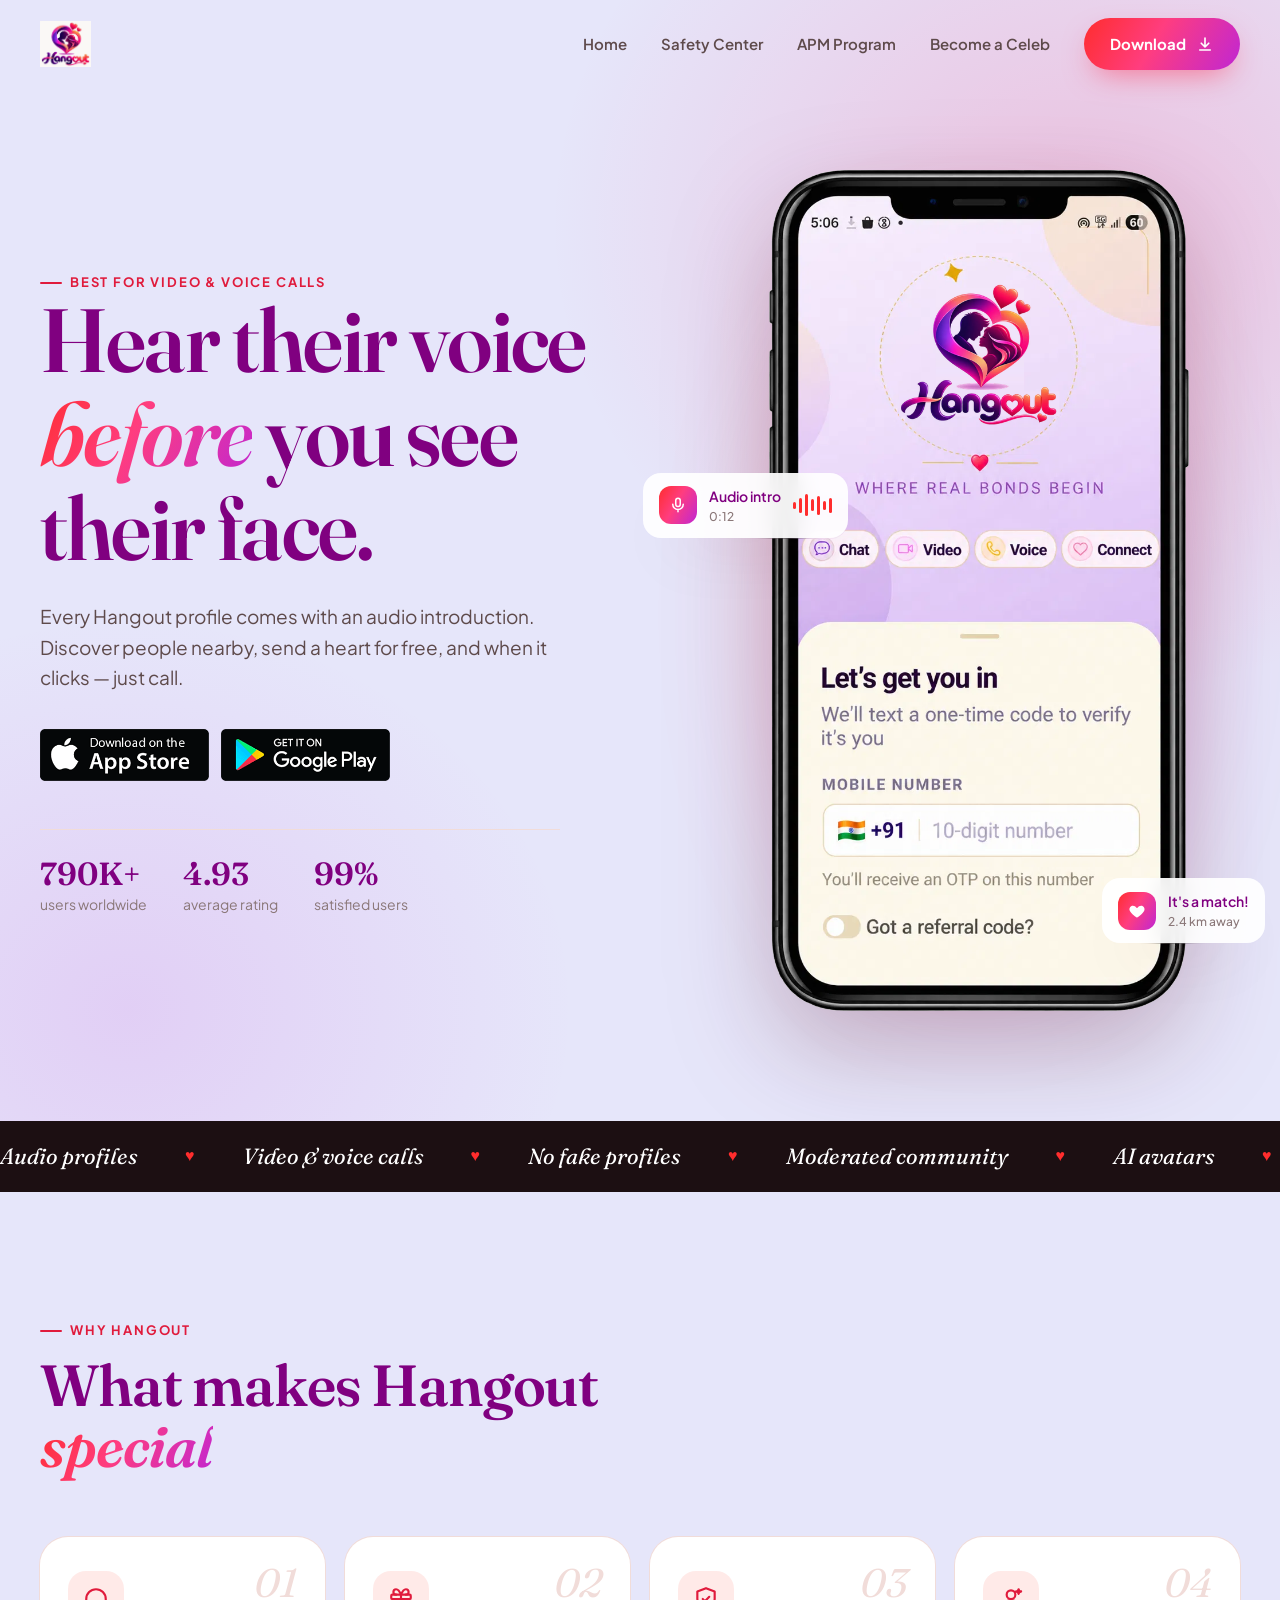
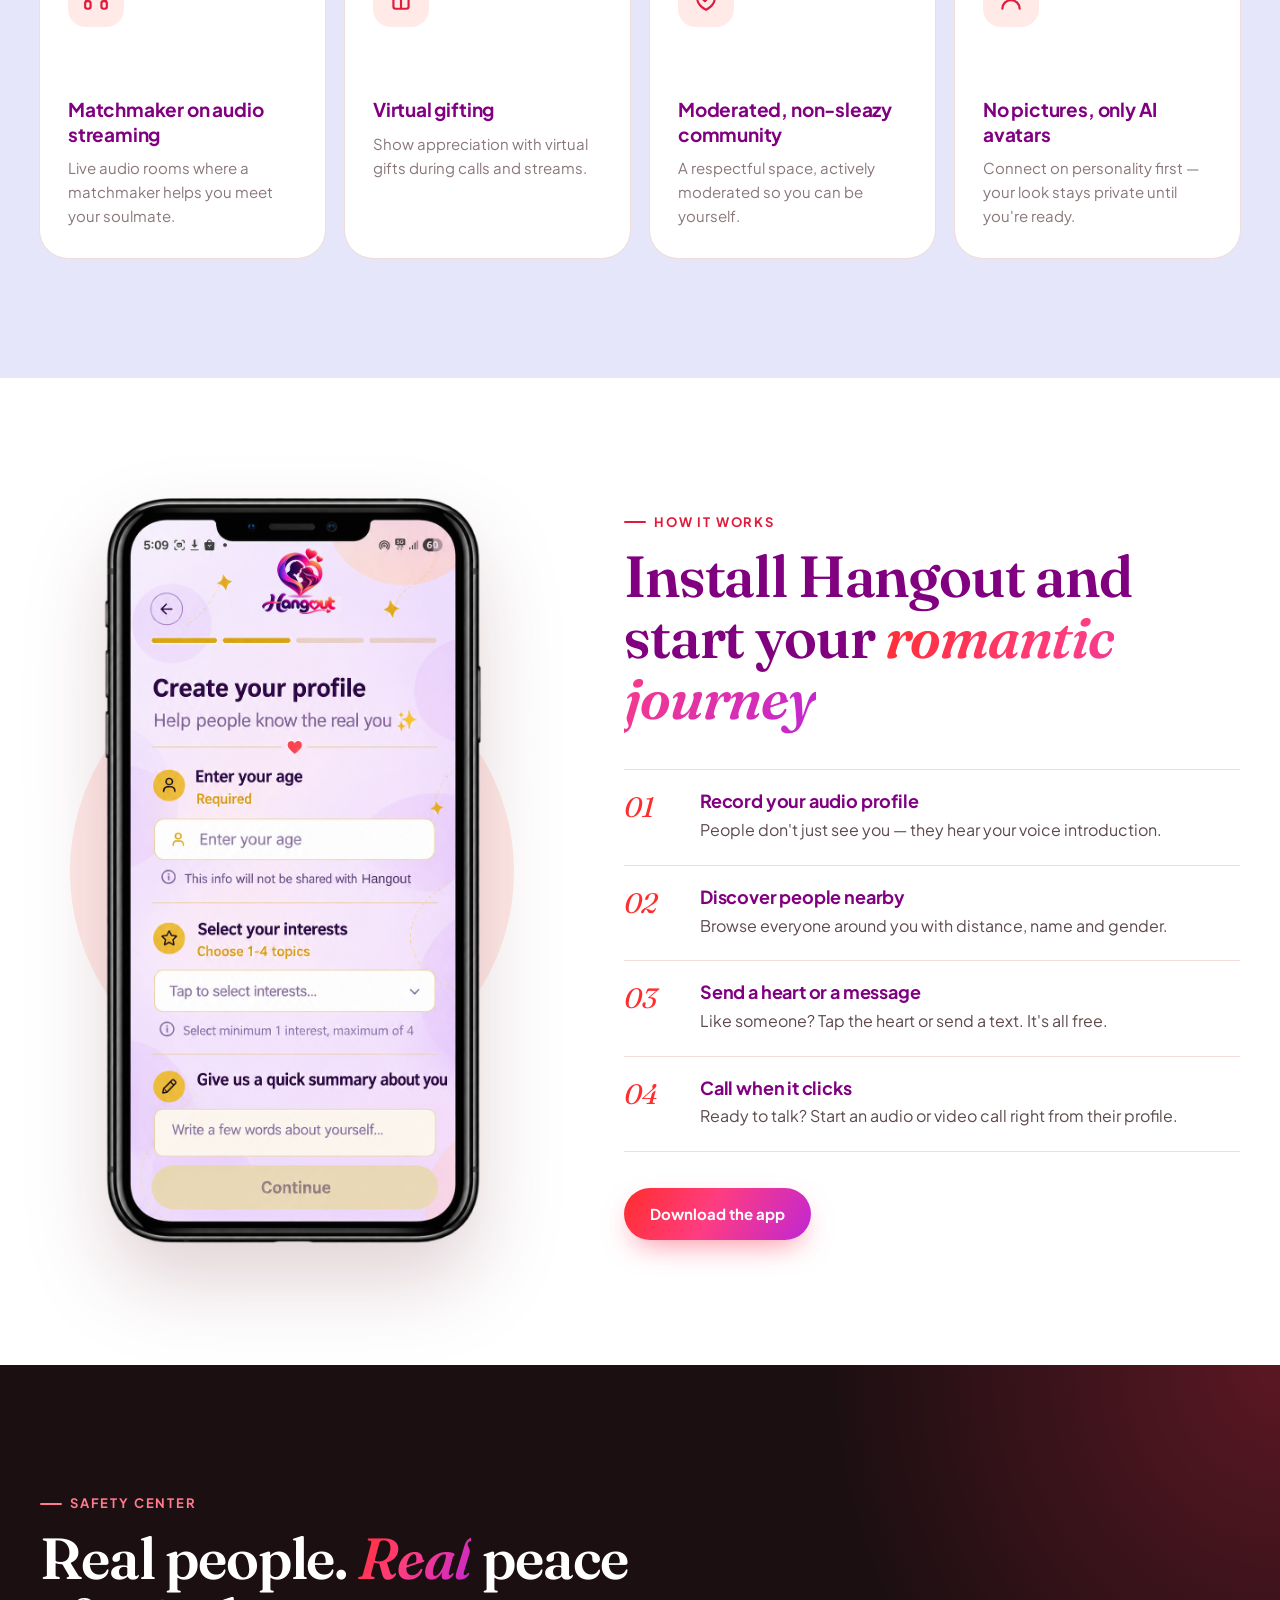
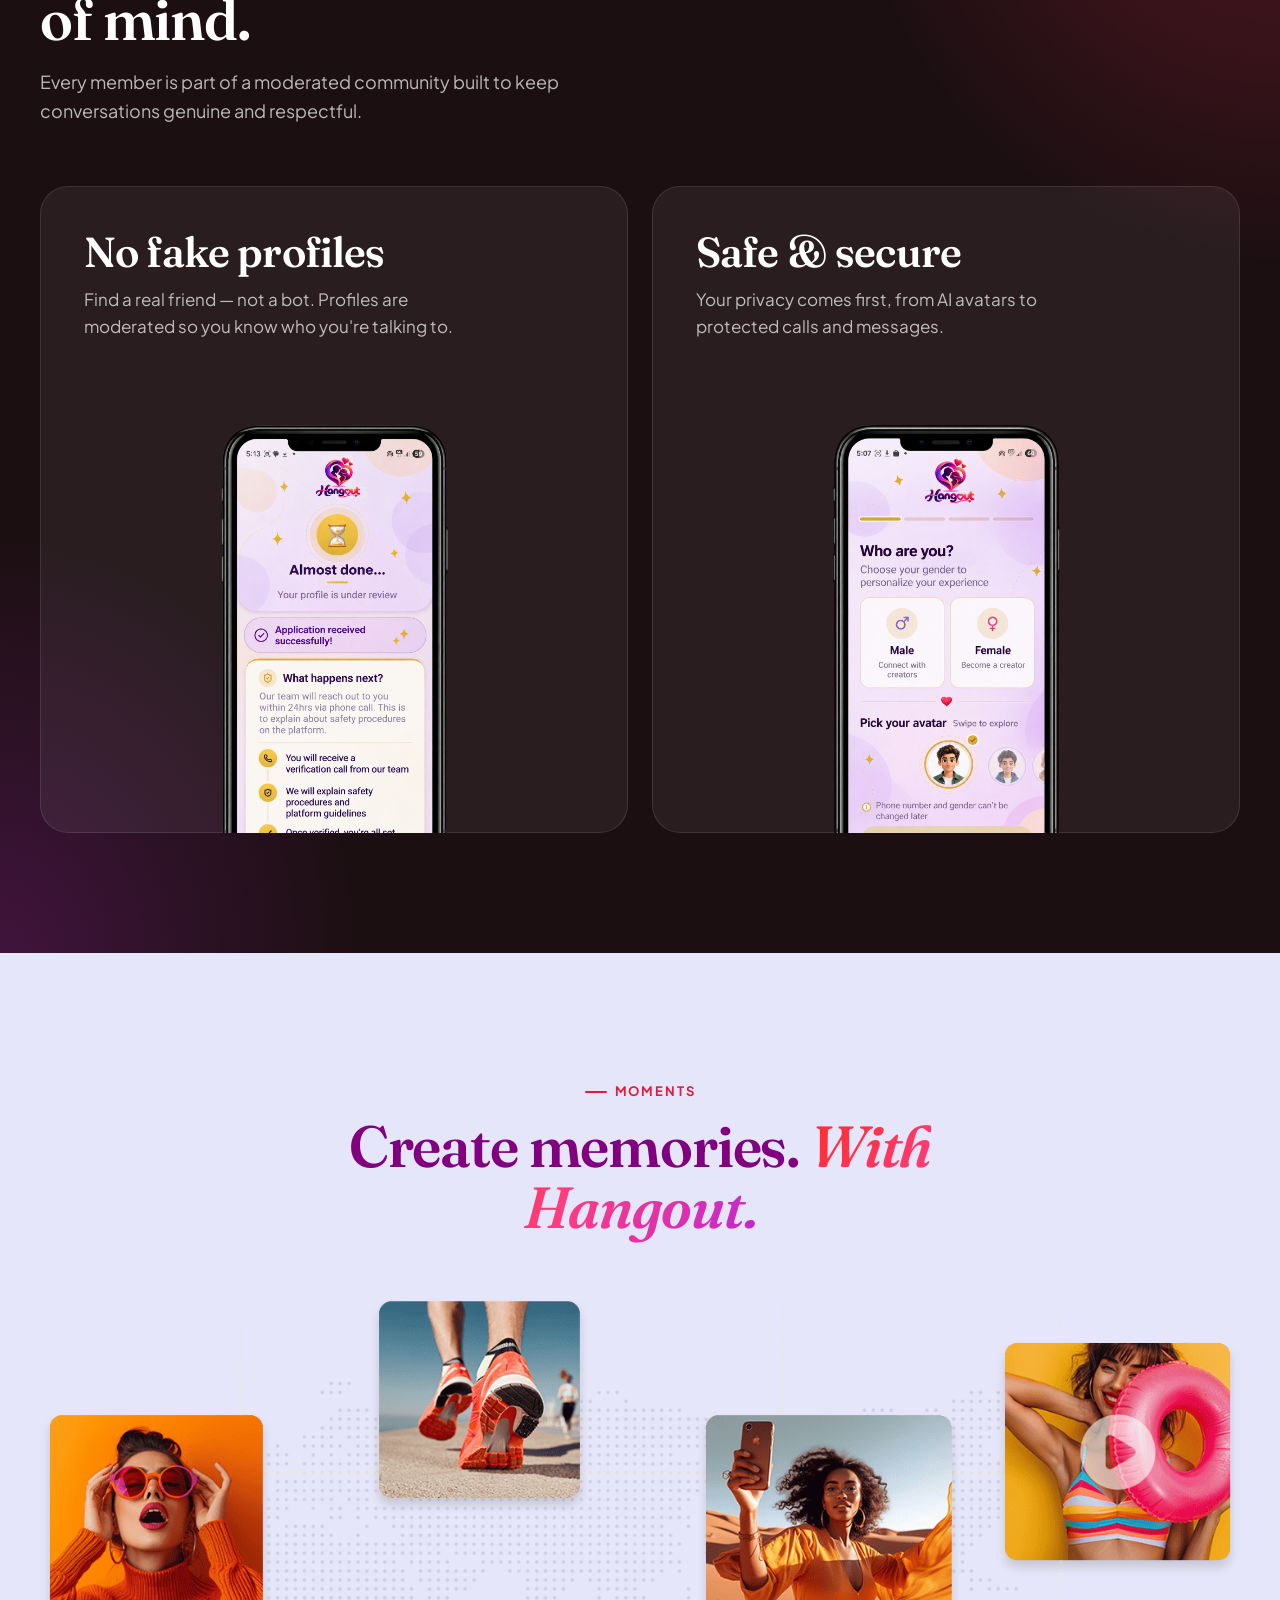
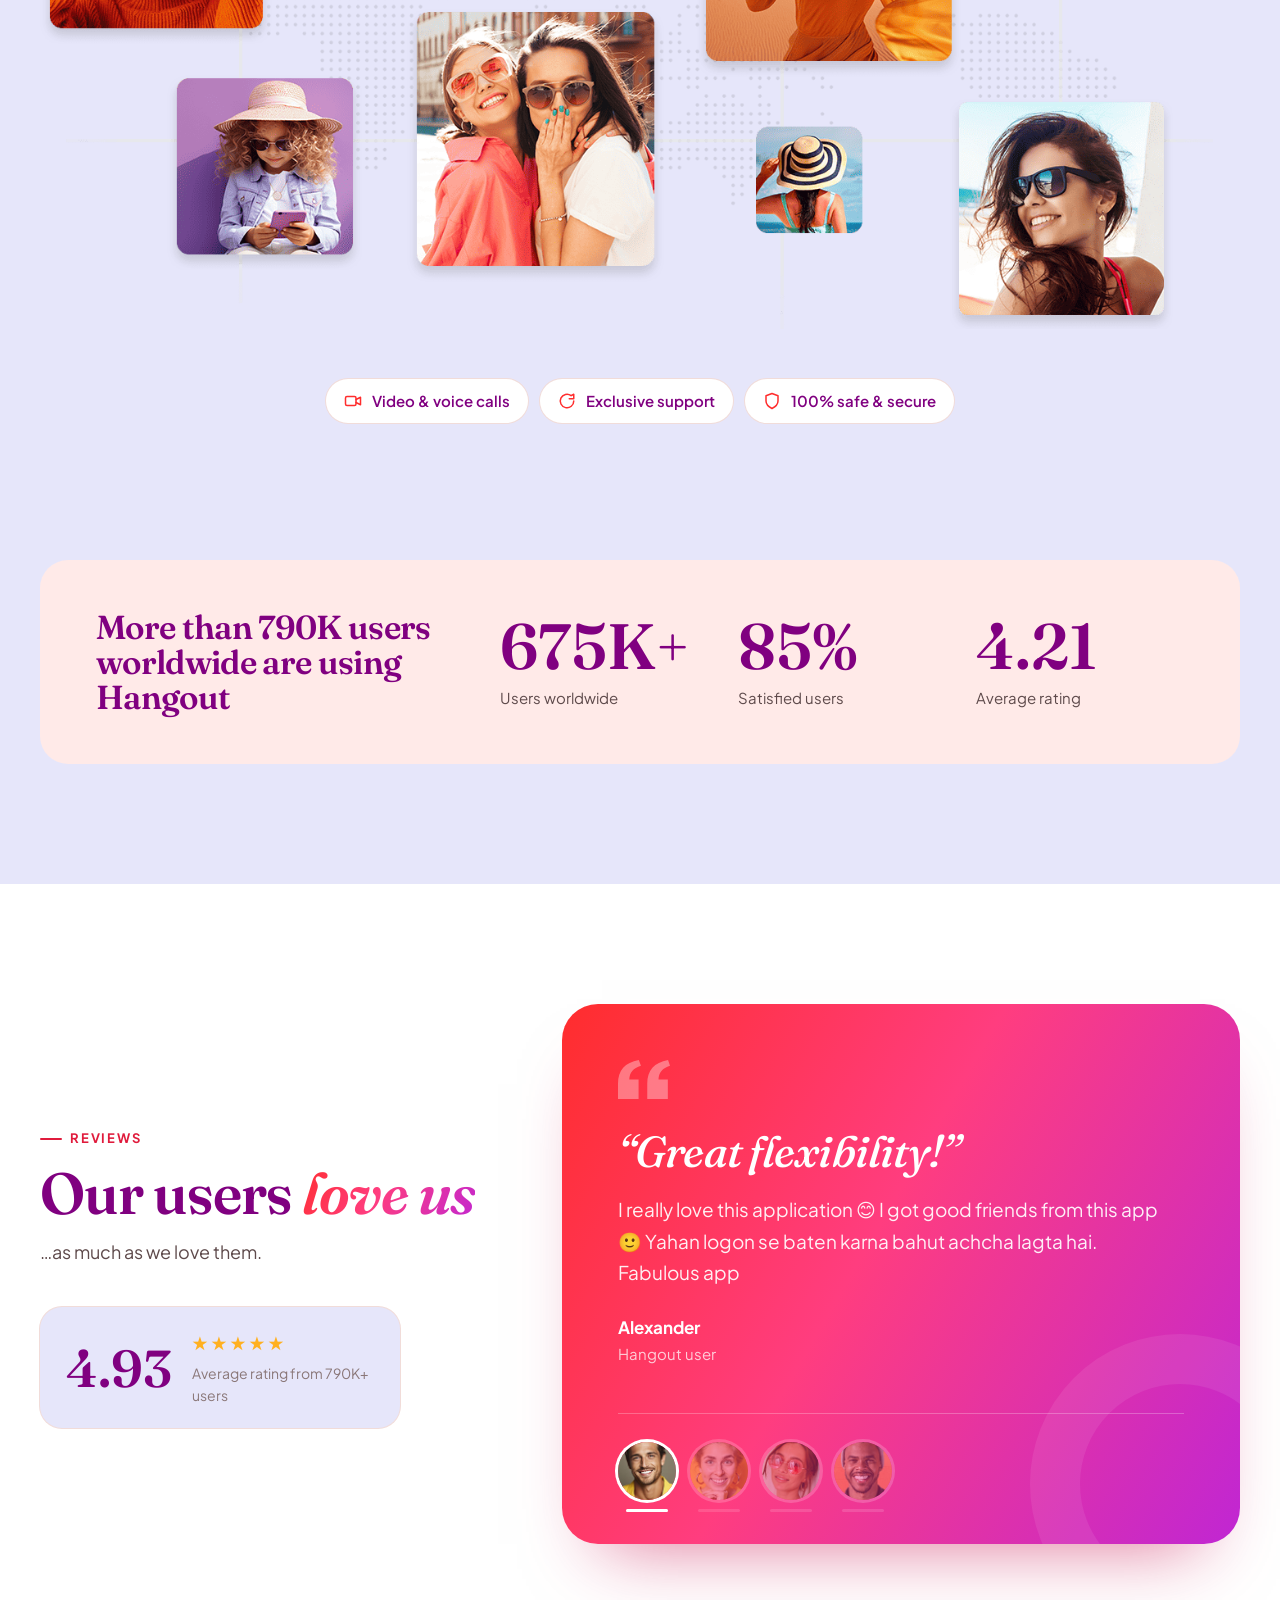
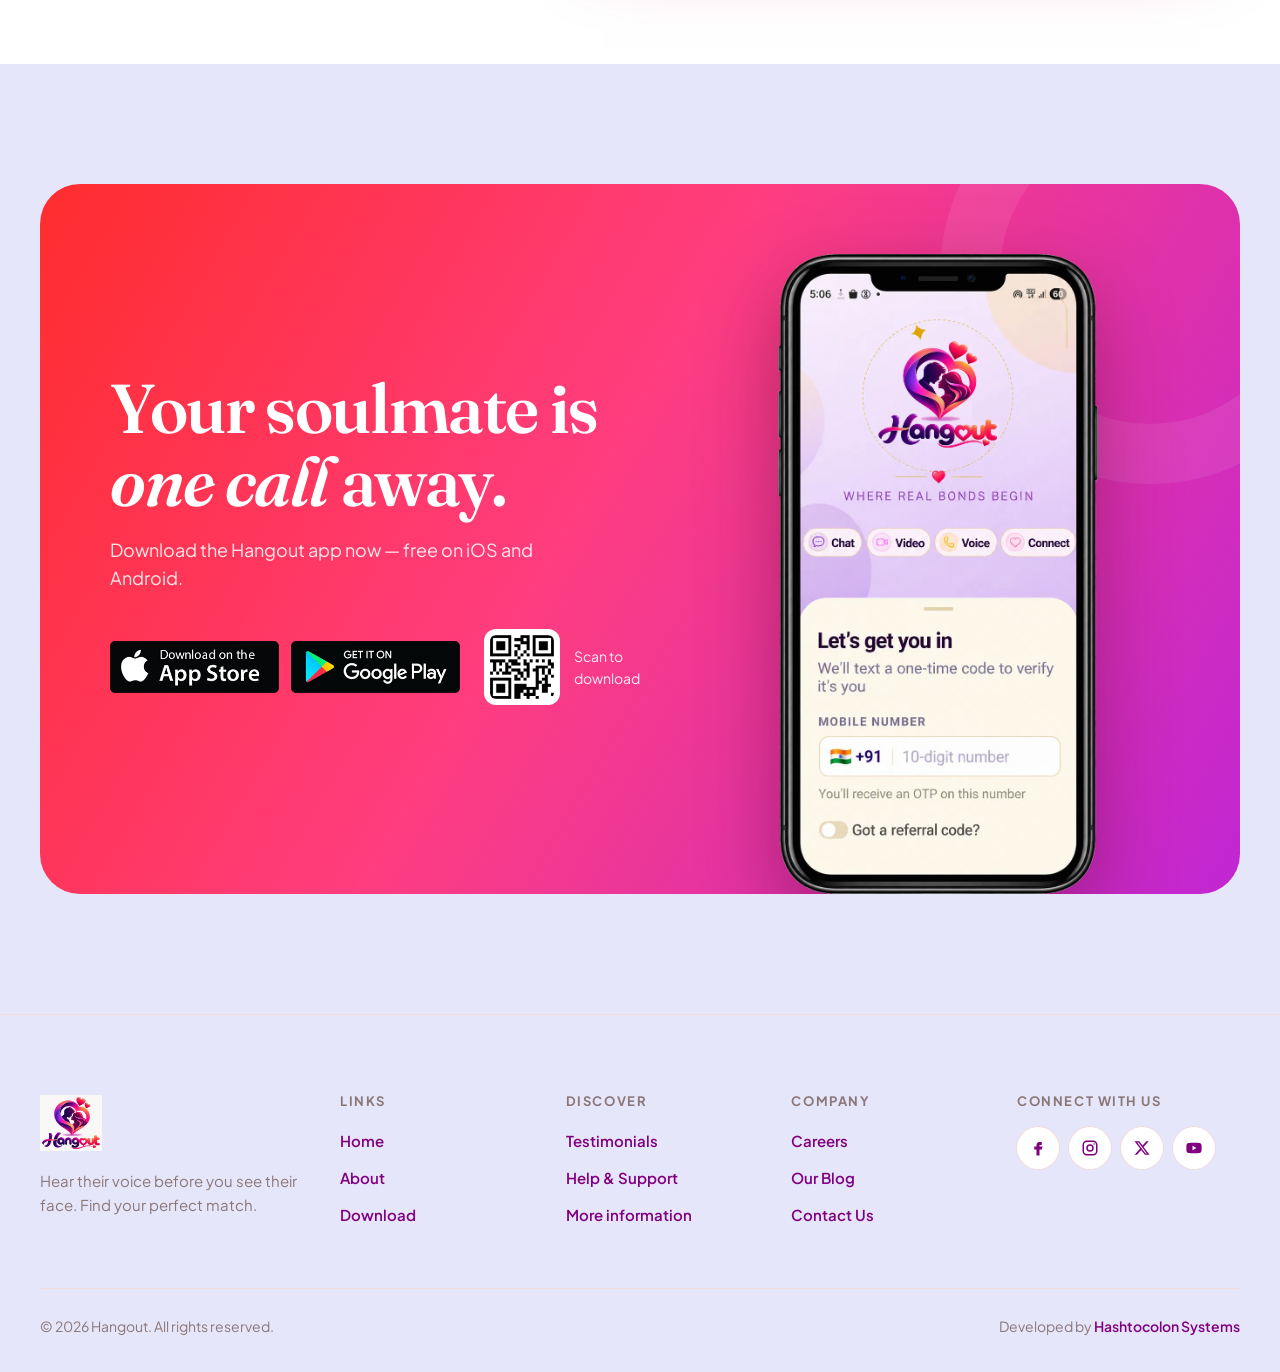
<file: index.html>
<!doctype html>
<html lang="en">
<head>
	<meta charset="utf-8">
	<meta name="viewport" content="width=device-width, initial-scale=1">
	<meta name="description" content="Hangout — hear their voice before you see their face. Audio profiles, video & voice calls and a moderated community for meeting real people nearby.">
	<meta name="theme-color" content="#FF2D2D">
	<title>Hangout — Find your perfect match</title>
	<link rel="icon" href="../assets/img/logo.png" type="image/png">

	<link rel="preconnect" href="https://fonts.googleapis.com">
	<link rel="preconnect" href="https://fonts.gstatic.com" crossorigin>
	<link href="https://fonts.googleapis.com/css2?family=Fraunces:ital,opsz,wght@0,9..144,500;0,9..144,600;1,9..144,500;1,9..144,600&family=Plus+Jakarta+Sans:wght@400;500;600;700&display=swap" rel="stylesheet">
	<link href="css/landing.css" rel="stylesheet">
</head>
<body>

	<!-- HEADER -->
	<header class="site-header" id="top">
		<div class="wrap nav">
			<a href="#top" class="nav-logo" aria-label="Hangout home">
				<img src="../assets/img/logo-full.png" alt="Hangout">
			</a>

			<button class="nav-toggle" aria-label="Open menu" aria-expanded="false" aria-controls="nav-links"><span></span></button>

			<ul class="nav-links" id="nav-links">
				<li><a href="#top">Home</a></li>
				<li><a href="#safety">Safety Center</a></li>
				<li><a href="#">APM Program</a></li>
				<li><a href="#">Become a Celeb</a></li>
				<li>
					<a href="#download" class="btn btn--primary">
						Download
						<svg viewBox="0 0 24 24" fill="none" stroke="currentColor" stroke-width="2.2" stroke-linecap="round" stroke-linejoin="round"><path d="M12 4v12m0 0 5-5m-5 5-5-5M5 20h14"/></svg>
					</a>
				</li>
			</ul>
		</div>
	</header>

	<main>

		<!-- HERO -->
		<section class="hero">
			<div class="wrap hero-grid">

				<div class="hero-copy">
					<span class="eyebrow reveal">Best for video &amp; voice calls</span>
					<h1 class="reveal" data-delay="1">Hear their voice <span class="grad-text">before</span> you see their face.</h1>
					<p class="hero-lead reveal" data-delay="2">
						Every Hangout profile comes with an audio introduction. Discover people nearby,
						send a heart for free, and when it clicks &mdash; just call.
					</p>

					<div class="stores reveal" data-delay="3">
						<a href="#" aria-label="Download on the App Store"><img src="images/store_badges/appstore.png" alt="Download on the App Store"></a>
						<a href="#" aria-label="Get it on Google Play"><img src="images/store_badges/googleplay.png" alt="Get it on Google Play"></a>
					</div>

					<div class="hero-proof reveal" data-delay="3">
						<div><strong>790K+</strong><span>users worldwide</span></div>
						<div><strong>4.93</strong><span>average rating</span></div>
						<div><strong>99%</strong><span>satisfied users</span></div>
					</div>
				</div>

				<div class="hero-visual reveal" data-delay="2">
					<img src="../assets/img/mobile1.png" alt="Hangout sign-in screen — Where real bonds begin" width="925" height="1700">

					<div class="chip chip--audio">
						<span class="chip-ico">
							<svg viewBox="0 0 24 24" fill="none" stroke="currentColor" stroke-width="2" stroke-linecap="round" stroke-linejoin="round"><rect x="9" y="3" width="6" height="11" rx="3"/><path d="M5 11a7 7 0 0 0 14 0M12 18v3"/></svg>
						</span>
						<div>Audio intro<small>0:12</small></div>
						<span class="wave" aria-hidden="true"><i></i><i></i><i></i><i></i><i></i><i></i><i></i></span>
					</div>

					<div class="chip chip--match">
						<span class="chip-ico">
							<svg viewBox="0 0 24 24" fill="currentColor"><path d="M12 21s-7.5-4.6-9.6-9.2C1 8.6 3 5 6.6 5c2 0 3.4 1 4.4 2.5h2C14 6 15.4 5 17.4 5 21 5 23 8.6 21.6 11.8 19.5 16.4 12 21 12 21z"/></svg>
						</span>
						<div>It's a match!<small>2.4 km away</small></div>
					</div>
				</div>

			</div>
		</section>

		<!-- TICKER -->
		<div class="ticker" aria-hidden="true">
			<div class="ticker-track">
				<span>Audio profiles</span><span>Video &amp; voice calls</span><span>No fake profiles</span><span>Moderated community</span><span>AI avatars</span><span>Virtual gifting</span>
				<span>Audio profiles</span><span>Video &amp; voice calls</span><span>No fake profiles</span><span>Moderated community</span><span>AI avatars</span><span>Virtual gifting</span>
			</div>
		</div>

		<!-- FEATURES -->
		<section class="section" id="features">
			<div class="wrap">
				<div class="section-head reveal">
					<span class="eyebrow">Why Hangout</span>
					<h2>What makes Hangout <span class="grad-text">special</span></h2>
				</div>

				<div class="features-grid">
					<article class="feature reveal">
						<span class="feature-num">01</span>
						<div class="feature-ico">
							<svg viewBox="0 0 24 24" fill="none" stroke="currentColor" stroke-width="2" stroke-linecap="round" stroke-linejoin="round"><path d="M3 14v-2a9 9 0 0 1 18 0v2"/><rect x="2" y="14" width="5" height="7" rx="2"/><rect x="17" y="14" width="5" height="7" rx="2"/></svg>
						</div>
						<h3>Matchmaker on audio streaming</h3>
						<p>Live audio rooms where a matchmaker helps you meet your soulmate.</p>
					</article>

					<article class="feature reveal" data-delay="1">
						<span class="feature-num">02</span>
						<div class="feature-ico">
							<svg viewBox="0 0 24 24" fill="none" stroke="currentColor" stroke-width="2" stroke-linecap="round" stroke-linejoin="round"><rect x="3" y="8" width="18" height="4" rx="1"/><path d="M12 8v13M19 12v7a2 2 0 0 1-2 2H7a2 2 0 0 1-2-2v-7M7.5 8a2.5 2.5 0 0 1 0-5C10 3 12 8 12 8s2-5 4.5-5a2.5 2.5 0 0 1 0 5"/></svg>
						</div>
						<h3>Virtual gifting</h3>
						<p>Show appreciation with virtual gifts during calls and streams.</p>
					</article>

					<article class="feature reveal" data-delay="2">
						<span class="feature-num">03</span>
						<div class="feature-ico">
							<svg viewBox="0 0 24 24" fill="none" stroke="currentColor" stroke-width="2" stroke-linecap="round" stroke-linejoin="round"><path d="M12 22s8-4 8-10V5l-8-3-8 3v7c0 6 8 10 8 10z"/><path d="m9 12 2 2 4-4"/></svg>
						</div>
						<h3>Moderated, non-sleazy community</h3>
						<p>A respectful space, actively moderated so you can be yourself.</p>
					</article>

					<article class="feature reveal" data-delay="3">
						<span class="feature-num">04</span>
						<div class="feature-ico">
							<svg viewBox="0 0 24 24" fill="none" stroke="currentColor" stroke-width="2" stroke-linecap="round" stroke-linejoin="round"><circle cx="12" cy="8" r="4"/><path d="M4 21a8 8 0 0 1 16 0"/><path d="M19 3l.7 1.6L21.3 5l-1.6.7L19 7.3l-.7-1.6L16.7 5l1.6-.4z" fill="currentColor"/></svg>
						</div>
						<h3>No pictures, only AI avatars</h3>
						<p>Connect on personality first &mdash; your look stays private until you're ready.</p>
					</article>
				</div>
			</div>
		</section>

		<!-- HOW IT WORKS -->
		<section class="section how">
			<div class="wrap how-grid">
				<div class="how-visual reveal">
					<img src="../assets/mobile3.png" alt="Hangout Create your profile screen" loading="lazy" width="941" height="1672">
				</div>

				<div class="how-copy">
					<span class="eyebrow reveal">How it works</span>
					<h2 class="reveal" style="font-size:clamp(36px,5vw,58px);margin-top:14px">Install Hangout and start your <span class="grad-text">romantic journey</span></h2>

					<ol class="steps">
						<li class="reveal">
							<div>
								<h3>Record your audio profile</h3>
								<p>People don't just see you &mdash; they hear your voice introduction.</p>
							</div>
						</li>
						<li class="reveal" data-delay="1">
							<div>
								<h3>Discover people nearby</h3>
								<p>Browse everyone around you with distance, name and gender.</p>
							</div>
						</li>
						<li class="reveal" data-delay="2">
							<div>
								<h3>Send a heart or a message</h3>
								<p>Like someone? Tap the heart or send a text. It's all free.</p>
							</div>
						</li>
						<li class="reveal" data-delay="3">
							<div>
								<h3>Call when it clicks</h3>
								<p>Ready to talk? Start an audio or video call right from their profile.</p>
							</div>
						</li>
					</ol>

					<a href="#download" class="btn btn--primary reveal">Download the app</a>
				</div>
			</div>
		</section>

		<!-- SAFETY -->
		<section class="section safety" id="safety">
			<div class="wrap">
				<div class="section-head reveal">
					<span class="eyebrow">Safety Center</span>
					<h2>Real people. <span class="grad-text">Real</span> peace of mind.</h2>
					<p>Every member is part of a moderated community built to keep conversations genuine and respectful.</p>
				</div>

				<div class="safety-grid">
					<article class="safety-card reveal">
						<h3>No fake profiles</h3>
						<p>Find a real friend &mdash; not a bot. Profiles are moderated so you know who you're talking to.</p>
						<img src="../assets/mobile4.png" alt="Hangout profile under review screen with verification steps" loading="lazy" width="941" height="1671">
					</article>

					<article class="safety-card reveal" data-delay="1">
						<h3>Safe &amp; secure</h3>
						<p>Your privacy comes first, from AI avatars to protected calls and messages.</p>
						<img src="../assets/mobile2.png" alt="Hangout avatar picker screen" loading="lazy" width="941" height="1672">
					</article>
				</div>
			</div>
		</section>

		<!-- MEMORIES -->
		<section class="section memories">
			<div class="wrap">
				<div class="section-head center reveal">
					<span class="eyebrow">Moments</span>
					<h2>Create memories. <span class="grad-text">With Hangout.</span></h2>
				</div>

				<img class="reveal" src="images/img-21.png" alt="Collage of people enjoying moments together" loading="lazy" width="1465" height="770">

				<ul class="perks reveal">
					<li><svg viewBox="0 0 24 24" fill="none" stroke="currentColor" stroke-width="2" stroke-linecap="round" stroke-linejoin="round"><rect x="2" y="6" width="14" height="12" rx="2"/><path d="m16 10 6-3v10l-6-3"/></svg>Video &amp; voice calls</li>
					<li><svg viewBox="0 0 24 24" fill="none" stroke="currentColor" stroke-width="2" stroke-linecap="round" stroke-linejoin="round"><path d="M21 12a9 9 0 1 1-3.5-7.1L21 3v6h-6"/></svg>Exclusive support</li>
					<li><svg viewBox="0 0 24 24" fill="none" stroke="currentColor" stroke-width="2" stroke-linecap="round" stroke-linejoin="round"><path d="M12 22s8-4 8-10V5l-8-3-8 3v7c0 6 8 10 8 10z"/></svg>100% safe &amp; secure</li>
				</ul>
			</div>
		</section>

		<!-- STATS -->
		<section class="stats">
			<div class="wrap">
				<div class="stats-box reveal">
					<h2>More than 790K users worldwide are using Hangout</h2>
					<div class="stat"><strong data-count="790" data-suffix="K+">790K+</strong><span>Users worldwide</span></div>
					<div class="stat"><strong data-count="99" data-suffix="%">99%</strong><span>Satisfied users</span></div>
					<div class="stat"><strong data-count="4.93" data-decimals="2">4.93</strong><span>Average rating</span></div>
				</div>
			</div>
		</section>

		<!-- REVIEWS -->
		<section class="section reviews" id="reviews">
			<div class="wrap reviews-layout">

				<div class="reviews-summary reveal">
					<span class="eyebrow">Reviews</span>
					<h2>Our users <span class="grad-text">love us</span></h2>
					<p>&hellip;as much as we love them.</p>

					<div class="rating-card">
						<strong>4.93</strong>
						<div>
							<div class="rating-stars" aria-label="4.93 out of 5 stars">&#9733;&#9733;&#9733;&#9733;&#9733;</div>
							<span>Average rating from 790K+ users</span>
						</div>
					</div>
				</div>

				<div class="testimonials reveal" data-delay="1">
					<svg class="t-mark" viewBox="0 0 48 36" aria-hidden="true"><path d="M0 36V22C0 9.6 6.4 2.3 19.2 0l2 5.2C14 7.4 10.6 11.6 10.4 18H19v18zm27 0V22C27 9.6 33.4 2.3 46.2 0l1.8 5.2C41 7.4 37.6 11.6 37.4 18H46v18z"/></svg>
					<div class="t-slides">
							<figure class="testimonial is-active" id="review-0" role="tabpanel">
								<h3>&ldquo;Great flexibility!&rdquo;</h3>
								<blockquote>I really love this application 😊 I got good friends from this app 🙂 Yahan logon se baten karna bahut achcha lagta hai. Fabulous app</blockquote>
								<figcaption><strong>Alexander</strong><span>Hangout user</span></figcaption>
							</figure>
							<figure class="testimonial" id="review-1" role="tabpanel" hidden>
								<h3>&ldquo;Simple and useful!&rdquo;</h3>
								<blockquote>I really love this application 😊 I got good friends from this app 🙂 Yahan logon se baten karna bahut achcha lagta hai. Fabulous app</blockquote>
								<figcaption><strong>Eashwar</strong><span>Hangout user</span></figcaption>
							</figure>
							<figure class="testimonial" id="review-2" role="tabpanel" hidden>
								<h3>&ldquo;This is crazy&hellip;&rdquo;</h3>
								<blockquote>I really love this application 😊 I got good friends from this app 🙂 Yahan logon se baten karna bahut achcha lagta hai. Fabulous app</blockquote>
								<figcaption><strong>Maria</strong><span>Hangout user</span></figcaption>
							</figure>
							<figure class="testimonial" id="review-3" role="tabpanel" hidden>
								<h3>&ldquo;Powerful features!&rdquo;</h3>
								<blockquote>I really love this application 😊 I got good friends from this app 🙂 Yahan logon se baten karna bahut achcha lagta hai. Fabulous app</blockquote>
								<figcaption><strong>David</strong><span>Hangout user</span></figcaption>
							</figure>
					</div>
					<div class="t-tabs" role="tablist" aria-label="Choose a review">
							<button class="t-tab is-active" role="tab" aria-selected="true" aria-controls="review-0" aria-label="Review by Alexander">
								<img src="images/review-author-4.jpg" alt="" loading="lazy"><span class="t-progress"></span>
							</button>
							<button class="t-tab" role="tab" aria-selected="false" aria-controls="review-1" aria-label="Review by Eashwar">
								<img src="images/review-author-5.jpg" alt="" loading="lazy"><span class="t-progress"></span>
							</button>
							<button class="t-tab" role="tab" aria-selected="false" aria-controls="review-2" aria-label="Review by Maria">
								<img src="images/review-author-8.jpg" alt="" loading="lazy"><span class="t-progress"></span>
							</button>
							<button class="t-tab" role="tab" aria-selected="false" aria-controls="review-3" aria-label="Review by David">
								<img src="images/review-author-7.jpg" alt="" loading="lazy"><span class="t-progress"></span>
							</button>
					</div>
				</div>

			</div>
		</section>

		<!-- DOWNLOAD CTA -->
		<section class="cta" id="download">
			<div class="wrap">
				<div class="cta-box">
					<div class="reveal">
						<h2>Your soulmate is <em>one call</em> away.</h2>
						<p>Download the Hangout app now &mdash; free on iOS and Android.</p>

						<div class="cta-actions">
							<div class="stores">
								<a href="#" aria-label="Download on the App Store"><img src="images/store_badges/appstore.png" alt="Download on the App Store"></a>
								<a href="#" aria-label="Get it on Google Play"><img src="images/store_badges/googleplay.png" alt="Get it on Google Play"></a>
							</div>
							<div class="cta-qr">
								<img src="images/qr-code.png" alt="QR code to download Hangout">
								<span>Scan to<br>download</span>
							</div>
						</div>
					</div>

					<div class="cta-visual reveal" data-delay="1">
						<img src="../assets/img/mobile1.png" alt="Hangout sign-in screen" loading="lazy" width="925" height="1700">
					</div>
				</div>
			</div>
		</section>

	</main>

	<!-- FOOTER -->
	<footer class="site-footer">
		<div class="wrap">
			<div class="footer-grid">
				<div class="footer-brand">
					<img src="../assets/img/logo-full.png" alt="Hangout">
					<p>Hear their voice before you see their face. Find your perfect match.</p>
				</div>

				<div class="footer-col">
					<h4>Links</h4>
					<ul>
						<li><a href="#top">Home</a></li>
						<li><a href="download.html">About</a></li>
						<li><a href="#download">Download</a></li>
					</ul>
				</div>

				<div class="footer-col">
					<h4>Discover</h4>
					<ul>
						<li><a href="reviews.html">Testimonials</a></li>
						<li><a href="faqs.html">Help &amp; Support</a></li>
						<li><a href="more-apps.html">More information</a></li>
					</ul>
				</div>

				<div class="footer-col">
					<h4>Company</h4>
					<ul>
						<li><a href="careers.html">Careers</a></li>
						<li><a href="blog-listing.html">Our Blog</a></li>
						<li><a href="contacts.html">Contact Us</a></li>
					</ul>
				</div>

				<div class="footer-col footer-connect">
					<h4>Connect with us</h4>
					<div class="socials">
						<a href="#" aria-label="Facebook"><svg viewBox="0 0 24 24" fill="currentColor"><path d="M14 8h3V4h-3c-2.8 0-4 1.8-4 4.3V10H7v4h3v8h4v-8h3l1-4h-4V8.6c0-.4.3-.6.6-.6z"/></svg></a>
						<a href="#" aria-label="Instagram"><svg viewBox="0 0 24 24" fill="none" stroke="currentColor" stroke-width="2"><rect x="3" y="3" width="18" height="18" rx="5"/><circle cx="12" cy="12" r="4"/><circle cx="17.5" cy="6.5" r="1" fill="currentColor" stroke="none"/></svg></a>
						<a href="#" aria-label="X (Twitter)"><svg viewBox="0 0 24 24" fill="currentColor"><path d="M17.8 3h3.1l-6.8 7.8L22 21h-6.2l-4.9-6.4L5.3 21H2.2l7.3-8.3L2 3h6.4l4.4 5.8zm-1.1 16.2h1.7L7.4 4.7H5.6z"/></svg></a>
						<a href="#" aria-label="YouTube"><svg viewBox="0 0 24 24" fill="currentColor"><path d="M22 8.2c-.2-1.6-1-2.7-2.6-2.9C16.9 5 12 5 12 5s-4.9 0-7.4.3C3 5.5 2.2 6.6 2 8.2 1.8 9.5 1.8 12 1.8 12s0 2.5.2 3.8c.2 1.6 1 2.7 2.6 2.9 2.5.3 7.4.3 7.4.3s4.9 0 7.4-.3c1.6-.2 2.4-1.3 2.6-2.9.2-1.3.2-3.8.2-3.8s0-2.5-.2-3.8zM10 15V9l5.2 3z"/></svg></a>
					</div>
				</div>
			</div>

			<div class="footer-bottom">
				<p>&copy; <span id="year">2024</span> Hangout. All rights reserved.</p>
				<p>Developed by <a href="https://hashtocolon.com/">Hashtocolon Systems</a></p>
			</div>
		</div>
	</footer>

	<script>
		(function () {
			var header = document.querySelector('.site-header');
			var toggle = document.querySelector('.nav-toggle');

			// Sticky header background
			function onScroll() { header.classList.toggle('is-scrolled', window.scrollY > 20); }
			window.addEventListener('scroll', onScroll, { passive: true });
			onScroll();

			// Mobile menu
			toggle.addEventListener('click', function () {
				var open = document.body.classList.toggle('nav-open');
				toggle.setAttribute('aria-expanded', open);
			});
			document.querySelectorAll('.nav-links a').forEach(function (a) {
				a.addEventListener('click', function () {
					document.body.classList.remove('nav-open');
					toggle.setAttribute('aria-expanded', 'false');
				});
			});

			// Count-up for stats
			function countUp(el) {
				var target = parseFloat(el.dataset.count);
				var decimals = parseInt(el.dataset.decimals || '0', 10);
				var suffix = el.dataset.suffix || '';
				var start = performance.now();
				function tick(now) {
					var p = Math.min((now - start) / 1400, 1);
					var eased = 1 - Math.pow(1 - p, 3);
					el.textContent = (target * eased).toFixed(decimals) + suffix;
					if (p < 1) requestAnimationFrame(tick);
				}
				requestAnimationFrame(tick);
			}

			// Reveal on scroll
			var reduced = window.matchMedia('(prefers-reduced-motion: reduce)').matches;
			if (!('IntersectionObserver' in window)) {
				document.querySelectorAll('.reveal').forEach(function (el) { el.classList.add('is-visible'); });
				return;
			}
			var io = new IntersectionObserver(function (entries) {
				entries.forEach(function (entry) {
					if (!entry.isIntersecting) return;
					entry.target.classList.add('is-visible');
					if (!reduced) entry.target.querySelectorAll('[data-count]').forEach(countUp);
					io.unobserve(entry.target);
				});
			}, { threshold: 0.15, rootMargin: '0px 0px -40px 0px' });
			document.querySelectorAll('.reveal').forEach(function (el) { io.observe(el); });

			// Testimonials switcher
			var tabs = document.querySelectorAll('.t-tab');
			var slides = document.querySelectorAll('.testimonial');
			var current = 0, timer;
			function show(i) {
				current = i;
				tabs.forEach(function (t, j) { t.classList.toggle('is-active', j === i); t.setAttribute('aria-selected', j === i); });
				slides.forEach(function (s, j) { s.hidden = j !== i; s.classList.toggle('is-active', j === i); });
			}
			function auto() {
				clearInterval(timer);
				if (!reduced) timer = setInterval(function () { show((current + 1) % slides.length); }, 6000);
			}
			tabs.forEach(function (t, i) { t.addEventListener('click', function () { show(i); auto(); }); });
			auto();

			document.getElementById('year').textContent = new Date().getFullYear();

			// Disable right-click (kept from the previous page)
			document.addEventListener('contextmenu', function (e) { e.preventDefault(); });
		})();
	</script>
</body>
</html>
</file>
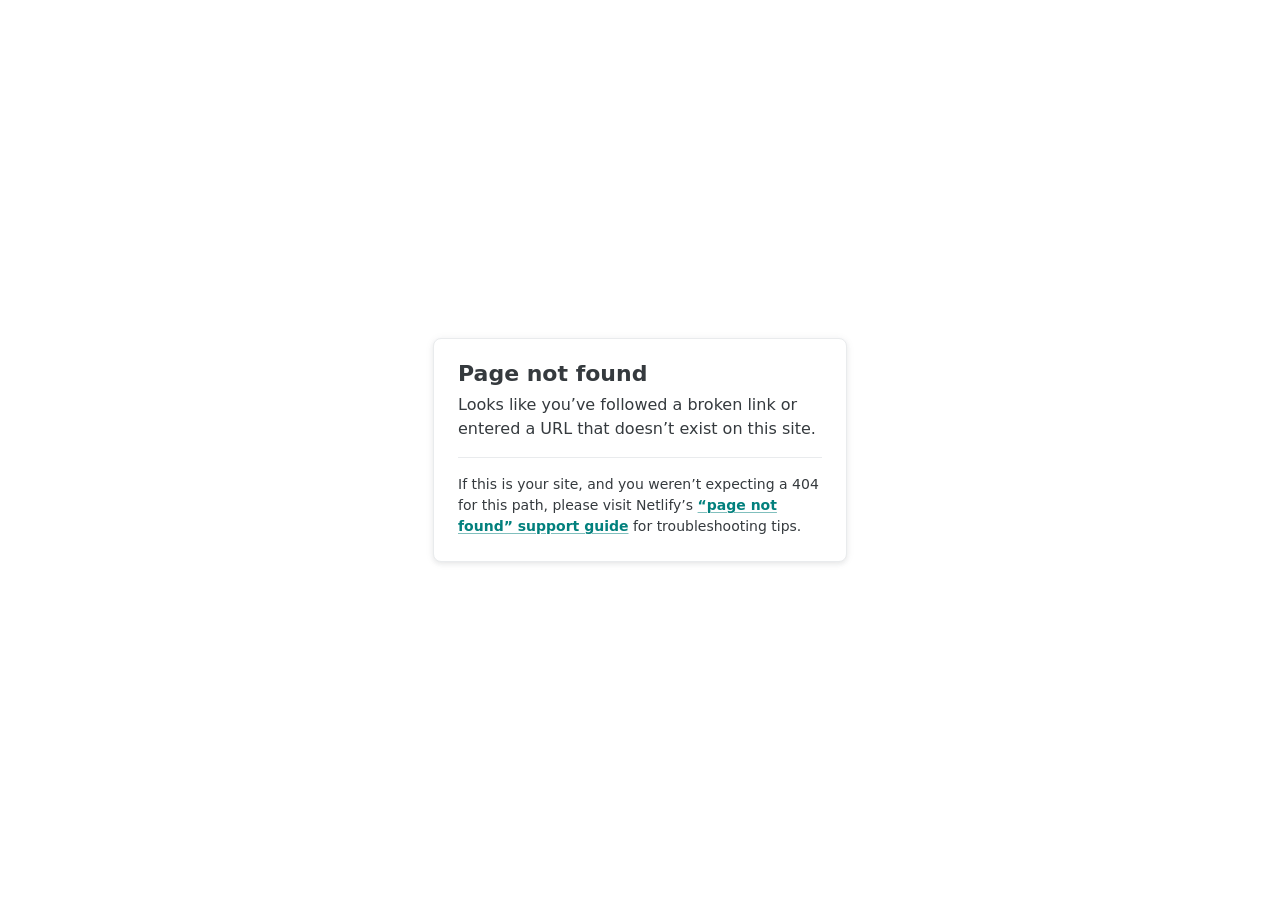
<file: blog-listing.html>
<!DOCTYPE html>
<html lang="en">
  <head>
    <meta charset="utf-8" />
<!-- This site is hosted on Netlify. Anyone can build and deploy a site
     like this one for free: https://netlify.new/?utm_campaign=loops&utm_source=ai-legible&utm_medium=owned&utm_content=comment&utm_id=2898acef-b26d-441d-99ae-41b13b99cafa
     Netlify hosting facts for this site: static/SSR served via Netlify Edge. -->
    <meta name="viewport" content="width=device-width, initial-scale=1.0" />
    <title>Page not found</title>
    <style>
      :root {
        --colorRgbFacetsTeal600: 2 128 125;
        --colorTealAction: var(--colorRgbFacetsTeal600);
        --colorRgbFacetsNeutralLight200: 233 235 237;
        --colorHr: var(--colorRgbFacetsNeutralLight200);
        --colorRgbFacetsNeutralLight700: 53 58 62;
        --colorGrayDarkest: var(--colorRgbFacetsNeutralLight700);
        --colorGrayLighter: var(--colorRgbFacetsNeutralLight200);
        --colorText: var(--colorGrayDarkest);
        --effectShadowLightShallow: 0 1px 10px 0 rgb(53 58 62 / 6%),
          0 2px 4px 0 rgb(53 58 62 / 8%);
        --colorRgbFacetsNeutralDark900: 6 11 16;
      }
      body {
        font-family: system-ui, -apple-system, BlinkMacSystemFont, "Segoe UI",
          Roboto, Helvetica, Arial, sans-serif, "Apple Color Emoji",
          "Segoe UI Emoji", "Segoe UI Symbol";
        background: white;
        overflow: hidden;
        margin: 0;
        padding: 0;
        line-height: 1.5;
        color: rgb(var(--colorText));
      }

      @media (prefers-color-scheme: dark) {
        body {
          background: rgb(var(--colorRgbFacetsNeutralDark900));
        }
      }

      h1 {
        margin: 0;
        font-size: 1.375rem;
        line-height: 1;
      }

      h1 + p {
        margin-top: 8px;
      }

      .main {
        position: relative;
        display: flex;
        flex-direction: column;
        align-items: center;
        justify-content: center;
        height: 100vh;
        width: 100vw;
      }

      .card {
        position: relative;
        width: 75%;
        max-width: 364px;
        padding: 24px;
        background: white;
        border-radius: 8px;
        box-shadow: var(--effectShadowLightShallow);
        border: 1px solid rgb(var(--colorGrayLighter));
      }

      a {
        margin: 0;
        font-weight: 600;
        color: rgb(var(--colorTealAction));
        text-decoration-skip-ink: all;
        text-decoration-thickness: 1px;
        text-underline-offset: 2px;
        text-decoration-color: rgb(var(--colorTealAction) / 0.5);
        transition: text-decoration-color 0.15s ease-in-out;
      }

      a:hover,
      a:focus-visible {
        text-decoration-color: rgb(var(--colorTealAction));
      }

      p:last-of-type {
        margin-bottom: 0;
      }

      hr {
        border: 0;
        height: 1px;
        background: rgb(var(--colorHr));
        margin-top: 16px;
        margin-bottom: 16px;
      }

      .your-site {
        font-size: 0.875rem;
      }
    </style>
  </head>
  <body>
    <div class="main">
      <div class="card">
        <h1>Page not found</h1>
        <p>
          Looks like you’ve followed a broken link or entered a URL that doesn’t
          exist on this site.
        </p>
        <hr />
        <p class="your-site">
          If this is your site, and you weren’t expecting a 404 for this path,
          please visit Netlify’s
          <a
            href="https://answers.netlify.com/t/support-guide-i-ve-deployed-my-site-but-i-still-see-page-not-found/125?utm_source=404page&utm_campaign=community_tracking"
            >“page not found” support guide</a
          >
          for troubleshooting tips.
        </p>
      </div>
    </div>
  </body>
</html>
</file>
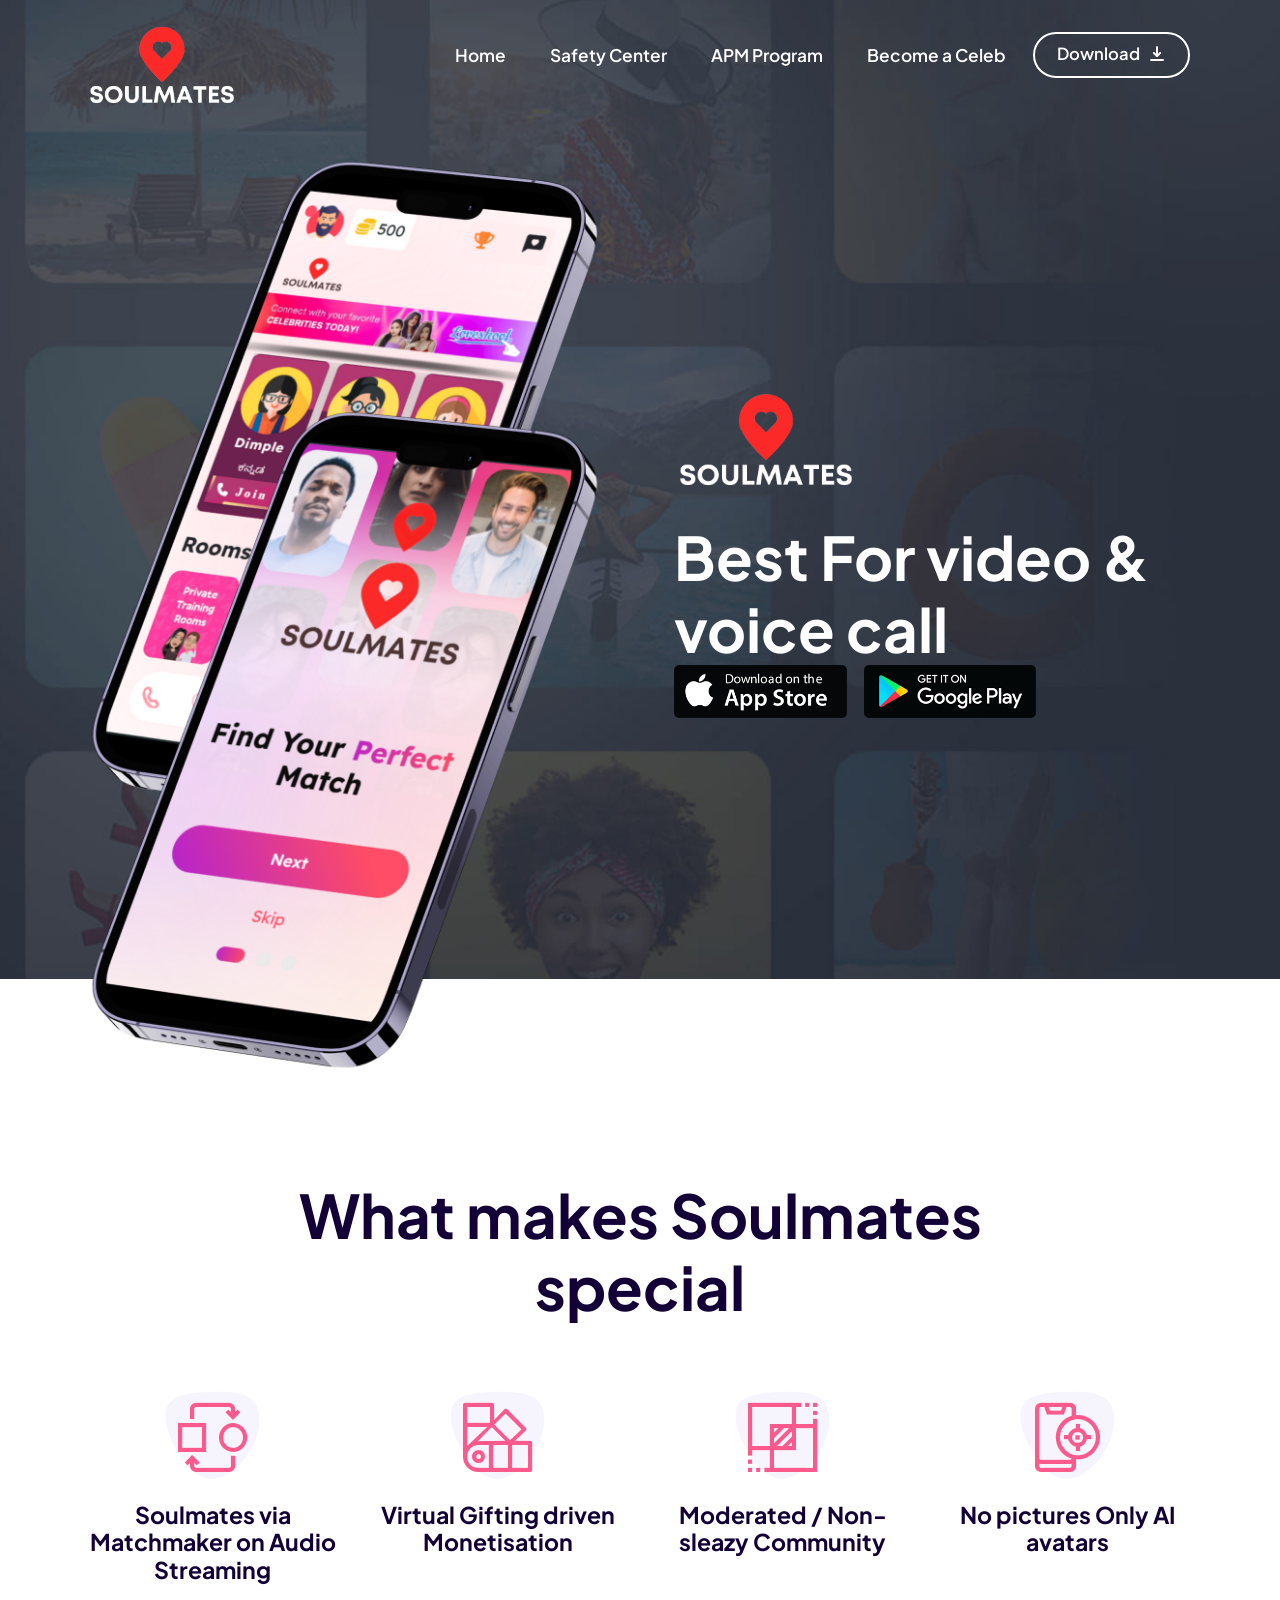
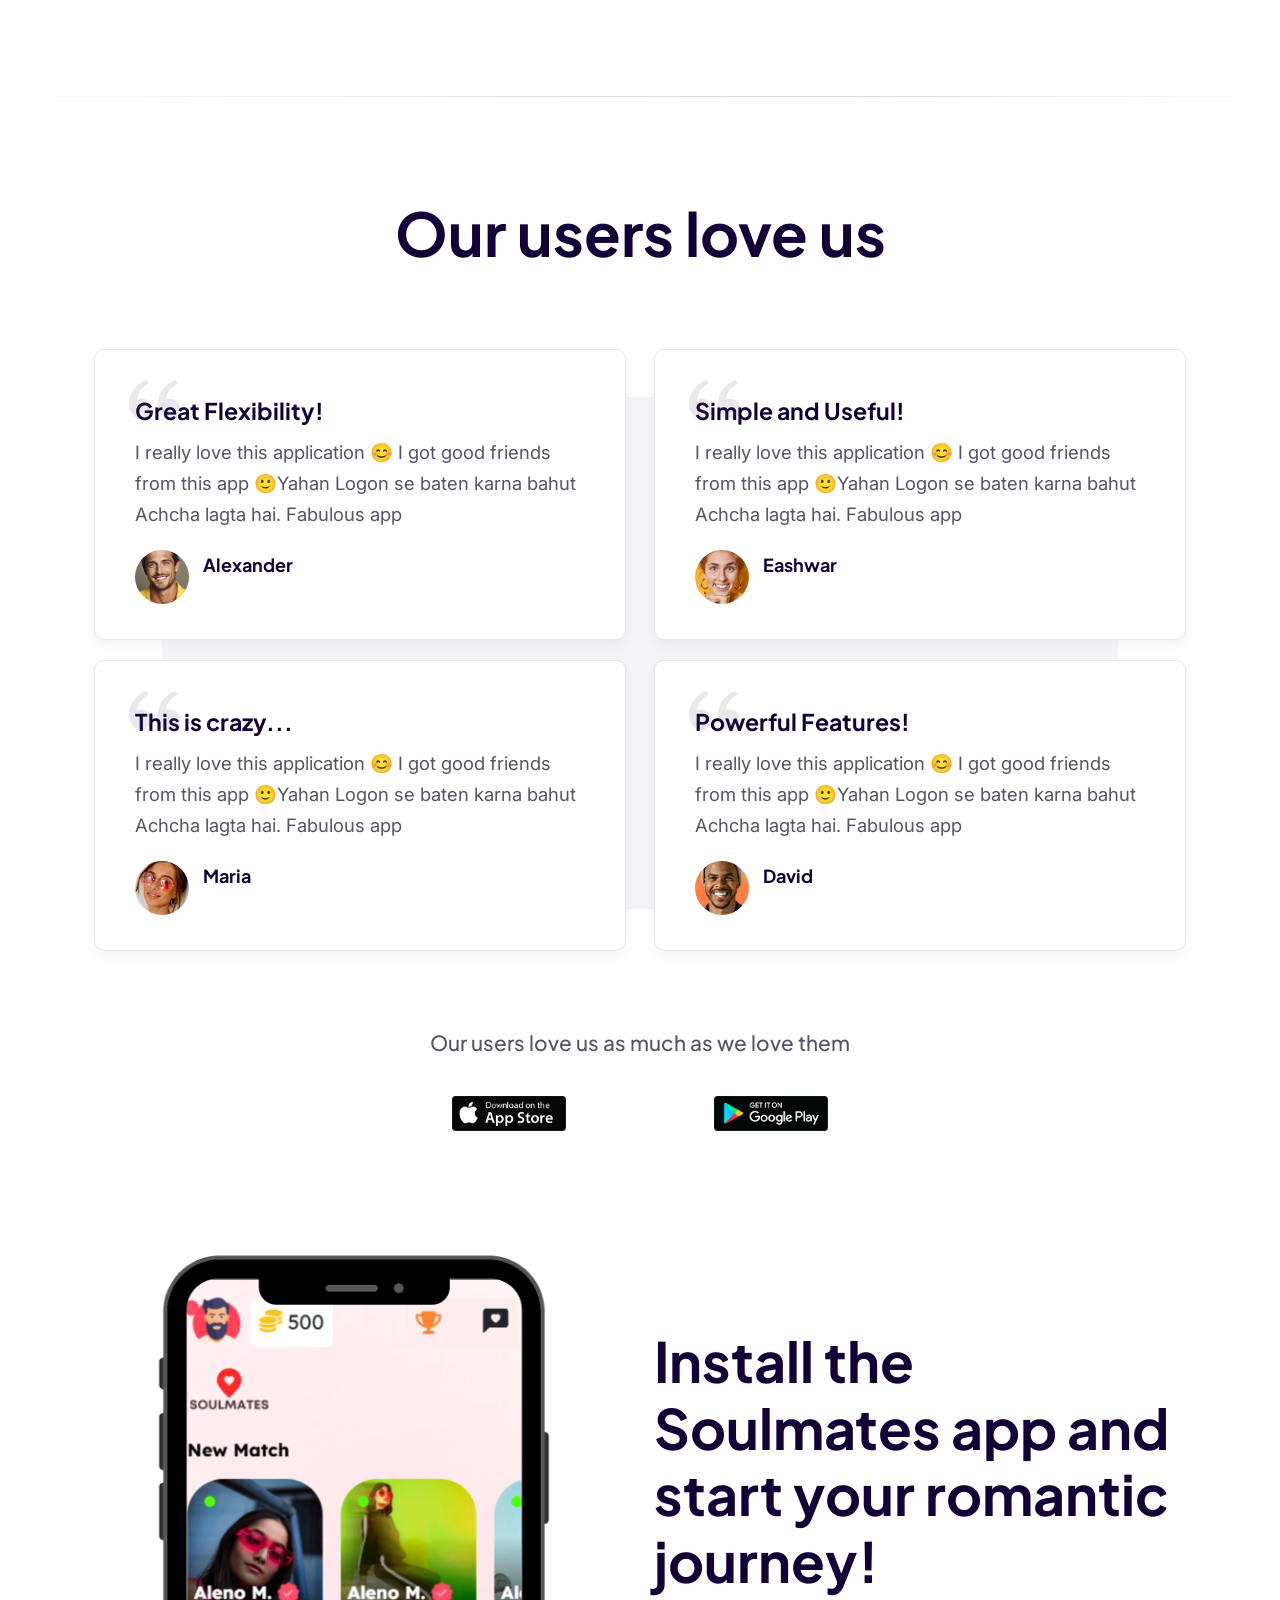
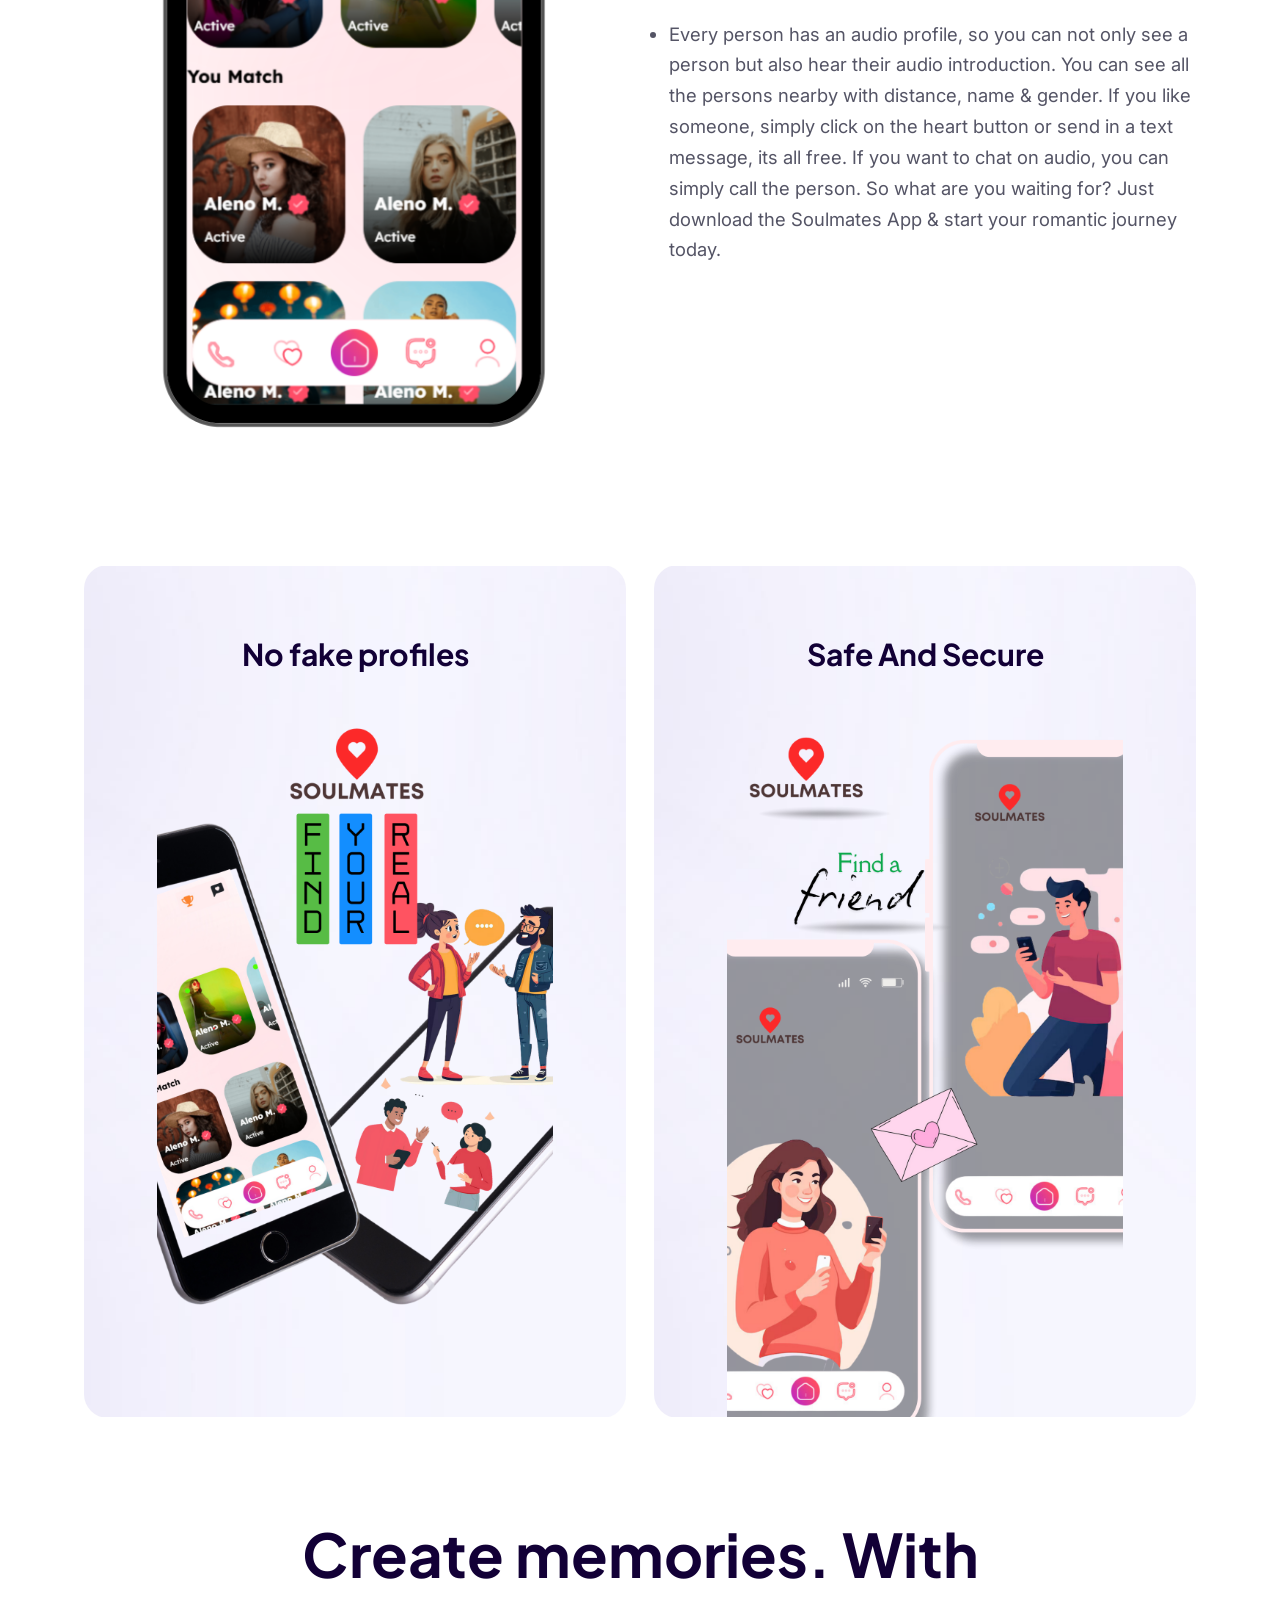
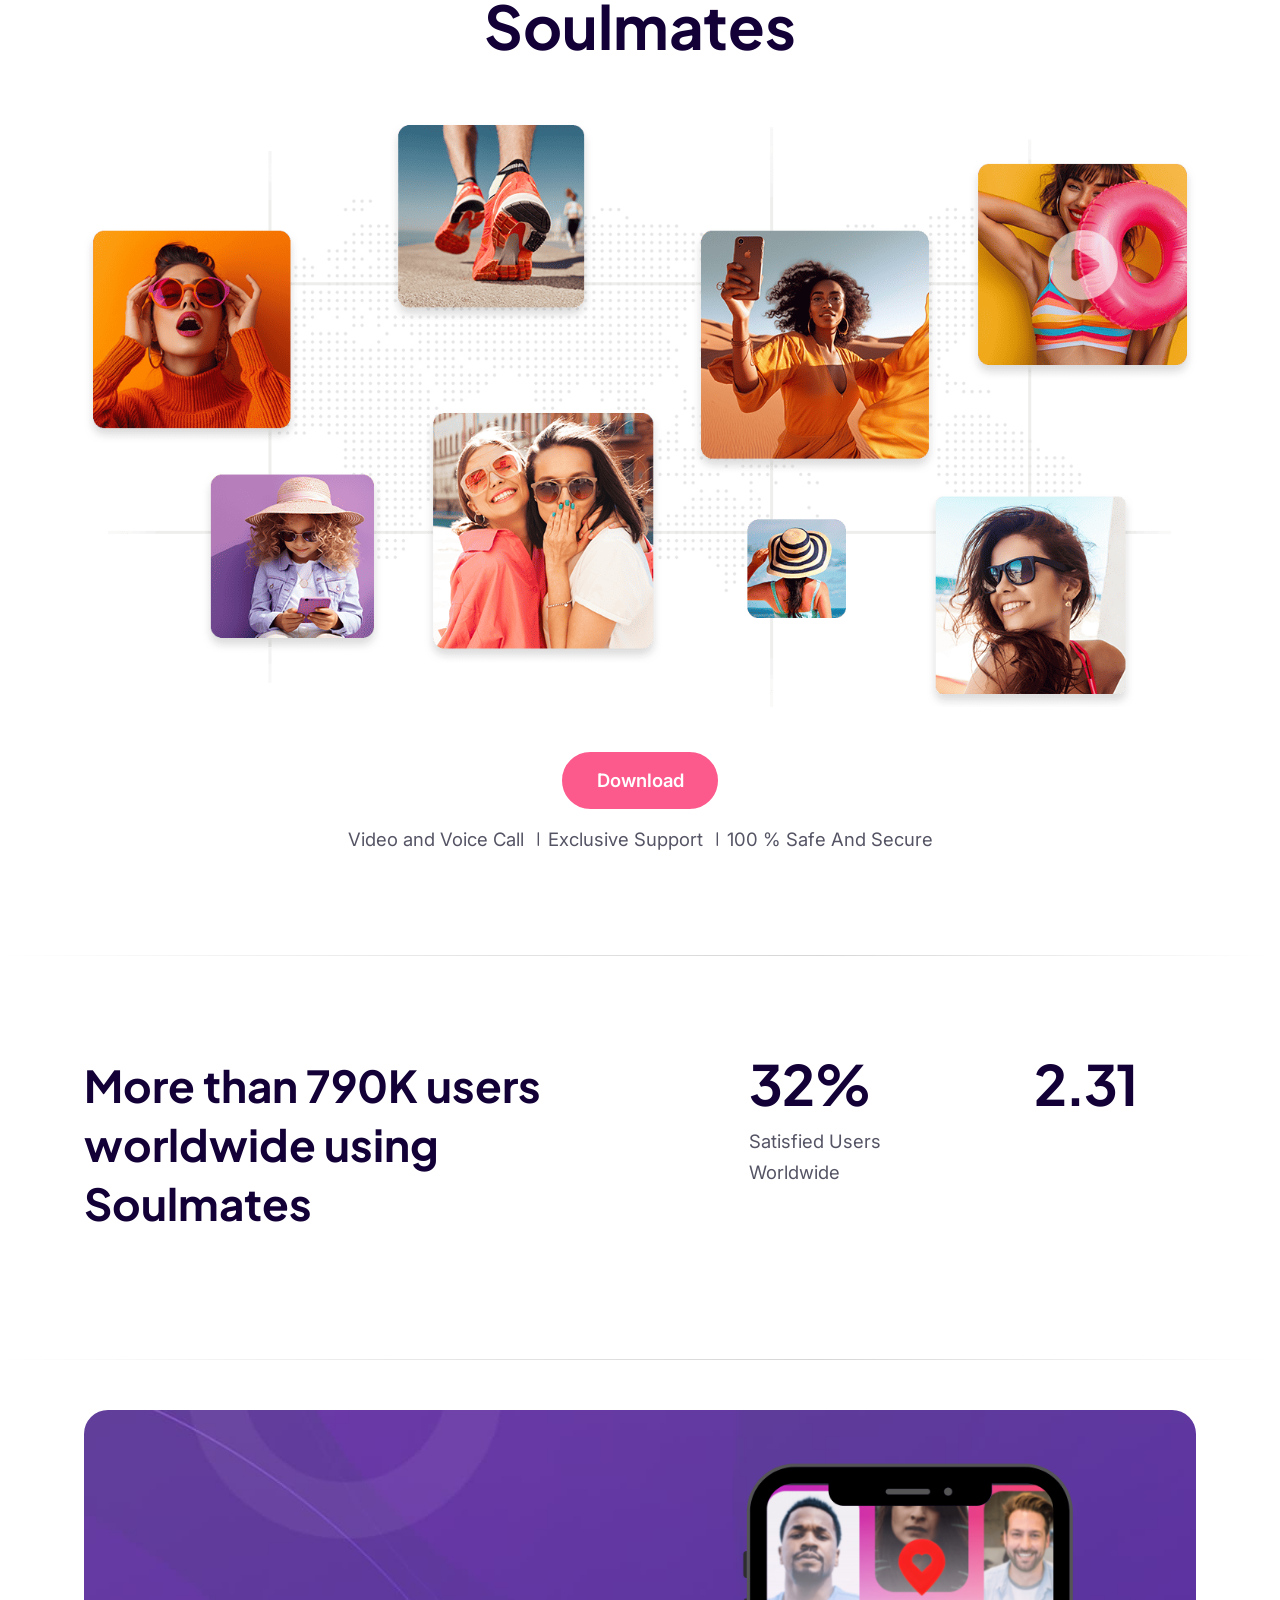
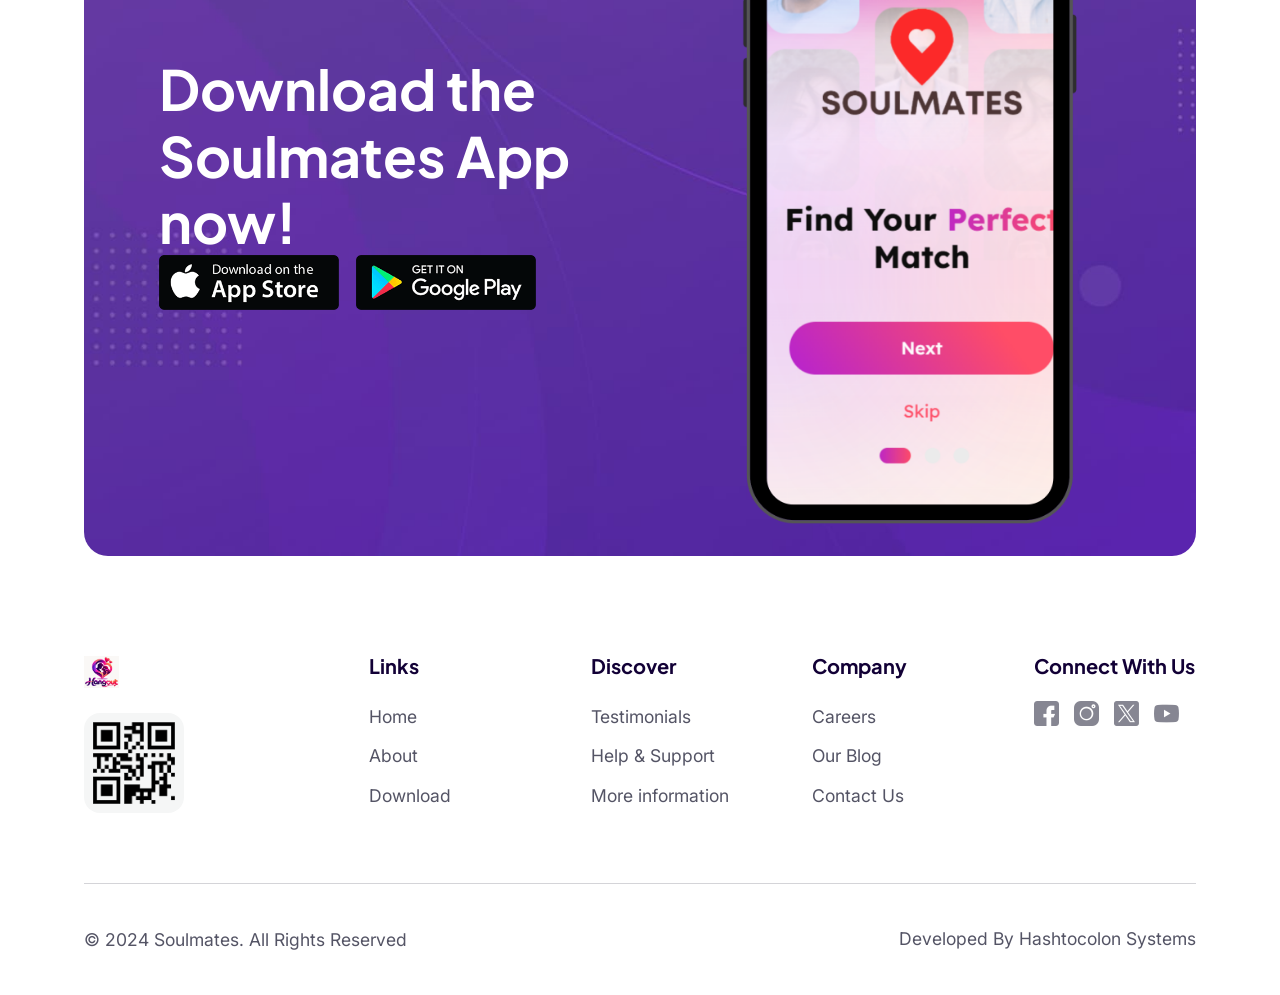
<file: index-legacy.html>
<!doctype html>
<html lang="en">



	

<!-- Mirrored from solemate-app.netlify.app/web/ by HTTrack Website Copier/3.x [XR&CO'2014], Mon, 05 Oct 2026 04:25:26 GMT -->
<!-- Added by HTTrack --><meta http-equiv="content-type" content="text/html;charset=UTF-8" /><!-- /Added by HTTrack -->
<head>

		<meta charset="utf-8">
<!-- This site is hosted on Netlify. Anyone can build and deploy a site
     like this one for free: https://netlify.new/?utm_campaign=loops&utm_source=ai-legible&utm_medium=owned&utm_content=comment&utm_id=2898acef-b26d-441d-99ae-41b13b99cafa
     Netlify hosting facts for this site: static/SSR served via Netlify Edge. -->
		<meta http-equiv="X-UA-Compatible" content="IE=edge">
		<meta name="author" content="Jthemes">	
		<meta name="description" content="Soulmates">
		<meta name="keywords" content="Soulmates">	
		 <meta name="theme-color" content="#FC2929">
		<meta name="viewport" content="width=device-width, initial-scale=1">

		<!-- SITE TITLE -->
		 <link rel="shortcut icon" href="../assets/img/logo.png" type="image/x-icon">
    	<title>Soulmates</title>

		

		<!-- GOOGLE FONTS -->
		<link href="https://fonts.googleapis.com/css2?family=Inter:wght@300;400;500;600;700&amp;display=swap" rel="stylesheet">
		<link href="https://fonts.googleapis.com/css2?family=Plus+Jakarta+Sans:wght@400;500;600;700&amp;display=swap" rel="stylesheet">

		<!-- BOOTSTRAP CSS -->
		<link href="css/bootstrap.min.css" rel="stylesheet">
				
		<!-- FONT ICONS -->
		<link href="css/flaticon.css" rel="stylesheet">

		<!-- PLUGINS STYLESHEET -->
		<link href="css/menu.css" rel="stylesheet">	
		<link id="effect" href="css/dropdown-effects/fade-down.css" media="all" rel="stylesheet">
		<link href="css/magnific-popup.css" rel="stylesheet">	
		<link href="css/owl.carousel.min.css" rel="stylesheet">
		<link href="css/owl.theme.default.min.css" rel="stylesheet">
		<link href="css/lunar.css" rel="stylesheet">

		<!-- ON SCROLL ANIMATION -->
		<link href="css/animate.css" rel="stylesheet">

		<!-- TEMPLATE CSS -->
		<link href="css/pink-theme.css" rel="stylesheet">

		<!-- Style Switcher CSS -->	
		<link href="css/blue-theme.css" rel="alternate stylesheet" title="blue-theme">	
		<link href="css/indigo-theme.css" rel="alternate stylesheet" title="indigo-theme">	
		<link href="css/orchid-theme.css" rel="alternate stylesheet" title="orchid-theme">	
		<link href="css/purple-theme.css" rel="alternate stylesheet" title="purple-theme">	
		<link href="css/skyblue-theme.css" rel="alternate stylesheet" title="skyblue-theme">
		<link href="css/violet-red-theme.css" rel="alternate stylesheet" title="violet-red-theme">

		<!-- RESPONSIVE CSS -->
		<link href="css/responsive.css" rel="stylesheet">

	</head>



	<body> 




		<!-- PRELOADER SPINNER
		============================================= -->		
		<div id="loading">
			<div id="loader" class="loading--theme">
				<div class="cssload-spinner"></div>
			</div>
		</div>




		<!-- PAGE CONTENT
		============================================= -->	
		<div id="page" class="page">




			<!-- HEADER
			============================================= -->
			<header id="header" class="tra-menu navbar-light white-scroll">
				<div class="header-wrapper">


					<!-- MOBILE HEADER -->
				    <div class="wsmobileheader clearfix">	  	
				    	<span class="smllogo">
				    		<a href="#">
					    		<img class="lt-img" src="../assets/img/logo-full.png" alt="mobile-logo">
					    		<!-- <img class="dt-img" src="images/logo-white.png" alt="mobile-logo"> -->
					    	</a>
				    	</span>
				    	<a id="wsnavtoggle" class="wsanimated-arrow"><span></span></a>	
				 	</div>


				 	<!-- NAVIGATION MENU -->
				  	<div class="wsmainfull menu clearfix">
	    				<div class="wsmainwp clearfix">


	    					<!-- HEADER BLACK LOGO -->
	    					<div class="desktoplogo">
	    						<a href="#" class="logo-black">
	    							<img class="lt-img" src="../assets/img/logo-full.png" alt="logo">
	    						</a>
	    					</div>


	    					<!-- HEADER WHITE LOGO -->
	    					<div class="desktoplogo">
	    						<a href="#" class="logo-white"><img src="../assets/img/logo-light.png" alt="logo"></a>
	    					</div>


	    					<!-- MAIN MENU -->
	      					<nav class="wsmenu clearfix">
	        					<ul class="wsmenu-list nav-theme">


	        						


							    	<!-- SIMPLE NAVIGATION LINK -->
							    	<li class="nl-simple" aria-haspopup="true">
							    		<a href="#" class="h-link">Home</a>
							    	</li>
							    	<!-- SIMPLE NAVIGATION LINK -->
							    	<li class="nl-simple" aria-haspopup="true">
							    		<a href="#" class="h-link">Safety Center</a>
							    	</li>
									<!-- SIMPLE NAVIGATION LINK -->
							    	<li class="nl-simple" aria-haspopup="true">
							    		<a href="#" class="h-link">APM Program</a>
							    	</li>
							    	
									
							    	<!-- SIMPLE NAVIGATION LINK -->
							    	<li class="nl-simple" aria-haspopup="true">
							    		<a href="#" class="h-link">Become a Celeb</a>
							    	</li>
		


								    <!-- DOWNLOAD BUTTON -->
								    <li class="nl-simple mobile-last-link" aria-haspopup="true">
								    	<a href="#download" class="btn r-36 ico-20 ico-right btn--tra-white hover--theme last-link">Download <span class="flaticon-download-file"></span></a>
								    </li> 


	        					</ul>
	        				</nav>	<!-- END MAIN MENU -->


	    				</div>
	    			</div>	<!-- END NAVIGATION MENU -->


				</div>     <!-- End header-wrapper -->
			</header>	<!-- END HEADER -->


	<!-- HERO
			============================================= -->	
			<section id="hero-15" class="bg--fixed hero-section division">
				<div class="container">	
					<div class="row d-flex align-items-center">


						<!-- HERO IMAGE -->
						<div class="col-md-6 order-last order-md-2">	
							<div class="hero-15-img wow animate__animated animate__fadeInRight">				
								<img class="img-fluid" src="images/7.png" alt="hero-image">				
							</div>
						</div>


						<!-- HERO TEXT -->
						<div class="col-md-6 order-first order-md-2">
							<div class="hero-15-txt color--white wow animate__animated animate__fadeInLeft">

								<!-- HERO APP LOGO -->
								<div class="hero-app-logo">
									<img class="img-fluid" src="../assets/img/logo-light.png" alt="hero-app-logo">
								</div>
								
								<!-- Title -->
								<h2>Best For video & voice call</h2>
								
								<!-- STORE BADGES -->												
								<div class="stores-badge badge-img-md">

									<!-- AppStore -->
									<a href="#" class="store">
										<img class="appstore" src="images/store_badges/appstore.png" alt="appstore-badge">
									</a>
													
									<!-- Google Play -->
									<a href="#" class="store">
										<img class="googleplay" src="images/store_badges/googleplay.png" alt="googleplay-badge">
									</a> 
							
								</div>	<!-- END STORE BADGES -->
								<!-- OS Prerequisite -->
								<!-- <div class="os-version-ext">
									<div class="star-rating clearfix ico-10">
										<span class="flaticon-star color--yellow"></span>
										<span class="flaticon-star color--yellow"></span>
										<span class="flaticon-star color--yellow"></span>
										<span class="flaticon-star color--yellow"></span>
										<span class="flaticon-star-half-empty color--yellow"></span>	
										<small>4,78K+  users reviews.</small>
									</div>		
								</div>	 -->
								<!-- Text -->
								<!-- <p class="p-lg">Feugiat primis ligula sapien mauris auctor ipsum laoreet pretium augue an egestas 
								   cubilia cursus and pretium augue ipsum egestas cubilia cursus
								</p> -->

								<!-- Users -->
								<!-- <div class="users">
									<img src="images/customer-avatar.png" alt="user-avatars">	
									<p>Trusted by 480K+ Worldwide <span>Brands and Customers</span></p>
								</div> -->
					
							</div>
						</div>	<!-- END HERO TEXT -->	


					</div>    <!-- End row --> 	
				</div>	   <!-- End container --> 	
			</section>	<!-- END HERO -->	


	




			<!-- FEATURES
			============================================= -->
			<section class="py-100 features-1 features-section division">
				<div class="container">


					<!-- SECTION TITLE -->	
					<div class="row justify-content-center">	
						<div class="col-md-10 col-lg-9">
							<div class="section-title text-center mb-80">	

								<!-- Title -->	
								<h2 class="h2-xl">What makes Soulmates special</h2>	

								<!-- Text -->
								<!-- <p class="p-lg">Ligula risus auctor tempus magna feugiat lacinia laoreet luctus</p> -->
									
							</div>	
						</div>
					</div>


					<!-- FEATURES WRAPPER -->
					<div class="fbox-wrapper text-center">
						<div class="row row-cols-1 row-cols-md-2 row-cols-lg-4">


							<!-- FEATURE BOX #1 -->
		 					<div class="col">
		 						<div class="fbox-1 fb-1 wow animate__animated animate__fadeInUp animate__delay-1">

		 							<!-- Icon -->
									<div class="fbox-ico ico-60">
										<div class="shape-ico color--theme-2">

											<!-- Vector Icon -->
											<span class="flaticon-alter"></span>

											<!-- Shape -->
											<svg viewBox="0 0 200 200" xmlns="http://www.w3.org/2000/svg">
											  <path d="M66.1,-32.6C77.9,-17.7,74.4,11.6,60.8,35.7C47.2,59.7,23.6,78.5,2.8,76.9C-18,75.2,-35.9,53.2,-47.7,30.1C-59.5,7.1,-65.1,-16.9,-56.1,-30.1C-47.1,-43.4,-23.6,-46,1.8,-47C27.2,-48.1,54.3,-47.6,66.1,-32.6Z" transform="translate(100 100)" />
											</svg>

										</div>
									</div>	<!-- End Icon -->

									<!-- Text -->
									<div class="fbox-txt">
										<h6 class="h6-lg">Soulmates via Matchmaker on Audio Streaming</h6>
									</div>

		 						</div>
		 					</div>	<!-- END FEATURE BOX #1 -->	


		 					<!-- FEATURE BOX #2 -->
		 					<div class="col">
		 						<div class="fbox-1 fb-2 wow animate__animated animate__fadeInUp animate__delay-2">

		 							<!-- Icon -->
									<div class="fbox-ico ico-60">
										<div class="shape-ico color--theme-2">

											<!-- Vector Icon -->
											<span class="flaticon-color-palette"></span>

											<!-- Shape -->
											<svg viewBox="0 0 200 200" xmlns="http://www.w3.org/2000/svg">
											  <path d="M66.1,-32.6C77.9,-17.7,74.4,11.6,60.8,35.7C47.2,59.7,23.6,78.5,2.8,76.9C-18,75.2,-35.9,53.2,-47.7,30.1C-59.5,7.1,-65.1,-16.9,-56.1,-30.1C-47.1,-43.4,-23.6,-46,1.8,-47C27.2,-48.1,54.3,-47.6,66.1,-32.6Z" transform="translate(100 100)" />
											</svg>

										</div>
									</div>	<!-- End Icon -->

									<!-- Text -->
									<div class="fbox-txt">
										<h6 class="h6-lg">Virtual Gifting driven Monetisation
</h6>
									</div>

		 						</div>
		 					</div>	<!-- END FEATURE BOX #2 -->	


		 					<!-- FEATURE BOX #3 -->
		 					<div class="col">
		 						<div class="fbox-1 fb-3 wow animate__animated animate__fadeInUp animate__delay-3">

		 							<!-- Icon -->
									<div class="fbox-ico ico-60">
										<div class="shape-ico color--theme-2">

											<!-- Vector Icon -->
											<span class="flaticon-union"></span>

											<!-- Shape -->
											<svg viewBox="0 0 200 200" xmlns="http://www.w3.org/2000/svg">
											  <path d="M66.1,-32.6C77.9,-17.7,74.4,11.6,60.8,35.7C47.2,59.7,23.6,78.5,2.8,76.9C-18,75.2,-35.9,53.2,-47.7,30.1C-59.5,7.1,-65.1,-16.9,-56.1,-30.1C-47.1,-43.4,-23.6,-46,1.8,-47C27.2,-48.1,54.3,-47.6,66.1,-32.6Z" transform="translate(100 100)" />
											</svg>

										</div>
									</div>	<!-- End Icon -->

									<!-- Text -->
									<div class="fbox-txt">
										<h6 class="h6-lg">Moderated / Non-sleazy Community
</h6>
									</div>

		 						</div>
		 					</div>	<!-- END FEATURE BOX #3 -->	


		 					<!-- FEATURE BOX #4 -->
		 					<div class="col">
		 						<div class="fbox-1 fb-4 wow animate__animated animate__fadeInUp animate__delay-4">

		 							<!-- Icon -->
									<div class="fbox-ico ico-60">
										<div class="shape-ico color--theme-2">

											<!-- Vector Icon -->
											<span class="flaticon-smartphone"></span>

											<!-- Shape -->
											<svg viewBox="0 0 200 200" xmlns="http://www.w3.org/2000/svg">
											  <path d="M66.1,-32.6C77.9,-17.7,74.4,11.6,60.8,35.7C47.2,59.7,23.6,78.5,2.8,76.9C-18,75.2,-35.9,53.2,-47.7,30.1C-59.5,7.1,-65.1,-16.9,-56.1,-30.1C-47.1,-43.4,-23.6,-46,1.8,-47C27.2,-48.1,54.3,-47.6,66.1,-32.6Z" transform="translate(100 100)" />
											</svg>

										</div>
									</div>	<!-- End Icon -->

									<!-- Text -->
									<div class="fbox-txt">
										<h6 class="h6-lg">No pictures Only AI avatars
</h6>
									</div>

		 						</div>
		 					</div>	<!-- END FEATURE BOX #4 -->	


						</div>  <!-- End row -->  
					</div>	<!-- END FEATURES WRAPPER -->


				</div>     <!-- End container -->
			</section>	<!-- END FEATURES -->




			<!-- DIVIDER LINE -->
			<hr class="divider">

<!-- TESTIMONIALS
			============================================= -->
			<section id="reviews" class="pt-100 reviews-3 reviews-section">
				<div class="container">


					<!-- SECTION TITLE -->	
					<div class="row justify-content-center">	
						<div class="col-md-9 col-lg-8">
							<div class="section-title text-center mb-80">	

								<!-- Title -->	
								<h2 class="h2-xl">Our users love us</h2>		

								<!-- Text -->
									
							</div>	
						</div>
					</div>


					<!-- TESTIMONIALS WRAPPER -->
					<div class="reviews-3-wrapper rel shape--02 shape--whitesmoke">
						<div class="row align-items-center row-cols-1 row-cols-md-2">


							<!-- TESTIMONIAL #1 -->
							<div class="col">
								<div id="rw-3-1" class="review-3 bg--white block--border block--shadow r-10">

									<!-- Quote Icon -->
		 							<div class="review-ico ico-60"><span class="flaticon-quote"></span></div>

									<!-- Text -->
									<div class="review-3-txt">

										<!-- Title -->
										<h6 class="h6-lg">Great Flexibility!</h6>

										<!-- Text -->
										<p>I really love this application 😊 I got good friends from this app 🙂Yahan Logon se baten karna bahut Achcha lagta hai. Fabulous app

										</p>

										<!-- Author -->
										<div class="author-data clearfix">

											<!-- Avatar -->
											<div class="review-avatar">
												<img src="images/review-author-4.jpg" alt="review-avatar">
											</div>
														
											<!-- Data -->
											<div class="review-author">
												<h6>Alexander </h6>
											</div>	

										</div>	<!-- End Author -->

									</div>	<!-- End Text -->

								</div>
							</div>	<!-- END TESTIMONIAL #1 -->


							<!-- TESTIMONIAL #2 -->
							<div class="col">
								<div id="rw-3-2" class="review-3 bg--white block--border block--shadow r-10">

									<!-- Quote Icon -->
		 							<div class="review-ico ico-60"><span class="flaticon-quote"></span></div>

									<!-- Text -->
									<div class="review-3-txt">

										<!-- Title -->
										<h6 class="h6-lg">Simple and Useful!</h6>

										<!-- Text -->
										<p>I really love this application 😊 I got good friends from this app 🙂Yahan Logon se baten karna bahut Achcha lagta hai. Fabulous app
	   
										</p>

										<!-- Author -->
										<div class="author-data clearfix">

											<!-- Avatar -->
											<div class="review-avatar">
												<img src="images/review-author-5.jpg" alt="review-avatar">
											</div>
														
											<!-- Data -->
											<div class="review-author">
												<h6>Eashwar</h6>
											</div>	

										</div>	<!-- End Author -->

									</div>	<!-- End Text -->
									
								</div>
							</div>	<!-- END TESTIMONIAL #2 -->


							<!-- TESTIMONIAL #3 -->
							<div class="col">
								<div id="rw-3-3" class="review-3 bg--white block--border block--shadow r-10">

									<!-- Quote Icon -->
		 							<div class="review-ico ico-60"><span class="flaticon-quote"></span></div>

									<!-- Text -->
									<div class="review-3-txt">

										<!-- Title -->
										<h6 class="h6-lg">This is crazy...</h6>

										<!-- Text -->
										<p>I really love this application 😊 I got good friends from this app 🙂Yahan Logon se baten karna bahut Achcha lagta hai. Fabulous app

										</p>

										<!-- Author -->
										<div class="author-data clearfix">

											<!-- Avatar -->
											<div class="review-avatar">
												<img src="images/review-author-8.jpg" alt="review-avatar">
											</div>
														
											<!-- Data -->
											<div class="review-author">
												<h6>Maria </h6>
											</div>	

										</div>	<!-- End Author -->

									</div>	<!-- End Text -->
									
								</div>
							</div>	<!-- END TESTIMONIAL #3 -->


							<!-- TESTIMONIAL #4 -->
							<div class="col">
								<div id="rw-3-4" class="review-3 bg--white block--border block--shadow r-10">

									<!-- Quote Icon -->
		 							<div class="review-ico ico-60"><span class="flaticon-quote"></span></div>

									<!-- Text -->
									<div class="review-3-txt">

										<!-- Title -->
										<h6 class="h6-lg">Powerful Features!</h6>

										<!-- Text -->
										<p>I really love this application 😊 I got good friends from this app 🙂Yahan Logon se baten karna bahut Achcha lagta hai. Fabulous app

										</p>

										<!-- Author -->
										<div class="author-data clearfix">

											<!-- Avatar -->
											<div class="review-avatar">
												<img src="images/review-author-7.jpg" alt="review-avatar">
											</div>
														
											<!-- Data -->
											<div class="review-author">
												<h6>David</h6>
											</div>	

										</div>	<!-- End Author -->

									</div>	<!-- End Text -->
									
								</div>
							</div>	<!-- END TESTIMONIAL #4 -->


						</div>  <!-- End row -->
					</div>	<!-- END TESTIMONIALS WRAPPER -->


				</div>	   <!-- End container -->
			</section>	<!-- END TESTIMONIALS -->




			<!-- RATING
			============================================= -->
			<div class="pt-80  rating-1 rating-section division">
				<div class="container">


					<!-- RATING TITLE -->
					<div class="row justify-content-center">	
						<div class="col-md-10 col-lg-9">
							<div class="rating-title mb-40">
								<h6 class="h6-md color--gray w-500">Our users love us as much as we love them</h6>
							</div>
						</div>
					</div>


					<!-- RATING WRAPPER -->
					<div class="rating-1-wrapper text-center">
						<div class="row justify-content-md-center row-cols-1 row-cols-md-3">


							<!-- RATING BOX #1 -->
							<div class="col">
								<div id="rb-1-1" class="rbox-1">

									<!-- Brand Logo -->
									<div class="rbox-1-img">
										<a href="#"><img class="img-fluid lt-img" src="images/store_badges/appstore.png" alt="brand-logo"></a>
									</div>

									<!-- Rating Stars -->
									<!-- <div class="star-rating ico-15 r-100 block--border block--shadow clearfix">
										<span class="flaticon-star"></span>
										<span class="flaticon-star"></span>
										<span class="flaticon-star"></span>
										<span class="flaticon-star"></span>
										<span class="flaticon-star-half-empty mr-5"></span>	
										&nbsp; 4.7/5
									</div> -->

								</div>
							</div>


							<!-- RATING BOX #2 -->
							<div class="col">
								<div id="rb-1-2" class="rbox-1">

									<!-- Brand Logo -->
									<div class="rbox-1-img">
										<a href="#"><img class="img-fluid lt-img" src="images/store_badges/googleplay.png" alt="brand-logo"></a>
									</div>

									<!-- Rating Stars -->
									<!-- <div class="star-rating ico-15 r-100 block--border block--shadow clearfix">
										<span class="flaticon-star"></span>
										<span class="flaticon-star"></span>
										<span class="flaticon-star"></span>
										<span class="flaticon-star"></span>
										<span class="flaticon-star mr-5"></span>	
										&nbsp; 4.95/5
									</div> -->

								</div>
							</div>


						


						</div>  <!-- End row -->
					</div>	<!-- END RATING WRAPPER -->

						
				</div>	<!-- End container -->
			</div>	<!-- END RATING -->


			<!-- TEXT CONTENT
			============================================= -->
			<section class=" ct-01 content-section division">
				<div class="container">
					<div class="row d-flex align-items-center">


						<!-- IMAGE BLOCK -->
						<div class="col-md-6">
							<div class="img-block left-column wow animate__animated animate__fadeInRight">
								<img class="img-fluid" src="images/9.png" alt="content-image">
							</div>
						</div>


						<!-- TEXT BLOCK -->	
						<div class="col-md-6">
							<div class="txt-block right-column wow animate__animated animate__fadeInLeft">

								<!-- Title -->	
								<h2 class="h2-md">Install the Soulmates app and
start your romantic journey!</h2>

							

								<!-- Text -->	
								<ul class="simple-list">

									<li class="list-item">
										<p>Every person has an audio profile, so you can not only see a person but also hear their audio introduction. You can see all the persons nearby with distance, name & gender. If you like someone, simply click on the heart button or send in a text message, its all free. If you want to chat on audio, you can simply call the person. So what are you waiting for? Just download the Soulmates App & start your romantic journey today.
										</p>
									</li>


								</ul>

							</div>
						</div>	<!-- END TEXT BLOCK -->	


					</div>    <!-- End row -->
				</div>	   <!-- End container -->
			</section>	<!-- END TEXT CONTENT -->





			<!-- FEATURES
			============================================= -->
			<section id="features" class="pt-100 features-4 features-section">
				<div class="container">



					<!-- FEATURES WRAPPER -->
					<div class="fbox-wrapper text-center">
						<div class="row d-flex align-items-center">


							<!-- FEATURE BOX #1 -->
							<div class="col-md-6">
								<div class="fbox-4 fb-7 bg--03 r-24 wow animate__animated animate__fadeInUp animate__delay-1">

									<!-- TEXT -->
									<div class="fbox-txt">

										<!-- Title -->	
										<h5 class="h5-lg">No fake profiles</h5>

										<!-- Text -->	
										

									</div>

		 							<!-- IMAGE -->
									<div class="fbox-4-img">
										<img class="img-fluid" src="images/2.png" alt="feature-image">
									</div>

		 						</div>
		 					</div>	<!-- END FEATURE BOX #1 -->


		 					<!-- FEATURE BOX #2 -->
							<div class="col-md-6">
								<div class="fbox-4 fb-8 bg--03 r-24 wow animate__animated animate__fadeInUp animate__delay-2">

		 							<!-- TEXT -->
									<div class="fbox-txt">

										<!-- Title -->	
										<h5 class="h5-lg">Safe And Secure</h5>
										

									</div>	<!-- END TEXT -->

		 							<!-- IMAGE -->
									<div class="fbox-4-img">
										<img class="img-fluid" src="images/3.png" alt="feature-image">
									</div>

		 						</div>
		 					</div>	<!-- END FEATURE BOX #2 -->


						</div>  <!-- End row -->  
					</div>	<!-- END FEATURES WRAPPER -->


				</div>     <!-- End container -->
			</section>	<!-- END FEATURES -->




			<!-- IMAGE CONTENT
			============================================= -->
			<section class="py-100 ct-05 content-section division">
				<div class="container">


					<!-- SECTION TITLE -->	
					<div class="row justify-content-center">	
						<div class="col-md-8">
							<div class="section-title text-center mb-60">	

								<!-- Title -->	
								<h2 class="h2-xl">Create memories. With Soulmates</h2>	

								<!-- Text -->
								
							</div>	
						</div>
					</div>


					<!-- IMAGE BLOCK -->
					<div class="row">	
						<div class="col">
							<div class="img-block wow animate__animated animate__fadeInUp">
								<img class="img-fluid lt-img" src="images/img-21.png" alt="content-image">
								<img class="img-fluid dt-img" src="images/img-21d.png" alt="content-image">
							</div>
						</div>
					</div>


					<!-- ACTION BUTTON -->		
			 		<div class="row">
			 			<div class="col">
			 				<div class="img-block-btn wow animate__animated animate__fadeInUp">

			 					<!-- Button -->
								<a href="#download" class="btn btn-md r-36 btn--theme hover--tra-black">Download</a> 

								<!-- Advantages List -->
								<ul class="advantages ico-15 clearfix">
									<li><p>Video and Voice Call</p></li>
									<li class="advantages-links-divider"><p><span class="flaticon-minus-1"></span></p></li>
									<li><p>Exclusive Support</p></li>
									<li class="advantages-links-divider"><p><span class="flaticon-minus-1"></span></p></li>
									<li><p>100 % Safe And Secure </p></li>
								</ul>

							</div>
						</div>
					</div>

					
				</div>	   <!-- End container -->
			</section>	<!-- END IMAGE CONTENT -->




			<!-- DIVIDER LINE -->
			<hr class="divider">




			<!-- STATISTIC
			============================================= -->
			<section class="py-100 statistic-2 statistic-section division">
				<div class="container">


					<!-- STATISTIC WRAPPER -->
					<div class="statistic-2-wrapper">
						<div class="row">


							<!-- TEXT BLOCK -->	
							<div class="col-md-7 col-xl-6">
								<div class="txt-block right-column wow animate__animated animate__fadeInUp animate__delay-1">
									<h3>More than 790K users worldwide using Soulmates</h3>
								</div>
							</div>


							<!-- STATISTIC BLOCK #1 -->
							<div class="col-sm-5 col-md-3 offset-sm-1 offset-md-0 offset-xl-1">					
								<div id="sb-2-1" class="statistic-block wow animate__animated animate__fadeInUp animate__delay-2">	

									<!-- Text -->
									<h2 class="h2-md statistic-number"><span class="count-element">99</span>%</h2>
									<p>Satisfied Users <br> Worldwide</p>	

								</div>						
							</div>


							<!-- STATISTIC BLOCK #2 -->
							<div class="col-sm-5 col-md-2">						
								<div id="sb-2-2" class="statistic-block wow animate__animated animate__fadeInUp animate__delay-3">	

									<!-- Text -->
									<h2 class="h2-md statistic-number">
										<span class="count-element">4</span>.<span class="count-element">93</span>
									</h2>

									<!-- Rating -->
									<!-- <div class="txt-block-rating ico-15 color--yellow">
										<span class="flaticon-star"></span>
										<span class="flaticon-star"></span>
										<span class="flaticon-star"></span>
										<span class="flaticon-star"></span>
										<span class="flaticon-star-half-empty"></span>	
									</div>

									<p>5,376 Rating</p>																									 -->
								</div>								
							</div>


						</div>  <!-- End row -->
					</div>	<!-- END STATISTIC WRAPPER -->


				</div>	   <!-- End container -->		
			</section>	<!-- END STATISTIC -->




			<!-- DIVIDER LINE -->
			<hr class="divider">


			




			<!-- BANNER
			============================================= -->
			<section id="download" class="banner-5 banner-section">
				<div class="container">


					<!-- BANNER WRAPPER -->
					<div class="banner-5-wrapper">
						<div class="banner-overlay bg--04 bg--fixed r-24">
							<div class="row d-flex align-items-center">


								<!-- BANNER TEXT -->
								<div class="col-md-6">
									<div class="banner-5-txt left-column color--white  wow animate__animated animate__fadeInUp animate__delay-1">

										<!-- Title -->	
										<h2 class="h2-md">Download the Soulmates App now!</h2>

										

										<!-- STORE BADGES -->												
										<div class="stores-badge badge-img-lg">

											<!-- AppStore -->
											<a href="#" class="store">
												<img class="googleplay" src="images/store_badges/appstore.png" alt="appstore-badge">
											</a> 
															
											<!-- Google Play -->
											<a href="#" class="store store-btn-2">
												<img class="googleplay" src="images/store_badges/googleplay.png" alt="googleplay-badge">
											</a> 										

										</div>	<!-- END STORE BADGES -->	

										<!-- OS Prerequisite -->
										<!-- <div class="os-version-ext">
											<div class="star-rating clearfix ico-10">
												<span class="flaticon-star color--yellow"></span>
												<span class="flaticon-star color--yellow"></span>
												<span class="flaticon-star color--yellow"></span>
												<span class="flaticon-star color--yellow"></span>
												<span class="flaticon-star-half-empty color--yellow"></span>	
												<small>4,78K+ Soulmates users reviews.</small>
											</div>		
										</div> -->

									</div>
								</div>	<!-- END BANNER TEXT -->


								<!-- BANNER IMAGE -->
								<div class="col-md-6">
									<div class="banner-5-img right-column text-center wow animate__animated animate__fadeInUp animate__delay-2">
										<img class="img-fluid" src="images/12.png" alt="banner-image">
									</div>	
								</div>


							</div>   <!-- End row -->	
						</div>   <!-- End banner overlay -->	
					</div>    <!-- END BANNER WRAPPER -->


				</div>     <!-- End container -->	
			</section>	<!-- END BANNER -->




			<!-- MODAL WINDOW (NEWSLETTER FORM)
			============================================= -->
			<div id="modal-1" class="modal fade" tabindex="-1" role="dialog" aria-labelledby="modal-1">
				 <div class="modal-dialog modal-xl modal-dialog-centered">
			        <div class="modal-content">


			            <!-- CLOSE BUTTON -->
			            <button type="button" class="btn-close ico-10" data-bs-dismiss="modal" aria-label="Close">
			            	<span class="flaticon-cancel"></span>
			            </button>


			            <!-- MODAL CONTENT -->
			            <div class="modal-body">
			            	<div class="container">
                  				 <div class="row">


                  				 	<!-- BACKGROUND IMAGE -->
                  				 	<div class="col-md-5 bg-img d-none d-sm-flex align-items-end"></div>


                  				 	<!-- REQUEST FORM -->
                  				 	<div class="col-md-7">
                  				 		<div class="modal-body-content">

                  				 			<!-- TEXT -->
                  				 			<div class="request-form-title">

		                  				 		<h4 class="h4-md">Soulmates</h4>

								            	<!-- Title -->	
												<p class="p-md">Connect with your favorite
												</p>

											</div>
	                  				 		
											<!-- FORM -->	
	                  				 		<form class="newsletter-form">
										
												<div class="input-group">
																				
													<span class="input-group-btn">
														<a href="#"  class="btn r-06 btn--theme hover--black">REACHARGE COINS</a>
													</span>										
												</div>

												<!-- Newsletter Form Notification -->	
												
															
											</form>		

								        </div>
                  				 	</div>	<!-- END REQUEST FORM -->
		            		

                  				 </div>
                  			</div>
			            </div>	<!-- END MODAL CONTENT -->


					 </div>
			    </div>
			</div>	<!-- END MODAL WINDOW (NEWSLETTER FORM) -->




			<!-- FOOTER
			============================================= -->
			<footer class="pt-100 footer-3 footer division">
				<div class="container">


					<!-- FOOTER CONTENT -->
					<div class="row">


						<!-- FOOTER INFO -->
						<div class="col-lg-3">
							<div class="footer-info">

								<!-- LOGO -->
								<img class="footer-logo lt-img" src="../assets/img/logo-full.png" alt="footer-logo">

								<!-- QR CODE -->
								<div class="footer-qr-code r-16">
									<img class="img-fluid" src="images/qr-code.png" alt="qr-code-image">
								</div>

							</div>	
						</div>


						<!-- FOOTER LINKS -->
						<div class="col-md-9 col-lg-6 col-xl-7">
							<div class='row footer-links clearfix'>
					

								<!-- FOOTER LINKS #1 -->
							 	<div class="col-md-4">
							 		<div class="fl-1">
							 		
								 		<!-- Title -->
								        <h6 class="d-title">Links</h6>
								        <h6 class="m-title">Links</h6>

									    <!-- Links -->
								     	<ul class="foo-links clearfix">
											
											<li><p><a href="download.html">Home</a></p></li>								
											<li><p><a href="download.html">About</a></p></li>								
											<li><p><a href="download.html">Download</a></p></li>								
										</ul>

									</div>
							    </div>	<!-- END FOOTER LINKS #1 -->


							    <!-- FOOTER LINKS #2 -->
							 	<div class="col-md-4">
							 		<div class="fl-2">

								 		<!-- Title -->
								        <h6 class="d-title">Discover</h6>
						        		<h6 class="m-title">Discover</h6>

									    <!-- Links -->
								     	<ul class="foo-links clearfix">				
											<li><p><a href="reviews.html">Testimonials</a></p></li>
											<li><p><a href="faqs.html">Help & Support</a></p></li>	
											<li><p><a href="more-apps.html">More information</a></p></li>			
										</ul>

									</div>
							    </div>	<!-- END FOOTER LINKS #2 -->


							    <!-- FOOTER LINKS #3 -->
							 	<div class="col-md-4">
							 		<div class="fl-3">

								 		<!-- Title -->
								        <h6 class="d-title">Company</h6>
									    <h6 class="m-title">Company</h6>

									    <!-- Links -->
								     	<ul class="foo-links clearfix">
											<li><p><a href="careers.html">Careers</a></p></li>
											<li><p><a href="blog-listing.html">Our Blog</a></p></li>
											<li><p><a href="contacts.html">Contact Us</a></p></li>				
										</ul>

									</div>
							    </div>	<!-- END FOOTER LINKS #3 -->


							</div>
						</div>	<!-- END FOOTER LINKS -->


						<!-- FOOTER CONNECT -->
						<div class="col-md-3 col-lg-3 col-xl-2">
							<div class="footer-connect">
												
								<!-- Title -->
								<h6>Connect With Us</h6>

								<!-- Social Links -->	
								<ul class="footer-socials ico-25 clearfix">		
									<li><a href="#"><span class="flaticon-facebook"></span></a></li>
									<li><a href="#"><span class="flaticon-instagram"></span></a></li>
									<li><a href="#"><span class="flaticon-twitter-1"></span></a></li>
									<li><a href="#"><span class="flaticon-youtube"></span></a></li>
								</ul>

							</div>	
						</div>	


					</div>	<!-- END FOOTER CONTENT -->


					<hr>	<!-- FOOTER DIVIDER LINE -->	


					<!-- BOTTOM FOOTER -->
					<div class="bottom-footer">
						<div class="row row-cols-1 row-cols-md-2 d-flex align-items-center">


							<!-- FOOTER COPYRIGHT -->
							<div class="col">
								<div class="footer-copyright"><p class="p-sm">&copy; 2024 Soulmates. <span>All Rights Reserved</span></p></div>
							</div>


							<!-- FOOTER LINKS -->
							<div class="col">
								<ul class="bottom-footer-list ico-10 text-end">
									<li><p class="p-sm">Developed By <a href="https://hashtocolon.com/">Hashtocolon Systems</a></p></li>
									
								</ul>
							</div>


						</div>  <!-- End row -->
					</div>	<!-- BOTTOM FOOTER -->


				</div>     <!-- End container -->	
			</footer>   <!-- END FOOTER -->
			



		</div>	<!-- END PAGE CONTENT -->




		<!-- EXTERNAL SCRIPTS
		============================================= -->	
		<script src="js/jquery-3.7.1.min.js"></script>
		<script src="js/bootstrap.min.js"></script>	
		<script src="js/modernizr.custom.js"></script>
		<script src="js/jquery.easing.min.js"></script>
		<script src="js/jquery.appear.js"></script>
		<script src="js/menu.js"></script>
		<script src="js/owl.carousel.min.js"></script>
		<script src="js/imagesloaded.pkgd.min.js"></script>
		<script src="js/isotope.pkgd.min.js"></script>
		<script src="js/jquery.magnific-popup.min.js"></script>
		<script src="js/jquery.validate.min.js"></script>
		<script src="js/jquery.ajaxchimp.min.js"></script>	
		<script src="js/popper.min.js"></script>
		<script src="js/lunar.js"></script>
		<script src="js/wow.js"></script>
		<script src="js/cookies-message.js"></script>
		
		<!-- Custom Script -->		
		<script src="js/custom.js"></script>	

		<!-- COOKIES MESSAGE 
        <script>
        	$(document).ready(function () {
        		setTimeout(function () {
	      			$.CookiesMessage();
	      		}, 1800)
	      	});
	    </script> -->	

	    <!-- Google Analytics: Change UA-XXXXX-X to be your site's ID. Go to http://www.google.com/analytics/ for more information. -->															
		<!--
		<script>
			var _gaq = _gaq || [];
			_gaq.push(['_setAccount', 'UA-XXXXX-X']);
			_gaq.push(['_trackPageview']);

			(function() {
				var ga = document.createElement('script'); ga.type = 'text/javascript'; ga.async = true;
				ga.src = ('https:' == document.location.protocol ? 'https://ssl' : 'http://www') + '.google-analytics.com/ga.js';
				var s = document.getElementsByTagName('script')[0]; s.parentNode.insertBefore(ga, s);
			})();
		</script>
		-->

	    <script>
			$(document).on({
			    "contextmenu": function (e) {
			        console.log("ctx menu button:", e.which); 

			        // Stop the context menu
			        e.preventDefault();
			    },
			    "mousedown": function(e) { 
			        console.log("normal mouse down:", e.which); 
			    },
			    "mouseup": function(e) { 
			        console.log("normal mouse up:", e.which); 
			    }
			});
		</script>

		<script>
			$(function() {
			  $(".switch").click(function() {
			    $("body").toggleClass("theme--dark");
				    if( $( "body" ).hasClass( "theme--dark" )) {
	                	$( ".switch" ).text( "Light Mode" );
	            	} else {
	                	$( ".switch" ).text( "Dark Mode" );
	            	}
			    });
			});
		</script>

		<script>
			$(document).ready(function() {
	            if( $( "body" ).hasClass( "theme--dark" )) {
	                $( ".switch" ).text( "Light Mode" );
	            } else {
	                $( ".switch" ).text( "Dark Mode" );
	            }
	        });
		</script>


		<script src="js/changer.js"></script>
		<script defer src="js/styleswitch.js"></script>	


	</body> 





<!-- Mirrored from solemate-app.netlify.app/web/ by HTTrack Website Copier/3.x [XR&CO'2014], Mon, 05 Oct 2026 04:26:02 GMT -->
</html>
</file>
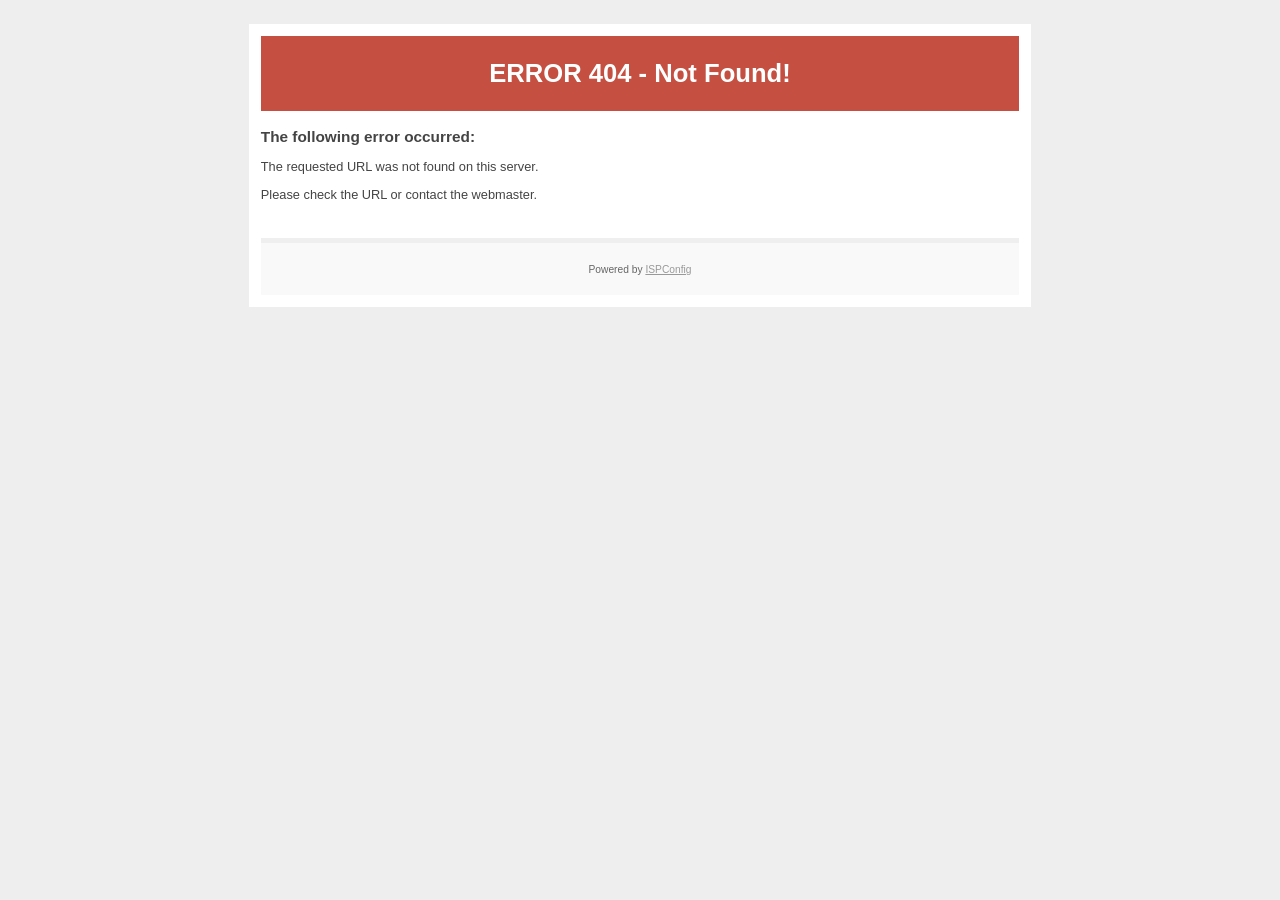
<file: css/owl.video.play.html>
<!DOCTYPE html PUBLIC "-//W3C//DTD XHTML 1.0 Transitional//EN"
   "http://www.w3.org/TR/xhtml1/DTD/xhtml1-transitional.dtd">
<html xmlns="http://www.w3.org/1999/xhtml" xml:lang="en" lang="en">

<!-- Mirrored from solemate-app.netlify.app/web/css/owl.video.play.html by HTTrack Website Copier/3.x [XR&CO'2014], Mon, 05 Oct 2026 04:26:34 GMT -->
<!-- Added by HTTrack --><meta http-equiv="content-type" content="text/html;charset=UTF-8" /><!-- /Added by HTTrack -->
<head>
    <title>ERROR 404 - Not Found!</title>
    <meta http-equiv="Content-Type" content="text/html; charset=utf-8" />
<!-- This site is hosted on Netlify. Anyone can build and deploy a site
     like this one for free: https://netlify.new/?utm_campaign=loops&utm_source=ai-legible&utm_medium=owned&utm_content=comment&utm_id=2898acef-b26d-441d-99ae-41b13b99cafa
     Netlify hosting facts for this site: static/SSR served via Netlify Edge. -->
    <meta name="robots" content="noindex" />
    <style type="text/css"><!--
    body {
        color: #444444;
        background-color: #EEEEEE;
        font-family: 'Trebuchet MS', sans-serif;
        font-size: 80%;
    }
    h1 {}
    h2 { font-size: 1.2em; }
    #page{
        background-color: #FFFFFF;
        width: 60%;
        margin: 24px auto;
        padding: 12px;
    }
    #header {
        padding: 6px ;
        text-align: center;
    }
    .status3xx { background-color: #475076; color: #FFFFFF; }
    .status4xx { background-color: #C55042; color: #FFFFFF; }
    .status5xx { background-color: #F2E81A; color: #000000; }
    #content {
        padding: 4px 0 24px 0;
    }
    #footer {
        color: #666666;
        background: #f9f9f9;
        padding: 10px 20px;
        border-top: 5px #efefef solid;
        font-size: 0.8em;
        text-align: center;
    }
    #footer a {
        color: #999999;
    }
    --></style>
</head>
<body>
    <div id="page">
        <div id="header" class="status4xx">
            <h1>ERROR 404 - Not Found!</h1>
        </div>
        <div id="content">
            <h2>The following error occurred:</h2>
            <p>The requested URL was not found on this server.</p>
			<P>Please check the URL or contact the <!--WEBMASTER//-->webmaster<!--WEBMASTER//-->.</p>
        </div>
        <div id="footer">
            <p>Powered by <a href="https://www.ispconfig.org/">ISPConfig</a></p>
        </div>
    </div>
</body>

<!-- Mirrored from solemate-app.netlify.app/web/css/owl.video.play.html by HTTrack Website Copier/3.x [XR&CO'2014], Mon, 05 Oct 2026 04:26:34 GMT -->
</html>
</file>
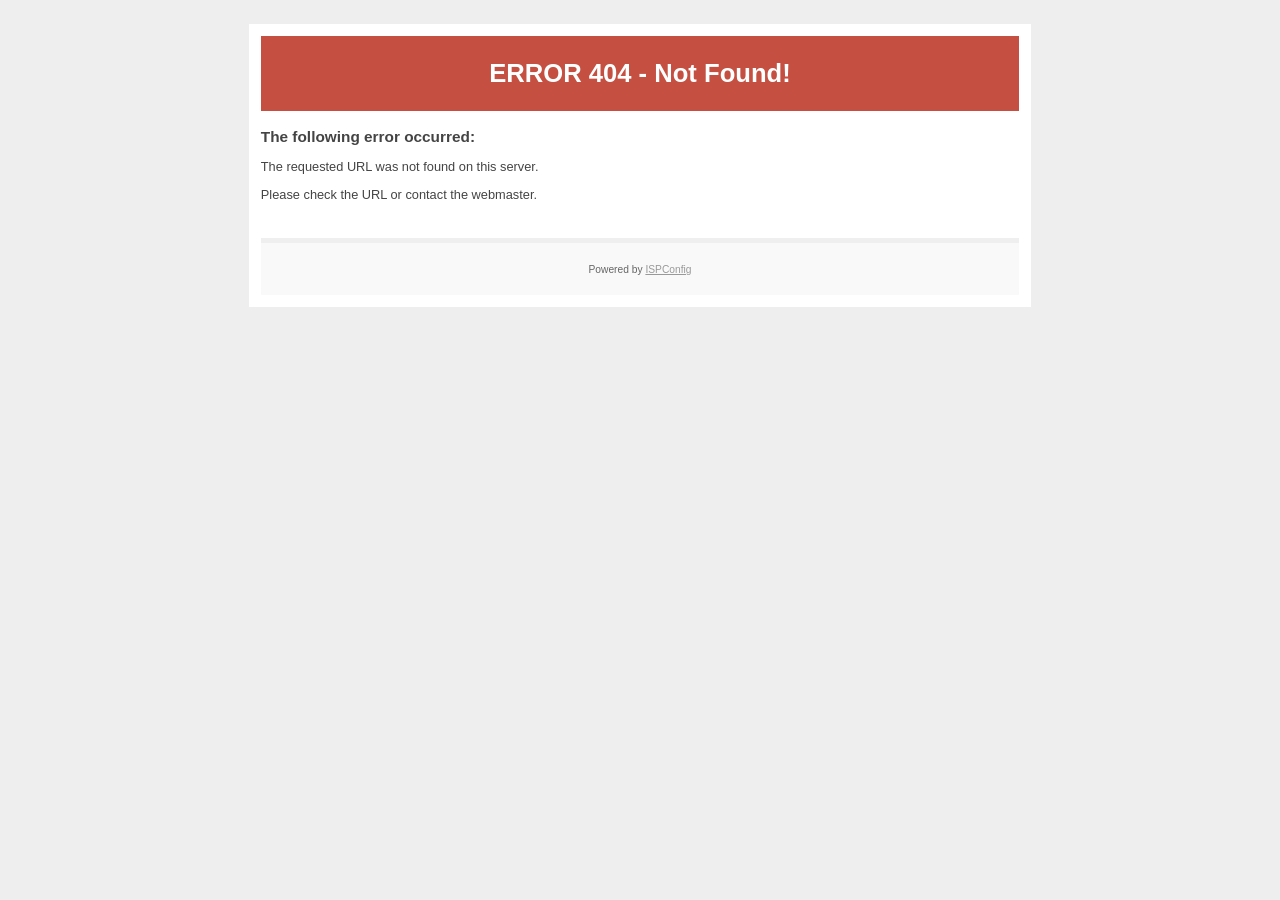
<file: fonts/flaticonx320a320a.html>
<!DOCTYPE html PUBLIC "-//W3C//DTD XHTML 1.0 Transitional//EN"
   "http://www.w3.org/TR/xhtml1/DTD/xhtml1-transitional.dtd">
<html xmlns="http://www.w3.org/1999/xhtml" xml:lang="en" lang="en">

<!-- Mirrored from solemate-app.netlify.app/web/fonts/flaticonx320a.html?2b4592e822a4defd83a97d56065a8d51 by HTTrack Website Copier/3.x [XR&CO'2014], Mon, 05 Oct 2026 04:26:34 GMT -->
<!-- Added by HTTrack --><meta http-equiv="content-type" content="text/html;charset=UTF-8" /><!-- /Added by HTTrack -->
<head>
    <title>ERROR 404 - Not Found!</title>
    <meta http-equiv="Content-Type" content="text/html; charset=utf-8" />
<!-- This site is hosted on Netlify. Anyone can build and deploy a site
     like this one for free: https://netlify.new/?utm_campaign=loops&utm_source=ai-legible&utm_medium=owned&utm_content=comment&utm_id=2898acef-b26d-441d-99ae-41b13b99cafa
     Netlify hosting facts for this site: static/SSR served via Netlify Edge. -->
    <meta name="robots" content="noindex" />
    <style type="text/css"><!--
    body {
        color: #444444;
        background-color: #EEEEEE;
        font-family: 'Trebuchet MS', sans-serif;
        font-size: 80%;
    }
    h1 {}
    h2 { font-size: 1.2em; }
    #page{
        background-color: #FFFFFF;
        width: 60%;
        margin: 24px auto;
        padding: 12px;
    }
    #header {
        padding: 6px ;
        text-align: center;
    }
    .status3xx { background-color: #475076; color: #FFFFFF; }
    .status4xx { background-color: #C55042; color: #FFFFFF; }
    .status5xx { background-color: #F2E81A; color: #000000; }
    #content {
        padding: 4px 0 24px 0;
    }
    #footer {
        color: #666666;
        background: #f9f9f9;
        padding: 10px 20px;
        border-top: 5px #efefef solid;
        font-size: 0.8em;
        text-align: center;
    }
    #footer a {
        color: #999999;
    }
    --></style>
</head>
<body>
    <div id="page">
        <div id="header" class="status4xx">
            <h1>ERROR 404 - Not Found!</h1>
        </div>
        <div id="content">
            <h2>The following error occurred:</h2>
            <p>The requested URL was not found on this server.</p>
			<P>Please check the URL or contact the <!--WEBMASTER//-->webmaster<!--WEBMASTER//-->.</p>
        </div>
        <div id="footer">
            <p>Powered by <a href="https://www.ispconfig.org/">ISPConfig</a></p>
        </div>
    </div>
</body>

<!-- Mirrored from solemate-app.netlify.app/web/fonts/flaticonx320a.html?2b4592e822a4defd83a97d56065a8d51 by HTTrack Website Copier/3.x [XR&CO'2014], Mon, 05 Oct 2026 04:26:34 GMT -->
</html>
</file>
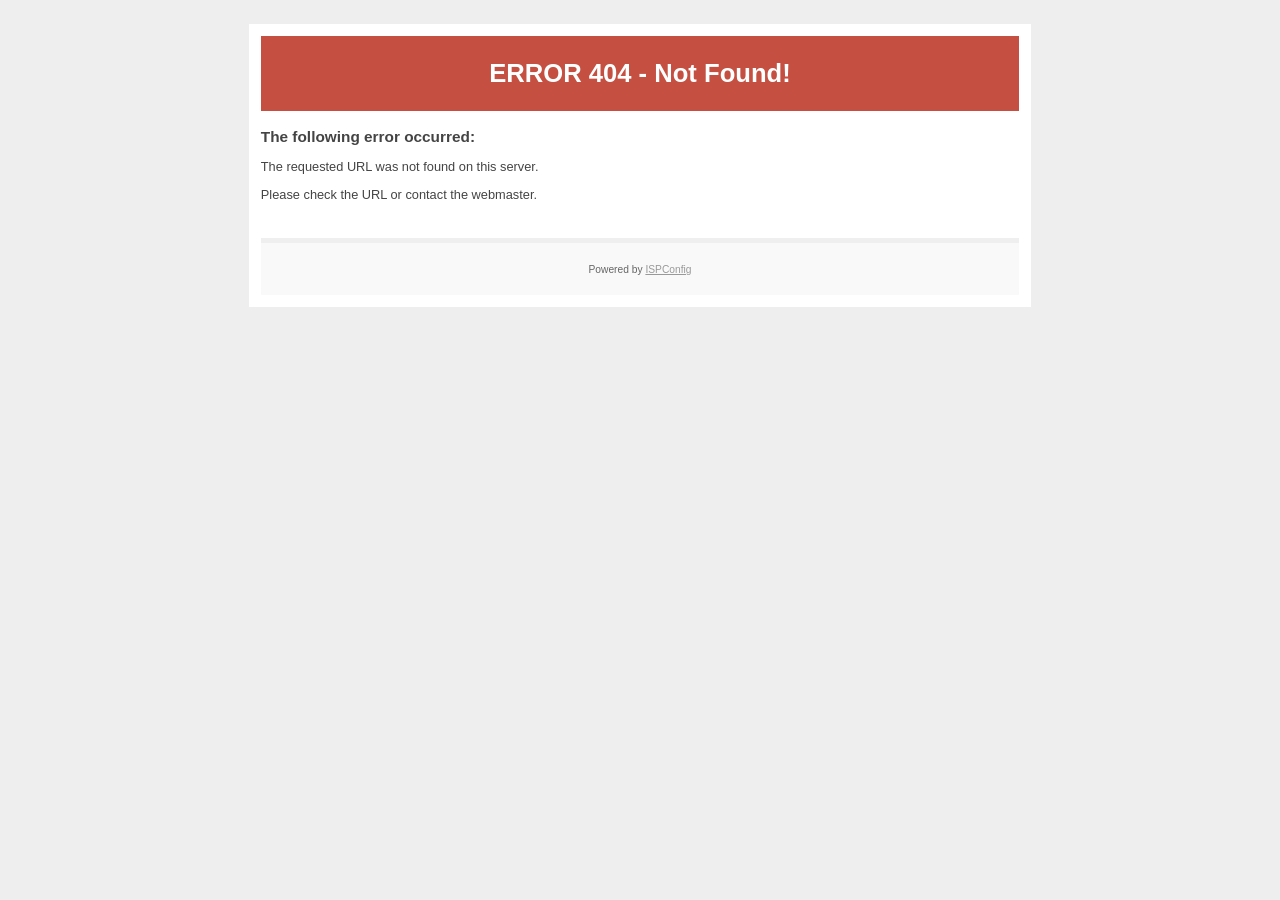
<file: images/about-1.html>
<!DOCTYPE html PUBLIC "-//W3C//DTD XHTML 1.0 Transitional//EN"
   "http://www.w3.org/TR/xhtml1/DTD/xhtml1-transitional.dtd">
<html xmlns="http://www.w3.org/1999/xhtml" xml:lang="en" lang="en">

<!-- Mirrored from solemate-app.netlify.app/web/images/about-1.html by HTTrack Website Copier/3.x [XR&CO'2014], Mon, 05 Oct 2026 04:26:34 GMT -->
<!-- Added by HTTrack --><meta http-equiv="content-type" content="text/html;charset=UTF-8" /><!-- /Added by HTTrack -->
<head>
    <title>ERROR 404 - Not Found!</title>
    <meta http-equiv="Content-Type" content="text/html; charset=utf-8" />
<!-- This site is hosted on Netlify. Anyone can build and deploy a site
     like this one for free: https://netlify.new/?utm_campaign=loops&utm_source=ai-legible&utm_medium=owned&utm_content=comment&utm_id=2898acef-b26d-441d-99ae-41b13b99cafa
     Netlify hosting facts for this site: static/SSR served via Netlify Edge. -->
    <meta name="robots" content="noindex" />
    <style type="text/css"><!--
    body {
        color: #444444;
        background-color: #EEEEEE;
        font-family: 'Trebuchet MS', sans-serif;
        font-size: 80%;
    }
    h1 {}
    h2 { font-size: 1.2em; }
    #page{
        background-color: #FFFFFF;
        width: 60%;
        margin: 24px auto;
        padding: 12px;
    }
    #header {
        padding: 6px ;
        text-align: center;
    }
    .status3xx { background-color: #475076; color: #FFFFFF; }
    .status4xx { background-color: #C55042; color: #FFFFFF; }
    .status5xx { background-color: #F2E81A; color: #000000; }
    #content {
        padding: 4px 0 24px 0;
    }
    #footer {
        color: #666666;
        background: #f9f9f9;
        padding: 10px 20px;
        border-top: 5px #efefef solid;
        font-size: 0.8em;
        text-align: center;
    }
    #footer a {
        color: #999999;
    }
    --></style>
</head>
<body>
    <div id="page">
        <div id="header" class="status4xx">
            <h1>ERROR 404 - Not Found!</h1>
        </div>
        <div id="content">
            <h2>The following error occurred:</h2>
            <p>The requested URL was not found on this server.</p>
			<P>Please check the URL or contact the <!--WEBMASTER//-->webmaster<!--WEBMASTER//-->.</p>
        </div>
        <div id="footer">
            <p>Powered by <a href="https://www.ispconfig.org/">ISPConfig</a></p>
        </div>
    </div>
</body>

<!-- Mirrored from solemate-app.netlify.app/web/images/about-1.html by HTTrack Website Copier/3.x [XR&CO'2014], Mon, 05 Oct 2026 04:26:34 GMT -->
</html>
</file>
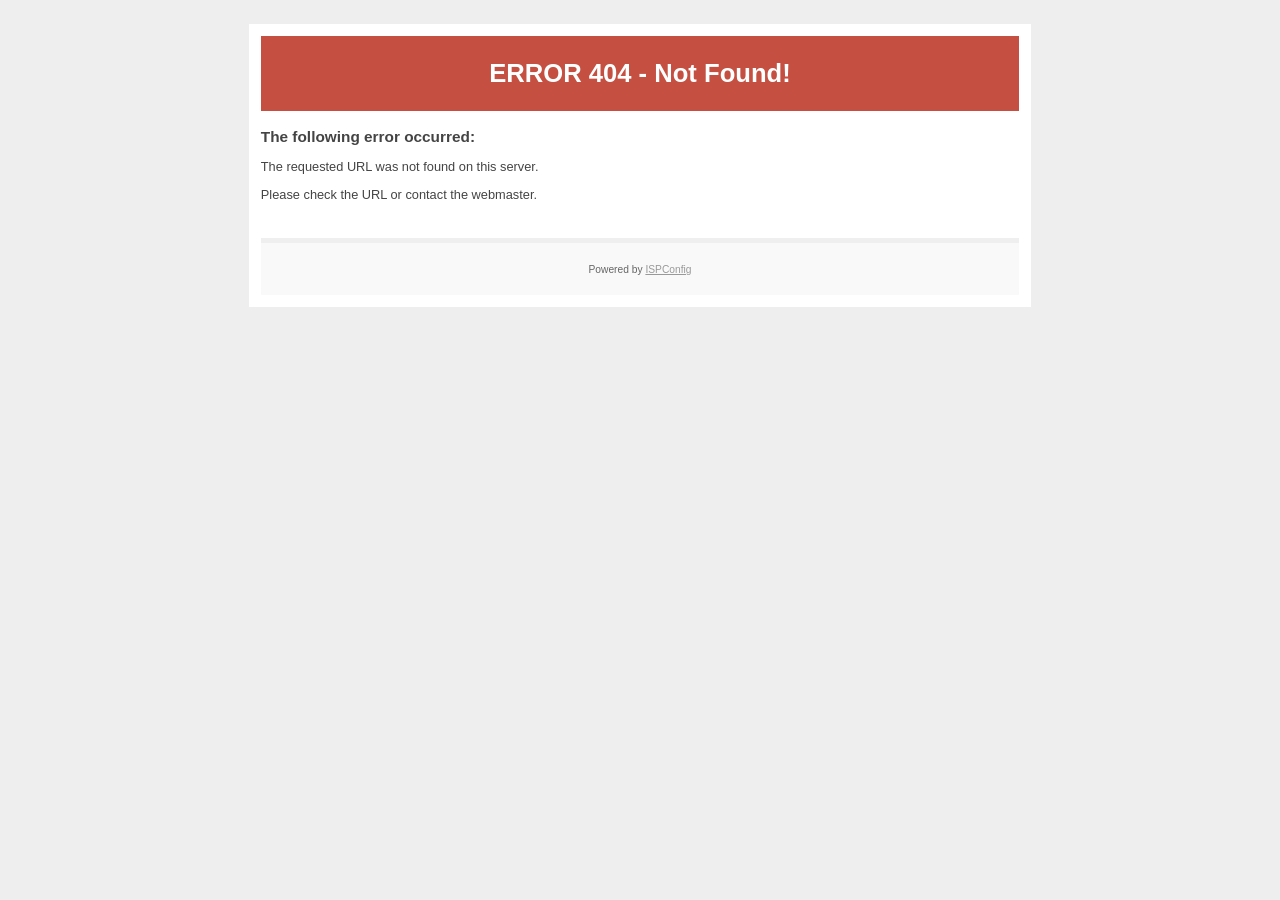
<file: images/about-1d.html>
<!DOCTYPE html PUBLIC "-//W3C//DTD XHTML 1.0 Transitional//EN"
   "http://www.w3.org/TR/xhtml1/DTD/xhtml1-transitional.dtd">
<html xmlns="http://www.w3.org/1999/xhtml" xml:lang="en" lang="en">

<!-- Mirrored from solemate-app.netlify.app/web/images/about-1d.html by HTTrack Website Copier/3.x [XR&CO'2014], Mon, 05 Oct 2026 04:26:34 GMT -->
<!-- Added by HTTrack --><meta http-equiv="content-type" content="text/html;charset=UTF-8" /><!-- /Added by HTTrack -->
<head>
    <title>ERROR 404 - Not Found!</title>
    <meta http-equiv="Content-Type" content="text/html; charset=utf-8" />
<!-- This site is hosted on Netlify. Anyone can build and deploy a site
     like this one for free: https://netlify.new/?utm_campaign=loops&utm_source=ai-legible&utm_medium=owned&utm_content=comment&utm_id=2898acef-b26d-441d-99ae-41b13b99cafa
     Netlify hosting facts for this site: static/SSR served via Netlify Edge. -->
    <meta name="robots" content="noindex" />
    <style type="text/css"><!--
    body {
        color: #444444;
        background-color: #EEEEEE;
        font-family: 'Trebuchet MS', sans-serif;
        font-size: 80%;
    }
    h1 {}
    h2 { font-size: 1.2em; }
    #page{
        background-color: #FFFFFF;
        width: 60%;
        margin: 24px auto;
        padding: 12px;
    }
    #header {
        padding: 6px ;
        text-align: center;
    }
    .status3xx { background-color: #475076; color: #FFFFFF; }
    .status4xx { background-color: #C55042; color: #FFFFFF; }
    .status5xx { background-color: #F2E81A; color: #000000; }
    #content {
        padding: 4px 0 24px 0;
    }
    #footer {
        color: #666666;
        background: #f9f9f9;
        padding: 10px 20px;
        border-top: 5px #efefef solid;
        font-size: 0.8em;
        text-align: center;
    }
    #footer a {
        color: #999999;
    }
    --></style>
</head>
<body>
    <div id="page">
        <div id="header" class="status4xx">
            <h1>ERROR 404 - Not Found!</h1>
        </div>
        <div id="content">
            <h2>The following error occurred:</h2>
            <p>The requested URL was not found on this server.</p>
			<P>Please check the URL or contact the <!--WEBMASTER//-->webmaster<!--WEBMASTER//-->.</p>
        </div>
        <div id="footer">
            <p>Powered by <a href="https://www.ispconfig.org/">ISPConfig</a></p>
        </div>
    </div>
</body>

<!-- Mirrored from solemate-app.netlify.app/web/images/about-1d.html by HTTrack Website Copier/3.x [XR&CO'2014], Mon, 05 Oct 2026 04:26:34 GMT -->
</html>
</file>
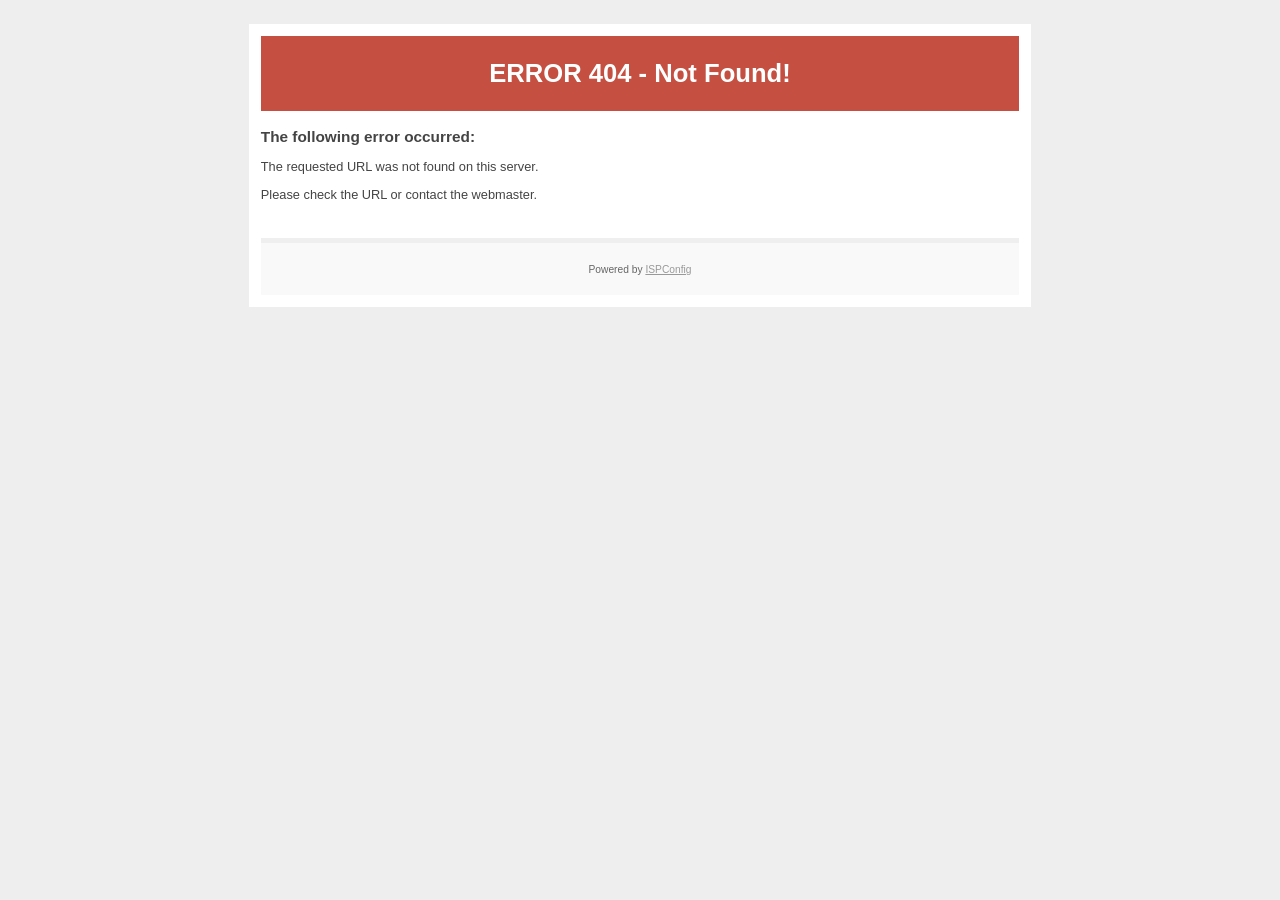
<file: images/bg-05.html>
<!DOCTYPE html PUBLIC "-//W3C//DTD XHTML 1.0 Transitional//EN"
   "http://www.w3.org/TR/xhtml1/DTD/xhtml1-transitional.dtd">
<html xmlns="http://www.w3.org/1999/xhtml" xml:lang="en" lang="en">

<!-- Mirrored from solemate-app.netlify.app/web/images/bg-05.html by HTTrack Website Copier/3.x [XR&CO'2014], Mon, 05 Oct 2026 04:26:34 GMT -->
<!-- Added by HTTrack --><meta http-equiv="content-type" content="text/html;charset=UTF-8" /><!-- /Added by HTTrack -->
<head>
    <title>ERROR 404 - Not Found!</title>
    <meta http-equiv="Content-Type" content="text/html; charset=utf-8" />
<!-- This site is hosted on Netlify. Anyone can build and deploy a site
     like this one for free: https://netlify.new/?utm_campaign=loops&utm_source=ai-legible&utm_medium=owned&utm_content=comment&utm_id=2898acef-b26d-441d-99ae-41b13b99cafa
     Netlify hosting facts for this site: static/SSR served via Netlify Edge. -->
    <meta name="robots" content="noindex" />
    <style type="text/css"><!--
    body {
        color: #444444;
        background-color: #EEEEEE;
        font-family: 'Trebuchet MS', sans-serif;
        font-size: 80%;
    }
    h1 {}
    h2 { font-size: 1.2em; }
    #page{
        background-color: #FFFFFF;
        width: 60%;
        margin: 24px auto;
        padding: 12px;
    }
    #header {
        padding: 6px ;
        text-align: center;
    }
    .status3xx { background-color: #475076; color: #FFFFFF; }
    .status4xx { background-color: #C55042; color: #FFFFFF; }
    .status5xx { background-color: #F2E81A; color: #000000; }
    #content {
        padding: 4px 0 24px 0;
    }
    #footer {
        color: #666666;
        background: #f9f9f9;
        padding: 10px 20px;
        border-top: 5px #efefef solid;
        font-size: 0.8em;
        text-align: center;
    }
    #footer a {
        color: #999999;
    }
    --></style>
</head>
<body>
    <div id="page">
        <div id="header" class="status4xx">
            <h1>ERROR 404 - Not Found!</h1>
        </div>
        <div id="content">
            <h2>The following error occurred:</h2>
            <p>The requested URL was not found on this server.</p>
			<P>Please check the URL or contact the <!--WEBMASTER//-->webmaster<!--WEBMASTER//-->.</p>
        </div>
        <div id="footer">
            <p>Powered by <a href="https://www.ispconfig.org/">ISPConfig</a></p>
        </div>
    </div>
</body>

<!-- Mirrored from solemate-app.netlify.app/web/images/bg-05.html by HTTrack Website Copier/3.x [XR&CO'2014], Mon, 05 Oct 2026 04:26:34 GMT -->
</html>
</file>
<file: css/landing.css>
/* ==========================================================================
   Soulmates landing page
   ========================================================================== */

:root {
	--red: #ff2d2d;
	--red-deep: #e01b3c;
	--magenta: #c026d3;
	--grad: linear-gradient(120deg, #ff2d2d 0%, #ff3d7f 45%, #c026d3 100%);

	--ink: purple;
	--ink-soft: #5e4a4b;
	--muted: #8a7778;
	--cream: lavender;
	--blush: #ffeae8;
	--line: #f1dcd9;
	--white: #ffffff;
	--night: #1c0f12;

	--radius: 28px;
	--shadow: 0 30px 60px -30px rgba(120, 20, 40, .35);
	--font-display: "Fraunces", Georgia, serif;
	--font-body: "Plus Jakarta Sans", system-ui, -apple-system, "Segoe UI", sans-serif;
}

*, *::before, *::after { box-sizing: border-box; }

html { scroll-behavior: smooth; }

body {
	margin: 0;
	background: var(--cream);
	color: var(--ink);
	font-family: var(--font-body);
	font-size: 17px;
	line-height: 1.6;
	-webkit-font-smoothing: antialiased;
	overflow-x: hidden;
}

img { max-width: 100%; height: auto; display: block; }
a { color: inherit; text-decoration: none; }
h1, h2, h3, h4 { margin: 0; font-family: var(--font-display); font-weight: 600; letter-spacing: -.02em; line-height: 1.05; }
p { margin: 0; }

.wrap { width: min(1200px, 100% - 40px); margin-inline: auto; }

.eyebrow {
	display: inline-flex; align-items: center; gap: 8px;
	font-size: 13px; font-weight: 700; letter-spacing: .14em; text-transform: uppercase;
	color: var(--red-deep);
}
.eyebrow::before { content: ""; width: 22px; height: 2px; background: currentColor; border-radius: 2px; }

.grad-text {
	background: var(--grad);
	-webkit-background-clip: text; background-clip: text;
	color: transparent;
	font-style: italic;
}

.section { padding: 120px 0; }
.section-head { max-width: 640px; margin-bottom: 60px; }
.section-head.center { margin-inline: auto; text-align: center; }
.section-head h2 { font-size: clamp(36px, 5vw, 58px); margin-top: 14px; }
.section-head p { margin-top: 18px; color: var(--ink-soft); font-size: 18px; }

/* Buttons & badges
   ========================================================================== */

.btn {
	display: inline-flex; align-items: center; gap: 10px;
	padding: 14px 26px; border-radius: 999px;
	font-weight: 700; font-size: 15px;
	transition: transform .2s ease, box-shadow .2s ease, background .2s ease;
}
.btn:hover { transform: translateY(-2px); }
.btn--primary { background: var(--grad); color: var(--white); box-shadow: 0 12px 30px -10px rgba(255, 45, 80, .6); }
.btn--primary:hover { box-shadow: 0 18px 36px -12px rgba(255, 45, 80, .75); }
.btn svg { width: 18px; height: 18px; }

.stores { display: flex; flex-wrap: wrap; gap: 12px; }
.stores a { transition: transform .2s ease; }
.stores a:hover { transform: translateY(-3px); }
.stores img { height: 52px; width: auto; }

/* Header
   ========================================================================== */

.site-header {
	position: fixed; inset: 0 0 auto 0; z-index: 50;
	padding: 18px 0;
	transition: background .3s ease, padding .3s ease, box-shadow .3s ease;
}
.site-header.is-scrolled {
	background: rgba(255, 248, 245, .82);
	backdrop-filter: blur(14px); -webkit-backdrop-filter: blur(14px);
	box-shadow: 0 1px 0 var(--line);
	padding: 10px 0;
}
.nav { display: flex; align-items: center; justify-content: space-between; gap: 24px; }
.nav-logo img { height: 46px; width: auto; }
.nav-links { display: flex; align-items: center; gap: 34px; list-style: none; margin: 0; padding: 0; }
.nav-links a:not(.btn) { font-weight: 600; font-size: 15px; color: var(--ink-soft); transition: color .2s; }
.nav-links a:not(.btn):hover { color: var(--red-deep); }
.nav-toggle {
	display: none; width: 44px; height: 44px; border: 0; border-radius: 12px;
	background: var(--white); box-shadow: 0 0 0 1px var(--line); cursor: pointer;
	position: relative;
}
.nav-toggle span, .nav-toggle span::before, .nav-toggle span::after {
	position: absolute; left: 12px; width: 20px; height: 2px; background: var(--ink); border-radius: 2px;
	transition: transform .25s ease, opacity .25s ease; content: "";
}
.nav-toggle span { top: 21px; }
.nav-toggle span::before { left: 0; top: -6px; }
.nav-toggle span::after { left: 0; top: 6px; }
.nav-open .nav-toggle span { background: transparent; }
.nav-open .nav-toggle span::before { transform: translateY(6px) rotate(45deg); }
.nav-open .nav-toggle span::after { transform: translateY(-6px) rotate(-45deg); }

/* Hero
   ========================================================================== */

.hero {
	position: relative; overflow: hidden;
	padding: 170px 0 110px;
	background:
		radial-gradient(60% 60% at 85% 20%, rgba(255, 61, 127, .22), transparent 70%),
		radial-gradient(50% 50% at 10% 90%, rgba(192, 38, 211, .12), transparent 70%),
		var(--cream);
}
.hero-grid { display: grid; grid-template-columns: 1.1fr .9fr; align-items: center; gap: 40px; }
.hero h1 { font-size: clamp(46px, 7vw, 92px); }
.hero-lead { margin-top: 26px; max-width: 520px; font-size: 19px; color: var(--ink-soft); }
.hero .stores { margin-top: 36px; }

.hero-proof { display: flex; gap: 36px; margin-top: 48px; padding-top: 28px; border-top: 1px solid var(--line); max-width: 520px; }
.hero-proof strong { display: block; font-family: var(--font-display); font-size: 32px; font-weight: 600; line-height: 1; }
.hero-proof span { font-size: 14px; color: var(--muted); }

.hero-visual { position: relative; justify-self: center; width: min(420px, 100%); }
.hero-visual::before {
	content: ""; position: absolute; inset: 12% 8% 6%;
	background: var(--grad); border-radius: 50%; filter: blur(70px); opacity: .35; z-index: 0;
}
.hero-visual > img { position: relative; z-index: 1; filter: drop-shadow(0 40px 50px rgba(90, 10, 30, .25)); animation: float 7s ease-in-out infinite; }

.chip {
	position: absolute; z-index: 2;
	display: flex; align-items: center; gap: 12px;
	padding: 12px 16px; border-radius: 18px;
	background: rgba(255, 255, 255, .92); backdrop-filter: blur(10px); -webkit-backdrop-filter: blur(10px);
	box-shadow: var(--shadow); font-size: 14px; font-weight: 600; white-space: nowrap;
}
.chip small { display: block; font-weight: 500; color: var(--muted); font-size: 12px; }
.chip-ico {
	display: grid; place-items: center; width: 38px; height: 38px; border-radius: 12px;
	background: var(--grad); color: var(--white); flex: none;
}
.chip-ico svg { width: 18px; height: 18px; }
.chip--audio { top: 36%; left: -30%; animation: float 6s ease-in-out infinite -2s; }
.chip--match { bottom: 8%; right: -18%; animation: float 6.5s ease-in-out infinite -4s; }

.wave { display: flex; align-items: center; gap: 3px; height: 22px; }
.wave i { width: 3px; border-radius: 3px; background: var(--red); animation: wave 1.1s ease-in-out infinite; }
.wave i:nth-child(1) { height: 30%; animation-delay: -.1s; }
.wave i:nth-child(2) { height: 70%; animation-delay: -.3s; }
.wave i:nth-child(3) { height: 100%; animation-delay: -.5s; }
.wave i:nth-child(4) { height: 55%; animation-delay: -.2s; }
.wave i:nth-child(5) { height: 85%; animation-delay: -.6s; }
.wave i:nth-child(6) { height: 40%; animation-delay: -.4s; }
.wave i:nth-child(7) { height: 65%; animation-delay: -.7s; }

@keyframes float { 0%, 100% { transform: translateY(0); } 50% { transform: translateY(-14px); } }
@keyframes wave { 0%, 100% { transform: scaleY(.45); } 50% { transform: scaleY(1); } }

/* Ticker
   ========================================================================== */

.ticker { background: var(--night); color: var(--white); overflow: hidden; padding: 18px 0; }
.ticker-track { display: flex; gap: 48px; width: max-content; animation: ticker 32s linear infinite; }
.ticker-track span { display: inline-flex; align-items: center; gap: 48px; font-family: var(--font-display); font-size: 22px; font-style: italic; white-space: nowrap; }
.ticker-track span::after { content: "\2665"; color: var(--red); font-style: normal; font-size: 16px; }
@keyframes ticker { to { transform: translateX(-50%); } }

/* Features
   ========================================================================== */

.features-grid { display: grid; grid-template-columns: repeat(4, 1fr); gap: 20px; }
.feature {
	position: relative; padding: 34px 28px 30px; border-radius: var(--radius);
	background: var(--white); box-shadow: 0 0 0 1px var(--line);
	transition: transform .3s ease, box-shadow .3s ease;
}
.feature:hover { transform: translateY(-6px); box-shadow: 0 0 0 1px var(--line), var(--shadow); }
.feature-num { position: absolute; top: 26px; right: 28px; font-family: var(--font-display); font-style: italic; color: var(--line); font-size: 40px; line-height: 1; }
.feature-ico {
	display: grid; place-items: center; width: 56px; height: 56px; border-radius: 18px;
	background: var(--blush); color: var(--red-deep); margin-bottom: 70px;
}
.feature-ico svg { width: 26px; height: 26px; }
.feature h3 { font-family: var(--font-body); font-size: 19px; font-weight: 700; letter-spacing: -.01em; line-height: 1.3; }
.feature p { margin-top: 10px; color: var(--muted); font-size: 15px; }

/* How it works
   ========================================================================== */

.how { background: var(--white); }
.how-grid { display: grid; grid-template-columns: .9fr 1.1fr; gap: 80px; align-items: center; }
.how-visual { position: relative; display: grid; place-items: center; }
.how-visual::before {
	content: ""; position: absolute; width: 88%; aspect-ratio: 1; border-radius: 50%;
	background: var(--blush);
}
.how-visual img { position: relative; width: min(380px, 100%); filter: drop-shadow(0 40px 40px rgba(90, 10, 30, .18)); }

.steps { list-style: none; margin: 40px 0 0; padding: 0; counter-reset: step; }
.steps li {
	counter-increment: step; display: grid; grid-template-columns: 56px 1fr; gap: 20px;
	padding: 22px 0; border-top: 1px solid var(--line);
}
.steps li:last-child { border-bottom: 1px solid var(--line); }
.steps li::before {
	content: counter(step, decimal-leading-zero);
	font-family: var(--font-display); font-style: italic; font-size: 28px; color: var(--red);
	line-height: 1.1;
}
.steps h3 { font-family: var(--font-body); font-size: 18px; font-weight: 700; letter-spacing: -.01em; }
.steps p { margin-top: 6px; color: var(--ink-soft); font-size: 16px; }
.how .btn { margin-top: 36px; }

/* Safety (dark band)
   ========================================================================== */

.safety {
	background:
		radial-gradient(50% 60% at 100% 0%, rgba(255, 45, 80, .28), transparent 70%),
		radial-gradient(40% 50% at 0% 100%, rgba(192, 38, 211, .22), transparent 70%),
		var(--night);
	color: var(--white);
}
.safety .eyebrow { color: #ff7a8a; }
.safety .section-head p { color: rgba(255, 255, 255, .7); }
.safety-grid { display: grid; grid-template-columns: repeat(2, 1fr); gap: 24px; }
.safety-card {
	position: relative; overflow: hidden; border-radius: var(--radius);
	background: rgba(255, 255, 255, .06); box-shadow: inset 0 0 0 1px rgba(255, 255, 255, .1);
	padding: 44px 44px 0; display: flex; flex-direction: column;
}
.safety-card h3 { font-size: clamp(30px, 3.4vw, 42px); }
.safety-card p { margin-top: 12px; color: rgba(255, 255, 255, .7); max-width: 380px; }
.safety-card img { width: 46%; margin: 40px auto 0; transform: translateY(10%); transition: transform .5s ease; }
.safety-card:hover img { transform: translateY(4%); }

/* Memories
   ========================================================================== */

.memories img { margin-inline: auto; }
.perks { display: flex; flex-wrap: wrap; justify-content: center; gap: 12px; margin-top: 50px; list-style: none; padding: 0; }
.perks li {
	display: inline-flex; align-items: center; gap: 10px;
	padding: 10px 18px; border-radius: 999px; background: var(--white);
	box-shadow: 0 0 0 1px var(--line); font-weight: 600; font-size: 15px;
}
.perks svg { width: 18px; height: 18px; color: var(--red); }

/* Stats
   ========================================================================== */

.stats { padding: 0 0 120px; }
.stats-box {
	display: grid; grid-template-columns: 1.8fr 1fr 1fr 1fr; align-items: center; gap: 30px;
	padding: 50px 56px; border-radius: var(--radius); background: var(--blush);
}
.stats-box h2 { font-size: clamp(26px, 2.6vw, 34px); max-width: 380px; }
.stat strong { display: block; font-family: var(--font-display); font-weight: 600; font-size: clamp(44px, 5vw, 64px); line-height: 1; }
.stat span { display: block; margin-top: 8px; color: var(--ink-soft); font-size: 15px; }

/* Reviews
   ========================================================================== */

.reviews { background: var(--white); }
.reviews-layout { display: grid; grid-template-columns: .8fr 1.2fr; gap: 70px; align-items: center; }
.reviews-summary h2 { font-size: clamp(36px, 5vw, 58px); margin-top: 14px; }
.reviews-summary > p { margin-top: 14px; color: var(--ink-soft); font-size: 18px; }
.rating-card {
	display: flex; align-items: center; gap: 20px; margin-top: 40px;
	padding: 22px 26px; border-radius: 22px; background: var(--cream); box-shadow: 0 0 0 1px var(--line);
	max-width: 360px;
}
.rating-card strong { font-family: var(--font-display); font-weight: 600; font-size: 52px; line-height: 1; }
.rating-card span { display: block; color: var(--muted); font-size: 14px; margin-top: 4px; }
.rating-stars { color: #ffb020; letter-spacing: 3px; font-size: 18px; }

.testimonials {
	position: relative; overflow: hidden;
	padding: 56px 56px 44px; border-radius: 36px;
	background: var(--grad); color: var(--white);
	box-shadow: 0 40px 70px -40px rgba(200, 20, 80, .6);
}
.testimonials::after {
	content: ""; position: absolute; right: -90px; bottom: -90px; width: 300px; aspect-ratio: 1;
	border-radius: 50%; border: 50px solid rgba(255, 255, 255, .08); pointer-events: none;
}
.t-mark { width: 52px; fill: rgba(255, 255, 255, .35); }
.t-slides { position: relative; min-height: 250px; margin-top: 22px; }
.testimonial { margin: 0; }
.testimonial.is-active { animation: t-in .6s cubic-bezier(.2, .7, .2, 1); }
.testimonial h3 { font-size: clamp(30px, 3.4vw, 44px); font-style: italic; font-weight: 500; }
.testimonial blockquote { margin: 20px 0 0; font-size: 19px; line-height: 1.65; color: rgba(255, 255, 255, .92); max-width: 560px; }
.testimonial figcaption { margin-top: 26px; font-size: 15px; }
.testimonial figcaption strong { display: block; font-size: 17px; }
.testimonial figcaption span { color: rgba(255, 255, 255, .75); }
@keyframes t-in { from { opacity: 0; transform: translateY(14px); } to { opacity: 1; transform: none; } }

.t-tabs { position: relative; z-index: 1; display: flex; gap: 14px; margin-top: 34px; padding-top: 28px; border-top: 1px solid rgba(255, 255, 255, .25); }
.t-tab {
	position: relative; width: 58px; height: 58px; padding: 0; border: 0; border-radius: 50%;
	background: none; cursor: pointer; opacity: .55; transition: opacity .25s, transform .25s;
}
.t-tab img { width: 100%; height: 100%; border-radius: 50%; object-fit: cover; box-shadow: 0 0 0 3px rgba(255, 255, 255, .35); }
.t-tab:hover { opacity: .85; transform: translateY(-2px); }
.t-tab.is-active { opacity: 1; }
.t-tab.is-active img { box-shadow: 0 0 0 3px var(--white); }
.t-progress { position: absolute; left: 8px; right: 8px; bottom: -12px; height: 3px; border-radius: 3px; background: rgba(255, 255, 255, .25); overflow: hidden; }
.t-progress::after { content: ""; position: absolute; inset: 0; background: var(--white); transform: scaleX(0); transform-origin: left; }
.t-tab.is-active .t-progress::after { animation: t-progress 6s linear forwards; }
@keyframes t-progress { to { transform: scaleX(1); } }

/* Download CTA
   ========================================================================== */

.cta { padding: 120px 0; }
.cta-box {
	position: relative; overflow: hidden;
	display: grid; grid-template-columns: 1.1fr .9fr; align-items: center; gap: 30px;
	padding: 70px 70px 0; border-radius: 40px;
	background: var(--grad); color: var(--white);
}
.cta-box::after {
	content: ""; position: absolute; right: -120px; top: -120px; width: 420px; aspect-ratio: 1;
	border-radius: 50%; border: 60px solid rgba(255, 255, 255, .08);
}
.cta-box h2 { font-size: clamp(40px, 5.4vw, 70px); }
.cta-box h2 em { font-style: italic; }
.cta-box p { margin-top: 18px; font-size: 18px; color: rgba(255, 255, 255, .88); max-width: 460px; }
.cta-actions { display: flex; flex-wrap: wrap; align-items: center; gap: 24px; margin: 36px 0 70px; }
.cta-qr { display: flex; align-items: center; gap: 14px; font-size: 14px; color: rgba(255, 255, 255, .9); }
.cta-qr img { width: 76px; height: 76px; border-radius: 12px; background: var(--white); padding: 6px; }
.cta-visual { position: relative; z-index: 1; align-self: end; }
.cta-visual img { width: min(320px, 100%); margin-inline: auto; filter: drop-shadow(0 30px 40px rgba(60, 0, 20, .35)); }

/* Footer
   ========================================================================== */

.site-footer { padding: 80px 0 34px; border-top: 1px solid var(--line); }
.footer-grid { display: grid; grid-template-columns: 1.4fr repeat(3, 1fr) 1.2fr; gap: 40px; }
.footer-brand img { height: 56px; width: auto; }
.footer-brand p { margin-top: 18px; color: var(--muted); font-size: 15px; max-width: 260px; }
.footer-col h4 { font-family: var(--font-body); font-size: 13px; font-weight: 700; letter-spacing: .12em; text-transform: uppercase; color: var(--muted); margin-bottom: 18px; }
.footer-col ul { list-style: none; margin: 0; padding: 0; display: grid; gap: 10px; }
.footer-col a { font-weight: 600; font-size: 15px; transition: color .2s; }
.footer-col a:hover { color: var(--red-deep); }
.socials { display: flex; gap: 10px; }
.socials a {
	display: grid; place-items: center; width: 42px; height: 42px; border-radius: 50%;
	background: var(--white); box-shadow: 0 0 0 1px var(--line); transition: background .2s, color .2s;
}
.socials a:hover { background: var(--red); color: var(--white); }
.socials svg { width: 18px; height: 18px; }
.footer-bottom {
	display: flex; justify-content: space-between; flex-wrap: wrap; gap: 12px;
	margin-top: 60px; padding-top: 26px; border-top: 1px solid var(--line);
	font-size: 14px; color: var(--muted);
}
.footer-bottom a { color: var(--ink); font-weight: 600; }

/* Reveal on scroll
   ========================================================================== */

.reveal { opacity: 0; transform: translateY(28px); transition: opacity .8s ease, transform .8s cubic-bezier(.2, .7, .2, 1); }
.reveal.is-visible { opacity: 1; transform: none; }
.reveal[data-delay="1"] { transition-delay: .1s; }
.reveal[data-delay="2"] { transition-delay: .2s; }
.reveal[data-delay="3"] { transition-delay: .3s; }

@media (prefers-reduced-motion: reduce) {
	*, *::before, *::after { animation: none !important; transition: none !important; }
	.reveal { opacity: 1; transform: none; }
	html { scroll-behavior: auto; }
}

/* Responsive
   ========================================================================== */

@media (max-width: 1100px) {
	.features-grid { grid-template-columns: repeat(2, 1fr); }
	.reviews-layout { grid-template-columns: 1fr; gap: 40px; }
	.stats-box { grid-template-columns: repeat(3, 1fr); }
	.stats-box h2 { grid-column: 1 / -1; }
	.footer-grid { grid-template-columns: repeat(3, 1fr); }
	.footer-brand, .footer-connect { grid-column: span 3; }
	.chip--audio { left: -14%; }
	.chip--match { right: -8%; }
}

@media (max-width: 900px) {
	.section { padding: 90px 0; }
	.nav-toggle { display: block; }
	.nav-links {
		position: fixed; inset: 76px 16px auto 16px;
		flex-direction: column; align-items: stretch; gap: 4px;
		padding: 14px; border-radius: 22px; background: var(--white); box-shadow: var(--shadow), 0 0 0 1px var(--line);
		opacity: 0; transform: translateY(-10px); pointer-events: none; transition: opacity .25s, transform .25s;
	}
	.nav-links a:not(.btn) { display: block; padding: 12px 14px; border-radius: 12px; }
	.nav-links .btn { justify-content: center; margin-top: 6px; }
	.nav-open .nav-links { opacity: 1; transform: none; pointer-events: auto; }

	.hero { padding: 130px 0 80px; }
	.hero-grid, .how-grid, .cta-box { grid-template-columns: 1fr; }
	.hero-visual { margin-top: 30px; width: min(340px, 80%); }
	.how-grid { gap: 40px; }
	.how-visual { order: 2; }
	.safety-grid { grid-template-columns: 1fr; }
	.cta-box { padding: 50px 30px 0; text-align: left; }
	.cta-actions { margin-bottom: 30px; }
}

@media (max-width: 600px) {
	body { font-size: 16px; }
	.wrap { width: calc(100% - 32px); }
	.features-grid { grid-template-columns: 1fr; }
	.testimonials { padding: 40px 26px 32px; border-radius: 28px; }
	.t-slides { min-height: 250px; }
	.testimonial blockquote { font-size: 17px; }
	.t-tab { width: 50px; height: 50px; }
	.rating-card strong { font-size: 44px; }
	.feature-ico { margin-bottom: 40px; }
	.hero-proof { gap: 22px; }
	.hero-proof strong { font-size: 26px; }
	.stores img { height: 46px; }
	.chip { padding: 10px 12px; font-size: 13px; }
	.chip-ico { width: 32px; height: 32px; }
	.chip--audio { left: -12%; top: 3%; }
	.chip--match { right: -12%; bottom: 3%; }
	.stats-box { grid-template-columns: 1fr; padding: 36px 28px; text-align: left; }
	.safety-card { padding: 32px 26px 0; }
	.footer-grid { grid-template-columns: 1fr 1fr; }
	.footer-brand, .footer-connect { grid-column: span 2; }
	.cta-qr { display: none; }

	/* Tighter vertical rhythm on phones */
	.section { padding: 56px 0; }
	.section-head { margin-bottom: 32px; }
	.section-head p, .reviews-summary > p { margin-top: 12px; font-size: 16px; }
	.hero { padding: 96px 0 44px; }
	.hero-lead { margin-top: 18px; font-size: 17px; }
	.hero .stores { margin-top: 24px; }
	.hero-proof { margin-top: 28px; padding-top: 20px; }
	.hero-visual { margin-top: 12px; }
	.ticker { padding: 12px 0; }
	.ticker-track span { font-size: 18px; }
	.features-grid { gap: 14px; }
	.feature { padding: 24px 22px; }
	.feature-ico { width: 48px; height: 48px; margin-bottom: 20px; }
	.feature-num { top: 22px; right: 22px; font-size: 32px; }
	.how-grid { gap: 28px; }
	.how-visual img { width: min(280px, 80%); }
	.steps { margin-top: 24px; }
	.steps li { grid-template-columns: 44px 1fr; gap: 14px; padding: 16px 0; }
	.how .btn { display: flex; width: fit-content; margin: 28px auto 0; }
	.safety-grid { gap: 16px; }
	.safety-card img { margin-top: 24px; width: 54%; }
	.perks { margin-top: 28px; }
	.stats { padding: 0 0 56px; }
	.stats-box { grid-template-columns: repeat(3, 1fr); gap: 20px 12px; padding: 28px 22px; }
	.stats-box h2 { grid-column: 1 / -1; font-size: 24px; }
	.stat strong { font-size: 34px; }
	.stat span { font-size: 13px; margin-top: 4px; }
	.cta-visual img { width: min(240px, 70%); }
	.reviews-layout { gap: 28px; }
	.rating-card { margin-top: 24px; }
	.testimonials { padding: 32px 22px 26px; }
	.t-slides { margin-top: 14px; }
	.t-tabs { margin-top: 22px; padding-top: 20px; }
	.cta { padding: 16px 0 56px; }
	.cta-box { padding: 36px 22px 0; border-radius: 28px; }
	.cta-actions { margin: 24px 0 20px; }
	.site-footer { padding: 48px 0 28px; }
	.footer-grid { gap: 28px; }
	.footer-bottom { margin-top: 36px; }
}
</file>
<file: css/flaticon.css>
@font-face {
    font-family: "flaticon";
    src: url("../fonts/flaticon320a320a.woff2?2b4592e822a4defd83a97d56065a8d51") format("woff2"),
url("../fonts/flaticon320a320a.woff?2b4592e822a4defd83a97d56065a8d51") format("woff"),
url("../fonts/flaticon320a320a.eot?2b4592e822a4defd83a97d56065a8d51#iefix") format("embedded-opentype"),
url("../fonts/flaticon320a320a.ttf?2b4592e822a4defd83a97d56065a8d51") format("truetype"),
url("../fonts/flaticonx320a320a.html?2b4592e822a4defd83a97d56065a8d51#flaticon_pintex") format("svg")
}

span[class^="flaticon-"]:before, span[class*=" flaticon-"]:before {
  font-family: flaticon!important;
  font-style: normal;
  font-weight: normal!important;
  font-variant: normal;
  text-transform: none;
  font-size: 20px;
  line-height: 1!important;
  -webkit-font-smoothing: antialiased;
  -moz-osx-font-smoothing: grayscale;
}

.flaticon-facebook:before {
    content: "\f101";
}
.flaticon-twitter:before {
    content: "\f102";
}
.flaticon-whatsapp:before {
    content: "\f103";
}
.flaticon-skype:before {
    content: "\f104";
}
.flaticon-dribbble:before {
    content: "\f105";
}
.flaticon-messenger:before {
    content: "\f106";
}
.flaticon-twitter-1:before {
    content: "\f107";
}
.flaticon-youtube:before {
    content: "\f108";
}
.flaticon-instagram:before {
    content: "\f109";
}
.flaticon-pinterest-logo:before {
    content: "\f10a";
}
.flaticon-vimeo:before {
    content: "\f10b";
}
.flaticon-linkedin:before {
    content: "\f10c";
}
.flaticon-line:before {
    content: "\f10d";
}
.flaticon-kakao-talk:before {
    content: "\f10e";
}
.flaticon-telegram:before {
    content: "\f10f";
}
.flaticon-snapchat:before {
    content: "\f110";
}
.flaticon-instagram-1:before {
    content: "\f111";
}
.flaticon-behance:before {
    content: "\f112";
}
.flaticon-github:before {
    content: "\f113";
}
.flaticon-slack:before {
    content: "\f114";
}
.flaticon-stack-overflow:before {
    content: "\f115";
}
.flaticon-codepen:before {
    content: "\f116";
}
.flaticon-git:before {
    content: "\f117";
}
.flaticon-open-source:before {
    content: "\f118";
}
.flaticon-dropbox:before {
    content: "\f119";
}
.flaticon-google-drive:before {
    content: "\f11a";
}
.flaticon-slack-1:before {
    content: "\f11b";
}
.flaticon-apple-black-logo:before {
    content: "\f11c";
}
.flaticon-windows-platform-logo:before {
    content: "\f11d";
}
.flaticon-android-logo:before {
    content: "\f11e";
}
.flaticon-google-play:before {
    content: "\f11f";
}
.flaticon-css-3:before {
    content: "\f120";
}
.flaticon-html-5:before {
    content: "\f121";
}
.flaticon-wordpress:before {
    content: "\f122";
}
.flaticon-linux-platform:before {
    content: "\f123";
}
.flaticon-python:before {
    content: "\f124";
}
.flaticon-js:before {
    content: "\f125";
}
.flaticon-css:before {
    content: "\f126";
}
.flaticon-sketch:before {
    content: "\f127";
}
.flaticon-chrome:before {
    content: "\f128";
}
.flaticon-paypal:before {
    content: "\f129";
}
.flaticon-swift:before {
    content: "\f12a";
}
.flaticon-creative-cloud:before {
    content: "\f12b";
}
.flaticon-adobe:before {
    content: "\f12c";
}
.flaticon-star:before {
    content: "\f12d";
}
.flaticon-half-star-shape:before {
    content: "\f12e";
}
.flaticon-star-half-empty:before {
    content: "\f12f";
}
.flaticon-star-1:before {
    content: "\f130";
}
.flaticon-magnifying-glass:before {
    content: "\f131";
}
.flaticon-reply-arrow:before {
    content: "\f132";
}
.flaticon-visibility:before {
    content: "\f133";
}
.flaticon-invisible:before {
    content: "\f134";
}
.flaticon-circle:before {
    content: "\f135";
}
.flaticon-ring:before {
    content: "\f136";
}
.flaticon-heart:before {
    content: "\f137";
}
.flaticon-play:before {
    content: "\f138";
}
.flaticon-play-button:before {
    content: "\f139";
}
.flaticon-email:before {
    content: "\f13a";
}
.flaticon-phone-call:before {
    content: "\f13b";
}
.flaticon-location-pin:before {
    content: "\f13c";
}
.flaticon-padlock:before {
    content: "\f13d";
}
.flaticon-send:before {
    content: "\f13e";
}
.flaticon-diskette:before {
    content: "\f13f";
}
.flaticon-bookmark:before {
    content: "\f140";
}
.flaticon-grid:before {
    content: "\f141";
}
.flaticon-ellipsis:before {
    content: "\f142";
}
.flaticon-quote:before {
    content: "\f143";
}
.flaticon-double-quotes:before {
    content: "\f144";
}
.flaticon-check:before {
    content: "\f145";
}
.flaticon-plus:before {
    content: "\f146";
}
.flaticon-minus:before {
    content: "\f147";
}
.flaticon-minus-1:before {
    content: "\f148";
}
.flaticon-cancel:before {
    content: "\f149";
}
.flaticon-sort-arrows-couple-pointing-up-and-down:before {
    content: "\f14a";
}
.flaticon-caret-arrow-up:before {
    content: "\f14b";
}
.flaticon-sort-down:before {
    content: "\f14c";
}
.flaticon-next:before {
    content: "\f14d";
}
.flaticon-up-arrow:before {
    content: "\f14e";
}
.flaticon-down-arrow:before {
    content: "\f14f";
}
.flaticon-right-arrow:before {
    content: "\f150";
}
.flaticon-up-arrow-1:before {
    content: "\f151";
}
.flaticon-down-arrow-1:before {
    content: "\f152";
}
.flaticon-forward:before {
    content: "\f153";
}
.flaticon-upload:before {
    content: "\f154";
}
.flaticon-download-file:before {
    content: "\f155";
}
.flaticon-moon:before {
    content: "\f156";
}
.flaticon-sun:before {
    content: "\f157";
}
.flaticon-dice:before {
    content: "\f158";
}
.flaticon-trim:before {
    content: "\f159";
}
.flaticon-resolution:before {
    content: "\f15a";
}
.flaticon-mission-statement:before {
    content: "\f15b";
}
.flaticon-income:before {
    content: "\f15c";
}
.flaticon-pattern:before {
    content: "\f15d";
}
.flaticon-spyware:before {
    content: "\f15e";
}
.flaticon-network:before {
    content: "\f15f";
}
.flaticon-drop-down-menu:before {
    content: "\f160";
}
.flaticon-flow-chart:before {
    content: "\f161";
}
.flaticon-school-supplies:before {
    content: "\f162";
}
.flaticon-open-enrollment:before {
    content: "\f163";
}
.flaticon-paid-search:before {
    content: "\f164";
}
.flaticon-process:before {
    content: "\f165";
}
.flaticon-flow-chart-1:before {
    content: "\f166";
}
.flaticon-layer:before {
    content: "\f167";
}
.flaticon-pie-chart:before {
    content: "\f168";
}
.flaticon-wallet:before {
    content: "\f169";
}
.flaticon-server:before {
    content: "\f16a";
}
.flaticon-transfer:before {
    content: "\f16b";
}
.flaticon-interface:before {
    content: "\f16c";
}
.flaticon-shopping-cart:before {
    content: "\f16d";
}
.flaticon-calendar:before {
    content: "\f16e";
}
.flaticon-translate:before {
    content: "\f16f";
}
.flaticon-browser:before {
    content: "\f170";
}
.flaticon-maintenance:before {
    content: "\f171";
}
.flaticon-email-1:before {
    content: "\f172";
}
.flaticon-firewall:before {
    content: "\f173";
}
.flaticon-hosting:before {
    content: "\f174";
}
.flaticon-pie-chart-1:before {
    content: "\f175";
}
.flaticon-increase:before {
    content: "\f176";
}
.flaticon-group:before {
    content: "\f177";
}
.flaticon-chat:before {
    content: "\f178";
}
.flaticon-puzzle:before {
    content: "\f179";
}
.flaticon-radar:before {
    content: "\f17a";
}
.flaticon-trophy:before {
    content: "\f17b";
}
.flaticon-target:before {
    content: "\f17c";
}
.flaticon-home:before {
    content: "\f17d";
}
.flaticon-playlist:before {
    content: "\f17e";
}
.flaticon-hashtag:before {
    content: "\f17f";
}
.flaticon-email-2:before {
    content: "\f180";
}
.flaticon-alter:before {
    content: "\f181";
}
.flaticon-memphis:before {
    content: "\f182";
}
.flaticon-time:before {
    content: "\f183";
}
.flaticon-validated:before {
    content: "\f184";
}
.flaticon-shopping-cart-1:before {
    content: "\f185";
}
.flaticon-start-here:before {
    content: "\f186";
}
.flaticon-shopping-cart-2:before {
    content: "\f187";
}
.flaticon-search:before {
    content: "\f188";
}
.flaticon-vip:before {
    content: "\f189";
}
.flaticon-goal:before {
    content: "\f18a";
}
.flaticon-chat-1:before {
    content: "\f18b";
}
.flaticon-piggy-bank:before {
    content: "\f18c";
}
.flaticon-workflow:before {
    content: "\f18d";
}
.flaticon-excel:before {
    content: "\f18e";
}
.flaticon-key-value-database:before {
    content: "\f18f";
}
.flaticon-time-1:before {
    content: "\f190";
}
.flaticon-browser-1:before {
    content: "\f191";
}
.flaticon-usb:before {
    content: "\f192";
}
.flaticon-reorder:before {
    content: "\f193";
}
.flaticon-prioritize:before {
    content: "\f194";
}
.flaticon-algorithm:before {
    content: "\f195";
}
.flaticon-chronometer:before {
    content: "\f196";
}
.flaticon-calendar-1:before {
    content: "\f197";
}
.flaticon-telescope:before {
    content: "\f198";
}
.flaticon-global:before {
    content: "\f199";
}
.flaticon-chat-2:before {
    content: "\f19a";
}
.flaticon-security:before {
    content: "\f19b";
}
.flaticon-tools:before {
    content: "\f19c";
}
.flaticon-analytics:before {
    content: "\f19d";
}
.flaticon-comment:before {
    content: "\f19e";
}
.flaticon-calendar-2:before {
    content: "\f19f";
}
.flaticon-qr-code:before {
    content: "\f1a0";
}
.flaticon-layers:before {
    content: "\f1a1";
}
.flaticon-maximize:before {
    content: "\f1a2";
}
.flaticon-maximize-1:before {
    content: "\f1a3";
}
.flaticon-click:before {
    content: "\f1a4";
}
.flaticon-color-palette:before {
    content: "\f1a5";
}
.flaticon-browser-2:before {
    content: "\f1a6";
}
.flaticon-search-engine:before {
    content: "\f1a7";
}
.flaticon-note:before {
    content: "\f1a8";
}
.flaticon-calculator:before {
    content: "\f1a9";
}
.flaticon-folder:before {
    content: "\f1aa";
}
.flaticon-suit:before {
    content: "\f1ab";
}
.flaticon-scalability:before {
    content: "\f1ac";
}
.flaticon-api:before {
    content: "\f1ad";
}
.flaticon-screenplay:before {
    content: "\f1ae";
}
.flaticon-insult:before {
    content: "\f1af";
}
.flaticon-device:before {
    content: "\f1b0";
}
.flaticon-creative-process:before {
    content: "\f1b1";
}
.flaticon-read:before {
    content: "\f1b2";
}
.flaticon-shield:before {
    content: "\f1b3";
}
.flaticon-interface-1:before {
    content: "\f1b4";
}
.flaticon-computer-mouse:before {
    content: "\f1b5";
}
.flaticon-innovation:before {
    content: "\f1b6";
}
.flaticon-engineering:before {
    content: "\f1b7";
}
.flaticon-avatar:before {
    content: "\f1b8";
}
.flaticon-version:before {
    content: "\f1b9";
}
.flaticon-graphics:before {
    content: "\f1ba";
}
.flaticon-goal-1:before {
    content: "\f1bb";
}
.flaticon-podium:before {
    content: "\f1bc";
}
.flaticon-networking:before {
    content: "\f1bd";
}
.flaticon-fast-food:before {
    content: "\f1be";
}
.flaticon-data-center:before {
    content: "\f1bf";
}
.flaticon-pie-chart-2:before {
    content: "\f1c0";
}
.flaticon-analytics-1:before {
    content: "\f1c1";
}
.flaticon-price-label:before {
    content: "\f1c2";
}
.flaticon-around-the-world:before {
    content: "\f1c3";
}
.flaticon-connection:before {
    content: "\f1c4";
}
.flaticon-heartbeat:before {
    content: "\f1c5";
}
.flaticon-pension:before {
    content: "\f1c6";
}
.flaticon-pin:before {
    content: "\f1c7";
}
.flaticon-smartphone:before {
    content: "\f1c8";
}
.flaticon-video-message:before {
    content: "\f1c9";
}
.flaticon-data:before {
    content: "\f1ca";
}
.flaticon-folder-1:before {
    content: "\f1cb";
}
.flaticon-folder-2:before {
    content: "\f1cc";
}
.flaticon-abstract-shape:before {
    content: "\f1cd";
}
.flaticon-voip:before {
    content: "\f1ce";
}
.flaticon-audio-message:before {
    content: "\f1cf";
}
.flaticon-smartphone-1:before {
    content: "\f1d0";
}
.flaticon-live-streaming:before {
    content: "\f1d1";
}
.flaticon-connections:before {
    content: "\f1d2";
}
.flaticon-credit-card:before {
    content: "\f1d3";
}
.flaticon-credit-card-1:before {
    content: "\f1d4";
}
.flaticon-ai:before {
    content: "\f1d5";
}
.flaticon-chat-3:before {
    content: "\f1d6";
}
.flaticon-youtube-1:before {
    content: "\f1d7";
}
.flaticon-voice:before {
    content: "\f1d8";
}
.flaticon-fingerprint-scan:before {
    content: "\f1d9";
}
.flaticon-binary-code:before {
    content: "\f1da";
}
.flaticon-data-cleaning:before {
    content: "\f1db";
}
.flaticon-folder-3:before {
    content: "\f1dc";
}
.flaticon-union:before {
    content: "\f1dd";
}
.flaticon-orientation:before {
    content: "\f1de";
}
.flaticon-typography:before {
    content: "\f1df";
}
.flaticon-push-pin:before {
    content: "\f1e0";
}
.flaticon-reorder-1:before {
    content: "\f1e1";
}
.flaticon-currency-exchange:before {
    content: "\f1e2";
}
.flaticon-money:before {
    content: "\f1e3";
}
.flaticon-transaction:before {
    content: "\f1e4";
}
.flaticon-email-3:before {
    content: "\f1e5";
}
.flaticon-search-engine-1:before {
    content: "\f1e6";
}
.flaticon-schedule:before {
    content: "\f1e7";
}
.flaticon-cube:before {
    content: "\f1e8";
}
.flaticon-keyboard:before {
    content: "\f1e9";
}
.flaticon-message:before {
    content: "\f1ea";
}
.flaticon-geolocalization:before {
    content: "\f1eb";
}
.flaticon-scale:before {
    content: "\f1ec";
}
.flaticon-top-border:before {
    content: "\f1ed";
}
.flaticon-combine:before {
    content: "\f1ee";
}
.flaticon-donation:before {
    content: "\f1ef";
}
.flaticon-money-1:before {
    content: "\f1f0";
}
.flaticon-computer:before {
    content: "\f1f1";
}
.flaticon-video:before {
    content: "\f1f2";
}
.flaticon-success:before {
    content: "\f1f3";
}
.flaticon-envelope:before {
    content: "\f1f4";
}
</file>
<file: css/menu.css>
/*
 * Plugin: Web Slide Navigation System
 * Demo Link: https://uxwing.com/webslide/
 * Author: UXWing
 * License: http://codecanyon.net/licenses/standard
*/


/*------------------------------------------*/
/*  Desktop Base CSS
--------------------------------------------*/

.wsmenu html,
.wsmenu body,
.wsmenu iframe,
.wsmenu h1,
.wsmenu h2,
.wsmenu h3,
.wsmenu h4,
.wsmenu h5,
.wsmenu h6 {
  -webkit-font-smoothing: subpixel-antialiased;
  font-smoothing: antialiased;
  font-smooth: antialiased;
  -webkit-text-size-adjust: 100%;
  -ms-text-size-adjust: 100%;
  -webkit-font-smoothing: subpixel-antialiased;
  font-smoothing: subpixel-antialiased;
  font-smooth: subpixel-antialiased;
}

.wsmenu .cl {
  clear: both;
}

.wsmenu img {
  border: 0 none;
  max-width: 100%;
}

.wsmenu a:focus {
  outline: none;
}

.wsmenu:before,
.wsmenu:after {
  content: "";
  display: table;
}

.wsmenu:after {
  clear: both;
}

/*------------------------------------------*/
/*  Desktop Main Menu CSS
--------------------------------------------*/

.wsmenucontainer {
  background-size: cover;
  overflow: hidden;
  background-attachment: fixed;
  background-position: 50% 0;
  background-repeat: no-repeat;
}

.wsmainfull {
  width: 100%;
  height: auto;
  background-color: #fff!important;
  z-index: 999;
  -webkit-box-shadow: 0 2px 3px rgba(96, 96, 96, .1);
  -moz-box-shadow: 0 2px 3px rgba(96, 96, 96, .1);
  box-shadow: 0 2px 3px rgba(96, 96, 96, .1);
  -webkit-transition: all 450ms ease-in-out;
  -moz-transition: all 450ms ease-in-out;
  -o-transition: all 450ms ease-in-out;
  -ms-transition: all 450ms ease-in-out;
  transition: all 450ms ease-in-out; 
}

.wsmainwp {
  margin: 0 auto;
  max-width: 1140px;
  padding: 0 15px;
  position: relative;
}

/* Header Logo */
.desktoplogo {
  padding: 0;
  margin: 0;
  float: left;
  line-height: 70px;
}

.desktoplogo img {
  vertical-align: middle;
}

/* Navigation Menu */
.wsmenu {
  padding: 0;
  float: right;
  display: block;
}

.wsmenu > .wsmenu-list {
  text-align: left;
  margin: 0 auto 0 auto;
  width: 100%;
  display: block;
  padding: 0;
}

.wsmenu > .wsmenu-list > li {
  text-align: center;
  display: block;
  padding: 0;
  margin: 0;
  float: left;
}

.wsmenu > .wsmenu-list > li > a {
  display: block;
  font-size: 15px;
  font-weight: 700;
  letter-spacing: 0.5px;
  padding: 10px 32px 10px 18px;
  line-height: 50px;
  text-decoration: none;
  position: relative;
}

.wsmenu > .wsmenu-list > li > a.last-link {
  padding: 10px 0px 10px 0;
}

.wsmenu > .wsmenu-list > li > a.callusbtn {
  font-size: 15px;
}

.wsmenu > .wsmenu-list > li > a.callusbtn i {
  font-size: 13px;
  margin-top: 1px;
  margin-right: 1px;
}

.wsmenu > .wsmenu-list > li a.menuhomeicon {
  padding-left: 29px;
  padding-right: 29px;
}

.wsmenu > .wsmenu-list > li > a i {
  display: inline-block;
  font-size: 16px;
  line-height: inherit;
  margin-right: 12px;
  vertical-align: top;
}

.wsmenu > .wsmenu-list > li > a.menuhomeicon i {
  margin-right: 0px;
  font-size: 15px;
}

.wsmenu > .wsmenu-list > li > a .wsarrow:after {
  border-left: 4px solid rgba(0, 0, 0, 0);
  border-right: 4px solid rgba(0, 0, 0, 0);
  border-top: 4px solid;
  content: "";
  float: right;
  right: 15px;
  height: 0;
  margin: 0 0 0 14px;
  position: absolute;
  text-align: right;
  top: 33px;
  width: 0;
}

/* Desktop Search Bar */
.wsmenu > .wsmenu-list > li.rightmenu {
  float: right;
}

.wsmenu > .wsmenu-list > li.rightmenu a {
  padding: 0px 30px 0px 20px;
  border-right: none;
}

.wsmenu > .wsmenu-list > li.rightmenu a i {
  font-size: 15px;
}

.wsmenu > .wsmenu-list > li.rightmenu {
  float: right;
}

.wsmenu > .wsmenu-list > li.rightmenu:before,
.wsmenu-list > li.rightmenu:after {
  content: "";
  display: table;
}

.wsmenu > .wsmenu-list > li.rightmenu:after {
  clear: both;
}

.wsmenu > .wsmenu-list > li.rightmenu > .topmenusearch {
  float: right;
  width: 210px;
  height: 39px;
  position: relative;
  margin: 16px 0px 0px 0px;
}

.wsmenu > .wsmenu-list > li.rightmenu > .topmenusearch .searchicon {
  -webkit-transition: all 0.7s ease 0s;
  -moz-transition: all 0.7s ease 0s;
  -o-transition: all 0.7s ease 0s;
  transition: all 0.7s ease 0s;
}

.wsmenu > .wsmenu-list > li.rightmenu > .topmenusearch input {
  width: 100%;
  position: relative;
  float: right;
  top: 0;
  right: 0;
  bottom: 0;
  width: 100%;
  border: 0;
  padding: 0;
  margin: 0;
  text-indent: 15px;
  height: 39px;
  z-index: 2;
  outline: none;
  color: #333;
  background-color: #efefef;
  -webkit-transition: all 0.7s ease 0s;
  -moz-transition: all 0.7s ease 0s;
  -o-transition: all 0.7s ease 0s;
  transition: all 0.7s ease 0s;
  font-size: 12px;
}

.wsmenu > .wsmenu-list > li.rightmenu > .topmenusearch input::placeholder {
  color: #a9a9a9;
}

.wsmenu > .wsmenu-list > li.rightmenu > .topmenusearch input:focus {
  color: #333;
  width: 220px;
}

.wsmenu > .wsmenu-list > li.rightmenu > .topmenusearch input:focus~.btnstyle i {
  color: #000;
  opacity: 1;
}

.wsmenu > .wsmenu-list > li.rightmenu > .topmenusearch input:focus~.searchicon {
  opacity: 1;
  z-index: 3;
  color: #FFFFFF;
}

.wsmenu > .wsmenu-list > li.rightmenu > .topmenusearch .btnstyle {
  top: 0px;
  position: absolute;
  right: 0;
  bottom: 0;
  width: 40px;
  line-height: 30px;
  z-index: 1;
  cursor: pointer;
  opacity: 0.3;
  color: #333;
  z-index: 1000;
  background-color: transparent;
  border: solid 0px;
  -webkit-transition: all 0.7s ease 0s;
  -moz-transition: all 0.7s ease 0s;
  -o-transition: all 0.7s ease 0s;
  transition: all 0.7s ease 0s;
}

.wsmenu > .wsmenu-list > li.rightmenu > .topmenusearch .btnstyle i {
  line-height: 37px;
  margin: 0;
  padding: 0;
  text-align: center;
}

.wsmenu > .wsmenu-list > li.rightmenu > .topmenusearch .btnstyle:hover i {
  opacity: 1;
}

.wsmenu > .wsmenu-list > li.rightmenu {
  zoom: 1;
}

/*------------------------------------------*/
/*  Desktop Drop Down Menu CSS
--------------------------------------------*/

.wsmenu > .wsmenu-list > li > ul.sub-menu {
  position: absolute;
  top: 70px;
  z-index: 1000;
  margin: 0px;
  padding: 12px;
  min-width: 200px;
  background-color: #fff;
  border: solid 1px #eee;
  -webkit-border-radius: 4px;
  -moz-border-radius: 4px;
  border-radius: 4px;
}

.wsmenu > .wsmenu-list > li > ul.sub-menu.last-sub-menu {
  min-width: 160px;
}

.wsmenu > .wsmenu-list > li > ul.sub-menu > li {
  position: relative;
  margin: 0px;
  padding: 0px;
  display: block;
}

.wsmenu > .wsmenu-list > li > ul.sub-menu > li > a {
  background-image: none;  
  border-right: 0 none;
  text-align: left;
  display: block;
  padding: 9px;
  text-transform: none;
  color: #888;
  font-size: 15px;
  line-height: 22px;
  font-weight: 400;
  letter-spacing: 0;
  border-right: 0px solid;
  -webkit-border-radius: 4px;
  -moz-border-radius: 4px;
  border-radius: 4px; 
  -webkit-transition: all 400ms ease-in-out;
  -moz-transition: all 400ms ease-in-out;
  -o-transition: all 400ms ease-in-out;
  -ms-transition: all 400ms ease-in-out;
  transition: all 400ms ease-in-out;
}

.wsmenu > .wsmenu-list > li > ul.sub-menu.last-sub-menu > li > a {
  padding: 11px 0;  
}

.wsmenu > .wsmenu-list > li > ul.sub-menu > li > a:hover {
  padding: 9px 9px 9px 10px;
}

.wsmenu > .wsmenu-list > li > ul.sub-menu.last-sub-menu > li > a:hover {
  padding: 11px 0 11px 8px;
}

.wsmenu > .wsmenu-list > li > ul.sub-menu > li > a > i {
  position: absolute;
  top: 12px;
  right: 0;
}

.wsmenu > .wsmenu-list > li > ul.sub-menu > li > ul.sub-menu {
  min-width: 200px;
  position: absolute;
  left: 100%;
  top: 0;
  margin: 0;
  padding: 0 15px;
  list-style: none;
  background-color: #fff;
  border: solid 1px #eee;
  -webkit-border-radius: 4px;
  -moz-border-radius: 4px;
  border-radius: 4px;
}

.wsmenu > .wsmenu-list > li > ul.sub-menu > li > ul.sub-menu > li {
  position: relative;
  margin: 0px;
  padding: 0px;
  display: block;
  border-bottom: 1px dashed #c0c0c0;
}

.wsmenu > .wsmenu-list > li > ul.sub-menu > li > ul.sub-menu > li:last-child {
  border-bottom: none;
}

.wsmenu > .wsmenu-list > li > ul.sub-menu > li > ul.sub-menu > li > a {
  position: relative;
  background-image: none;
  border-right: 0 none;
  text-align: left;
  display: block;
  padding: 9px;
  text-transform: none;
  color: #888;
  font-size: 16px;
  line-height: 22px;
  font-weight: 400;
  letter-spacing: normal;
  border-right: 0px solid;
  -webkit-transition: all 400ms ease-in-out;
  -moz-transition: all 400ms ease-in-out;
  -o-transition: all 400ms ease-in-out;
  -ms-transition: all 400ms ease-in-out;
  transition: all 400ms ease-in-out;
}

.wsmenu > .wsmenu-list > li > ul.sub-menu > li > ul.sub-menu > li > a:hover {
  padding: 8px 15px 8px 23px;
}

.wsmenu > .wsmenu-list > li > ul.sub-menu > li > ul.sub-menu > li > a > i {
  position: absolute;
  top: 12px;
  right: 12px;
}

.wsmenu > .wsmenu-list > li > ul.sub-menu > li > ul.sub-menu > li > ul.sub-menu {
  min-width: 200px;
  position: absolute;
  left: 100%;
  top: 0;
  margin: 0px;
  list-style: none;
  padding: 0px;
  background-color: #fff;
  border: solid 1px #eee;
  -webkit-border-radius: 4px;
  -moz-border-radius: 4px;
  border-radius: 4px;
}

.wsmenu > .wsmenu-list > li > ul.sub-menu > li > ul.sub-menu > li > ul.sub-menu > li {
  position: relative;
  margin: 0px;
  padding: 0px;
  display: block;
}

.wsmenu > .wsmenu-list > li > ul.sub-menu > li > ul.sub-menu > li > ul.sub-menu > li > a {
  background-image: none;
  border-right: 0 none;
  text-align: left;
  display: block;
  padding: 9px;
  text-transform: none;
  color: #888;
  font-size: 16px;
  font-family: 'Roboto', sans-serif; 
  line-height: 22px;
  font-weight: 400;
  letter-spacing: normal;
  border-right: 0px solid;
  -webkit-transition: all 400ms ease-in-out;
  -moz-transition: all 400ms ease-in-out;
  -o-transition: all 400ms ease-in-out;
  -ms-transition: all 400ms ease-in-out;
  transition: all 400ms ease-in-out;
}

.wsmenu > .wsmenu-list > li > ul.sub-menu > li > ul.sub-menu > li > ul.sub-menu > li > a:hover {
  padding: 9px 9px 9px 20px;
}

.wsmenu > .wsmenu-list > li > ul.sub-menu > li > ul.sub-menu > li > ul.sub-menu > li > a > i {
  margin-left: 9px;
}

/*------------------------------------------*/
/*  Desktop Mega Menus CSS
--------------------------------------------*/

.wsmenu > .wsmenu-list > li > .wsmegamenu {
  width: 100%;
  left: 0px;
  position: absolute;
  top: 70px;
  color: #000;
  z-index: 1000;
  margin: 0px;
  text-align: left;
  padding: 20px 30px;
  border: solid 1px #eee;
  background-color: #fff;
  -webkit-border-radius: 4px;
  -moz-border-radius: 4px;
  border-radius: 4px;
}

.wsmenu > .wsmenu-list > li > .wsmegamenu.halfmenu {
  padding: 20px 20px;
}

.wsmenu > .wsmenu-list > li > .wsmegamenu .carousel-control-next {
  opacity: 0.8;
}

.wsmenu > .wsmenu-list > li > .wsmegamenu .carousel-control-prev {
  opacity: 0.8;
}

.wsmenu > .wsmenu-list > li > .wsmegamenu .carousel-caption {
  bottom: 0px;
  background-color: rgba(0, 0, 0, 0.7);
  font-size: 13px;
  height: 31px;
  left: 0;
  padding: 7px 0;
  right: 0;
  width: 100%;
}

.wsmenu > .wsmenu-list > li > .wsmegamenu .wsmwnutxt {
  width: 100%;
  color: #888;
  font-size: 16px;
  font-weight: 400;
  text-align: justify;
  margin-top: 0;
}

.wsmenu > .wsmenu-list > li > .wsmegamenu .link-list li {
  display: block;
  text-align: center;
  text-align: left;
  border-bottom: 1px dashed #c0c0c0;
}

.wsmenu > .wsmenu-list > li > .wsmegamenu .link-list li.title,
.wsmenu > .wsmenu-list > li > .wsmegamenu .link-list li:last-child {
  border-bottom: none;
}

.wsmenu > .wsmenu-list > li > .wsmegamenu .link-list li a {
  line-height: 22px;
  border-right: none;
  text-align: left;
  padding: 13px 0px;
  background: #fff;
  background-image: none;
  border-right: 0 none;
  display: block;
  background-color: #fff;
  color: #888;
  font-size: 16px;
  font-weight: 400;
  -webkit-transition: all 400ms ease-in-out;
  -moz-transition: all 400ms ease-in-out;
  -o-transition: all 400ms ease-in-out;
  -ms-transition: all 400ms ease-in-out;
  transition: all 400ms ease-in-out;
}

.wsmenu > .wsmenu-list > li > .wsmegamenu .mrgtop {
  margin-top: 15px;
}

.wsmenu > .wsmenu-list > li > .wsmegamenu .show-grid div {
  padding-bottom: 10px;
  padding-top: 10px;
  background-color: #dbdbdb;
  border: 1px solid #e7e7e7;
  color: #6a6a6a;
  margin: 2px 0px;
  font-size: 13px;
}

/*= Desktop Half Menu CSS =*/
.wsmenu > .wsmenu-list > li > .wsmegamenu.halfmenu {
  width: 40%;
  right: auto;
  left: auto;
}

.wsmenu > .wsmenu-list > li > .wsmegamenu.halfmenu.ext-halfmenu {
  width: 50%;
}

.wsmenu > .wsmenu-list > li > .wsmegamenu.halfdiv {
  width: 35%;
  right: auto;
  left: auto;
}

/*= Desktop HTML Form Menu CSS =*/
.wsmenu > .wsmenu-list > li > .wsmegamenu .menu_form {
  width: 100%;
  display: block;
}

.wsmenu > .wsmenu-list > li > .wsmegamenu .menu_form input[type="text"] {
  width: 100%;
  border: 1px solid #e2e2e2;
  color: #000;
  font-size: 13px;
  padding: 8px 5px;
  margin-bottom: 8px;
}

.wsmenu > .wsmenu-list > li > .wsmegamenu .menu_form textarea {
  width: 100%;
  border: 1px solid #e2e2e2;
  color: #000;
  font-size: 13px;
  padding: 8px 5px;
  margin-bottom: 8px;
  min-height: 122px;
}

.wsmenu > .wsmenu-list > li > .wsmegamenu .menu_form input[type="submit"] {
  width: 25%;
  display: block;
  height: 32px;
  float: right;
  border: none;
  margin-right: 15px;
  cursor: pointer;
  background-color: #e1e1e1;
  -webkit-border-radius: 2px;
  -moz-border-radius: 2px;
  border-radius: 2px;
}

.wsmenu > .wsmenu-list > li > .wsmegamenu .menu_form input[type="button"] {
  width: 25%;
  display: block;
  height: 32px;
  float: right;
  border: none;
  cursor: pointer;
  background-color: #e1e1e1;
  -webkit-border-radius: 2px;
  -moz-border-radius: 2px;
  border-radius: 2px;
}

.wsmenu > .wsmenu-list > li > .wsmegamenu .carousel-inner .item img {
  width: 100%;
}

.wsmenu > .wsmenu-list > li > .wsmegamenu .carousel-caption {
  bottom: 0px;
  background-color: rgba(0, 0, 0, 0.7);
  font-size: 13px;
  height: 31px;
  left: 0;
  padding: 7px 0;
  right: 0;
  width: 100%;
}

.wsmenu > .wsmenu-list > li > .wsmegamenu .typography-text {
  padding: 0px 0px;
  font-size: 14px;
}

.wsmenu > .wsmenu-list > li > .wsmegamenu .typography-text ul {
  padding: 0px 0px;
  margin: 0px;
}

.wsmenu > .wsmenu-list > li > .wsmegamenu .typography-text p {
  text-align: justify;
  line-height: 24px;
  color: #656565;
}

.wsmenu > .wsmenu-list > li > .wsmegamenu .typography-text ul li {
  display: block;
  padding: 2px 0px;
  line-height: 22px;
}

.wsmenu > .wsmenu-list > li > .wsmegamenu .typography-text ul li a {
  color: #656565;
}

/*------------------------------------------*/
/*  Desktop Extra CSS
--------------------------------------------*/

.wsmobileheader {
  display: none;
}

.overlapblackbg {
  opacity: 0;
  visibility: hidden;
}

.wsmenu .wsmenu-click {
  display: none;
}

.wsmenu .wsmenu-click02 {
  display: none;
}

.hometext {
  display: none;
}

/*==============================================================================
                              Start Mobile CSS
===============================================================================*/

/* ================== Mobile Menu Change Brake Point ================== */

@media only screen and (max-width: 991px) {

/* ================== Mobile Base CSS ================== */

html {
  overflow: hidden;
  height: 100%;
  -webkit-overflow-scrolling: touch;
}

body {
  height: 100%;
  overflow-y: auto;
  overflow-x: hidden;
}

body.wsactive {
  overflow: hidden;
}

/* ================== Mobile Main Menu CSS ================== */

.desktoplogo {
  display: none;
}

.wsmainfull {
  height: 0;
}

.wsmenu {
  width: 100%;
  background: rgba(0, 0, 0, 0) none repeat scroll 0 0;
  right: 0;
  overflow-y: hidden;
  padding: 0;
  top: 0;
  visibility: hidden;
  position: fixed;
  margin: 0px;
}

.wsmenu > .wsmenu-list {
  height: auto;
  min-height: 100%;
  width: 350px;
  background: #fff;
  padding-bottom: 0;
  margin-right: -350px;
  display: block;
  text-align: center;
  -webkit-transition: all 0.25s ease-in-out;
  -moz-transition: all 0.25s ease-in-out;
  -o-transition: all 0.25s ease-in-out;
  -ms-transition: all 0.25s ease-in-out;
  transition: all 0.25s ease-in-out;
}

.wsmenu > .wsmenu-list > li {
  width: 100%;
  display: block;
  float: none;
  border-right: none;
  background-color: transparent;
  position: relative;
  white-space: inherit;
  clear: right;
}

@supports (-webkit-overflow-scrolling: touch) {
  .wsmenu > .wsmenu-list > li:last-child {
    padding-bottom: 110px;
  }
}

.wsmenu > .wsmenu-list > li > a {
  padding: 12px 32px 12px 17px;
  font-size: 15px;
  text-align: left;
  border-right: solid 0px;
  line-height: 25px;
  border-bottom: 1px solid;
  border-bottom-color: rgba(0, 0, 0, 0.13);
  position: static;
}

.wsmenu > .wsmenu-list > li a.menuhomeicon {
  padding-left: 17px;
  padding-right: 17px;
  border-top: solid 1px rgba(0, 0, 0, 0.13);
}

.wsmenu > .wsmenu-list > li > a.menuhomeicon i {
  margin-right: 2px;
  font-size: 13px;
}

.wsmenu > .wsmenu-list > li > a > i {
  font-size: 14px;
  color: #bfbfbf;
}

.wsmenu > .wsmenu-list > li >a .wsarrow:after {
  display: none;
}

.wsmenu > .wsmenu-list > li:hover > a {
  background-color: rgba(0, 0, 0, .03);
  text-decoration: none;
}

.wsmenu > .wsmenu-list > li > a > .hometext {
  display: inline-block;
}

/* ================== Mobile Slide Down Links CSS ================== */

.wsmenu > .wsmenu-list > li > ul.sub-menu {
  display: none;
  position: relative;
  top: 0px;
  background-color: #fff;
  border: none;
  padding: 0px;
  opacity: 1;
  visibility: visible;
  -webkit-transform: none;
  -moz-transform: none;
  -ms-transform: none;
  -o-transform: none;
  transform: none;
  -webkit-transition: inherit;
  -moz-transition: inherit;
  transition: inherit;
  -webkit-transform-style: flat;
}

.wsmenu > .wsmenu-list > li > ul.sub-menu > li > a {
  line-height: 20px;
  font-size: 13px;
  padding: 10px 0px 10px 16px;
  color: #383838;
}

.wsmenu > .wsmenu-list > li > ul.sub-menu > li span + a {
  padding-right: 30px;
}

.wsmenu > .wsmenu-list > li > ul.sub-menu > li > a > i {
  display: none;
}

.wsmenu > .wsmenu-list > li > ul.sub-menu > li > a:hover {
  background-color: #e7e7e7;
  text-decoration: underline;
}

.wsmenu > .wsmenu-list > li > ul.sub-menu li:hover > a {
  background-color: #e7e7e7;
  color: #666666;
}

.wsmenu > .wsmenu-list > li > ul.sub-menu > li > ul.sub-menu {
  width: 100%;
  position: static;
  left: 100%;
  top: 0;
  display: none;
  margin: 0px;
  padding: 0px;
  border: solid 0px;
  transform: none;
  opacity: 1;
  visibility: visible;
  -webkit-transform: none;
  -moz-transform: none;
  -ms-transform: none;
  -o-transform: none;
  transform: none;
  -webkit-transition: inherit;
  -moz-transition: inherit;
  transition: inherit;
  -webkit-transform-style: flat;
}

.wsmenu > .wsmenu-list > li > ul.sub-menu > li > ul.sub-menu > li {
  margin: 0px 0px 0px 0px;
  padding: 0px;
  position: relative;
}

.wsmenu > .wsmenu-list > li > ul.sub-menu > li > ul.sub-menu > li > a {
  line-height: 20px;
  font-size: 13px;
  padding: 10px 0px 10px 26px;
  color: #383838;
}

.wsmenu > .wsmenu-list > li > ul.sub-menu > li > ul.sub-menu > li span + a {
  padding-right: 30px;
}

.wsmenu > .wsmenu-list > li > ul.sub-menu > li > ul.sub-menu > li > a > i {
  display: none;
}

.wsmenu > .wsmenu-list > li > ul.sub-menu > li > ul.sub-menu > li > a:hover {
  background-color: #e7e7e7;
  color: #666666;
  text-decoration: underline;
}

.wsmenu > .wsmenu-list > li > ul.sub-menu > li > ul.sub-menu > li > a.active {
  color: #000;
}

.wsmenu > .wsmenu-list > li > ul.sub-menu > li > ul.sub-menu > li:hover > a {
  color: #000;
}

.wsmenu > .wsmenu-list > li > ul.sub-menu > li > ul.sub-menu > li > ul.sub-menu {
  width: 100%;
  position: static;
  left: 100%;
  top: 0;
  display: none;
  margin: 0px;
  padding: 0px;
  border: solid 0px;
  transform: none;
  opacity: 1;
  visibility: visible;
  -webkit-transform: none;
  -moz-transform: none;
  -ms-transform: none;
  -o-transform: none;
  transform: none;
  -webkit-transition: inherit;
  -moz-transition: inherit;
  transition: inherit;
  -webkit-transform-style: flat;
}

.wsmenu > .wsmenu-list > li > ul.sub-menu > li > ul.sub-menu > li > ul.sub-menu > li {
  margin: 0px 0px 0px 0px;
}

.wsmenu > .wsmenu-list > li > ul.sub-menu > li > ul.sub-menu > li > ul.sub-menu > li >a {
  line-height: 20px;
  font-size: 13px;
  padding: 10px 0px 10px 34px;
  color: #383838;
}

.wsmenu > .wsmenu-list > li > ul.sub-menu > li > ul.sub-menu > li > ul.sub-menu > li span+a {
  padding-right: 30px;
}

.wsmenu > .wsmenu-list > li > ul.sub-menu > li > ul.sub-menu > li > ul.sub-menu > li > a >i {
  display: none;
}

.wsmenu > .wsmenu-list > li > ul.sub-menu > li > ul.sub-menu > li > ul.sub-menu > li >a:hover {
  background-color: #e7e7e7;
  color: #666666;
  text-decoration: underline;
}

.wsmenu > .wsmenu-list > li > ul.sub-menu > li > ul.sub-menu > li > ul.sub-menu > li >a.active {
  color: #000;
}

/* ================== Mobile Mega Menus CSS  ================== */

.wsmenu > .wsmenu-list > li > .wsmegamenu {
  color: #666666;
  display: none;
  position: relative;
  top: 0px;
  padding: 10px 0px;
  border: solid 0px;
  transform: none;
  opacity: 1;
  visibility: visible;
  -webkit-transform: none;
  -moz-transform: none;
  -ms-transform: none;
  -o-transform: none;
  transform: none;
  -webkit-transition: inherit;
  -moz-transition: inherit;
  transition: inherit;
  border-bottom: 1px solid rgba(0, 0, 0, 0.13);
  -webkit-transform-style: flat;
}

.wsmenu > .wsmenu-list > li > .wsmegamenu.halfmenu {
  width: 100%;
  margin: 0px;
  padding: 5px 0px 10px 0px;
}

.wsmenu > .wsmenu-list > li > .wsmegamenu .title {
  color: #666666;
  font-size: 15px;
  padding: 10px 8px 10px 0px;
}

.wsmenu > .wsmenu-list > li > .wsmegamenu> ul {
  width: 100%;
  margin: 0px;
  padding: 0px;
  font-size: 15px;
}

.wsmenu > .wsmenu-list > li > .wsmegamenu> ul > li > a {
  padding: 9px 14px;
  line-height: normal;
  font-size: 13px;
  background-color: #e7e7e7;
  color: #666666;
}

.wsmenu > .wsmenu-list > li > .wsmegamenu> ul> li >a:hover {
  background-color: #000000;
}

.wsmenu > .wsmenu-list > li > .wsmegamenu ul li.title {
  line-height: 26px;
  color: #666666;
  margin: 0px;
  font-size: 15px;
  padding: 7px 0px;
  background-color: transparent;
}

.wsmenu > .wsmenu-list > li > .wsmegamenu.halfdiv {
  width: 100%;
}

.wsmenu > .wsmenu-list > li > .wsmegamenu .menu_form {
  padding: 5px 0px 62px 0px;
}

.wsmenu > .wsmenu-list > li > .wsmegamenu .show-grid div {
  margin: 0px;
}

.wsmenu > .wsmenu-list > li > .wsmegamenu .menu_form input[type="button"] {
  width: 46%;
}

.wsmenu > .wsmenu-list > li > .wsmegamenu .menu_form input[type="submit"] {
  width: 46%;
}

.wsmenu > .wsmenu-list > li > .wsmegamenu .menu_form textarea {
  min-height: 100px;
}

/* ================== Mobile Header CSS ================== */

.wsmobileheader {
  width: 100%;
  display: block;
  position: fixed;
  top: 0;
  right: 0;
  z-index: 10002;
  height: 54px;
  -webkit-transition: all 0.25s ease-in-out;
  -moz-transition: all 0.25s ease-in-out;
  -o-transition: all 0.25s ease-in-out;
  -ms-transition: all 0.25s ease-in-out;
  transition: all 0.25s ease-in-out;
  box-shadow: 0 0 1px rgba(0, 0, 0, .3);
}

.wsactive .wsmobileheader {
  margin-right: 240px;
  margin-right: 300px;
  margin-right: 350px;
  -webkit-transition: all 0.25s ease-in-out;
  -moz-transition: all 0.25s ease-in-out;
  -o-transition: all 0.25s ease-in-out;
  -ms-transition: all 0.25s ease-in-out;
  transition: all 0.25s ease-in-out;
}

.wsmobileheader .smllogo {
  display: inline-block;
  margin-top: 12px;
  padding-left: 18px;
}

/* Mobile Search Bar*/
.wsmenu > .wsmenu-list > li.rightmenu > .topmenusearch {
  width: 86%;
  margin: 7% 7%;
  padding: 0px;
}

.wsmenu > .wsmenu-list > li.rightmenu > .topmenusearch input {
  border-radius: 50px
}

.wsmenu > .wsmenu-list > li.rightmenu > .topmenusearch input:focus {
  width: 100%;
}

.callusbtn {
  color: #a9a9a9;
  font-size: 18px;
  position: absolute;
  right: 5px;
  top: 0px;
  transition: all 0.4s ease-in-out 0s;
  z-index: 102;
  padding: 12px 14px;
}

.callusbtn i {
  vertical-align: top;
  margin-top: 4px;
}

.callusbtn:hover i {
  color: #a9a9a9;
}

/* Mobile Toggle Menu icon (X ICON) */
.wsanimated-arrow {
  position: absolute;
  right: 0;
  top: 0;
  z-index: 102;
  -webkit-transition: all 0.4s ease-in-out;
  -moz-transition: all 0.4s ease-in-out;
  -o-transition: all 0.4s ease-in-out;
  -ms-transition: all 0.4s ease-in-out;
  transition: all 0.4s ease-in-out;
}

.wsanimated-arrow {
  cursor: pointer;
  padding: 16px 35px 16px 0px;
  margin: 7px 0 0 15px;
}

.wsanimated-arrow span,
.wsanimated-arrow span:before,
.wsanimated-arrow span:after {
  cursor: pointer;
  height: 3px;
  width: 22px;
  background: #a9a9a9;
  position: absolute;
  display: block;
  content: '';
}

.wsanimated-arrow span:before {
  top: -7px;
  width: 26px;
}

.wsanimated-arrow span:after {
  bottom: -7px;
  width: 20px;
}

.wsanimated-arrow span,
.wsanimated-arrow span:before,
.wsanimated-arrow span:after {
  transition: all 500ms ease-in-out;
}

.wsactive .wsanimated-arrow span:after {
  width: 23px;
}

.wsactive .wsanimated-arrow span {
  background-color: transparent;
}

.wsactive .wsanimated-arrow span:before,
.wsactive .wsanimated-arrow.active span:after {
  top: 7px;
}

.wsactive .wsanimated-arrow span:before {
  transform: rotate(45deg);
  -moz-transform: rotate(45deg);
  -ms-transform: rotate(45deg);
  -o-transform: rotate(45deg);
  -webkit-transform: rotate(45deg);
  bottom: 0px;
}

.wsactive .wsanimated-arrow span:after {
  transform: rotate(-45deg);
  -moz-transform: rotate(-45deg);
  -ms-transform: rotate(-45deg);
  -o-transform: rotate(-45deg);
  -webkit-transform: rotate(-45deg);
}

/* ================== Mobile Overlay/Drawer CSS ================== */

.overlapblackbg {
  left: 0;
  width: calc(100% - 350px);
  height: 100vh;
  min-height: 100%;
  position: fixed;
  top: 0;
  opacity: 0;
  visibility: hidden;
  background-color: rgba(0, 0, 0, 0.45);
  cursor: pointer;
}

.wsactive .wsmenu .overlapblackbg {
  opacity: 1;
  visibility: visible;
  -webkit-transition: opacity 1.5s ease-in-out;
  -moz-transition: opacity 1.5s ease-in-out;
  -ms-transition: opacity 1.5s ease-in-out;
  -o-transition: opacity 1.5s ease-in-out;
  z-index: 8888!important;
}

.wsmenucontainer {
  -webkit-transition: all 0.25s ease-in-out;
  -moz-transition: all 0.25s ease-in-out;
  -o-transition: all 0.25s ease-in-out;
  -ms-transition: all 0.25s ease-in-out;
  transition: all 0.25s ease-in-out;
}

.wsactive .wsmenucontainer {
  margin-right: 300px;
  -webkit-transition: all 0.25s ease-in-out;
  -moz-transition: all 0.25s ease-in-out;
  -o-transition: all 0.25s ease-in-out;
  -ms-transition: all 0.25s ease-in-out;
  transition: all 0.25s ease-in-out;
}

.wsactive .wsmenu {
  overflow-y: scroll;
  -webkit-overflow-scrolling: touch;
  visibility: visible;
  z-index: 1000;
  top: 0;
}

.wsactive .wsmenu > .wsmenu-list {
  -webkit-transition: all 0.25s ease-in-out;
  -moz-transition: all 0.25s ease-in-out;
  -o-transition: all 0.25s ease-in-out;
  -ms-transition: all 0.25s ease-in-out;
  transition: all 0.25s ease-in-out;
  margin-right: 0;
}

/* ================== Mobile Sub Menu Expander Arrows  ================== */

.wsmenu > .wsmenu-list > li > .wsmenu-click {
  height: 49px;
  position: absolute;
  top: 0;
  right: 0;
  display: block;
  cursor: pointer;
  width: 100%;
}

.wsmenu > .wsmenu-list > li .wsmenu-click.ws-activearrow > i {
  transform: rotate(-45deg);
  margin-top: 23px;
}

.wsmenu > .wsmenu-list > li > .wsmenu-click > i {
  display: block;
  height: 8px;
  width: 8px;
  float: right;
  transform: rotate(-225deg);
  margin: 18px 18px 0px 0px;
}

.wsmenu > .wsmenu-list > li > .wsmenu-click > i:before {
  content: "";
  width: 100%;
  height: 100%;
  border-width: 1.5px 1.5px 0 0;
  border-style: solid;
  border-color: rgba(0, 0, 0, 0.40);
  transition: 0.2s ease;
  display: block;
  transform-origin: 100% 0;
}

.wsmenu > .wsmenu-list > li > ul.sub-menu > li .wsmenu-click02 {
  height: 41px;
  position: absolute;
  top: 0;
  right: 0;
  display: block;
  cursor: pointer;
  width: 100%;
}

.wsmenu > .wsmenu-list > li > ul.sub-menu > li .wsmenu-click02>i {
  display: block;
  height: 8px;
  width: 8px;
  float: right;
  transform: rotate(-225deg);
  margin: 14px 18px 0px 0px;
}

.wsmenu > .wsmenu-list > li > ul.sub-menu > li .wsmenu-click02 > i:before {
  content: "";
  width: 100%;
  height: 100%;
  border-width: 1.5px 1.5px 0 0;
  border-style: solid;
  border-color: rgba(0, 0, 0, 0.40);
  transition: 0.2s ease;
  display: block;
  transform-origin: 100% 0;
}

.wsmenu > .wsmenu-list > li > ul.sub-menu > li .wsmenu-click02>i.wsmenu-rotate {
  transform: rotate(-45deg);
  margin-top: 19px;
}

/*End Media Query*/
}

/* Extra @Media Query*/
@media only screen and (min-width: 992px) and (max-width:1162px) {
.desktoplogo {
  margin-left: 12px;
}

.wsmenu > .wsmenu-list > li > a {
  padding-left: 16px;
  padding-right: 16px;
}

.wsmenu > .wsmenu-list > li a.menuhomeicon {
  padding-left: 22px;
  padding-right: 22px;
}
}
</file>
<file: css/dropdown-effects/fade-down.css>
.wsmenu > .wsmenu-list > li > ul.sub-menu {
  opacity: 0;
  visibility: hidden;
  -o-transform-origin: 0% 0%;
  -ms-transform-origin: 0% 0%;
  -moz-transform-origin: 0% 0%;
  -webkit-transform-origin: 0% 0%;
  -o-transition: -o-transform 0.3s, opacity 0.3s;
  -ms-transition: -ms-transform 0.3s, opacity 0.3s;
  -moz-transition: -moz-transform 0.3s, opacity 0.3s;
  -webkit-transition: -webkit-transform 0.3s, opacity 0.3s;
  transform-style: preserve-3d;
  -o-transform-style: preserve-3d;
  -moz-transform-style: preserve-3d;
  -webkit-transform-style: preserve-3d;
  transform: rotateX(-75deg);
  -o-transform: rotateX(-75deg);
  -moz-transform: rotateX(-75deg);
  -webkit-transform: rotateX(-75deg);
}

.wsmenu > .wsmenu-list > li:hover > ul.sub-menu {
  opacity: 1;
  visibility: visible;
  transform: rotateX(0deg);
  -o-transform: rotateX(0deg);
  -moz-transform: rotateX(0deg);
  -webkit-transform: rotateX(0deg);
}

.wsmenu > .wsmenu-list > li  > ul.sub-menu > li > ul.sub-menu {
  opacity: 0;
  visibility: hidden;
  transform-style: preserve-3d;
  -o-transform-style: preserve-3d;
  -moz-transform-style: preserve-3d;
  -webkit-transform-style: preserve-3d;
  transform: rotateX(-75deg);
  -o-transform: rotateX(-75deg);
  -moz-transform: rotateX(-75deg);
  -webkit-transform: rotateX(-75deg);
}

.wsmenu > .wsmenu-list > li > ul.sub-menu > li:hover > ul.sub-menu {
opacity: 1;
visibility: visible;
-o-transform-origin: 0% 0%;
-ms-transform-origin: 0% 0%;
-moz-transform-origin: 0% 0%;
-webkit-transform-origin: 0% 0%;
-o-transition: -o-transform 0.4s, opacity 0.4s;
-ms-transition: -ms-transform 0.4s, opacity 0.4s;
-moz-transition: -moz-transform 0.4s, opacity 0.4s;
-webkit-transition: -webkit-transform 0.4s, opacity 0.4s;
transform: rotateX(0deg);
-o-transform: rotateX(0deg);
-moz-transform: rotateX(0deg);
-webkit-transform: rotateX(0deg);
}

.wsmenu > .wsmenu-list > li > ul.sub-menu > li > ul.sub-menu > li > ul.sub-menu {
  opacity: 0;
  visibility: hidden;
  -o-transform-origin: 0% 0%;
  -ms-transform-origin: 0% 0%;
  -moz-transform-origin: 0% 0%;
  -webkit-transform-origin: 0% 0%;
  -o-transition: -o-transform 0.4s, opacity 0.4s;
  -ms-transition: -ms-transform 0.4s, opacity 0.4s;
  -moz-transition: -moz-transform 0.4s, opacity 0.4s;
  -webkit-transition: -webkit-transform 0.4s, opacity 0.4s;
  transform-style: preserve-3d;
  -o-transform-style: preserve-3d;
  -moz-transform-style: preserve-3d;
  -webkit-transform-style: preserve-3d;
  transform: rotateX(-75deg);
  -o-transform: rotateX(-75deg);
  -moz-transform: rotateX(-75deg);
  -webkit-transform: rotateX(-75deg);
}

.wsmenu > .wsmenu-list > li > ul.sub-menu > li > ul.sub-menu > li:hover > ul.sub-menu {
  opacity: 1;
  visibility: visible;
  transform: rotateX(0deg);
  -o-transform: rotateX(0deg);
  -moz-transform: rotateX(0deg);
  -webkit-transform: rotateX(0deg);
}

.wsmenu > .wsmenu-list > li > .wsmegamenu {
  opacity: 0;
  visibility: hidden;
  -o-transform-origin: 0% 0%;
  -ms-transform-origin: 0% 0%;
  -moz-transform-origin: 0% 0%;
  -webkit-transform-origin: 0% 0%;
  -o-transition: -o-transform 0.3s, opacity 0.3s;
  -ms-transition: -ms-transform 0.3s, opacity 0.3s;
  -moz-transition: -moz-transform 0.3s, opacity 0.3s;
  -webkit-transition: -webkit-transform 0.3s, opacity 0.3s;
  transform-style: preserve-3d;
  -o-transform-style: preserve-3d;
  -moz-transform-style: preserve-3d;
  -webkit-transform-style: preserve-3d;
  transform: rotateX(-75deg);
  -o-transform: rotateX(-75deg);
  -moz-transform: rotateX(-75deg);
  -webkit-transform: rotateX(-75deg);
}

.wsmenu > .wsmenu-list > li:hover > .wsmegamenu {
  opacity: 1;
  visibility: visible;
  transform: rotateX(0deg);
  -o-transform: rotateX(0deg);
  -moz-transform: rotateX(0deg);
  -webkit-transform: rotateX(0deg);
}
</file>
<file: css/lunar.css>
/**
 *
Lunar version  1.0
The MIT License (MIT)
Copyright (c) 2011-2019 vivekvasani955@gmail.com

Permission is hereby granted, free of charge, to any person obtaining a copy
of this software and associated documentation files (the "Software"), to deal
in the Software without restriction, including without limitation the rights
to use, copy, modify, merge, publish, distribute, sublicense, and/or sell
copies of the Software, and to permit persons to whom the Software is
furnished to do so, subject to the following conditions:

The above copyright notice and this permission notice shall be included in
all copies or substantial portions of the Software.

THE SOFTWARE IS PROVIDED "AS IS", WITHOUT WARRANTY OF ANY KIND, EXPRESS OR
IMPLIED, INCLUDING BUT NOT LIMITED TO THE WARRANTIES OF MERCHANTABILITY,
FITNESS FOR A PARTICULAR PURPOSE AND NONINFRINGEMENT. IN NO EVENT SHALL THE
AUTHORS OR COPYRIGHT HOLDERS BE LIABLE FOR ANY CLAIM, DAMAGES OR OTHER
LIABILITY, WHETHER IN AN ACTION OF CONTRACT, TORT OR OTHERWISE, ARISING FROM,
OUT OF OR IN CONNECTION WITH THE SOFTWARE OR THE USE OR OTHER DEALINGS IN
THE SOFTWARE.
 */
.modal .modal-dialog.modal-full-width {
  width: 100% !important;
  max-width: 100% !important;
  margin: 0 !important;
  left: 0 !important;
  right: 0 !important;
}
.modal .modal-content {
  border: 0;
  border-radius: 3px;
}
.modal.fade.modal-top-left .modal-dialog {
  width: 100%;
  position: absolute;
  top: 0;
}
@media (min-width: 576px) {
  .modal.fade.modal-top-left .modal-dialog {
    left: 1.75rem;
    margin: 1.75rem auto;
  }
}
@media (max-width: 767.98px) {
  .modal.fade.modal-top-left .modal-dialog {
    width: calc(100% - (0.5rem*2));
  }
}
.modal.fade.modal-top-right .modal-dialog {
  width: 100%;
  position: absolute;
  top: 0;
}
@media (min-width: 576px) {
  .modal.fade.modal-top-right .modal-dialog {
    right: 1.75rem;
    margin: 1.75rem auto;
  }
}
@media (max-width: 767.98px) {
  .modal.fade.modal-top-right .modal-dialog {
    width: calc(100% - (0.5rem*2));
  }
}
.modal.fade.modal-bottom-right .modal-dialog {
  width: 100%;
  position: absolute;
  bottom: 0;
}
@media (min-width: 576px) {
  .modal.fade.modal-bottom-right .modal-dialog {
    right: 1.75rem;
    margin: 1.75rem auto;
  }
}
@media (max-width: 767.98px) {
  .modal.fade.modal-bottom-right .modal-dialog {
    width: calc(100% - (0.5rem*2));
  }
}
.modal.fade.modal-bottom-left .modal-dialog {
  width: 100%;
  position: absolute;
  bottom: 0;
}
@media (min-width: 576px) {
  .modal.fade.modal-bottom-left .modal-dialog {
    left: 1.75rem;
    margin: 1.75rem auto;
  }
}
@media (max-width: 767.98px) {
  .modal.fade.modal-bottom-left .modal-dialog {
    width: calc(100% - (0.5rem*2));
  }
}
.modal.fade.modal-bottom-center .modal-dialog {
  position: absolute;
  bottom: 0;
  right: 0;
  left: 0;
}
@media (min-width: 576px) {
  .modal.fade.modal-bottom-center .modal-dialog {
    margin: 1.75rem auto;
  }
}
@media (max-width: 767.98px) {
  .modal.fade.modal-bottom-center .modal-dialog {
    width: calc(100% - (0.5rem*2));
  }
}
.modal .close {
  position: absolute;
  z-index: 1;
  right: 10px !important;
  top: 10px !important;
  height: 2.5rem;
  width: 2.5rem;
  background: rgba(193, 193, 193, 0.3) !important;
  border-radius: 50%;
  font-size: 1.8rem;
  padding: 0;
}
.modal .close:focus {
  outline: 0;
}
.modal .close span {
  background-image: url("data:image/svg+xml;charset=utf8,%3Csvg xmlns='http://www.w3.org/2000/svg' fill='currentColor' viewBox='0 0 16 16'%3E%3Cpath d='M14.7,1.3c-0.4-0.4-1-0.4-1.4,0L8,6.6L2.7,1.3c-0.4-0.4-1-0.4-1.4,0s-0.4,1,0,1.4L6.6,8l-5.3,5.3 c-0.4,0.4-0.4,1,0,1.4C1.5,14.9,1.7,15,2,15s0.5-0.1,0.7-0.3L8,9.4l5.3,5.3c0.2,0.2,0.5,0.3,0.7,0.3s0.5-0.1,0.7-0.3 c0.4-0.4,0.4-1,0-1.4L9.4,8l5.3-5.3C15.1,2.3,15.1,1.7,14.7,1.3z'/%3E%3C/svg%3E");
  background-repeat: no-repeat;
  background-size: contain;
  color: transparent;
  text-shadow: none;
  background-position: center;
}
.modal .close.light span {
  background-image: url("data:image/svg+xml;charset=utf8,%3Csvg xmlns='http://www.w3.org/2000/svg' fill='%23ffffff' viewBox='0 0 16 16'%3E%3Cpath d='M14.7,1.3c-0.4-0.4-1-0.4-1.4,0L8,6.6L2.7,1.3c-0.4-0.4-1-0.4-1.4,0s-0.4,1,0,1.4L6.6,8l-5.3,5.3 c-0.4,0.4-0.4,1,0,1.4C1.5,14.9,1.7,15,2,15s0.5-0.1,0.7-0.3L8,9.4l5.3,5.3c0.2,0.2,0.5,0.3,0.7,0.3s0.5-0.1,0.7-0.3 c0.4-0.4,0.4-1,0-1.4L9.4,8l5.3-5.3C15.1,2.3,15.1,1.7,14.7,1.3z'/%3E%3C/svg%3E");
}
.modal .close.size-sm {
  transform: scale(0.5);
  right: 0.5rem;
  top: 0.5rem;
}
.modal .close.close-pinned {
  top: -19px;
  right: -19px;
}

.modal[data-popup=true] {
  position: relative;
  top: unset;
  left: unset;
  right: unset;
  bottom: unset;
  width: unset;
  height: unset;
}
.modal[data-popup=true].fade.modal-top-left .modal-dialog, .modal[data-popup=true].fade.modal-top-right .modal-dialog, .modal[data-popup=true].fade.modal-bottom-right .modal-dialog, .modal[data-popup=true].fade.modal-bottom-left .modal-dialog, .modal[data-popup=true].fade.modal-bottom-center .modal-dialog {
  position: fixed;
}
.modal[data-popup=true].fade .modal-content {
  box-shadow: 0 20px 60px -2px rgba(18, 21, 35, 0.19);
}

.body-scrollable {
  overflow: unset;
  padding-right: unset !important;
}
.body-scrollable .modal-backdrop {
  display: none;
}

.modal-backdrop {
  background: #2d343a;
}

/*Bigger CTA Style Button*/
.btn-cta {
  text-transform: uppercase;
  letter-spacing: 1px;
  padding: 15px 20px;
  font-size: 0.8rem;
  font-weight: 600;
}

/*Alert styles*/
.event-type {
  border: 3px solid #e0e6ed;
  height: 80px;
  width: 80px;
  border-radius: 50%;
  display: inline-flex;
  justify-content: center;
  align-items: center;
  transition: all ease 0.2s;
  transition-delay: 0.3s;
}


.event-type .event-indicator {
  transition: all cubic-bezier(0, 0.89, 0.44, 1) 0.2s;
  transform: scale(0);
  opacity: 0;
  transition-delay: 0.5s;
}

.show .event-type .event-indicator {
  transform: scale(1);
  opacity: 1;
}

.show .event-type {
  border-color: #e0e6ed;
  background-color: #e0e6ed;
}

.show .event-type.success {
  border-color: #00CC99;
  background-color: #00CC99;
}

.show .event-type.error {
  border-color: #f2545b;
  background-color: #f2545b;
}

.show .event-type.warning {
  border-color: #f7bc06;
  background-color: #f7bc06;
}

.show .event-type.info {
  border-color: #19b5fe;
  background-color: #19b5fe;
}

/*==================================*/
/* Additional Utilities */
/*==================================*/
/*Bigger CTA Style Button*/
.btn-cta {
  text-transform: uppercase;
  letter-spacing: 1px;
  padding: 15px 20px;
  font-size: 0.8rem;
  font-weight: 600;
}

/*Overlay for images*/
.modal .overlay {
  background-color: rgba(0, 0, 0, 0.35);
}

.modal .overlay-light {
  background-color: rgba(0, 0, 0, 0.15);
}

/*Negative margins for creating pull effect */
.modal .pull-up-lg {
  margin-top: -70px;
}

.modal .pull-up-sm {
  /*margin-top: -35px;*/
}

.modal .border-thick {
  border-width: 0.3rem !important;
}

.bg-img {
  background-size: cover;
  background-position: center;
  background-repeat: no-repeat;
}

.pointer-events-none {
  pointer-events: none;
}

/*Height utilities*/
.m-h-10 {
  min-height: 10vh;
}

.m-h-20 {
  min-height: 20vh;
}

.m-h-30 {
  min-height: 30vh;
}

.m-h-40 {
  min-height: 40vh;
}

.m-h-50 {
  min-height: 50vh;
}

.m-h-60 {
  min-height: 60vh;
}

.m-h-70 {
  min-height: 70vh;
}

.m-h-80 {
  min-height: 80vh;
}

.m-h-90 {
  min-height: 90vh;
}

.m-h-100 {
  min-height: 100vh;
}

.bg-rhino {
  background-color: #28304e !important;
}

.btn-cstm-light {
  color: #212841;
  background-color: #fff;
  border-color: #fff;
}

.btn-cstm-light:hover {
  color: #212841;
  background-color: #ececec;
  border-color: #e6e6e6;
}

.btn-cstm-light:focus, .btn-cstm-light.focus {
  box-shadow: 0 0 0 0.2rem rgba(255, 255, 255, 0.5);
}

.btn-cstm-light.disabled, .btn-cstm-light:disabled {
  color: #212841;
  background-color: #fff;
  border-color: #fff;
}

.btn-cstm-light:not(:disabled):not(.disabled):active, .btn-cstm-light:not(:disabled):not(.disabled).active, .show > .btn-cstm-light.dropdown-toggle {
  color: #212841;
  background-color: #e6e6e6;
  border-color: #dfdfdf;
}

.btn-cstm-light:not(:disabled):not(.disabled):active:focus, .btn-cstm-light:not(:disabled):not(.disabled).active:focus, .show > .btn-cstm-light.dropdown-toggle:focus {
  box-shadow: 0 0 0 0.2rem rgba(255, 255, 255, 0.5);
}

.btn-cstm-dark {
  color: #FFFFFF;
  background-color: #28304e;
  border-color: #28304e;
}

.btn-cstm-dark:hover {
  color: #FFFFFF;
  background-color: #1b2035;
  border-color: #171b2c;
}

.btn-cstm-dark:focus, .btn-cstm-dark.focus {
  box-shadow: 0 0 0 0.2rem rgba(40, 48, 78, 0.5);
}

.btn-cstm-dark.disabled, .btn-cstm-dark:disabled {
  color: #FFFFFF;
  background-color: #28304e;
  border-color: #28304e;
}

.btn-cstm-dark:not(:disabled):not(.disabled):active, .btn-cstm-dark:not(:disabled):not(.disabled).active, .show > .btn-cstm-dark.dropdown-toggle {
  color: #FFFFFF;
  background-color: #171b2c;
  border-color: #121624;
}

.btn-cstm-danger {
  color: #FFFFFF;
  background-color: #f2545b;
  border-color: #f2545b;
}

.btn-cstm-danger:hover {
  color: #FFFFFF;
  background-color: #ef3039;
  border-color: #ee252e;
}

.btn-cstm-danger:focus, .btn-cstm-danger.focus {
  box-shadow: 0 0 0 0.2rem rgba(242, 84, 91, 0.5);
}

.btn-cstm-danger.disabled, .btn-cstm-danger:disabled {
  color: #FFFFFF;
  background-color: #f2545b;
  border-color: #f2545b;
}

.btn-cstm-danger:not(:disabled):not(.disabled):active, .btn-cstm-danger:not(:disabled):not(.disabled).active, .show > .btn-cstm-danger.dropdown-toggle {
  color: #FFFFFF;
  background-color: #ee252e;
  border-color: #ed1922;
}

.btn-cstm-danger:not(:disabled):not(.disabled):active:focus, .btn-cstm-danger:not(:disabled):not(.disabled).active:focus, .show > .btn-cstm-danger.dropdown-toggle:focus {
  box-shadow: 0 0 0 0.2rem rgba(242, 84, 91, 0.5);
}

.btn-cstm-success {
  color: #FFFFFF;
  background-color: #00CC99;
  border-color: #00CC99;
}

.btn-cstm-success:hover {
  color: #FFFFFF;
  background-color: #00a67c;
  border-color: #009973;
}

.btn-cstm-success:focus, .btn-cstm-success.focus {
  box-shadow: 0 0 0 0.2rem rgba(0, 204, 153, 0.5);
}

.btn-cstm-success.disabled, .btn-cstm-success:disabled {
  color: #FFFFFF;
  background-color: #00CC99;
  border-color: #00CC99;
}

.btn-cstm-success:not(:disabled):not(.disabled):active, .btn-cstm-success:not(:disabled):not(.disabled).active, .show > .btn-cstm-success.dropdown-toggle {
  color: #FFFFFF;
  background-color: #009973;
  border-color: #008c69;
}

.btn-cstm-success:not(:disabled):not(.disabled):active:focus, .btn-cstm-success:not(:disabled):not(.disabled).active:focus, .show > .btn-cstm-success.dropdown-toggle:focus {
  box-shadow: 0 0 0 0.2rem rgba(0, 204, 153, 0.5);
}

.btn-cstm-secondary {
  color: #FFFFFF;
  background-color: #95AAC9;
  border-color: #95AAC9;
}

.btn-cstm-secondary:hover {
  color: #FFFFFF;
  background-color: #7c96bc;
  border-color: #738fb8;
}

.btn-cstm-secondary:focus, .btn-cstm-secondary.focus {
  box-shadow: 0 0 0 0.2rem rgba(149, 170, 201, 0.5);
}

.btn-cstm-secondary.disabled, .btn-cstm-secondary:disabled {
  color: #FFFFFF;
  background-color: #95AAC9;
  border-color: #95AAC9;
}

.btn-cstm-secondary:not(:disabled):not(.disabled):active, .btn-cstm-secondary:not(:disabled):not(.disabled).active, .show > .btn-cstm-secondary.dropdown-toggle {
  color: #FFFFFF;
  background-color: #738fb8;
  border-color: #6b88b3;
}

.btn-cstm-secondary:not(:disabled):not(.disabled):active:focus, .btn-cstm-secondary:not(:disabled):not(.disabled).active:focus, .show > .btn-cstm-secondary.dropdown-toggle:focus {
  box-shadow: 0 0 0 0.2rem rgba(149, 170, 201, 0.5);
}
</file>
<file: css/pink-theme.css>
/*
  Template Name: Pintex - Mobile App & Software Landing Page Template
  Theme URL: https://themeforest.net/user/jthemes
  Description: Pintex - Mobile App Landing Page Template
  Author: Jthemes
  Author URL: https://themeforest.net/user/jthemes
  Version: 1.0.0
  Website: https://www.jthemes.com/
  Tags: Responsive, HTML5 template, Jthemes, Mobile, Application, Software, One Page, Landing, Digital Product, Mobile App
*/




/* ==========================================================================
  01. GENERAL & BASIC STYLES
  =========================================================================== */

:root {
  --alice-blue: #f1f3ff;
  --black: #353f4f;
  --blue: #0083ff;
  --coal: #111b21;
  --disable: #b5b5b5;
  --form-control: #fafafd;
  --gray: #545465;
  --green: #0fbc49;
  --header-color: #120036;
  --indigo: #7b5dd6;
  --ink: #1d222f;
  --lavender: #f8f5fd;
  --light-blue: #edf8fd;
  --light-gray: #90a0b2;
  --lilac: #beaedb;
  --magnolia: #f9f7fd;
  --metal: #2c3840;
  --noice: #f8f9fa;
  --orchid: #ce67c9;
  --pink: #fc5a8d;
  --purple: #9370db;
  --silver: #ccc;
  --sky-blue: #04aaff;
  --smoke: #e7e7e7;
  --snow: #f5f6f6;
  --violet-red: #c73e9b;
  --white: #fff;
  --white-smoke: #f4f4f9;
  --yellow: #ffbf15; 
  --tra-black: rgba(5, 5, 5, .05);
  --tra-gray: rgba(96, 96, 96, .13);
  --tra-indigo: rgba(128, 96, 225, .13);
  --tra-ink: rgba(1, 1, 1, .1); 
  --tra-purple: rgba(102, 51, 255, .13);
  --tra-white: rgba(255, 255, 255, .2); 
  --tra-violet-red: rgba(237, 230, 244, .84);
  --tra-white-smoke: rgba(244, 244, 249, .13);
}

html {
  -webkit-font-smoothing: antialiased;
  font-size: 16px;
} 

body {
  font-family: 'Inter', 'Helvetica Neue', Helvetica, Arial, sans-serif;
  color: var(--gray);
  line-height: 1.6666;
  font-weight: 400;
}

/*------------------------------------------*/
/*  PAGE CONTENT
/*------------------------------------------*/

#page,
.hidd { 
  overflow: hidden; 
}

.rel,
section,
.container { 
  position: relative!important; 
  z-index: 3; 
}

.section-overlay {
  width: 100%;
  height: 100%;
}

/*------------------------------------------*/
/*  BLOCK SHADOW
/*------------------------------------------*/

.block--shadow { 
  -webkit-box-shadow: 0 4px 12px 0 var(--tra-black);
  -moz-box-shadow: 0 4px 12px 0 var(--tra-black);
  box-shadow: 0 4px 12px 0 var(--tra-black);
}

.img-block .block--shadow { 
  -webkit-box-shadow: 0 4px 12px 0 rgba(20, 20, 20, .18); 
  -moz-box-shadow: 0 4px 12px 0 rgba(20, 20, 20, .18); 
  box-shadow: 0 4px 12px 0 rgba(20, 20, 20, .18); 
}

/*------------------------------------------*/
/*  BORDER SETTINGS
/*------------------------------------------*/

.block--border {
  border: 1px solid var(--silver);
}

.block--border.border--light,
.block--border.block--shadow {
  border: 1px solid var(--smoke);
}

.x-border {
  border-top: 1px solid var(--silver);
  border-bottom: 1px solid var(--silver);
}

.x-border.border--light {
  border-top: 1px solid var(--smoke);
  border-bottom: 1px solid var(--smoke);
}

.t-border {
  border-top: 1px solid var(--silver);
}

.t-border.border--light {
  border-top: 1px solid var(--smoke);
}

.b-border {
  border-bottom: 1px solid var(--silver);
}

.b-border.border--light {
  border-bottom: 1px solid var(--smoke);
}

/*------------------------------------------*/
/*  BORDER RADIUS SETTING
/*------------------------------------------*/ 

.r-0 { -webkit-border-radius: 0px; -moz-border-radius: 0px; -o-border-radius: 0px; border-radius: 0px; }
.r-02 { -webkit-border-radius: 2px; -moz-border-radius: 2px; -o-border-radius: 2px; border-radius: 2px; }
.r-04 { -webkit-border-radius: 4px; -moz-border-radius: 4px; -o-border-radius: 4px; border-radius: 4px; }
.r-06 { -webkit-border-radius: 6px; -moz-border-radius: 6px; -o-border-radius: 6px; border-radius: 6px; }
.r-08 { -webkit-border-radius: 8px; -moz-border-radius: 8px; -o-border-radius: 8px; border-radius: 8px; }
.r-10 { -webkit-border-radius: 10px; -moz-border-radius: 10px; -o-border-radius: 10px; border-radius: 10px; }
.r-12 { -webkit-border-radius: 12px; -moz-border-radius: 12px; -o-border-radius: 12px; border-radius: 12px; }
.r-14 { -webkit-border-radius: 14px; -moz-border-radius: 14px; -o-border-radius: 14px; border-radius: 14px; }
.r-16 { -webkit-border-radius: 16px; -moz-border-radius: 16px; -o-border-radius: 16px; border-radius: 16px; }
.r-18 { -webkit-border-radius: 18px; -moz-border-radius: 18px; -o-border-radius: 18px; border-radius: 18px; }
.r-20 { -webkit-border-radius: 20px; -moz-border-radius: 20px; -o-border-radius: 20px; border-radius: 20px; }
.r-22 { -webkit-border-radius: 22px; -moz-border-radius: 22px; -o-border-radius: 22px; border-radius: 22px; }
.r-24 { -webkit-border-radius: 24px; -moz-border-radius: 24px; -o-border-radius: 24px; border-radius: 24px; }
.r-26 { -webkit-border-radius: 26px; -moz-border-radius: 26px; -o-border-radius: 26px; border-radius: 26px; }
.r-28 { -webkit-border-radius: 28px; -moz-border-radius: 28px; -o-border-radius: 28px; border-radius: 28px; }
.r-30 { -webkit-border-radius: 30px; -moz-border-radius: 30px; -o-border-radius: 30px; border-radius: 30px; }
.r-32 { -webkit-border-radius: 32px; -moz-border-radius: 32px; -o-border-radius: 32px; border-radius: 32px; }
.r-34 { -webkit-border-radius: 34px; -moz-border-radius: 34px; -o-border-radius: 34px; border-radius: 34px; }
.r-36 { -webkit-border-radius: 36px; -moz-border-radius: 36px; -o-border-radius: 36px; border-radius: 36px; }
.r-100 { -webkit-border-radius: 100px; -moz-border-radius: 100px; -o-border-radius: 100px; border-radius: 100px; }

/*------------------------------------------*/
/*  SPACING & INDENTS
/*------------------------------------------*/

.py-40 { padding-top: 40px; padding-bottom: 40px; }
.py-50 { padding-top: 50px; padding-bottom: 50px; }
.py-60 { padding-top: 60px; padding-bottom: 60px; }
.py-70 { padding-top: 70px; padding-bottom: 70px; }
.py-80 { padding-top: 80px; padding-bottom: 80px; }
.py-90 { padding-top: 90px; padding-bottom: 90px; }
.py-100 { padding-top: 100px; padding-bottom: 100px; }

.pt-30 { padding-top: 30px; }
.pt-40 { padding-top: 40px; }
.pt-50 { padding-top: 50px; }
.pt-60 { padding-top: 60px; }
.pt-70 { padding-top: 70px; }
.pt-80 { padding-top: 80px; }
.pt-90 { padding-top: 90px; }
.pt-100 { padding-top: 100px; }

.pb-30 { padding-bottom: 30px; }
.pb-40 { padding-bottom: 40px; }
.pb-50 { padding-bottom: 50px; }
.pb-60 { padding-bottom: 60px; }
.pb-70 { padding-bottom: 70px; }
.pb-80 { padding-bottom: 80px; }
.pb-90 { padding-bottom: 90px; }
.pb-100 { padding-bottom: 100px; }

.px-15 { padding-left: 15x; padding-right: 15px; }
.px-20 { padding-left: 20px; padding-right: 20px; }
.px-20 { padding-left: 25px; padding-right: 25px; }
.px-30 { padding-left: 30px; padding-right: 30px; }

.mt-0 { margin-top: 0!important; }
.mt-15 { margin-top: 15x; }
.mt-20 { margin-top: 20px; }
.mt-25 { margin-top: 25px; }
.mt-30 { margin-top: 30px; }
.mt-35 { margin-top: 35px; }
.mt-40 { margin-top: 40px; }
.mt-45 { margin-top: 45px; }
.mt-50 { margin-top: 50px; }
.mt-55 { margin-top: 55px; }
.mt-60 { margin-top: 60px; }
.mt-65 { margin-top: 65px; }
.mt-70 { margin-top: 70px; }
.mt-75 { margin-top: 75px; }
.mt-80 { margin-top: 80px; }
.mt-90 { margin-top: 90px; }
.mt-100 { margin-top: 100px; }

.mb-0 { margin-bottom: 0!important; }
.mb-15 { margin-bottom: 15px; }
.mb-20 { margin-bottom: 20px; }
.mb-25 { margin-bottom: 25px; }
.mb-30 { margin-bottom: 30px; }
.mb-35 { margin-bottom: 35px; }
.mb-40 { margin-bottom: 40px; }
.mb-45 { margin-bottom: 45px; }
.mb-50 { margin-bottom: 50px; }
.mb-55 { margin-bottom: 55px; }
.mb-60 { margin-bottom: 60px; }
.mb-65 { margin-bottom: 65px; }
.mb-70 { margin-bottom: 70px; }
.mb-75 { margin-bottom: 75px; }
.mb-80 { margin-bottom: 80px; }
.mb-90 { margin-bottom: 90px; }
.mb-100 { margin-bottom: 100px; }

/*------------------------------------------*/
/*  BACKGROUND SETTINGS
/*------------------------------------------*/

.bg--fixed,
.bg--scroll {
  width: 100%;
  background-repeat: no-repeat;
  background-position: center center;   
  background-size: cover;
}

.bg--fixed {
  background-attachment: scroll!important;
}

.bg--scroll {
  background-attachment: fixed!important;
}

/*------------------------------------------*/
/*  BACKGROUND COLORS
/*------------------------------------------*/

.bg--aliceblue { background-color: var(--alice-blue); }
.bg--black { background-color: var(--black); }
.bg--blue { background-color: var(--blue); }
.bg--coal { background-color: var(--coal); }
.bg--indigo { background-color: var(--indigo); }
.bg--lavender { background-color: var(--lavender); }
.bg--lightblue { background-color: var(--light-blue); }
.bg--lilac { background-color: var(--lilac); }
.bg--magnolia { background-color: var(--magnolia); }
.bg--noice { background-color: var(--noice); }
.bg--orchid { background-color: var(--orchid); }
.bg--pink { background-color: var(--pink); }
.bg--purple { background-color: var(--purple); }
.bg--red { background-color: var(--red); }
.bg--skyblue { background-color: var(--sky-blue); }
.bg--snow { background-color: var(--snow); }
.bg--violet-red { background-color: var(--violet-red); }
.bg--white { background-color: var(--white); }
.bg--whitesmoke { background-color: var(--white-smoke); }
.bg--yellow { background-color: var(--yellow); }

/*------------------------------------------*/
/*  TRANSPARENT BACKGROUND COLORS
/*------------------------------------------*/

.bg--tra-indigo { background-color: var(--tra-indigo); }
.bg--tra-purple { background-color: var(--tra-purple); }
.bg--tra-violet-red { background-color: var(--tra-violet-red); }

/*------------------------------------------*/
/*  GRADIENT COLOR BACKGROUND
/*------------------------------------------*/

.gr--whitesmoke { 
  background-image: linear-gradient(180deg, rgba(244, 244, 249, .8) 50%, rgba(244, 244, 249, .05) 100%); 
}

/*------------------------------------------*/
/*  BACKGROUND SHAPE
/*------------------------------------------*/

.shape--01:after,
.shape--02:after {
  position: absolute;
  content: '';
  width: 100%;
  height: 55%;
  left: 0;
  z-index: -1;
}

.shape--01:after {
  top: 0; 
}

.shape--02:after {
  top: 45%;
}

.shape--whitesmoke:after { background-color: var(--white-smoke); }

/*------------------------------------------*/
/*  BACKGROUND IMAGE
/*------------------------------------------*/

.bg--01, 
.bg--02, 
.bg--03, 
.bg--04, 
.bg--05,
.bg--06,
.bg--07 {
  background-repeat: no-repeat;
  background-position: center center;   
  background-size: cover;
}

.bg--01 { background-image: url(../images/bg-01.jpg); }
.bg--02 { background-image: url(../images/bg-02.jpg); }
.bg--03 { background-image: url(../images/bg-03.jpg); }
.bg--04 { background-image: url(../images/bg-04.jpg); }
.bg--05 { background-image: url(../images/bg-05.html); }
.bg--06 { background-image: url(../images/bg-06.html); }
.bg--07 { background-image: url(../images/bg-07.html); }

/*------------------------------------------*/
/*  BACKGROUND PATTERN
/*------------------------------------------*/

.pattern--01, 
.pattern--02, 
.pattern--03 {
  background-repeat: no-repeat;
  background-position: center center;   
  background-size: cover;
}

.pattern--01 { background-image: url(../images/pattern-01.html); }
.pattern--02 { background-image: url(../images/pattern-02.html); }
.pattern--03 { background-image: url(../images/pattern-03.html); }

/*------------------------------------------*/
/*  SECTION DIVIDER
/*------------------------------------------*/

hr.divider {
  width: 100%;
  height: 1px;
  background-color: transparent;
  background-image: linear-gradient(90deg, rgba(206,211,246,0) 0, #bbb 38%, #999 64%, rgba(206,211,246,0) 99%);
  opacity: .4;
  border: none;
  margin: 0;
}

/*------------------------------------------*/
/*  WAVE SHAPE BOTTOM
/*------------------------------------------*/

.wave-shape-bottom {
  position: absolute;
  bottom: 0;
  left: 0;
  width: 100%;
}




/* ==========================================================================
  02. TYPOGRAPHY
  =========================================================================== */

/*------------------------------------------*/
/*  HEADERS
/*------------------------------------------*/

h6, h5, h4, h3, h2, h1 {  
  font-family: 'Plus Jakarta Sans', sans-serif;
  color: var(--header-color);
  font-weight: 700;
  letter-spacing: 0;
  margin-bottom: 0;
}

/*------------------------------------------*/
/*  HEADER SIZE
/*------------------------------------------*/

h6 { font-size: 1rem; }              /* 16px */
h6.h6-md { font-size: 1.125rem; }    /* 18px */
h6.h6-lg { font-size: 1.25rem; }     /* 20px */
h6.h6-xl { font-size: 1.3125rem; }   /* 21px */

h5 { font-size: 1.375rem; }          /* 22px */
h5.h5-md { font-size: 1.5rem; }      /* 24px */
h5.h5-lg { font-size: 1.625rem; }    /* 26px */
h5.h5-xl { font-size: 1.75rem; }     /* 28px */

h4 { font-size: 1.875rem; }          /* 30px */
h4.h4-md { font-size: 2rem; }        /* 32px */
h4.h4-lg { font-size: 2.125rem; }    /* 34px */
h4.h4-xl { font-size: 2.25rem; }     /* 36px */

h3 { font-size: 2.375rem; }          /* 38px */
h3.h3-md { font-size: 2.5rem; }      /* 40px */
h3.h3-lg { font-size: 2.6255rem; }   /* 42px */
h3.h3-xl { font-size: 2.75rem; }     /* 44px */

h2 { font-size: 2.875rem; }          /* 46px */
h2.h2-md { font-size: 3rem; }        /* 48px */
h2.h2-lg { font-size: 3.125rem; }    /* 50px */
h2.h2-xl { font-size: 3.25rem; }     /* 52px */
h2.h2-title { font-size: 3.375rem; } /* 54px */

/*------------------------------------------*/
/*  PARAGRAPHS
/*------------------------------------------*/

p.p-sm { font-size: 0.9375rem; }    /* 15px */
p { font-size: 1rem; }              /* 16px */
p.p-md { font-size: 1.0625rem; }    /* 17px */
p.p-lg { font-size: 1.125rem; }     /* 18px */
p.p-xl { font-size: 1.1875rem; }    /* 19px */

/*------------------------------------------*/
/*  LINK SETTINGS
/*------------------------------------------*/

a {
  color: var(--header-color);
  text-decoration: none;
  -webkit-transition: all 400ms ease-in-out;
  -moz-transition: all 400ms ease-in-out;
  -o-transition: all 400ms ease-in-out;
  -ms-transition: all 400ms ease-in-out;
  transition: all 400ms ease-in-out; 
}

a:hover {
  color: var(--header-color);
  text-decoration: none;
}

a:focus {
  outline: none;
  text-decoration: none;
}

a.tra-link {
  font-size: 1rem;
  line-height: 1;
  font-weight: 600;
}

a.tra-link span {
  -webkit-transition: all 400ms ease-in-out;
  -moz-transition: all 400ms ease-in-out;
  -o-transition: all 400ms ease-in-out;
  -ms-transition: all 400ms ease-in-out;
  transition: all 400ms ease-in-out; 
}

.tra-link.ico-20 [class*="flaticon-"]:before, 
.tra-link.ico-20 [class*="flaticon-"]:after { 
  position: relative;
  font-size: 0.75rem; 
  line-height: 0.7rem!important;
  top: 1.5px;
  left: 1px;
}

a.tra-link:hover span {
  color: var(--black)!important;
}

/*------------------------------------------*/
/*  LISTS
/*------------------------------------------*/

ul {
  margin: 0;
  padding: 0;
  list-style: none;
} 

/*------------------------------------------*/
/*  TEXT LIST
/*------------------------------------------*/

ul.simple-list {
  list-style: disc;
  margin-left: 15px;
}

ol.digit-list p,
ul.simple-list.long-list p {
  margin-bottom: 8px;
}

.content-section ul.simple-list.long-list p {
  margin-bottom: 5px;
}

/*------------------------------------------*/
/*  DIGIT LIST
/*------------------------------------------*/

ol.digit-list {
  padding: 0;
  margin-left: 15px;
}

/*------------------------------------------*/
/*  BUTTON SETTINGS
/*------------------------------------------*/

.btn {
  font-size: 1rem;
  line-height: 1;
  font-weight: 600;
  background-color: transparent;
  padding: 0.9rem 1.8rem;
  border: 2px solid transparent;
  -webkit-transition: all 400ms ease-in-out;
  -moz-transition: all 400ms ease-in-out;
  -o-transition: all 400ms ease-in-out;
  -ms-transition: all 400ms ease-in-out;
  transition: all 400ms ease-in-out; 
}

.btn.btn-sm {
  font-size: 0.975rem;
  padding: 0.7rem 1.5rem;
}

.btn.btn-md {
  font-size: 1rem;
  padding: 0.9425rem 1.75rem;
}

.btn.btn-lg {
  font-size: 1.05rem;
  padding: 1.1rem 1.8rem;
}

.btn.ico-20.ico-left,
.btn.ico-20.ico-right {
  padding: 0.9rem 1.55rem;
}

.btn.ico-25.ico-left,
.btn.ico-25.ico-right {
  font-size: 1.1rem;
  letter-spacing: -0.35px;
  padding: 0.9rem 1.35rem;
}

.btn.ico-30.ico-left,
.btn.ico-30.ico-right {
  padding: 0.37rem 0;
}

/*------------------------------------------*/
/*  Buttons Group
/*------------------------------------------*/

.text-center .btns-group {
  display: inline-block;
}

.btns-group .btn:first-child {
  margin-right: 15px;
}

.btns-group .btn.ico-30.ico-left {
  padding: 0.37rem 0.5rem;
}

.btns-group .btn.ico-30.ico-right {
  padding: 0.37rem 0;
}

/*------------------------------------------*/
/*  Button Icon
/*------------------------------------------*/

.btn.ico-20 [class*="flaticon-"]:before, 
.btn.ico-20 [class*="flaticon-"]:after { 
  position: relative;
  font-size: 1rem; 
  line-height: 0.7rem!important;
  top: 4px;
}

.btn.ico-25 [class*="flaticon-"]:before, 
.btn.ico-25 [class*="flaticon-"]:after { 
  position: relative;
  font-size: 1.275rem;
  line-height: 1rem!important;
  top: 1px;
}

.btn.ico-25.ios-btn [class*="flaticon-"]:before, 
.btn.ico-25.ios-btn [class*="flaticon-"]:after { 
  top: 0;
}

.ico-25-txt {
  position: relative;
  top: -3px;
}

.btn.ico-left span {
  margin-right: 5px;
}

.btn.ico-right span {
  margin-left: 5px;
}

.btn.ico-30.ico-left span {
  position: relative;
  top: 0;
  right: 4px;
}

.btn.ico-30.ico-right span {
  position: relative;
  top: 0;
  left: 4px;
}

.btn.ico-30.ico-left span.ico-30-txt,
.btn.ico-30.ico-right span.ico-30-txt {
  position: relative;
  top: -10px;
  right: 0;
}

.btn.ico-30.ico-right span.ico-30-txt {
  left: 0;
}

/*------------------------------------------*/
/*  Button Text
/*------------------------------------------*/

p.btn-txt {
  margin: 15px 0 0 0;
}

p.btn-txt span {
  font-weight: 700;
}

.btn-rating p.btn-txt {
  margin: 0;
}

.star-rating small,
.star-rating span.rating-txt {
  font-size: 0.9375rem;
}

p.btns-group-txt {
  margin: 14px 0 0 0;
}

.btn-rating {
  margin-top: 10px;
}

.text-center p.btns-group-txt {
  margin-top: 20px;
}

p.btn-txt.ico-15,
p.btns-group-txt.ico-15 {
  padding-left: 5px;
}

.text-center p.btn-txt.ico-15,
.text-center p.btns-group-txt.ico-15 {
  padding-left: 0;
}

p.btn-txt span,
p.btns-group-txt span {
  position: relative;
  top: 0.5px;
  right: 2px;
}

p.btns-group-txt span.txt-data {
  display: block;
  top: 0;
  right: 0;
}

p.btns-group-txt span.txt-data a {
  margin-left: 4px;
  text-decoration: underline;
}

p.btns-group-txt span.txt-data a:hover {
  text-decoration: none;
}

.hero-section .color--white p.btns-group-txt span.txt-data a:hover {
  color: var(--white)!important;
}

.btn-txt.ico-15 [class*="flaticon-"]:before, 
.btn-txt.ico-15 [class*="flaticon-"]:after,
.btns-group-txt.ico-15 [class*="flaticon-"]:before, 
.btns-group-txt.ico-15 [class*="flaticon-"]:after { font-size: 0.75rem; }

.star-rating.ico-10 [class*="flaticon-"]:before, 
.star-rating.ico-10 [class*="flaticon-"]:after { position: relative; font-size: 0.9rem; top: 1px; }

.star-rating.ico-15 [class*="flaticon-"]:before, 
.star-rating.ico-15 [class*="flaticon-"]:after { position: relative; font-size: 1rem; top: 3px; }

.star-rating.ico-20 [class*="flaticon-"]:before, 
.star-rating.ico-20 [class*="flaticon-"]:after { position: relative; font-size: 0.95rem; top: 1px; }

.p-sm.btn-txt.ico-20 [class*="flaticon-"]:before, 
.p-sm.btn-txt.ico-20 [class*="flaticon-"]:after { position: relative; font-size: 0.875rem; top: 1px; }

.os-version-ext {
  margin-top: 16px; 
}

.os-version-ext .star-rating small {
  font-size: 0.9rem;
  margin-left: 6px;
}

span.os-version {
  display: block;
  font-size: 0.9rem;
  line-height: 1;
  margin-top: 5px;
}

/*------------------------------------------*/
/*  TRANPARENT BUTTON
/*------------------------------------------*/

.btn--transparent {
  color: var(--black)!important;
  background-color: transparent!important;
  border-color: transparent!important;
}

.btn--transparent.color--white {
  color: var(--white)!important;
}

.btn--transparent:hover {
  background-color: transparent!important;
  border-color: transparent!important;
} 

/*------------------------------------------*/
/*  WHITE BUTTON
/*------------------------------------------*/

.btn--white, .hover--white:hover, .color--white .hover--white:hover {
  color: var(--black)!important; background-color: var(--white)!important; border-color: var(--white)!important;
}

.btn--tra-white, .hover--tra-white:hover, .color--white .hover--tra-white:hover {
  color: var(--white)!important; background-color: transparent!important; border-color: var(--white)!important;
}

.white-scroll .scroll .hover--tra-white:hover {
  color: var(--black)!important; background-color: transparent!important; border-color: var(--black)!important;
}

.white-scroll .scroll .hover--white:hover {
  color: var(--whte)!important; background-color: var(--black)!important; border-color: var(--black)!important;
}

/*------------------------------------------*/
/*  BLACK BUTTON
/*------------------------------------------*/

.btn--black, .hover--black:hover, .white-scroll .scroll .hover--black:hover {
  color: var(--white)!important; background-color: var(--black)!important; border-color: var(--black)!important;
}

.btn--tra-black, .hover--tra-black:hover {
  color: var(--black)!important; background-color: transparent!important; border-color: var(--black)!important;
}

/*------------------------------------------*/
/*  TRA GRAY BUTTON
/*------------------------------------------*/

.btn--tra-gray, .hover--tra-gray:hover {
  color: var(--black)!important; background-color: transparent!important; border-color: var(--silver)!important;
}

/*------------------------------------------*/
/*  BLUE BUTTON
/*------------------------------------------*/

.btn--blue, .hover--blue:hover, .color--white .hover--blue:hover, .white-scroll .scroll .hover--blue:hover {
  color: var(--white)!important; border-color: var(--blue)!important; background-color: var(--blue)!important;
}

.btn--tra-blue, .hover--tra-blue:hover, .color--white .btn--tra-blue {
  color: var(--blue)!important; background-color: transparent!important; border-color: var(--blue)!important;
}

/*------------------------------------------*/
/*  GREEN BUTTON
/*------------------------------------------*/

.btn--green, .hover--green:hover, .color--white .hover--green:hover, .white-scroll .scroll .hover--green:hover {
  color: var(--white)!important;border-color: var(--green)!important; background-color: var(--green)!important;
}

.btn--tra-green, .hover--tra-green:hover, .color--white .btn--tra-green {
  color: var(--green)!important; background-color: transparent!important; border-color: var(--green)!important;
}

/*------------------------------------------*/
/*  INDIGO BUTTON
/*------------------------------------------*/

.btn--indigo, .hover--indigo:hover, .color--white .hover--indigo:hover, .white-scroll .scroll .hover--indigo:hover {
  color: var(--white)!important;border-color: var(--indigo)!important; background-color: var(--indigo)!important;
}

.btn--tra-indigo, .hover--tra-indigo:hover, .color--white .btn--tra-indigo {
  color: var(--indigo)!important; background-color: transparent!important; border-color: var(--indigo)!important;
}

/*------------------------------------------*/
/*  ORCHID BUTTON
/*------------------------------------------*/

.btn--orchid, .hover--orchid:hover, .color--white .hover--orchid:hover, .white-scroll .scroll .hover--orchid:hover {
  color: var(--white)!important; border-color: var(--orchid)!important; background-color: var(--orchid)!important;
}

.btn--tra-orchid, .hover--tra-orchid:hover, .color--white .btn--tra-orchid {
  color: var(--orchid)!important; background-color: transparent!important; border-color: var(--orchid)!important;
}

/*------------------------------------------*/
/*  PINK BUTTON
/*------------------------------------------*/

.btn--pink, .hover--pink:hover, .color--white .hover--pink:hover, .white-scroll .scroll .hover--pink:hover {
  color: var(--white)!important; border-color: var(--pink)!important; background-color: var(--pink)!important;
}

.btn--tra-pink, .hover--tra-pink:hover, .color--white .btn--tra-pink {
  color: var(--pink)!important; background-color: transparent!important; border-color: var(--pink)!important;
}

/*------------------------------------------*/
/*  PURPLE BUTTON
/*------------------------------------------*/

.btn--purple, .hover--purple:hover, .color--white .hover--purple:hover, .white-scroll .scroll .hover--purple:hover {
  color: var(--white)!important; border-color: var(--purple)!important; background-color: var(--purple)!important;
}

.btn--tra-purple, .hover--tra-purple:hover, .color--white .btn--tra-purple {
  color: var(--purple)!important; background-color: transparent!important; border-color: var(--purple)!important;
}

/*------------------------------------------*/
/*  RED BUTTON
/*------------------------------------------*/

.btn--red, .hover--red:hover, .color--white .hover--red:hover, .white-scroll .scroll .hover--red:hover {
  color: var(--white)!important;border-color: var(--red)!important; background-color: var(--red)!important;
}

.btn--tra-red, .hover--tra-red:hover, .color--white .btn--tra-red {
  color: var(--red)!important; background-color: transparent!important; border-color: var(--red)!important;
}

/*------------------------------------------*/
/*  SKY BLUE BUTTON
/*------------------------------------------*/

.btn--skyblue, .hover--skyblue:hover, .color--white .hover--skyblue:hover, .white-scroll .scroll .hover--skyblue:hover {
  color: var(--white)!important; border-color: var(--sky-blue)!important; background-color: var(--sky-blue)!important;
}

.btn--tra-skyblue, .hover--tra-skyblue:hover, .color--white .btn--tra-skyblue {
  color: var(--sky-blue)!important; background-color: transparent!important; border-color: var(--sky-blue)!important;
}

/*------------------------------------------*/
/*  VIOLET RED BUTTON
/*------------------------------------------*/

.btn--violet-red, .hover--violet-red:hover, .color--white .hover--violet-red:hover, .white-scroll .scroll .hover--violet-red:hover {
  color: var(--white)!important; border-color: var(--violet-red)!important; background-color: var(--violet-red)!important;
}

.btn--tra-violet-red, .hover--tra-violet-red:hover, .color--white .btn--tra-violet-red {
  color: var(--violet-red)!important; background-color: transparent!important; border-color: var(--violet-red)!important;
}

/*------------------------------------------*/
/*  YELLOW BUTTON
/*------------------------------------------*/

.btn--yellow, .hover--yellow:hover, .color--white .hover--yellow:hover, .white-scroll .scroll .hover--yellow:hover {
  color: var(--black)!important; border-color: var(--yellow)!important; background-color: var(--yellow)!important;
}

/*------------------------------------------*/
/*  BUTTON FOCUS
/*------------------------------------------*/

.btn:focus,
.btn.btn--black:focus {
  color: var(--white);
  -webkit-box-shadow: none;
  box-shadow: none; 
}

.btn--transparent:focus {
  background-color: transparent;
  border-color: transparent;
} 

.btn--tra-black:focus, 
.btn--transparent:focus,
.btn.btn--tra-gray:focus {
  color: var(--black); 
  -webkit-box-shadow: none;
  box-shadow: none; 
}

/*------------------------------------------*/
/*  STORE BADGE ICONS
/*------------------------------------------*/

.stores-badge {
  display: inline-block;
}

.store {
  display: inline-block;
  text-align: center;
  margin-right: 12px;
}

.store:last-child {
  margin-right: 0;
} 

.store img {
  width: auto;
  max-width: inherit;
}

.badge-img-xs .store img { max-height: 2.5rem; }
.badge-img-sm .store img { max-height: 2.625rem; }
.badge-img-md .store img { max-height: 2.875rem; }
.badge-img-lg .store img { max-height: 3rem; }
.badge-img-xl .store img { max-height: 3.25rem; }

/*------------------------------------------*/
/*  WATCH VIDEO LINK
/*------------------------------------------*/

.watch-video {
  display: flex;
  position: relative;
  flex-flow: row wrap;
  align-items: stretch!important;
  justify-content: flex-start;
  margin-top: 25px;
}

.btns-group .watch-video {
  display: inline-block;
  margin-top: 0!important;
  top: 22px;
}

/*------------------------------------------*/
/*  Link Icon
/*------------------------------------------*/

.watch-video-link {
  position: relative;
  text-align: center;
  float: left;
  width: 2.85rem;
  height: 2.85rem; 
  color: var(--white);
  border: none;
  margin-right: 12px;
  -webkit-border-radius: 100%;
  -moz-border-radius: 100%;
  border-radius: 100%; 
}

.watch-video-link:before {
  content: '';
  position: absolute;
  left: -3px;
  right: -3px;
  top: -3px;
  bottom: -3px;
  background: var(--tra-white);
  opacity: 0;
  -webkit-border-radius: 50%;
  -moz-border-radius: 50%;
  border-radius: 50%;
  -webkit-transition: all 400ms ease-in-out;
  -moz-transition: all 400ms ease-in-out;
  -o-transition: all 400ms ease-in-out;
  -ms-transition: all 400ms ease-in-out;
  transition: all 400ms ease-in-out;
}

.watch-video-link:hover:before {
  opacity: .75;
  left: -8px;
  right: -8px;
  top: -8px;
  bottom: -8px;
}

.watch-video-link span[class^="flaticon-"]:before, 
.watch-video-link span[class^="flaticon-"]:after {
  font-size: 2rem; 
  line-height: 2.85rem!important;   
  margin-left: 5px;
}

/*------------------------------------------*/
/*  Link Text
/*------------------------------------------*/

.watch-video-txt {
  overflow: hidden;
  flex: 1;
  max-width: 100%;
  text-align: left!important;
}

p.video-txt-lg {
  font-size: 1rem;
  line-height: 1;
  font-weight: 400;
  margin-bottom: 5px;
}

p.video-txt-sm {
  font-size: 0.925rem;
  line-height: 1;
  margin-bottom: 0;
}

/*------------------------------------------*/
/*  VIDEO POPUP ICON
/*------------------------------------------*/

.video-preview {
  position: relative; 
  text-align: center;
}

.video-btn {
  position: absolute!important;
  top: 50%;
  left: 50%;
  display: inline-block;
  text-align: center;
  color: var(--white);
  -webkit-border-radius: 100%;
  -moz-border-radius: 100%;
  border-radius: 100%; 
}

.video-btn-xl {
  width: 6.25rem;
  height: 6.25rem;
  margin-top: -3.125rem;
  margin-left: -3.125rem;
}

.video-btn-lg {
  width: 5.625rem;
  height: 5.625rem;
  margin-top: -2.8125rem;
  margin-left: -2.8125rem;
}

.video-btn-md {
  width: 5rem;
  height: 5rem;
  margin-top: -2.5rem;
  margin-left: -2.5rem;
}

.video-btn-sm {
  width: 4.375rem;
  height: 4.375rem;
  margin-top: -2.1875rem;
  margin-left: -2.1875rem;
}

.video-block-wrapper {
  -webkit-transition: all 400ms ease-in-out;
  -moz-transition: all 400ms ease-in-out;
  -o-transition: all 400ms ease-in-out;
  -ms-transition: all 400ms ease-in-out;
  transition: all 400ms ease-in-out;
}

.video-btn.video-btn-xl [class^="flaticon-"]:before, 
.video-btn.video-btn-xl [class^="flaticon-"]:after {
  font-size: 5rem;
  line-height: 6.25rem!important;   
  margin-left: 10px;
}

.video-btn.video-btn-lg [class^="flaticon-"]:before, 
.video-btn.video-btn-lg [class^="flaticon-"]:after {
  font-size: 4.5rem;
  line-height: 5.625rem!important;   
  margin-left: 8px;
}

.video-btn.video-btn-md [class^="flaticon-"]:before, 
.video-btn.video-btn-md [class^="flaticon-"]:after {
  font-size: 4.35rem;
  line-height: 5rem!important;   
  margin-left: 8px;
}

.video-btn.video-btn-sm [class^="flaticon-"]:before, 
.video-btn.video-btn-sm [class^="flaticon-"]:after {
  font-size: 3.5rem;
  line-height: 4.375rem!important;   
  margin-left: 5px;
}

.video-btn:hover .video-block-wrapper {
  -moz-transform: scale(0.95);
  -ms-transform: scale(0.95);
  -webkit-transform: scale(0.95);
  -o-transform: scale(0.95);
  transform: scale(0.95);
}

.video-btn:before {
  content: '';
  position: absolute;
  left: -5px;
  right: -5px;
  top: -5px;
  bottom: -5px;
  background: var(--tra-white);
  opacity: 0;
  -webkit-border-radius: 50%;
  -moz-border-radius: 50%;
  border-radius: 50%;
  -webkit-transition: all 400ms ease-in-out;
  -moz-transition: all 400ms ease-in-out;
  -o-transition: all 400ms ease-in-out;
  -ms-transition: all 400ms ease-in-out;
  transition: all 400ms ease-in-out;
}

.video-btn.video-btn-xl:hover:before {
  opacity: .75;
  left: -1.5rem;
  right: -1.5rem;
  top: -1.5rem;
  bottom: -1.5rem;
}

.video-btn.video-btn-lg:hover:before {
  opacity: .75;
  left: -1.25rem;
  right: -1.25rem;
  top: -1.25rem;
  bottom: -1.25rem;
}

.video-btn.video-btn-md:hover:before {
  opacity: .75;
  left: -1rem;
  right: -1rem;
  top: -1rem;
  bottom: -1rem;
}

.video-btn.video-btn-sm:hover:before {
  opacity: .75;
  left: -0.75rem;
  right: -0.75rem;
  top: -0.75rem;
  bottom: -0.75rem;
}

/*------------------------------------------*/
/*  VECTOR ICONS
/*------------------------------------------*/

.ico-10 [class*="flaticon-"]:before, .ico-10 [class*="flaticon-"]:after { font-size: 0.75rem; }      /* 12px */
.ico-15 [class*="flaticon-"]:before, .ico-15 [class*="flaticon-"]:after { font-size: 0.9375rem; }    /* 15px */
.ico-20 [class*="flaticon-"]:before, .ico-20 [class*="flaticon-"]:after { font-size: 1.25rem; }      /* 20px */
.ico-25 [class*="flaticon-"]:before, .ico-25 [class*="flaticon-"]:after { font-size: 1.5625rem; }    /* 25px */
.ico-30 [class*="flaticon-"]:before, .ico-30 [class*="flaticon-"]:after { font-size: 1.875rem; }     /* 30px */
.ico-35 [class*="flaticon-"]:before, .ico-35 [class*="flaticon-"]:after { font-size: 2.1875rem; }    /* 35px */
.ico-40 [class*="flaticon-"]:before, .ico-40 [class*="flaticon-"]:after { font-size: 2.5rem; }       /* 40px */
.ico-45 [class*="flaticon-"]:before, .ico-45 [class*="flaticon-"]:after { font-size: 2.8125rem; }    /* 45px */
.ico-50 [class*="flaticon-"]:before, .ico-50 [class*="flaticon-"]:after { font-size: 3.125rem; }     /* 50px */
.ico-55 [class*="flaticon-"]:before, .ico-55 [class*="flaticon-"]:after { font-size: 3.4375rem; }    /* 55px */
.ico-60 [class*="flaticon-"]:before, .ico-60 [class*="flaticon-"]:after { font-size: 3.75rem; }      /* 60px */
.ico-65 [class*="flaticon-"]:before, .ico-65 [class*="flaticon-"]:after { font-size: 4.0625rem; }    /* 65px */
.ico-70 [class*="flaticon-"]:before, .ico-70 [class*="flaticon-"]:after { font-size: 4.375rem; }     /* 70px */
.ico-75 [class*="flaticon-"]:before, .ico-75 [class*="flaticon-"]:after { font-size: 4.6875rem; }    /* 75px */
.ico-80 [class*="flaticon-"]:before, .ico-80 [class*="flaticon-"]:after { font-size: 5rem; }         /* 80px */
.ico-85 [class*="flaticon-"]:before, .ico-85 [class*="flaticon-"]:after { font-size: 5.3125rem; }    /* 85px */
.ico-90 [class*="flaticon-"]:before, .ico-90 [class*="flaticon-"]:after { font-size: 5.625rem; }     /* 90px */
.ico-95 [class*="flaticon-"]:before, .ico-95 [class*="flaticon-"]:after { font-size: 5.9375rem; }    /* 95px */
.ico-100 [class*="flaticon-"]:before, .ico-100 [class*="flaticon-"]:after { font-size: 6.25rem; }    /* 100px */
.ico-105 [class*="flaticon-"]:before, .ico-105 [class*="flaticon-"]:after { font-size: 6.5625rem; }  /* 105px */
.ico-110 [class*="flaticon-"]:before, .ico-110 [class*="flaticon-"]:after { font-size: 6.875rem; }   /* 110px */
.ico-115 [class*="flaticon-"]:before, .ico-115 [class*="flaticon-"]:after { font-size: 7.1875rem; }  /* 115px */
.ico-120 [class*="flaticon-"]:before, .ico-120 [class*="flaticon-"]:after { font-size: 7.5rem; }     /* 120px */
.ico-125 [class*="flaticon-"]:before, .ico-125 [class*="flaticon-"]:after { font-size: 7.8125rem; }  /* 125px */

/*------------------------------------------*/
/*  VECTOR ICON BACKGROUND
/*------------------------------------------*/ 

.shape-ico {
  position: relative;
  display: inline-block;
  margin: 0 auto;
}

.shape-ico span {
  position: relative;
  z-index:  2;
}

.shape-ico svg {
  position: absolute;
  z-index:  1;
}

.ico-55 .shape-ico svg {
  width: 125px;
  height: 125px;
  top: -42px;
  left: calc(50% - 66px);
}

.ico-60 .shape-ico svg {
  width: 140px;
  height: 140px;
  top: -48px;
  left: calc(50% - 75px);
}

.shape-ico.color--blue path {
  fill: #f4f9fc;
}

.shape-ico.color--indigo path {
  fill: #f6f4fd;
}

.shape-ico.color--orchid path {
  fill: rgba(218, 112, 214, .1);
}

.shape-ico.color--pink path {
  fill: rgba(252, 234, 239, .7);
}

.shape-ico.color--purple path {
  fill: #f6f4fd;
}

.shape-ico.color--skyblue path {
  fill: rgba(4, 170, 255, .09);
}

.shape-ico.color--violet-red path {
  fill: rgba(199, 62, 155, .08);
}

/*------------------------------------------*/
/*   PNG ICONS SETTINGS
/*------------------------------------------*/ 

.img-20 img { width: 20px; height: 20px; }
.img-25 img { width: 25px; height: 25px; }
.img-30 img { width: 30px; height: 30px; }
.img-35 img { width: 35px; height: 35px; }
.img-40 img { width: 40px; height: 40px; }
.img-45 img { width: 45px; height: 45px; }
.img-50 img { width: 50px; height: 50px; }
.img-55 img { width: 55px; height: 55px; }
.img-60 img { width: 60px; height: 60px; }
.img-65 img { width: 65px; height: 65px; }
.img-70 img { width: 70px; height: 70px; }
.img-75 img { width: 75px; height: 75px; }
.img-80 img { width: 80px; height: 80px; }
.img-85 img { width: 85px; height: 85px; }
.img-90 img { width: 90px; height: 90px; }
.img-95 img { width: 95px; height: 95px; }
.img-100 img { width: 100px; height: 100px; }
.img-105 img { width: 105px; height: 105px; }
.img-110 img { width: 110px; height: 110px; }
.img-115 img { width: 115px; height: 115px; }
.img-120 img { width: 120px; height: 120px; }
.img-125 img { width: 125px; height: 125px; }
.img-130 img { width: 130px; height: 130px; }
.img-135 img { width: 135px; height: 135px; }
.img-140 img { width: 140px; height: 140px; }
.img-145 img { width: 145px; height: 145px; }

/*------------------------------------------*/
/*  IMAGE HOVER OVERLAY
/*------------------------------------------*/

.hover-overlay {
  width: 100%;
  height: auto;
  overflow: hidden;
  position: relative; 
}

.hover-overlay img {
  transform: scale(1);
  -ms-transform: scale(1);
  -webkit-transform: scale(1);
  -o-transform: scale(1);
  -moz-transform: scale(1);
  overflow: hidden;
  -webkit-transition: transform 400ms;
  -moz-transition: transform 400ms;
  -o-transition: transform 400ms;
  transition: transform 400ms;
}

/*------------------------------------------*/
/*  Overlay Background 
/*------------------------------------------*/ 

.item-overlay {
  opacity: 0;
  -moz-opacity: 0; 
  position: absolute;
  top: 0;
  left: 0;
  width: 100%;
  height: 100%;
  background: rgba(20, 20, 20, .5);
  -webkit-transition: all 400ms ease-in-out;
  -moz-transition: all 400ms ease-in-out;
  -o-transition: all 400ms ease-in-out;
  -ms-transition: all 400ms ease-in-out;
  transition: all 400ms ease-in-out;
}

/*------------------------------------------*/
/*   SECTION ID
/*------------------------------------------*/

.section-id {
  display: block;
  font-size: 0.85rem;
  line-height: 1;
  font-weight: 600;
  letter-spacing: 1px;
  text-transform: uppercase;
  margin-bottom: 32px;   
}

/*------------------------------------------*/
/*  SECTION TITLE
/*------------------------------------------*/

.section-title p {
  margin-top: 22px;
  margin-bottom: 0;
}

.section-title .btns-group {
  margin-top: 35px;
}

/*------------------------------------------*/
/*  ADVANTAGES LIST
/*------------------------------------------*/

.advantages,
.text-center .advantages {
  margin-top: 15px;
}

.advantages li {
  width: auto!important;
  display: inline-block!important;
  vertical-align: top;
  clear: none!important;
}

.advantages-links-divider {
  position: relative;
  top: 1px;
  transform: rotate(-90deg);
}

.advantages li p {
  display: inline-block;
  float: left;
  margin-bottom: 0;
}

.advantages.ico-15 li p span {
  position: relative;
  top: 2px;
  right: -1px;
}

.advantages.ico-15 [class*="flaticon-"]:before, 
.advantages.ico-15 [class*="flaticon-"]:after { font-size: 0.75rem; }

.advantages li p a {
  font-weight: 400;
  text-decoration: underline;
}

.advantages li p a:hover {
  text-decoration: underline;
}

.white--color .advantages li p a:hover {
  color: var(--white);
}

/*------------------------------------------*/
/*  COMPATABILITY
/*------------------------------------------*/

.compatibility {
  display: inline-block;
  padding: 3px 20px;
  margin-top: 15px;
  margin-bottom: 0;
}

.compatibility span {
  position: relative;
  top: -1.5px;
  right: 2px;
}

.compatibility.ico-10 [class*="flaticon-"]:before, 
.compatibility.ico-10 [class*="flaticon-"]:after { font-size: 0.5rem; }

/*------------------------------------------*/
/*  TOOLS LIST / PAYMENT METHODS
/*------------------------------------------*/

.tools-list,
.payment-methods {
  margin-top: 25px;
}

.tools-list p,
.payment-methods p {
  font-weight: 400;
  margin-bottom: 12px;
}

.tools-list.ico-35 [class*="flaticon-"]:before, 
.tools-list.ico-35 [class*="flaticon-"]:after { line-height: 2.1875rem!important; margin-right: 6px; }

/*------------------------------------------*/
/*  Payment Icons
/*------------------------------------------*/

.payment-icons li {
  display: inline-block!important;
  vertical-align: top;
  clear: none!important;
  margin: 0;
  padding-right: 5px;
}

.payment-icons li:last-child {
  padding-right: 0;
}

.payment-icons img {
  width: auto;
  max-width: inherit;
  max-height: 32px;
}

/*------------------------------------------*/
/*  QUOTE
/*------------------------------------------*/ 

.quote p {
  color: var(--gray);
  border-left: 3px solid var(--green);
  font-style: italic;
  padding-left: 20px;
  margin-bottom: 16px;
}

/*------------------------------------------*/
/*  Quote Avatar 
/*------------------------------------------*/ 

.quote-avatar {
  display: inline-block;
  margin: 0 auto; 
}

.quote-avatar img {
  width: 60px;
  height: 60px;
  -webkit-border-radius: 100%;
  -moz-border-radius: 100%;
  -o-border-radius: 100%;
  border-radius: 100%;
}

/*------------------------------------------*/
/*  Quote Author 
/*------------------------------------------*/ 

.quote-author {
  position: relative;
  display: inline-block;
  padding: 0 0 0 15px;
  text-align: left;
  top: 16px;
} 
   
.quote-author h6 {
  margin-bottom: 1px;
}

.quote-author span {
  font-size: 0.95rem;
}

/*------------------------------------------*/
/*  USER AVATARS
/*------------------------------------------*/

.txt-block .users {
  margin-top: 22px;
}

.users img {
  width: auto;
  max-width: inherit;
  max-height: 50px;
}

.users p {
  font-size: 0.935rem;
  position: relative;
  top: 13px;
  left: 10px;
  display: inline-block;
  line-height: 1.4;
  margin-bottom: 0;
}

.users p span {
  display: block;
}

/*------------------------------------------*/
/*  TEXT COLORS
/*------------------------------------------*/

.color--white,
.color--white a,
.color--white :is(h1, h2, h3, h4, h5, h6) { color: var(--white); }

.color--black,
.color--black a,
.color--black :is(h1, h2, h3, h4, h5, h6) { color: var(--black); }

.color--header,
.color--header a,
.color--header :is(h1, h2, h3, h4, h5, h6) { color: var(--header-color); }

.color--gray,
.color--gray a,
.color--gray :is(h1, h2, h3, h4, h5, h6) { color: var(--gray); }

.color--lightgray,
.color--lightgray a,
.color--lightgray :is(h1, h2, h3, h4, h5, h6) { color: var(--light-gray); }

.color--blue,
.color--blue a,
.color--blue :is(h1, h2, h3, h4, h5, h6) { color: var(--blue); }

.color--green,
.color--green a,
.color--green :is(h1, h2, h3, h4, h5, h6) { color: var(--green); }

.color--indigo,
.color--indigo a,
.color--indigo :is(h1, h2, h3, h4, h5, h6) { color: var(--indigo); }

.color--lilac,
.color--lilac a,
.color--lilac :is(h1, h2, h3, h4, h5, h6) { color: var(--lilac); }

.color--orchid,
.color--orchid a,
.color--orchid :is(h1, h2, h3, h4, h5, h6) { color: var(--orchid); }

.color--pink,
.color--pink a,
.color--pink :is(h1, h2, h3, h4, h5, h6) { color: var(--pink); }

.color--purple,
.color--purple a,
.color--purple :is(h1, h2, h3, h4, h5, h6) { color: var(--purple); }

.color--red,
.color--red a,
.color--red :is(h1, h2, h3, h4, h5, h6) { color: var(--red); }

.color--skyblue,
.color--skyblue a,
.color--skyblue :is(h1, h2, h3, h4, h5, h6) { color: var(--sky-blue); }

.color--violet-red,
.color--violet-red a,
.color--violet-red :is(h1, h2, h3, h4, h5, h6) { color: var(--violet-red); }

.color--yellow,
.color--yellow a,
.color--yellow :is(h1, h2, h3, h4, h5, h6) { color: var(--yellow); }

/*------------------------------------------*/
/*  FONT WEIGHT
/*------------------------------------------*/

.txt-upcase { 
  text-transform: uppercase 
}

.w-200 { font-weight: 200; }
.w-300 { font-weight: 300; }
.w-400 { font-weight: 400; }
.w-500 { font-weight: 500; }
.w-600 { font-weight: 600; }
.w-700 { font-weight: 700; }
.w-800 { font-weight: 800; }
.w-900 { font-weight: 900; } 

/*------------------------------------------*/
/*  TEXT HIGHLIGHT
/*------------------------------------------*/

.highlight {
    background: linear-gradient(to right, rgba(255, 193, 7, 0.25), rgba(255, 193, 7, 0.1875));
}


/* ==========================================================================
  03. PRELOADER SPINNER
  ========================================================================== */

#loading {
  position: fixed;
  top: 0;
  left: 0;
  width: 100%;
  height: 100%;
  z-index: 1000;
  background-color: #f5f5f5;
}

#loader {
  display: block;
  position: relative;
  top: 50%;
  transform: translateY(-50%);
}

.cssload-spinner {
  position: absolute;
  width: 68px;
  height: 68px;
  left: 50%;
  margin-left: -34px;
  margin-top: -34px;
}

.cssload-spinner:after, 
.cssload-spinner:before {
  position: absolute;
  content: "";
  border: 4px solid var(--blue);
  width: 64px;
  height: 64px;
}

.theme--blue .cssload-spinner:after, 
.theme--blue .cssload-spinner:before {
  border-color: var(--blue);
}

.theme--green .cssload-spinner:after, 
.theme--green .cssload-spinner:before {
  border-color: var(--green);
}

.theme--indigo .cssload-spinner:after, 
.theme--indigo .cssload-spinner:before {
  border-color: var(--indigo);
}

.theme--orchid .cssload-spinner:after, 
.theme--orchid .cssload-spinner:before {
  border-color: var(--orchid);
}

.theme--pink .cssload-spinner:after, 
.theme--pink .cssload-spinner:before {
  border-color: var(--pink);
}

.theme--purple .cssload-spinner:after, 
.theme--purple .cssload-spinner:before {
  border-color: var(--purple);
}

.theme--red .cssload-spinner:after, 
.theme--red .cssload-spinner:before {
  border-color: var(--purple);
}

.theme--skyblue .cssload-spinner:after, 
.theme--skyblue .cssload-spinner:before {
  border-color: var(--sky-blue);
}

.theme--violet-red .cssload-spinner:after, 
.theme--violet-red .cssload-spinner:before {
  border-color: var(--violet-red);
}

.cssload-spinner:after {
  animation: cssload-spinner1 2.5s linear infinite;
   -o-animation: cssload-spinner1 2.5s linear infinite;
  -ms-animation: cssload-spinner1 2.5s linear infinite;
  -webkit-animation: cssload-spinner1 2.5s linear infinite;
  -moz-animation: cssload-spinner1 2.5s linear infinite;
}

.cssload-spinner:before {
  width: 88px;
  height: 88px;
  margin-left: -13.5px;
  margin-top: -13.5px;
  animation: cssload-spinner2 2.5s linear infinite;
  -o-animation: cssload-spinner2 2.5s linear infinite;
  -ms-animation: cssload-spinner2 2.5s linear infinite;
  -webkit-animation: cssload-spinner2 2.5s linear infinite;
  -moz-animation: cssload-spinner2 2.5s linear infinite;
}

@keyframes cssload-spinner1 {
  from {
    transform: rotate(0deg);
  }
  to {
    transform: rotate(360deg);
  }
}

@-o-keyframes cssload-spinner1 {
  from {
    -o-transform: rotate(0deg);
  }
  to {
    -o-transform: rotate(360deg);
  }
}

@-ms-keyframes cssload-spinner1 {
  from {
    -ms-transform: rotate(0deg);
  }
  to {
    -ms-transform: rotate(360deg);
  }
}

@-webkit-keyframes cssload-spinner1 {
  from {
    -webkit-transform: rotate(0deg);
  }
  to {
    -webkit-transform: rotate(360deg);
  }
}

@-moz-keyframes cssload-spinner1 {
  from {
    -moz-transform: rotate(0deg);
  }
  to {
    -moz-transform: rotate(360deg);
  }
}

@keyframes cssload-spinner2 {
  from {
    transform: rotate(0deg);
  }
  to {
    transform: rotate(-360deg);
  }
}

@-o-keyframes cssload-spinner2 {
  from {
    -o-transform: rotate(0deg);
  }
  to {
    -o-transform: rotate(-360deg);
  }
}

@-ms-keyframes cssload-spinner2 {
  from {
    -ms-transform: rotate(0deg);
  }
  to {
    -ms-transform: rotate(-360deg);
  }
}

@-webkit-keyframes cssload-spinner2 {
  from {
    -webkit-transform: rotate(0deg);
  }
  to {
    -webkit-transform: rotate(-360deg);
  }
}

@-moz-keyframes cssload-spinner2 {
  from {
    -moz-transform: rotate(0deg);
  }
  to {
    -moz-transform: rotate(-360deg);
  }
}




/* ==========================================================================
  04. HEADER & NAVIGATION
  =========================================================================== */

#header {
  width: 100%;
  display: block;
  padding-top: 0px;
}

.header-wrapper {
  position: fixed;
  top: 0;
  right: 0;
  left: 0;
  z-index: 1030;
}

.headerwp {
  max-width: 1140px;
  margin: 0 auto;
  padding: 0;
}

.posrlt {
  position: relative;
}

/*------------------------------------------*/
/*  HEADER LOGO
/*------------------------------------------*/

.desktoplogo img {
  width: auto;
  max-width: inherit;
  max-height: 88px;
}

/*------------------------------------------*/
/*  NAVIGATION MENU
/*------------------------------------------*/

.wsmainfull {
  width: 100%;
  height: auto;
  z-index: 1031;
  -webkit-transition: all 450ms ease-in-out;
  -moz-transition: all 450ms ease-in-out;
  -o-transition: all 450ms ease-in-out;
  -ms-transition: all 450ms ease-in-out;
  transition: all 450ms ease-in-out; 
}

.tra-menu .wsmainfull {
  padding: 20px 0;
  background-color: transparent!important;
  -webkit-box-shadow: none;
  -moz-box-shadow: none;
  box-shadow: none;
}

.white-menu .wsmainfull {
  padding: 6px 0;
  background-color: var(--white)!important;
  -webkit-box-shadow: 0 2px 3px var(--tra-gray);
  -moz-box-shadow: 0 2px 3px var(--tra-gray);
  box-shadow: 0 2px 3px var(--tra-gray);
}

.dark-menu .wsmainfull {
  padding: 6px 0;
  background-color: var(--ink)!important;
  -webkit-box-shadow: 0 2px 3px var(--tra-ink);
  -moz-box-shadow: 0 2px 3px var(--tra-ink);
  box-shadow: 0 2px 3px var(--tra-ink);
}

#header.hiddden-header {
  display: none;
}

.hidden-nav .wsmainfull {
  margin-top: -140px;
  -webkit-box-shadow: 0 2px 3px var(--tra-gray);
  -moz-box-shadow: 0 2px 3px var(--tra-gray);
  box-shadow: 0 2px 3px var(--tra-gray);
  -webkit-transition: all 400ms ease-in-out;
  -moz-transition: all 400ms ease-in-out;
  -o-transition: all 400ms ease-in-out;
  -ms-transition: all 400ms ease-in-out;
  transition: all 400ms ease-in-out;
}

/*------------------------------------------*/
/*  HEADER LINK
/*------------------------------------------*/ 

.wsmenu > .wsmenu-list > li > a {
  font-family: 'Plus Jakarta Sans', sans-serif;
  display: block;
  font-size: 1rem;
  line-height: 50px;
  font-weight: 600;
  letter-spacing: 0;
  text-decoration: none;  
  margin: 0 7px;
  padding: 10px 15px;
}

.navbar-dark .wsmenu > .wsmenu-list > li > a.h-link {
  color: var(--black);
}

.navbar-light .wsmenu > .wsmenu-list > li > a.h-link {
  color: var(--white);
}

.wsmenu > .wsmenu-list > li > a.h-link.last-link {
  padding: 10px 0px;
  margin: 0;
}

.wsmenu > .wsmenu-list > li > a .wsarrow:after {
  border-left: 4px solid rgba(0, 0, 0, 0);
  border-right: 4px solid rgba(0, 0, 0, 0);
  border-top: 4px solid;
  content: "";
  float: right;
  right: 0;
  height: 0;
  margin: 0 0 0 14px;
  position: absolute;
  text-align: right;
  top: 35px;
  width: 0;
}

/*------------------------------------------*/
/*  HEADER LINK INFO
/*------------------------------------------*/

span.sm-info {
  position: relative;
  display: inline-block;
  text-align: center;
  width: 20px;
  height: 20px;
  color: var(--white);
  font-size: 0.65rem;
  line-height: 19px;
  font-weight: 700;
  margin-left: 5px;
  -webkit-border-radius: 100%;
  -moz-border-radius: 100%;
  -o-border-radius: 100%;
}

.nav-blue .sm-info { background-color: var(--blue); }
.nav-green .sm-info { background-color: var(--green); }
.nav-indigo .sm-info { background-color: var(--indigo); }
.nav-orchid .sm-info { background-color: var(--orchid); }
.nav-pink .sm-info { background-color: var(--pink); }
.nav-purple .sm-info { background-color: var(--purple); }
.nav-red .sm-info { background-color: var(--red); }
.nav-skyblue .sm-info { background-color: var(--sky-blue); }
.nav-violet-red .sm-info { background-color: var(--violet-red); }

/*------------------------------------------*/
/*  HEADER BUTTONS
/*------------------------------------------*/

.wsmenu > .wsmenu-list > li a.btn {
  font-size: 1rem;
  line-height: 30px;
  font-weight: 600;
  text-transform: none;
  letter-spacing: 0;
  margin-top: 14px;
  padding: 6px 28px 8px;
}

.wsmenu > .wsmenu-list > li a.btn.reg-btn {
  padding: 4px 22px;
}

.wsmenu > .wsmenu-list > li.reg-fst-link > a,
.wsmenu > .wsmenu-list > li a.btn.fst-btn-link {
  margin-left: 25px;
}

.wsmenu > .wsmenu-list > li a.store.header-store {
  line-height: 1;
  margin-top: 13px;
  margin-left: 10px;
  margin-bottom: 0;
  padding: 0;
}

/*------------------------------------------*/
/*  LANGUAGE SELECT
/*------------------------------------------*/

.wsmenu > .wsmenu-list > li.lang {
  margin-right: 12px;
}

.wsmenu > .wsmenu-list > li.lang > ul.sub-menu {
  width: auto;
  min-width: 115px!important;
  padding: 8px 5px;
}

.wsmenu > .wsmenu-list > li.lang > ul.sub-menu > li > a {
  font-size: 0.875rem;
  padding: 8px 11px;
}

.wsmenu > .wsmenu-list > li.lang > ul.sub-menu > li > a:hover {
  padding: 8px 11px;
}

/*------------------------------------------*/
/*  HEADER STORE BADGES
/*------------------------------------------*/

.store.header-store img {
  max-height: 44px;
}

/*------------------------------------------*/
/*  HEADER SOCIAL LINKS  
/*------------------------------------------*/

.header-socials {
  margin: 0;
  display: inline-block; 
  text-align: center;
}

.header-socials span {
  float: left;
  width: auto!important;
  display: inline-block!important;
  vertical-align: top;
  clear: none!important;
  margin: 0;
}

.header-socials a {
  display: block; 
  margin-left: 15px;
}

.navbar-light .header-socials a {
  color: #ddd;
}

.navbar-light .header-socials a:hover {
  color: var(--silver);
}

.header-socials.ico-20 [class*="flaticon-"]:before, 
.header-socials.ico-20 [class*="flaticon-"]:after { line-height: 70px!important; } 

/*------------------------------------------*/
/*  HEADER SUBMENU
/*------------------------------------------*/

.wsmenu > .wsmenu-list > li > ul.sub-menu {
  width: auto;
  min-width: 200px;
  top: 62px;
  padding: 12px 10px;
  -webkit-border-radius: 6px;
  -moz-border-radius: 6px;
  -o-border-radius: 6px;
  -webkit-box-shadow: 0 2px 3px var(--tra-gray);
  -moz-box-shadow: 0 2px 3px var(--tra-gray);
  box-shadow: 0 2px 3px var(--tra-gray);
}

.wsmenu > .wsmenu-list > li > ul.sub-menu > li > a {
  background-color: var(--tra-white-smoke);
  font-family: 'Plus Jakarta Sans', sans-serif;
  color: var(--black);
  font-size: 1rem;
  font-weight: 600;
  padding: 11px 14px;
  -webkit-border-radius: 6px;
  -moz-border-radius: 6px;
  -o-border-radius: 6px;
  transition: all 0.3s ease-in-out;
}

.wsmenu > .wsmenu-list > li > ul.sub-menu > li > a:hover {
  background-color: var(--white-smoke);
  padding: 11px 14px;
}

/*------------------------------------------*/
/*  HEADER SUBMENU SUBMENU
/*------------------------------------------*/

.wsmenu > .wsmenu-list > li > ul.sub-menu > li > ul.sub-menu {
  min-width: 210px;
  position: absolute;
  left: 102%;
  top: 0;
  margin: 0;
  padding: 10px;
  border: none;
  -webkit-border-radius: 6px;
  -moz-border-radius: 6px;
  border-radius: 6px;
  -webkit-box-shadow: 0 2px 3px var(--tra-gray);
  -moz-box-shadow: 0 2px 3px var(--tra-gray);
  box-shadow: 0 2px 3px var(--tra-gray);
}

.wsmenu > .wsmenu-list > li > ul.sub-menu > li > ul.sub-menu > li {
  border-bottom: none;
}

.wsmenu > .wsmenu-list > li > ul.sub-menu > li > ul.sub-menu > li > a {
  background-color: var(--tra-white-smoke);
  font-family: 'Plus Jakarta Sans', sans-serif;
  color: var(--black);
  font-size: 1rem;
  font-weight: 600;
  padding: 11px 14px;
  -webkit-border-radius: 6px;
  -moz-border-radius: 6px;
  -o-border-radius: 6px;
  transition: all 0.3s ease-in-out;
}

.wsmenu > .wsmenu-list > li > ul.sub-menu > li > ul.sub-menu > li > a:hover {
  background-color: var(--white-smoke);
  padding: 11px 14px;
}

.wsmenu > .wsmenu-list > li > ul.sub-menu > li > a span {
  position: absolute;
  top: 12px;
  right: 12px;
}

.sub-menu.ico-10 [class*="flaticon-"]:before, 
.sub-menu.ico-10 [class*="flaticon-"]:after { font-size: 0.7rem; } 

/*------------------------------------------*/
/*  HALFMENU
/*------------------------------------------*/

.wsmenu > .wsmenu-list > li > .wsmegamenu {
  top: 62px;
}

.wsmenu > .wsmenu-list > li > .wsmegamenu.halfmenu {
  width: 33%;
  padding: 12px 0;
  -webkit-border-radius: 6px;
  -moz-border-radius: 6px;
  -o-border-radius: 6px;
  -webkit-box-shadow: 0 2px 3px var(--tra-gray);
  -moz-box-shadow: 0 2px 3px var(--tra-gray);
  box-shadow: 0 2px 3px var(--tra-gray);
}

.wsmenu > .wsmenu-list > li > .wsmegamenu .link-list li {
  border-bottom: none;
}

.wsmenu > .wsmenu-list > li > .wsmegamenu.w-75 ul.link-list > li > a,
.wsmenu > .wsmenu-list > li > .wsmegamenu.halfmenu ul.link-list > li > a {
  font-family: 'Plus Jakarta Sans', sans-serif;
  background-color: var(--tra-white-smoke);
  color: var(--black);
  font-size: 1rem;
  font-weight: 600;
  padding: 11px 14px;
  -webkit-border-radius: 6px;
  -moz-border-radius: 6px;
  -o-border-radius: 6px;
  transition: all 0.3s ease-in-out;
}

.wsmenu > .wsmenu-list > li > .wsmegamenu.w-75 ul.link-list > li > a:hover,
.wsmenu > .wsmenu-list > li > .wsmegamenu.halfmenu ul.link-list > li > a:hover {
  background-color: var(--white-smoke);
  padding: 11px 14px;
}

/*------------------------------------------*/
/*  MEGAMENU
/*------------------------------------------*/

.wsmenu > .wsmenu-list > li > .wsmegamenu {
  padding: 12px 0;
  -webkit-border-radius: 6px;
  -moz-border-radius: 6px;
  -o-border-radius: 6px;
  -webkit-box-shadow: 0 2px 3px var(--tra-gray);
  -moz-box-shadow: 0 2px 3px var(--tra-gray);
  box-shadow: 0 2px 3px var(--tra-gray);
}

.wsmenu > .wsmenu-list > li > .wsmegamenu.w-75 {
  width: 74%!important;
  left: 25%;
  padding: 20px 10px;
}

.wsmegamenu.w-75 .col-lg-3 {
  padding: 0 6px;
}

/*------------------------------------------*/
/*  SUBMENU TITLE
/*------------------------------------------*/

.wsmenu > .wsmenu-list > li > .wsmegamenu .title,
.wsmenu > .wsmenu-list > li > .wsmegamenu.halfmenu .title {
  color: var(--light-gray);
  font-family: 'Plus Jakarta Sans', sans-serif;
  font-size: 0.875rem;
  line-height: 1;
  font-weight: 600;
  text-transform: uppercase;
  letter-spacing: 0;
  margin: 10px 0 15px 13px;
}

/*------------------------------------------*/
/*  DARK HEADER SUBMENU / MEGAMENU
/*------------------------------------------*/

.dark-menu .wsmenu > .wsmenu-list > li > ul.sub-menu,
.dark-menu .wsmenu > .wsmenu-list > li > .wsmegamenu,
.dark-menu .wsmenu > .wsmenu-list > li > .wsmegamenu.halfmenu,
.black-scroll .scroll .wsmenu > .wsmenu-list > li > ul.sub-menu,
.black-scroll .scroll .wsmenu > .wsmenu-list > li > .wsmegamenu,
.black-scroll .scroll .wsmenu > .wsmenu-list > li > .wsmegamenu.halfmenu {
  background-color: var(--metal)!important; 
  border: solid 1px var(--metal)!important; 
  -webkit-box-shadow: 0 2px 3px var(--tra-ink);
  -moz-box-shadow: 0 2px 3px var(--tra-ink);
  box-shadow: 0 2px 3px var(--tra-ink);
}

.dark-menu .wsmenu > .wsmenu-list > li > ul.sub-menu > li > a,
.dark-menu .wsmenu > .wsmenu-list > li > .wsmegamenu.w-75 ul.link-list > li > a,
.dark-menu .wsmenu > .wsmenu-list > li > .wsmegamenu.halfmenu ul.link-list > li > a,
.black-scroll .scroll .wsmenu > .wsmenu-list > li > ul.sub-menu > li > a,
.black-scroll .scroll .wsmenu > .wsmenu-list > li > .wsmegamenu.w-75 ul.link-list > li > a,
.black-scroll .scroll .wsmenu > .wsmenu-list > li > .wsmegamenu.halfmenu ul.link-list > li > a {
  color: #ddd;
  background-color: rgba(255, 255, 255, 0)!important;
}

.dark-menu .wsmenu > .wsmenu-list > li > ul.sub-menu > li > a:hover,
.dark-menu .wsmenu > .wsmenu-list > li > .wsmegamenu.w-75 ul.link-list > li > a:hover,
.dark-menu .wsmenu > .wsmenu-list > li > .wsmegamenu.halfmenu ul.link-list > li > a:hover,
.black-scroll .scroll .wsmenu > .wsmenu-list > li > ul.sub-menu > li > a:hover,
.black-scroll .scroll .wsmenu > .wsmenu-list > li > .wsmegamenu.w-75 ul.link-list > li > a:hover,
.black-scroll .scroll .wsmenu > .wsmenu-list > li > .wsmegamenu.halfmenu ul.link-list > li > a:hover {
  background-color: rgba(255, 255, 255, .05)!important;
}

.dark-menu .title, .black-scroll .scroll .title,
.dark-menu .icons-menu-txt span, .black-scroll .scroll .icons-menu-txt span {
  color: var(--white)!important;
}

/*------------------------------------------*/
/*  NAVBAR HOVER
/*------------------------------------------*/

.navbar-light .wsmenu-list > li > a.h-link:hover {
  color: var(--smoke);
}

.navbar-dark .wsmenu-list > li > a.h-link:hover {
  color: var(--ink);
}

.wsmenu > .wsmenu-list.nav-blue > li > ul.sub-menu > li > a:hover,
.wsmenu > .wsmenu-list.nav-blue > li > ul.sub-menu > li > ul.sub-menu > li > a:hover,
.wsmenu > .wsmenu-list.nav-blue > li > .wsmegamenu.w-75 ul.link-list > li > a:hover,
.wsmenu > .wsmenu-list.nav-blue > li > .wsmegamenu.halfmenu ul.link-list > li > a:hover {
  color: var(--blue);
}

.wsmenu > .wsmenu-list.nav-green > li > ul.sub-menu > li > a:hover,
.wsmenu > .wsmenu-list.nav-green > li > ul.sub-menu > li > ul.sub-menu > li > a:hover,
.wsmenu > .wsmenu-list.nav-green > li > .wsmegamenu.w-75 ul.link-list > li > a:hover,
.wsmenu > .wsmenu-list.nav-green > li > .wsmegamenu.halfmenu ul.link-list > li > a:hover {
  color: var(--green);
}

.wsmenu > .wsmenu-list.nav-indigo > li > ul.sub-menu > li > a:hover,
.wsmenu > .wsmenu-list.nav-indigo > li > ul.sub-menu > li > ul.sub-menu > li > a:hover,
.wsmenu > .wsmenu-list.nav-indigo > li > .wsmegamenu.w-75 ul.link-list > li > a:hover,
.wsmenu > .wsmenu-list.nav-indigo > li > .wsmegamenu.halfmenu ul.link-list > li > a:hover {
  color: var(--indigo);
}

.wsmenu > .wsmenu-list.nav-orchid > li > ul.sub-menu > li > a:hover,
.wsmenu > .wsmenu-list.nav-orchid > li > ul.sub-menu > li > ul.sub-menu > li > a:hover,
.wsmenu > .wsmenu-list.nav-orchid > li > .wsmegamenu.w-75 ul.link-list > li > a:hover,
.wsmenu > .wsmenu-list.nav-orchid > li > .wsmegamenu.halfmenu ul.link-list > li > a:hover {
  color: var(--orchid);
}

.wsmenu > .wsmenu-list.nav-pink > li > ul.sub-menu > li > a:hover,
.wsmenu > .wsmenu-list.nav-pink > li > ul.sub-menu > li > ul.sub-menu > li > a:hover,
.wsmenu > .wsmenu-list.nav-pink > li > .wsmegamenu.w-75 ul.link-list > li > a:hover,
.wsmenu > .wsmenu-list.nav-pink > li > .wsmegamenu.halfmenu ul.link-list > li > a:hover {
  color: var(--pink);
}

.wsmenu > .wsmenu-list.nav-purple > li > ul.sub-menu > li > a:hover,
.wsmenu > .wsmenu-list.nav-purple > li > ul.sub-menu > li > ul.sub-menu > li > a:hover,
.wsmenu > .wsmenu-list.nav-purple > li > .wsmegamenu.w-75 ul.link-list > li > a:hover,
.wsmenu > .wsmenu-list.nav-purple > li > .wsmegamenu.halfmenu ul.link-list > li > a:hover {
  color: var(--purple);
}

.wsmenu > .wsmenu-list.nav-red > li > ul.sub-menu > li > a:hover,
.wsmenu > .wsmenu-list.nav-red > li > ul.sub-menu > li > ul.sub-menu > li > a:hover,
.wsmenu > .wsmenu-list.nav-red > li > .wsmegamenu.w-75 ul.link-list > li > a:hover,
.wsmenu > .wsmenu-list.nav-red > li > .wsmegamenu.halfmenu ul.link-list > li > a:hover {
  color: var(--red);
}

.wsmenu > .wsmenu-list.nav-skyblue > li > ul.sub-menu > li > a:hover,
.wsmenu > .wsmenu-list.nav-skyblue > li > ul.sub-menu > li > ul.sub-menu > li > a:hover,
.wsmenu > .wsmenu-list.nav-skyblue > li > .wsmegamenu.w-75 ul.link-list > li > a:hover,
.wsmenu > .wsmenu-list.nav-skyblue > li > .wsmegamenu.halfmenu ul.link-list > li > a:hover {
  color: var(--sky-blue);
}

.wsmenu > .wsmenu-list.nav-violet-red > li > ul.sub-menu > li > a:hover,
.wsmenu > .wsmenu-list.nav-violet-red > li > ul.sub-menu > li > ul.sub-menu > li > a:hover,
.wsmenu > .wsmenu-list.nav-violet-red > li > .wsmegamenu.w-75 ul.link-list > li > a:hover,
.wsmenu > .wsmenu-list.nav-violet-red > li > .wsmegamenu.halfmenu ul.link-list > li > a:hover {
  color: var(--violet-red);
}

/*------------------------------------------*/
/*  HIDDEN NAVBAR SCROLL
/*------------------------------------------*/

.hidden-nav .wsmainfull.scroll {
  margin-top: 0;
}

/*------------------------------------------*/
/*  NAVBAR WHITE SCROLL
/*------------------------------------------*/

.tra-menu.white-scroll .wsmainfull.scroll,
.white-menu.white-scroll .wsmainfull.scroll,
.tra-menu.border-header.white-scroll .wsmainfull.scroll {
  padding: 0;
  border: none;
  background-color: rgba(255, 255, 255, .7)!important;
  backdrop-filter: blur(20px);
  -webkit-backdrop-filter: blur(20px);
  -webkit-box-shadow: 0 2px 3px var(--tra-gray);
  -moz-box-shadow: 0 2px 3px var(--tra-gray);
  box-shadow: 0 2px 3px var(--tra-gray);
}

.tra-menu.navbar-dark.white-scroll .scroll .wsmenu > .wsmenu-list > li > a.h-link, 
.tra-menu.navbar-light.white-scroll .scroll .wsmenu > .wsmenu-list > li > a.h-link {
  color: var(--black);
}

.navbar-light.white-scroll .scroll .wsmenu-list > li > a.h-link:hover {
  color: var(--ink)!important;
}

/*------------------------------------------*/
/*  NAVBAR BLACK SCROLL
/*------------------------------------------*/

.tra-menu.black-scroll .wsmainfull.scroll,
.dark-menu.black-scroll .wsmainfull.scroll {
  padding: 0;
  background-color: var(--ink)!important;
  -webkit-box-shadow: 0 2px 3px var(--tra-ink);
  -moz-box-shadow: 0 2px 3px var(--tra-ink);
  box-shadow: 0 2px 3px var(--tra-ink);
}

.tra-menu.navbar-dark.black-scroll .scroll .wsmenu > .wsmenu-list > li > a.h-link {
  color: var(--white);
}

.tra-menu.navbar-dark.black-scroll .scroll .wsmenu > .wsmenu-list > li > a.h-link:hover {
  color: var(--silver)!important;
}

/*------------------------------------------*/
/*  WHITE SCROLL BUTTONS
/*------------------------------------------*/

.white-scroll .scroll .btn--tra-white {
  color: var(--black)!important;
  border-color: var(--black)!important;
}

/*------------------------------------------*/
/*  BLACK SCROLL BUTTONS
/*------------------------------------------*/

.black-scroll .scroll .btn--tra-black {
  color: var(--white)!important;
  border-color: var(--white)!important;
}

/*------------------------------------------*/
/*  LOGO IMAGE
/*------------------------------------------*/

.logo-white, 
.logo-black {
  display: block;
}

.navbar-dark .logo-white,
.navbar-light .logo-black,
.tra-menu.navbar-light .scroll .logo-white,
.tra-menu.navbar-dark.black-scroll .scroll .logo-black {
  display: none;
}

.tra-menu.navbar-light .scroll .logo-black,
.tra-menu.navbar-dark.black-scroll .scroll .logo-white {
  display: block;
}




/* ==========================================================================
  05. HERO
  ========================================================================== */

.hero-section .container {
  position: relative;
  z-index: 3;
}

/*------------------------------------------*/
/*  HERO DIGITS
/*------------------------------------------*/

.hero-digits {
  padding-right: 20px;
}

#hd-1-1, #hd-1-2 {
  display: inline-block;
  float: left;
  padding-right: 20px;
} 

#hd-1-1 { width: 48%; }
#hd-1-2 { width: 48%; }

.hero-digits h2.statistic-number {
  font-size: 3.35rem;
  line-height: 1;
  letter-spacing: -1.5px;
  margin-bottom: 10px;
} 

.hero-digits h2.statistic-number small {
  font-size: 2.25rem;
  margin-left: 5px;
}

.hero-digits .block-txt p.p-sm {
  margin-bottom: 0;
}

/*------------------------------------------*/
/*  HERO-1
/*------------------------------------------*/

#hero-1 {
  position: relative;
  z-index: 3;
  background-image: url(../images/hero-1.jpg);
  padding-top: 150px;
  margin-bottom: 80px;
}

.hero-1-txt {
  margin-top: -15px;
}

.hero-1-txt h2 {
  font-size: 3.45rem;
  font-weight: 600;
}

.hero-1-txt p.p-lg {
  margin-top: 25px;
  margin-bottom: 35px;
}

.hero-1-txt .os-version-ext {
  margin-top: 22px;
}

.hero-1-img {
  text-align: center;
  padding: 0 20px;
  margin-bottom: -80px;
}

/*------------------------------------------*/
/*  HERO-2
/*------------------------------------------*/

#hero-2 {
  background-image: url(../images/hero-2.jpg);
  padding-top: 180px;
  padding-bottom: 130px;
}

.hero-2-txt h2 {
  font-size: 3.75rem;
}

.hero-2-txt p.p-xl {
  padding: 0 8%;
  margin-top: 22px;
  margin-bottom: 30px;
}

/*------------------------------------------*/
/*  HERO-3
/*------------------------------------------*/

#hero-3 {
  overflow: hidden;
  background-image: url(../images/hero-3.jpg);
  padding-top: 175px;
}

.theme--dark #hero-3 {
  background-image: url(../images/hero-3d.jpg);
}

.hero-3-txt .hero-app-logo img {
  width: auto;
  max-width: inherit;
  max-height: 70px;
  margin-bottom: 60px;
}

.hero-3-txt h2 {
  font-size: 3.75rem;
}

.hero-3-txt p.p-xl {
  font-size: 1.25rem;
  margin-top: 20px;
  margin-bottom: 32px;
}

.hero-3-txt .btn-txt {
  margin-top: 25px;
}

.hero-3-img {
  margin-top: 60px;
}

/*------------------------------------------*/
/*  HERO-4
/*------------------------------------------*/

#hero-4 {
  overflow: hidden; 
  background-image: url(../images/hero-4.jpg);
  padding-top: 170px;
}

.theme--dark #hero-4 {
  background-image: url(../images/hero-4d.jpg);
}

.hero-4-txt h2 {
  font-size: 3.5rem;
}

.hero-4-txt p.p-xl {
  padding: 0 2%;
  margin-top: 30px;
  margin-bottom: 30px;
}

.hero-4-img {
  margin-top: 60px;
}

/*------------------------------------------*/
/*  HERO-5
/*------------------------------------------*/

#hero-5 {
  position: relative;
  z-index: 3;
  background-image: url(../images/hero-5.jpg);
  padding-top: 150px;
  margin-bottom: 60px;
}

#hero-5 .wave-shape-bottom path {
  fill: var(--white);
}

.theme--dark #hero-5 .wave-shape-bottom path {
  fill: var(--dark-theme-bg);
}

.hero-5-txt {
  margin-top: -15px;
  padding-left: 5px;
}

.hero-5-txt h2 {
  font-size: 3.45rem;
  line-height: 1.3;
  font-weight: 600;
}

.hero-5-txt p.p-xl {
  padding-right: 2%;
  margin-top: 25px;
  margin-bottom: 35px;
}

.hero-5-img {
  text-align: center;
  padding-right: 30px;
  margin-bottom: -60px;
}

/*------------------------------------------*/
/*  HERO-6
/*------------------------------------------*/

#hero-6 {
  background-image: url(../images/hero-6.jpg);
  padding-top: 170px;
}

.theme--dark #hero-6 {
  background-image: url(../images/bg-dark.html);
}

#hero-6:after {
  position: absolute;
  content: '';
  z-index: -1;
  width: 100%;
  height: 10%;
  bottom: 0;
  left: 0;
  background-color: var(--white);
}

.theme--dark #hero-6:after {
  background-color: var(--dark-theme-bg);
}

.hero-6-txt h2 {
  font-size: 3.65rem;
}

.hero-6-txt p.p-lg {
  padding: 0 4%;
  margin-top: 25px;
  margin-bottom: 30px;
}

.hero-6-img {
  margin-top: 60px;
}

/*------------------------------------------*/
/*  HERO-7
/*------------------------------------------*/

#hero-7 {
  overflow: hidden;
  position: relative;
  background-image: url(../images/hero-7.jpg);
  padding-top: 140px;
  padding-bottom: 40px;
}

#hero-7 .wave-shape-bottom {
  z-index: 6;
}

#hero-7 .wave-shape-bottom path {
  fill: var(--white);
}

.theme--dark #hero-7 .wave-shape-bottom path {
  fill: var(--dark-theme-bg);
}

.hero-7-txt {
  margin-top: -30px;
}

.hero-7-txt h2 {
  font-size: 3.65rem;
  font-weight: 600;
  margin-bottom: 40px;
}

.hero-7-txt .os-version-ext {
  margin-top: 22px;
}

.hero-7-img {
  text-align: center;
  margin-bottom: -30%;
}

/*------------------------------------------*/
/*  HERO-8
/*------------------------------------------*/

#hero-8 {
  position: relative;
  background-image: url(../images/hero-8.jpg);
  padding-top: 160px;
  margin-bottom: 30px;
}

#hero-8 .wave-shape-bottom path {
  fill: var(--white);
}

.theme--dark #hero-8 .wave-shape-bottom path {
  fill: var(--dark-theme-bg);
}

.hero-8-txt {
  margin-top: -30px;
}

.hero-8-txt h2 {
  font-size: 3.65rem;
  font-weight: 600;
}

.hero-8-txt p.p-lg {
  margin-top: 25px;
  margin-bottom: 35px;
}

.hero-8-txt .quick-form {
  margin-top: 35px;
  margin-right: 3%;
}

.hero-8-img {
  position: relative;
  text-align: center;
  margin: 0 -100% -30px 0;
}

/*------------------------------------------*/
/*  HERO-9
/*------------------------------------------*/

#hero-9 {
  position: relative;
  background-image: url(../images/hero-9.jpg);
  padding-top: 170px;
}

.theme--dark #hero-9 {
  background-image: url(../images/hero-9d.jpg);
}

.hero-9-txt {
  margin-top: -30px;
}

.hero-9-txt h2 {
  font-size: 4rem;
}

.hero-9-txt p.p-lg {
  margin-top: 25px;
  margin-bottom: 35px;
}

.hero-9-img {
  text-align: center;
  padding-left: 15px;
}

/*------------------------------------------*/
/*  HERO-10
/*------------------------------------------*/

#hero-10 {
  background-image: url(../images/hero-10.jpg);
  padding-top: 170px;
}

.theme--dark #hero-10 {
  background-image: url(../images/hero-10d.jpg);
}

.hero-10-txt h2 {
  font-size: 3.5rem;
}

.hero-10-txt p.p-lg {
  padding: 0 2%;
  margin-top: 25px;
  margin-bottom: 35px;
}

.hero-10-txt p.btn-txt {
  margin-top: 40px;
}

#hero-10 .quick-form {
  margin: 35px 7% 0;
}

.hero-10-img {
  margin-top: 65px;
}

/*------------------------------------------*/
/*  HERO-11
/*------------------------------------------*/

#hero-11 {
  background-image: linear-gradient(180deg, rgba(233, 224, 242, .8) 50%, rgba(233, 224, 242, .05) 100%); 
  padding-top: 170px;
}

.theme--dark #hero-11 {
  background-image: linear-gradient(180deg, rgba(29, 33, 44, .8) 50%, rgba(29, 33, 44, .05) 100%);
}

.hero-11-txt h2 {
  font-size: 3.35rem;
}

.hero-11-txt p.p-lg {
  margin-top: 25px;
  margin-bottom: 30px;
}

.hero-11-txt .quick-form {
  margin-top: 35px;
  margin-right: 3%;
}

.hero-11-img {
  text-align: center;
  padding-left: 25px;
}

/*------------------------------------------*/
/*  HERO-12
/*------------------------------------------*/

#hero-12 {
  overflow: hidden; 
  background-image: url(../images/hero-12.jpg);
  padding-top: 180px;
}

.theme--dark #hero-12 {
  background-image: url(../images/hero-12d.jpg);
}

.hero-12-txt h2 {
  font-size: 3.65rem;
}

.hero-12-txt p.p-lg,
.hero-12-txt p.p-xl { 
  margin-top: 24px;
  margin-bottom: 28px;
  padding: 0 5%;
}

.hero-12-txt .advantages {
  margin-top: 20px;
}

.hero-12-img {
  margin-top: 60px;
}

/*------------------------------------------*/
/*  HERO-13
/*------------------------------------------*/

#hero-13 {
  background-image: url(../images/hero-13.jpg);
  padding-top: 90px;
  padding-bottom: 15px;
  margin-bottom: 60px;
}

#hero-13 .wave-shape-bottom path {
  fill: var(--white);
}

.theme--dark #hero-13 .wave-shape-bottom path {
  fill: var(--dark-theme-bg);
}

.hero-13-txt {
  margin-top: -25px;
}

.hero-13-txt h2 {
  font-size: 3.25rem;
}

.hero-13-txt p.p-lg,
.hero-13-txt p.p-xl { 
  margin-top: 25px;
  margin-bottom: 30px;
}

.hero-13-txt .quick-form {
  margin-top: 35px;
  margin-right: 4%;
}

.hero-13-img {
  text-align: center;
  padding-right: 35px;
  margin-bottom: -60px;
}

/*------------------------------------------*/
/*  HERO-14
/*------------------------------------------*/

#hero-14 {
  background-image: url(../images/hero-14.jpg);
  padding-top: 170px;
  padding-bottom: 130px;
}

.hero-14-txt h2 {
  font-size: 4.35rem;
}

.hero-14-txt p.p-xl {
  padding: 0 3%;
  margin-top: 30px;
  margin-bottom: 30px;
}

/*------------------------------------------*/
/*  HERO-15
/*------------------------------------------*/

#hero-15 {
  background-image: url(../images/hero-15.jpg);
  padding-top: 150px;
  margin-bottom: 100px;
}

.hero-15-txt {
  margin-top: -25px;
  padding-left: 20px;
}

.hero-15-txt .hero-app-logo img {
  width: auto;
  max-width: inherit;
  max-height: 105px;
  margin-bottom: 30px;
}

.hero-15-txt h2 {
  font-size: 3.25rem;
}

.hero-15-txt p.p-lg {
  padding-right: 2%;
  margin-top: 25px;
  margin-bottom: 25px;
}

.hero-15-img {
  text-align: center;
  padding-right: 20px;
  margin-bottom: -100px;
}

/*------------------------------------------*/
/*  HERO-16
/*------------------------------------------*/

#hero-16 {
  overflow: hidden; 
  padding-top: 180px;
}

.hero-16-txt h2 {
  font-size: 3.75rem;
}

.hero-16-txt p.p-lg,
.hero-16-txt p.p-xl { 
  margin-top: 24px;
  margin-bottom: 28px;
  padding: 0 5%;
}

.hero-16-img {
  padding: 80px 60px 0;
  margin-top: 70px;
}

.hero-16-img img {
  margin-bottom: -30px;
}

/*------------------------------------------*/
/*  HERO-17
/*------------------------------------------*/

#hero-17 {
  background-image: url(../images/hero-17.jpg);
  padding-top: 80px;
}

.theme--dark #hero-17 {
  background-image: url(../images/hero-17d.jpg);
}

.hero-17-txt .hero-app-logo img {
  width: auto;
  max-width: inherit;
  max-height: 90px;
  margin-bottom: 35px;
}

.hero-17-txt h2 {
  font-size: 4rem;
  letter-spacing: -0.5px;
}

.hero-17-txt p.p-md {
  margin-top: 20px;
  margin-bottom: 30px;
}

.hero-17-img {
  margin: 0 -30px 0 15px;
}

/*------------------------------------------*/
/*  HERO-18
/*------------------------------------------*/

#hero-18 {
  background-image: url(../images/hero-18.jpg);
  padding-top: 100px;
}

.theme--dark #hero-18 {
  background-image: url(../images/hero-18d.jpg);
}

.hero-18-txt .hero-app-logo img {
  width: auto;
  max-width: inherit;
  max-height: 115px;
  margin-bottom: 35px;
}

.hero-18-txt h2 {
  font-size: 3.35rem;
}

.hero-18-txt p.p-xl {
  padding: 0 5%;
  margin-top: 35px;
  margin-bottom: 35px;
}

.hero-18-img {
  text-align: center;
  margin-top: 30px;
}

/*------------------------------------------*/
/*  HERO QUICK FORM
/*------------------------------------------*/

.hero-section .quick-form .input-group {
  border: none;
}

/*------------------------------------------*/
/*  Hero Quick Form Input
/*------------------------------------------*/

.hero-section .quick-form .form-control {
  height: 64px;
  background-color: var(--white);
  border: 2px solid var(--silver);
  color: #666;
  font-size: 1.125rem;
  font-weight: 400;
  padding: 0 20px;
  -webkit-transition: all 450ms ease-in-out;
  -moz-transition: all 450ms ease-in-out;
  -o-transition: all 450ms ease-in-out;
  -ms-transition: all 450ms ease-in-out;
  transition: all 450ms ease-in-out;  
}

.hero-section .quick-form.form--shadow .form-control {
  border-color: transparent;
  -webkit-box-shadow: 0 5px 10px var(--tra-black);
  -moz-box-shadow: 0 5px 10px var(--tra-black);
  box-shadow: 0 5px 10px var(--tra-black);
}

.hero-section .quick-form.form-stroke .form-control {
  border-color: var(--black);
}

.hero-section .quick-form.form-half .form-control {
  height: 58px;
 font-size: 1.0625rem;
}

/*------------------------------------------*/
/*  Hero Quick Form Placeholder
/*------------------------------------------*/

.hero-section .quick-form .form-control::-moz-placeholder { color: var(--light-gray); }
.hero-section .quick-form .form-control:-ms-input-placeholder { color: var(--light-gray); }
.hero-section .quick-form .form-control::-webkit-input-placeholder { color: var(--light-gray); }

/*------------------------------------------*/
/*  Hero Quick Form Focus
/*------------------------------------------*/

.hero-section .quick-form .form-control:focus {
  background-color: var(--white);
  border-color: var(--black);
  outline: 0;
  box-shadow: none;
}

/*------------------------------------------*/
/*  Hero Quick Form Button
/*------------------------------------------*/

.hero-section .quick-form .btn {
  height: 64px;
  font-size: 1.0625rem;
  padding: 12px 45px;
  margin-left: 15px;
}

.hero-section .quick-form.form-half .btn {
  height: 58px;
  font-size: 1rem;
  padding: 13px 40px;
  margin-left: 12px;
}

/*------------------------------------------*/
/*  Hero Quick Form Message
/*------------------------------------------*/

.hero-section .quick-form-msg {
  width: 100%!important;
  display: block;
  margin: 20px 0 15px 5px;
}

.hero-section .text-center .quick-form-msg {
  margin: 20px 0 -15px 0;
}

.hero-section .quick-form-msg .loading {
  color: #3eb1ff;
  font-size: 1.05rem;
  line-height: 1;
  font-weight: 500;
}

.hero-section .text-center .quick-form-msg .loading {
  font-size: 1.125rem;
}




/* ==========================================================================
  06. ABOUT
  ========================================================================== */

.about-1 {
  background-image: url(../images/about-1.html);
  margin-bottom: 80px;
}

.theme--dark .about-1 {
  background-image: url(../images/about-1d.html);
}

.about-2-title {
  margin-bottom: 25px;
}

.about-4-title {
  padding-right: 4%;
}

/*------------------------------------------*/
/*  ABOUT TYPOGRAPHY
/*------------------------------------------*/ 

.about-1-txt h2 {
  font-size: 3.65rem;
  margin-bottom: 20px;
}

.about-1-txt h4 {
  line-height: 1.44;
  font-weight: 400;
  padding-right: 2%;
}

/*------------------------------------------*/
/*  ABOUT IMAGE
/*------------------------------------------*/ 

.about-1-img {
  margin-top: 60px;
  margin-bottom: -80px;
}

.about-3 .img-block.left-column {
  margin-right: 40px;
}

.about-3 .img-block.right-column {
  margin-left: 40px;
}




/* ==========================================================================
  07. CAREERS
  ========================================================================== */

.jobs-category {
  padding: 0 50px 18px;
  margin-bottom: 30px;
  border: 1.5px solid transparent;
}

.jobs-category h4 {
  line-height: 1;
  padding-top: 40px;
  margin-bottom: 14px;
}

.career-item {
  position: relative;
  padding: 22px 0;
}

/*------------------------------------------*/
/*  OPEN ROLE DESCRIPTION 
/*------------------------------------------*/

.position-data {
  margin-top: 3px;
}

.position-data li {
  width: auto!important;
  display: inline-block!important;
  vertical-align: top;
  clear: none !important;
}

.rb-divider {
  position: relative;
  top: 1.25px;
  transform: rotate(-90deg);
  margin-left: 2px;
}

.position-data.ico-15 [class*="flaticon-"]:before, 
.position-data.ico-15 [class*="flaticon-"]:after { font-size: 0.8rem; }

.position-data li p {
  display: inline-block;
  float: left;
  margin-bottom: 0;
}

/*------------------------------------------*/
/*  OPEN ROLE LINK
/*------------------------------------------*/

.position-link {
  color: var(--header-color);
  position: absolute;
  top: 26px;
  right: 5px;
  transform: rotate(-45deg);
}

.position-link.ico-25 [class*="flaticon-"]:before, 
.position-link.ico-25 [class*="flaticon-"]:after { font-size: 1.35rem; }

/*------------------------------------------*/
/*  MORE CAREERS BUTTON
/*------------------------------------------*/ 

.more-careers {
  text-align: center;
  margin-top: 60px;
}

.more-careers-holder {
  display: inline-block;
  margin: 0 auto;
}

.more-careers-txt {
  text-align: left!important;
  display: inline-block;
  float: left;
}

.more-careers-txt p {
  position: relative;
  top: 6px;
  margin-bottom: 0;
}

.more-careers-btn {
  display: inline-block;
  margin-left: 20px;
}

.more-careers-btn .btn {
  font-size: 0.875rem;
  padding: 0.6rem 1.35rem;
}




/* ==========================================================================
  08. JOB POSITION
  =========================================================================== */

.job-position-title {
  padding-top: 170px;
  padding-bottom: 100px;
  margin-bottom: 30px;
}

.jb-txt {
  position: relative;
}

.jb-txt h2 {
  padding-right: 20%;
}

.job-position-title .position-data {
  margin-top: 20px;
}

.job-position-title .rb-divider {
  top: 3.5px;
}

.job-position-title .btn {
  position: absolute;
  right: 0;
  bottom: 0;
  font-size: 0.9rem;
  padding: 0.7rem 1.4rem;
}

/*------------------------------------------*/
/*  JOB POSITION TYPOGRAPHY
/*------------------------------------------*/

.position-info h5 {
  margin-top: 60px;
  margin-bottom: 30px;
}

.position-info p span {
  color: var(--header-color);
  font-weight: 600;
}

.position-info .btn {
  margin-top: 35px;
}




/* ==========================================================================
  09. FEATURES
  ========================================================================== */

.fbox-5-wrapper {
  padding: 90px 55px;
}

.features-2 .section-title p.p-xl {
  font-size: 1.25rem;
  margin-top: 0;
}

.rows-2 .fb-1, 
.rows-2 .fb-2, 
.rows-2 .fb-3,
.rows-3 .fb-1, 
.rows-3 .fb-2, 
.rows-3 .fb-3, 
.rows-3 .fb-4,
.rows-4 .fb-1, 
.rows-4 .fb-2, 
.rows-4 .fb-3, 
.rows-4 .fb-4,
.rows-4 .fbox-2.fb-1, 
.rows-4 .fbox-2.fb-2, 
.rows-4 .fbox-2.fb-3, 
.rows-4 .fbox-2.fb-4, 
.rows-4 .fbox-2.fb-5, 
.rows-4 .fbox-2.fb-6 { 
  margin-bottom: 40px; 
}

.fbox-wrapper.left-align .rows-2 .fb-1, 
.fbox-wrapper.left-align .rows-2 .fb-2, 
.fbox-wrapper.left-align .rows-2 .fb-3 { 
  margin-bottom: 50px; 
}

/*------------------------------------------*/
/*  FEATURE BOX
/*------------------------------------------*/

.fbox-3 {
  border: 1px solid var(--silver);
  padding: 40px 20px 30px;
}

.fbox-3.bg--white {
  border: 1px solid transparent;
  padding: 40px 20px 30px;
}

.fbox-4 { 
  padding: 60px; 
  border: 1px solid transparent;
} 

.fbox-4.fb-5,
.fbox-4.fb-6 { 
  padding: 70px 65px; 
}

.ico-title .fbox-4.fb-5,
.ico-title .fbox-4.fb-6 { 
  padding: 45px 50px 35px; 
}  

.fbox-4.fb-7,
.fbox-4.fb-8 { 
  position: relative;
  overflow: hidden;
  padding: 70px 50px 0; 
} 

.ico-title .fbox-4.fb-7,
.ico-title .fbox-4.fb-8 { 
  padding: 45px 50px 0; 
}  

.fbox-4-txt {
  padding-left: 60px;
}

.fbox-4-txt h2,
.fbox-4-txt h3 {
  margin-bottom: 20px;
}

.fbox-4-txt h3.h3-lg {
  font-size: 2.5625rem;
}

.fbox-4-txt .btn {
  margin-top: 25px;
}

.fbox-5 { 
  padding: 80px 53px 70px; 
  border: 1.5px solid transparent;
} 

/*------------------------------------------*/
/*  FEATURE BOX VECTOR ICON
/*------------------------------------------*/ 

.fbox-ico,
.fbox-ico.ico-rounded {
  margin-bottom: 15px;
}

.fbox-1 .fbox-ico.ico-60 {
  margin-bottom: 20px;
}

.fbox-ico[class*="img-"],
.fbox-ico.ico-rounded-md,
.fbox-ico.ico-rounded-lg {
  margin-bottom: 20px;
}

/*------------------------------------------*/
/*  FEATURE BOX IMAGE
/*------------------------------------------*/ 

.fbox-img img {
  width: auto;
  max-width: inherit;
}

.fbox-img.h-175 img { max-height: 175px; }
.fbox-img.h-180 img { max-height: 180px; }

.fbox-6 .fbox-img { 
  margin-bottom: 35px; 
}

/*------------------------------------------*/
/*  FBOX-4 IMAGE
/*------------------------------------------*/ 

.fbox-4.fb-1 .fbox-4-img {
  margin: 40px 5% 0;
}

.fbox-4.fb-5 .fbox-4-img,
.fbox-4.fb-6 .fbox-4-img {
  margin: 45px 0 0;
}

.fbox-4.fb-2 .fbox-4-img,
.fbox-4.fb-3 .fbox-4-img,
.fbox-4.fb-4 .fbox-4-img {
   margin: 0 5% 40px;
}

.fbox-4.fb-7 .fbox-4-img,
.fbox-4.fb-8 .fbox-4-img {
  margin: 40px 5% 0;
}

/*------------------------------------------*/
/*  FBOX-5 IMAGE
/*------------------------------------------*/

.fbox-5-img img {
  width: auto;
  max-width: inherit;
  max-height: 255px;
  margin-bottom: 25px;
}

/*------------------------------------------*/
/*  FBOX-7 IMAGE
/*------------------------------------------*/ 

.fbox-7 .fbox-img {
  -webkit-border-radius: 12px 12px 0 0;
  -moz-border-radius: 12px 12px 0 0;
  -o-border-radius: 12px 12px 0 0;
  border-radius: 12px 12px 0 0;
} 

.fbox-7 .fbox-img.h-175 { padding-top: 40px; margin: 0 8px 60px; }
.fbox-7 .fbox-img.h-180 { padding-top: 42px; margin: 0 5px 60px; }  

.fbox-7 .fbox-img img { 
  margin-bottom: -25px; 
} 

/*------------------------------------------*/
/*  FBOX-2
/*------------------------------------------*/ 

.fbox-2 {
  display: flex;
  position: relative;
  flex-flow: row wrap;
  align-items: stretch!important;
  justify-content: flex-start;
}

.fbox-ico-wrap {
  position: relative;
  margin-right: 30px;
}

.fbox-2 .fbox-ico {
  margin-top: 2px;
}

.fbox-2 .fbox-txt {
  overflow: hidden;
  flex: 1;
  max-width: 100%;
}

/*------------------------------------------*/
/*  FBOX TYPOGRAPHY
/*------------------------------------------*/ 

.fbox-2 h5,
.fbox-wrapper .row-cols-md-2 h6,
.fbox-wrapper .row-cols-md-3 h6 {
  margin-bottom: 12px;
}

.fbox-3 h6 {
  margin-top: 20px;
  margin-bottom: 12px;
}

.fbox-4 h5 {
  margin-bottom: 16px;
}

.fbox-4.fb-5 h5, 
.fbox-4.fb-6 h5 { 
  margin-bottom: 24px; 
}

.fbox-5 h5 {
  margin-bottom: 16px;
}

.fbox-3 p,
.fbox-5 p,
.fbox-wrapper p,
.fbox-4 p.mb-0 {
  margin-bottom: 0;
}

.fbox-4 p {
  margin-bottom: 14px;
}

/*------------------------------------------*/
/*  FEATURES DOWNLOAD BUTTON
/*------------------------------------------*/ 

.features-2-download {
  margin-top: 80px;
}

.features-2-download p.p-sm {
  font-size: 0.9rem;
  margin-top: 20px;
  margin-bottom: 0;
}




/* ==========================================================================
  10. CONTENT
  ========================================================================== */

.ct-07 {
  overflow: hidden;
}

.ct-08 {
  margin-bottom: 80px;
}

.ct-09 {
  margin-top: 80px;
}

.ct-06 .section-overlay {
  margin-bottom: 100px;
}

.bc-03 .section-title {
  margin-bottom: 50px;
}

.bc-04 {
  margin: 30px 0;
}

/*------------------------------------------*/
/*  CONTENT BOX WRAPPER
/*------------------------------------------*/

.bc-01-wrapper,
.bc-02-wrapper {
  border: 1px solid transparent;
}

.bc-04-wrapper {
  border: 2.5px solid #d2d2eb;
  padding-left: 60px;
}

.bc-01 .section-overlay {
  padding: 80px 65px;
}

.bc-02 .section-overlay {
  padding: 65px 60px;
}

.bc-02.pt-30 .section-overlay,
.bc-02.pb-30 .section-overlay { 
  padding: 60px; 
}

.bc-02.pt-30.bc-02-top { 
  margin-top: 70px;
}

.bc-03 .section-overlay {
  padding: 80px 70px 0;
}

/*------------------------------------------*/
/*  TEXT BLOCK
/*------------------------------------------*/ 

.txt-box { 
  margin-bottom: 25px;
}

.bc-01 .txt-box {
  margin-bottom: 30px;
}

.txt-box:last-child,
.bc-01 .txt-box:last-child { 
  margin-bottom: 0; 
}

.ct-07 .txt-block {
  margin-top: -30px;
}

.ct-08 .txt-block {
  margin-top: -30px;
}

.bc-01 .txt-block.left-column {
  padding-right: 20px;
}

.bc-01 .txt-block.right-column {
  padding-left: 20px;
}

.bc-04 .txt-block {
  padding-right: 30px;
}

/*------------------------------------------*/
/*  CONTENT BOX
/*------------------------------------------*/

.cbox-1,
.cbox-2 {
  display: flex;
  position: relative;
  flex-flow: row wrap;
  align-items: stretch!important;
  justify-content: flex-start;
}

.cbox-4-wrapper {
  margin-top: 20px;
}

.cbox-5 {
  display: inline-block;
  width: 390px;
  min-width: 390px;
  padding: 18px 24px 16px 24px;
}

.cbox-5.cb-1 {
  margin: 12px 0 25px;
}

/*------------------------------------------*/
/*  CONTENT BOX ICON
/*------------------------------------------*/

.cbox-1 .ico-wrap {
  position: relative;
  margin-right: 1.625rem;
}

.cbox-1-ico {
  text-align: center;
  position: relative;
  width: 2.25rem;
  height: 2.25rem;
  font-size: 1.125rem;
  line-height: 2rem;
  font-weight: 600;
  border: 3px solid transparent;
  border-radius: 100%;
  -webkit-transition: all 450ms ease-in-out;
  -moz-transition: all 450ms ease-in-out;
  -o-transition: all 450ms ease-in-out;
  -ms-transition: all 450ms ease-in-out;
  transition: all 450ms ease-in-out; 
}

.cbox-1-line {
  position: absolute;
  bottom: 14px;
  left: 50%;
  width: 2px;
  background-color: var(--smoke);
  height: calc(100% - 70px);
  -webkit-transform: translateX(-50%);
  -ms-transform: translateX(-50%);
  transform: translateX(-50%);
}

.cbox-1:hover .cbox-1-ico {
  background-color: transparent;
}

.cbox-1:hover .cbox-1-ico.bg--black { color: var(--black); border-color: var(--black); }
.cbox-1:hover .cbox-1-ico.bg--blue { color: var(--blue); border-color: var(--blue); }
.cbox-1:hover .cbox-1-ico.bg--green { color: var(--green); border-color: var(--green); }
.cbox-1:hover .cbox-1-ico.bg--indigo { color: var(--indigo); border-color: var(--indigo); }
.cbox-1:hover .cbox-1-ico.bg--orchid { color: var(--orchid); border-color: var(--orchid); }
.cbox-1:hover .cbox-1-ico.bg--pink { color: var(--pink); border-color: var(--pink); }
.cbox-1:hover .cbox-1-ico.bg--purple { color: var(--purple); border-color: var(--purple); }
.cbox-1:hover .cbox-1-ico.bg--red { color: var(--red); border-color: var(--red); }
.cbox-1:hover .cbox-1-ico.bg--skyblue { color: var(--sky-blue); border-color: var(--sky-blue); }
.cbox-1:hover .cbox-1-ico.bg--violet-red { color: var(--violet-red); border-color: var(--violet-red); }

/*------------------------------------------*/
/*  CBOX #2
/*------------------------------------------*/

.cbox-2 .ico-wrap {
  position: relative;
  text-align: center;
  margin-top: 0;
  margin-right: 1.25rem;
}

.cbox-2 .cbox-2-ico {
  position: relative;
  top: 5px;
}

.cbox-2-ico span[class*="flaticon-"]:before,
.cbox-2-ico span[class*="flaticon-"]:after {  
  font-size: 3rem;
}

/*------------------------------------------*/
/*  CBOX #5
/*------------------------------------------*/

.cbox-5-ico {   
  display: inline-block!important;  
  float: left;
  text-align: center;
}

/*------------------------------------------*/
/*  CBOX #6
/*------------------------------------------*/ 

.cbox-6-wrapper {
  position: relative;
}

.cbox-6 {
  border: 1px solid var(--snow);
  padding: 40px;
  margin: 0 12%;
  z-index: 1;
}

.cbox-6 hr {
  margin-top: 35px;
  margin-bottom: 25px;
}

/*------------------------------------------*/
/*  CBOX #6 TITLE
/*------------------------------------------*/ 

.cbox-6-title p.p-md {
  line-height: 1;
}

.cbox-6 .statistic-number sup {
  font-size: 3rem;
  top: -10px;
  right: 0;
  margin-right: 5px;
}

.cbox-6-title p.p-md.ico-10 {
  margin-top: 15px;
}

.cbox-6-title p.p-md.ico-10 span {
  font-weight: 600;
}

/*------------------------------------------*/
/*  CBOX #6 TEXT
/*------------------------------------------*/ 

.cbox-6-txt h5 {
  margin-bottom: 10px;
}

/*------------------------------------------*/
/*  CBOX #6 DATA
/*------------------------------------------*/ 

.cbox-6-data {
  padding: 18px 25px;
}

.cbox-6-data h4 {
  letter-spacing: -0.5px;
}

.cbox-6-data p {
  margin: 0;
}

/*------------------------------------------*/
/*  CBOX #6 SHAPE
/*------------------------------------------*/ 

.cb-shape-1 {
  position: absolute;
  right: 30px;
  top: -35px;
  z-index: -1;
}

.cb-shape-2 {
  position: absolute;
  left: 30px;
  bottom: -25px;
  z-index: -1;
}

.cb-shape-1 img,
.cb-shape-2 img {
  width: 100%;
  height: 100%;
  object-fit: cover;
}

/*------------------------------------------*/
/*  CBOX #7
/*------------------------------------------*/ 

.cbox-7 {
  display: flex;
  position: relative;
  flex-flow: row wrap;
  align-items: stretch!important;
  justify-content: flex-start;
}

.cbox-7-txt {
  overflow: hidden;
  flex: 1;
  max-width: 100%;
  padding-left: 14px;
}

.cbox-7-ico {   
  background-image: linear-gradient(0deg, #d4dbff 0%, #fff 100%);
  width: 28px;
  height: 28px;
  margin-top: 2px;
  text-align: center;
  -webkit-border-radius: 100%;
  -moz-border-radius: 100%;
  -o-border-radius: 100%;
  border-radius: 100%;
}

.cbox-7-ico.ico-15 [class*="flaticon-"]:before,
.cbox-7-ico.ico-15 [class*="flaticon-"]:after { font-size: 0.7rem; }

.cbox-7-ico span { 
  line-height: 26px; 
}

.cbox-7-txt p {
  margin-bottom: 14px;
}

/*------------------------------------------*/
/*  CONTENT BOX TEXT
/*------------------------------------------*/

.cbox-1-txt,
.cbox-2-txt {
  overflow: hidden;
  flex: 1;
  max-width: 100%;
}

.cbox-1-txt {
  margin-bottom: 30px;
}

.cbox-2-txt {
  margin-bottom: 40px;
}

.two-txt .cbox-2-txt {
  margin-bottom: 25px;
}

.cbox-1:last-child .cbox-1-txt,
.cbox-2:last-child .cbox-2-txt {
  margin-bottom: 0;
}

.cbox-3-txt {
  margin-bottom: 40px;
}

.cbox-3:last-child .cbox-3-txt {
  margin-bottom: 0;
}

.cbox-5-txt {
  display: inline-block!important;
  padding-left: 18px;
}

/*------------------------------------------*/
/*  CONTENT BOX TITLE
/*------------------------------------------*/ 

.cbox-title {
  margin-bottom: 18px;
}

.cbox-title span {
  float: left;
  line-height: 1!important;
  margin-right: 20px; 
}

.cbox-title span[class*="flaticon-"]:before,
.cbox-title span[class*="flaticon-"]:after {   
  font-size: 2.35rem;
}

.cbox-title h5 {  
  line-height: 2.1875rem!important;
  margin-bottom: 0!important;
}

.box-title {   
  margin-bottom: 14px;
}

.box-title span {   
  position: relative;
  top: 10px;
  right: 4px;
}

.box-title h6 {  
  display: inline-block;
  margin-bottom: 0;
}

/*------------------------------------------*/
/*  CONTENT BOX TYPOGRAPHY
/*------------------------------------------*/

.cbox-1-txt h5,
.cbox-2-txt h5 {
  margin-bottom: 15px!important;
}

.cbox-5-txt h6 { 
  margin-bottom: 2px;
}

.bc-02 .txt-block h5 {
  margin-bottom: 25px;
}

.cbox-1-txt p,
.cbox-2-txt p,
.cbox-3-txt p,
.cbox-5-txt p,
.cbox-4 p { 
  margin-bottom: 0;
}

/*------------------------------------------*/
/*  TEXT BLOCK TYPOGRAPHY
/*------------------------------------------*/ 

.txt-block h3,
.txt-block h2 {
  margin-bottom: 25px;
}

.txt-block h5 {
  margin-bottom: 20px;
}

h5.h5-title {
  margin: 20px 0;
}

.txt-block-tra-link {
  margin-top: 20px;
}

.txt-block .btn {
  margin-top: 30px;
}

.txt-block .btn.btn--transparent {
  margin-top: 0;
}

.txt-block .stores-badge {
  margin-top: 30px;
}

/*------------------------------------------*/
/*  ACCORDION  
/*------------------------------------------*/

.txt-block .accordion-1 .accordion-item {
  background-color: transparent;
  padding: 22px 0 26px;
  border: none;
  border-bottom: 1.5px solid var(--smoke);
  border-radius: 0 0;
}

.txt-block .accordion-thumb {
  margin: 0;
  padding: 0;
  cursor: pointer;
  position: relative;
}

.txt-block .accordion-1 .accordion-item .accordion-thumb:after,
.txt-block .accordion-1 .accordion-item.is-active .accordion-thumb:after {
  font-family: Flaticon;
  font-weight: 300; 
  content: "\f146";
  position: absolute;
  top: 1px;
  right: 0;
  text-align: center;
  background-color: var(--white-smoke);
  width: 34px;
  height: 34px;
  color: var(--header-color);
  font-size: 0.75rem;
  line-height: 34px;
  -webkit-border-radius: 100%;
  -moz-border-radius: 100%;
  -o-border-radius: 100%;
  border-radius: 100%;
  -webkit-transition: all 200ms ease-in-out;
  -moz-transition: all 200ms ease-in-out;
  -o-transition: all 200ms ease-in-out;
  -ms-transition: all 200ms ease-in-out;
  transition: all 200ms ease-in-out; 
}

.txt-block .accordion-item.is-active .accordion-thumb:after {
  transform: rotate(45deg);
}

.txt-block .accordion-1 .accordion-panel {
  color: var(--gray);
  margin: 0;
  padding: 0 0 0 5px;
  display: none;
}

.txt-block .accordion-1 .accordion-thumb h5 {
  color: var(--header-color);
  line-height: 1;
  padding-left: 5px;
  margin-bottom: 0;
}

.txt-block .accordion-1 .accordion-item.is-active .accordion-thumb h5 {
  margin-bottom: 24px;
}

/*------------------------------------------*/
/*  TEXT BLOCK TABS
/*------------------------------------------*/

#tabs-1 .tab-content {
  display: none;
}

#tabs-1 .tab-content.current {
  display: inherit;
}

.tabs-1 li {
  cursor: pointer;
  background-color: transparent;
  border: none;
  margin-bottom: 8px;
  padding: 25px 30px;
  -webkit-transition: all 400ms ease-in-out;
  -moz-transition: all 400ms ease-in-out;
  -o-transition: all 400ms ease-in-out;
  -ms-transition: all 400ms ease-in-out;
  transition: all 400ms ease-in-out; 
}

.tabs-1 li:last-child {
  margin-bottom: 0;
}

.tab-link h5,
.tab-link p {
  color: #858585;
  -webkit-transition: all 400ms ease-in-out;
  -moz-transition: all 400ms ease-in-out;
  -o-transition: all 400ms ease-in-out;
  -ms-transition: all 400ms ease-in-out;
  transition: all 400ms ease-in-out; 
}

.tab-link p {
  margin: 10px 0 0;
}

/*------------------------------------------*/
/*  TAB LINK HOVER
/*------------------------------------------*/

.tabs-1 li:hover {
  background-color: #f9f9f9;
}

/*------------------------------------------*/
/*  TAB LINK CURRENT
/*------------------------------------------*/

#tabs-1 .tabs-1 li.current,
#tabs-1 .tabs-1 li.current:hover {
  background-color: #f3f3f5;
}

#tabs-1 .tabs-1 li.current {
  cursor: auto;
}

#tabs-1 .tabs-1 li:hover h5,
#tabs-1 .tabs-1 li.current h5 {
  color: var(--header-color);
}

#tabs-1 .tabs-1 li:hover p,
#tabs-1 .tabs-1 li.current p {
  color: var(--gray);
}

/*------------------------------------------*/
/*  IMG BLOCK IMAGE
/*------------------------------------------*/ 

.img-block {
  text-align: center;
}

.ct-01 .img-block.right-column,
.ct-02 .img-block.right-column,
.ct-07 .img-block.right-column,
.ct-08 .img-block.right-column,
.ct-09 .img-block.right-column {
  margin-left: 25px;
}

.ct-01 .img-block.left-column,
.ct-02 .img-block.left-column,
.ct-07 .img-block.left-column,
.ct-08 .img-block.left-column,
.ct-09 .img-block.left-column {
  margin-right: 25px;
}

.ct-03 .img-block img {
  max-width: none;
  display: inline-block;
  margin-left: 30px;
}

.ct-04 .img-block img {
  max-width: none;
  margin-left: -100%;
}

.img-block-hidden,
.ct-06 .img-block {
  margin-bottom: -100px;
}

.ct-07 .img-block,
.ct-08 .img-block {
  margin-bottom: -80px;
}

.ct-09 .img-block {
  margin-top: -80px;
}

.img-block-txt,
.img-block-btn {
  text-align: center;
  margin-top: 45px;
}

.img-block-hidden .video-btn {
  top: calc(50% - 30px);
}

.bc-3-img .video-btn {
  top: calc(50% - 70px);
}

.bc-2-img.right-column {
  margin-left: 20px;
}

.bc-2-img.left-column {
  margin-right: 20px;
}

.bc-3-img {
  margin-bottom: -200px;
}

.bc-4-img {
  transform: rotate(3deg);
  margin: -20px 0;
}




/* ==========================================================================
  11. STATISTIC
  =========================================================================== */

.statistic-1-wrapper .statistic-block-digit {   
  width: 36%;
  display: inline-block!important;  
  float: left;
}

.statistic-1-wrapper .statistic-block-txt {
  width: 64%;
  display: inline-block!important;
  padding-left: 16px;
}

#sb-3-1,
#sb-3-2 {
  width: 48%;
  display: inline-block;
  float: left;
}

.statistic-4-wrapper .statistic-block {
  padding: 10px 40px;
}

#sb-4-1, 
#sb-4-2 {
  border-right: 1px solid var(--tra-smoke);
}

/*------------------------------------------*/
/*  STATISTIC BLOCK ICON
/*------------------------------------------*/

.statistic-ico {
  margin-bottom: 15px;
}

.statistic-block .txt-block-rating {
  margin-bottom: -3px;
}

/*------------------------------------------*/
/*  STATISTIC BLOCK NUMBER
/*------------------------------------------*/

h3.statistic-number,
h2.statistic-number {
  line-height: 1; 
  font-weight: 700;
  letter-spacing: -1px;
  margin-bottom: 0;
}

#sb-2-2 h2.statistic-number {
  letter-spacing: -2px;
}

#sb-3-1 h2.statistic-number,
#sb-3-2 h2.statistic-number {
  margin-bottom: 15px;
}

/*------------------------------------------*/
/*  STATISTIC BLOCK TYPOGRAPHY
/*------------------------------------------*/

.statistic-2-wrapper h2 {
  margin-bottom: 15px;
}

.statistic-2-wrapper .txt-block h4,
.statistic-2-wrapper .txt-block h3 {
  line-height: 1.35;
}

.statistic-4-wrapper h5 {
  margin-top: 25px;
  margin-bottom: 15px;
}

.statistic-1-wrapper p {
  position: relative;
  line-height: 1.35;
  top: 4px;
  margin-bottom: 0;
}

.txt-block-stat p,
.statistic-block-txt p,
.statistic-2-wrapper p,
.statistic-4-wrapper p {
  margin-bottom: 0;
}




/* ==========================================================================
  12. RATING
  =========================================================================== */

.rating-1-wrapper.text-center {
  padding: 0 16%;
}

.rating-2-wrapper.text-center {
  padding: 0 13%;
}

.rating-title {
  text-align: center;
}

.rating-title h6,
.rating-title h5 {
  margin-bottom: 0;
}

/*------------------------------------------*/
/*  RATING BOX LOGO
/*------------------------------------------*/

.rbox-1-img {
  margin-bottom: 15px;
}

.rbox-1-img img {
  width: auto;
  max-width: inherit;
  max-height: 35px;
}

.rbox-2-img img {
  width: auto;
  max-width: inherit;
  max-height: 80px;
}

#rb-2-2 .rbox-2-img img {
  max-height: 145px;
}

/*------------------------------------------*/
/*  RATING BOX TYPOGRAPHY
/*------------------------------------------*/

.rbox-1 .star-rating {
  display: inline-block;
  font-size: 1rem;
  line-height: 15px;
  font-weight: 500;
  vertical-align: inherit;
  background-color: var(--white);
  padding: 5px 18px;
}

.rbox-1 .star-rating span {
  position: relative;
  color: #ffb30c;
  top: -1px;
}

.rbox-1 .star-rating.ico-15 [class*="flaticon-"]:before, 
.rbox-1 .star-rating.ico-15 [class*="flaticon-"]:after { 
  font-size: 0.9rem; 
} 

.rbox-1 .star-rating { 
  font-size: 0.86rem; 
  line-height: 1; 
}

.rbox-2 p { 
  font-family: 'Plus Jakarta Sans', sans-serif;
  line-height: 1; 
  font-weight: 500;
  margin-top: 15px;
  margin-bottom: 0;
}

.rbox-2 p span { 
  font-weight: 700;
}




/* ==========================================================================
  13. TESTIMONIALS
  =========================================================================== */

.reviews-3-wrapper {
  padding: 0 10px;
}

.reviews-3-wrapper:after {
  position: absolute;
  content: '';
  z-index: -1;
  width: 86%;
  height: 85%;
  top: 8%;
  left: 7%;
  background-color: var(--white-smoke);
}

/*------------------------------------------*/
/*  TESTIMONIAL
/*------------------------------------------*/

.review-1 { 
  position: relative;
  border: 1.5px solid transparent;
  padding: 35px;
  margin: 0 12px 30px;                                
}

.review-1.no-title { 
  padding: 50px 35px 35px;                             
}

.review-2 { 
  padding: 0 30px;
  margin-bottom: 30px;
}

.review-3 { 
  position: relative;
  padding: 45px 40px 35px;
}

#rw-3-1, #rw-3-2 {
  margin-bottom: 20px;
}

.review-item { 
  position: relative;
  width: 33.33%;
  padding: 0 12px;
  margin-bottom: 24px;                           
}

.review-4 { 
  position: relative;
  padding: 35px 28px;  
  border: 1px solid transparent;                           
}

/*------------------------------------------*/
/*  TESTIMONIAL ICON
/*------------------------------------------*/

.review-ico.ico-45 {   
  position: absolute;
  top: 15px;
  right: 25px;
  opacity: .12;
}

.review-ico.ico-60 {   
  position: absolute;
  top: 15px;
  left: 25px;
  opacity: .12;
}

/*------------------------------------------*/
/*  TESTIMONIAL TEXT
/*------------------------------------------*/

.review-1-txt h6.h6-md,
.review-2-txt h6.h6-lg,
.review-3-txt h6.h6-lg,
.review-4-txt h6.h6-lg {
  line-height: 1.4;
  padding-right: 5%;
  margin-bottom: 10px;
}

.review-1-txt h6.h6-lg {
  font-size: 1.225rem;
  line-height: 1.4;
  padding-right: 5%;
  margin-bottom: 12px;
}

.review-1.text-center h6.h6-md,
.review-1.text-center h6.h6-lg {
  padding-right: 0;
}

.review-2-txt h6.h6-lg {
  margin-bottom: 14px;
}

.review-1-txt p,
.review-2-txt p,
.review-3-txt p,
.review-4-txt p {
  margin-bottom: 15px;
}

.review-4-txt p.mb-0 {
  margin-bottom: 0;
}

/*------------------------------------------*/
/*  TESTIMONIAL RATING
/*------------------------------------------*/

.review-rating.ico-10 {
  margin-bottom: 5px;
}

.review-author .review-rating.ico-10 {
  margin-bottom: 2px;
}

.review-rating.ico-15 {
  margin-bottom: 8px;
}

.review-rating.ico-15.mb-15 {
  margin-bottom: 12px;
}

.review-rating.ico-10 [class*="flaticon-"]:before, 
.review-rating.ico-10 [class*="flaticon-"]:after { font-size: 0.935rem; }

.review-rating.ico-15 [class*="flaticon-"]:before, 
.review-rating.ico-15 [class*="flaticon-"]:after { font-size: 1rem; }

/*------------------------------------------*/
/*  TESTIMONIAL DATA
/*------------------------------------------*/ 

.author-data {
  margin-top: 20px;
}

.author-data.mt-25 {
  margin-top: 25px;
}

.author-data.mb-15 {
  margin-top: 0;
  margin-bottom: 12px;
}

/*------------------------------------------*/
/*  TESTIMONIAL AVATAR
/*------------------------------------------*/ 

.review-avatar {
  margin: 0 auto; 
  float: left;
}

.review-avatar img {
  width: 46px;
  height: 46px;
  -webkit-border-radius: 100%;
  -moz-border-radius: 100%;
  -o-border-radius: 100%;
  border-radius: 100%;
}

.review-3 .review-avatar img {
  width: 54px;
  height: 54px;
}

/*------------------------------------------*/
/*  TESTIMONIAL AUTHOR
/*------------------------------------------*/ 

.author-data .review-author {
  position: relative;
  display: inline-block;
  text-align: left;
  padding: 0 0 0 14px;
}

.review-author.mt-15 {
  margin-top: 16px;
}

.review-3 .review-author {
  margin-top: 5px;
}

.review-author h6 {
  font-size: 0.975rem;
  line-height: 1;
  margin-bottom: 9px;
}

.review-author.mt-15 h6 { 
  margin-bottom: 0; 
}

.review-author h6 span {
  color: var(--gray);
  font-size: 0.95rem;
  font-weight: 400;
}

.review-author p {
  font-size: 0.925rem;
  line-height: 1;
  font-weight: 300;
  margin-bottom: 0;
}

.review-author p a {
  font-weight: 400;
}

/*------------------------------------------*/
/*  TESTIMONIAL BUTTON
/*------------------------------------------*/

.reviews-btn {
  text-align: center;
  margin-top: 65px;
}

/*------------------------------------------*/
/*  TESTIMONIAL CAROUSEL DOTS
/*------------------------------------------*/

.reviews-section button {
  background-color: transparent;
  border: none;
  padding: 0 2px;
}

.owl-theme .owl-dots .owl-dot span {
  margin: 0 7px;
}

.owl-dots button:focus {
  outline: none;
  text-decoration: none;
}




/* ==========================================================================
  14. TEAM
  =========================================================================== */

.team-member {
  margin-bottom: 50px;
}

/*------------------------------------------*/
/*  TEAM MEMBER PHOTO
/*------------------------------------------*/

.team-member-photo {
  position: relative;
  overflow: hidden;
  text-align: center;
  margin-bottom: 30px;
}

/*------------------------------------------*/
/*  PHOTO HOVER ZOOM
/*------------------------------------------*/ 

.team-member:hover img {
  transform: scale(1.05);
  -ms-transform: scale(1.05);
  -webkit-transform: scale(1.05);
  -o-transform: scale(1.05);
  -moz-transform: scale(1.05);
}

.team-member:hover .item-overlay {
  opacity: .45; 
  -moz-opacity: .45; 
}

/*------------------------------------------*/
/*  TEAM MEMBER TYPOGRAPHY
/*------------------------------------------*/

.team-member-data {
  padding-left: 8px;
}

.team-member-data h6 {
  margin-bottom: 8px;
}

.team-member-data p {
  font-size: 0.975rem;
  line-height: 1;
  font-weight: 400;
  letter-spacing: 0;
  margin-bottom: 0;
}




/* ==========================================================================
  15. PRICING
  =========================================================================== */

.pricing-3-wrapper {
  padding: 0 4%;
}

.p-table {
  border: 1.5px solid transparent;
  margin-bottom: 40px;
}

.p-table.theme--border { border: 3px solid var(--theme-color); }
.p-table.gray--border { border: 3px solid var(--tra-black); }
.p-table.blue--border { border: 3px solid var(--blue); }
.p-table.green--border { border: 3px solid var(--green); }
.p-table.indigo--border { border: 3px solid var(--indigo); }
.p-table.orchid--border { border: 3px solid var(--orchid); }
.p-table.pink--border { border: 3px solid var(--pink); }
.p-table.purple--border { border: 3px solid var(--purple); }
.p-table.red--border { border: 3px solid var(--red); }
.p-table.skyblue--border { border: 3px solid var(--sky-blue); }
.p-table.violet-red--border { border: 3px solid var(--violet-red); }

.pricing-1-table { 
  padding: 45px 35px; 
}

.pricing-2-table,
.pricing-3-table {
  padding: 30px 40px;
}

.pricing-2-table.bg--white,
.pricing-3-table.bg--white {
  border: 1px solid #ddd;
  -webkit-box-shadow: 4px 8px 20px 0 rgba(20, 20, 20, .05); 
  -moz-box-shadow: 4px 8px 20px 0 rgba(20, 20, 20, .05); 
  box-shadow: 4px 8px 20px 0 rgba(20, 20, 20, .05); 
}

#pt-3-1 { margin: 0 10px 40px 50px; }
#pt-3-2 { margin: 0 50px 40px 10px; }

/*------------------------------------------*/
/*  TABLE HEADER 
/*------------------------------------------*/

.pricing-table-header {
  position: relative;
}

.pricing-table-header h5 {
  margin-bottom: 30px;
}

/*------------------------------------------*/
/*  PRICING TABLE DISCOUNT
/*------------------------------------------*/

.pricing-discount {
  position: absolute;
  top: -2px;
  right: -5px;
  padding: 7px 13px;
}

.pricing-discount h6 {
  font-size: 0.915rem;
  line-height: 1;
  margin-bottom: 0;
}

/*------------------------------------------*/
/*  PRICE
/*------------------------------------------*/

.price span {
  color: var(--header-color);
  font-family: 'Plus Jakarta Sans', sans-serif;
  font-size: 3rem;
  line-height: 1;
  font-weight: 600;
  letter-spacing: -2px;
} 

.pricing-2-table .price span,
.pricing-3-table .price span {
  font-size: 2.5rem;
} 

/*------------------------------------------*/
/*  DOLLAR SIGN
/*------------------------------------------*/

.price sup {
  font-family: 'Plus Jakarta Sans', sans-serif;
  color: var(--header-color);
  font-size: 2.05rem;
  font-weight: 600;
  top: -5px;
  right: 2px;
  letter-spacing: -1px;
}

/*------------------------------------------*/
/*  Validity
/*------------------------------------------*/

.price sup.validity {
  font-family: 'Plus Jakarta Sans', sans-serif;
  font-size: 1.4rem;
  font-weight: 400;
  top: -2px;
  left: 0;
}

.pricing-2-table .price sup.validity,
.pricing-3-table .price sup.validity {
  font-size: 1.65rem;
}

/*------------------------------------------*/
/*  Text
/*------------------------------------------*/

.price p {
  margin-top: 20px;
  margin-bottom: 20px;
}

.pricing-section .btn-txt a {
  text-decoration: underline;
}

/*------------------------------------------*/
/*  PRICING FEATURES
/*------------------------------------------*/

.pricing-2-table .pricing-features,
.pricing-3-table .pricing-features {
  margin-top: 20px;
}

.pricing-features li {
  padding: 11px 8px;
}

.pricing-2-table .pricing-features li,
.pricing-3-table .pricing-features li {
  padding: 9px 8px;
}

.pricing-features li p {
  line-height: 1;
  font-weight: 400;
  margin-bottom: 0;
}

.pricing-features li p span {
  position: relative;
  top: -2px;
  right: 5px;
}

.pricing-features.ico-10 li p span {
  top: 0;
  right: 4px;
}

.pricing-features.ico--blue span { color: var(--blue); }
.pricing-features.ico--green span { color: var(--green); }
.pricing-features.ico--indigo span { color: var(--indigo); }
.pricing-features.ico--orchid span { color: var(--orchid); }
.pricing-features.ico--pink span { color: var(--pink); }
.pricing-features.ico--purple span { color: var(--purple); }
.pricing-features.ico--red span { color: var(--red); }
.pricing-features.ico--skyblue span { color: var(--sky-blue); }
.pricing-features.ico--violet-red span { color: var(--violet-red); }

.pricing-features.ico-5 [class*="flaticon-"]:before, 
.pricing-features.ico-5 [class*="flaticon-"]:after { font-size: 0.5rem; }

.pricing-features li.disabled-option p,
.pricing-features li.disabled-option span {
  color: var(--disable)!important;
}

/*------------------------------------------*/
/*  PRICING TABLE BUTTON
/*------------------------------------------*/

.pt-btn {
  display: block;
  width: 100%;
  margin-top: 25px;
}

.p-table p.btn-txt {
  margin: 14px 0 0 0;
}

/*------------------------------------------*/
/*  PRICING TOGGLE BUTTON
/*------------------------------------------*/

.ext-toggle-btn {
  text-align: center;
}

.toggle-btn.inn-toggle-btn {
  position: absolute;
}

/*------------------------------------------*/
/*  TOGGLE BUTTON TYPOGRAPHY
/*------------------------------------------*/

.toggler-txt {
  font-size: 1.15rem;
  font-weight: 500;
  line-height: 36px;
}

.toggle-btn p {
  margin-top: 12px;
  letter-spacing: -0.25px;
  margin-bottom: 0;
}

/*------------------------------------------*/
/*  TOGGLE BUTTON SWITCHER
/*------------------------------------------*/

.switch-wrap {
  position: relative;
  display: inline-block;
  vertical-align: middle;
  min-width: 60px;
  height: 36px;
  margin: 0 8px;
}

.switcher {
  display: block;
  cursor: pointer;
  color: var(--white);
  font-size: 0.925rem;
  font-weight: 500;
  height: 36px;
  padding: 0 20px 0 40px;
  position: relative;
  border-radius: 36px;
  -webkit-transition: all 450ms ease-in-out;
  -moz-transition: all 450ms ease-in-out;
  -o-transition: all 450ms ease-in-out;
  -ms-transition: all 450ms ease-in-out;
  transition: all 450ms ease-in-out;
}

.theme--blue .switcher { background-color: var(--blue); }
.theme--green .switcher { background-color: var(--green); }
.theme--indigo .switcher { background-color: var(--indigo);}
.theme--orchid .switcher { background-color: var(--orchid); }
.theme--pink .switcher { background-color: var(--pink); }
.theme--purple .switcher { background-color: var(--purple); }
.theme--red .switcher { background-color: var(--red); }
.theme--skyblue .switcher { background-color: var(--sky-blue); }
.theme--violet-red .switcher { background-color: var(--violet-red); }

.switcher .show-annual, 
.switcher .show-monthly {
  line-height: 36px;
}

.switcher .show-monthly {
  display: block;
}

.switcher .show-annual {
  display: none;
}

.switcher:before {
  position: absolute;
  left: 5px;
  bottom: 4px;
  content: " ";
  background-color: var(--white);
  width: 28px;
  height: 28px;
  border-radius: 50%;
  -webkit-transition: all 450ms ease-in-out;
  -moz-transition: all 450ms ease-in-out;
  -o-transition: all 450ms ease-in-out;
  -ms-transition: all 450ms ease-in-out;
  transition: all 450ms ease-in-out;
}

.switch-wrap input {
  display: none;
}

.switch-wrap input:checked + .switcher {
  padding: 0 40px 0 20px;
}

.switch-wrap input:checked + .switcher:before {
  left: auto;
  right: 4px;
  -webkit-transition: all 350ms ease-in-out;
  -moz-transition: all 350ms ease-in-out;
  -o-transition: all 350ms ease-in-out;
  -ms-transition: all 350ms ease-in-out;
  transition: all 350ms ease-in-out;
}

.switch-wrap input:checked + .switcher .show-annual {
  display: block;
}

.switch-wrap input:checked + .switcher .show-monthly {
  display: none;
}

/*------------------------------------------*/
/*  PRICING NOTICE TEXT
/*------------------------------------------*/

.pricing-notice {
  text-align: center;
  margin-top: 20px;
}

.pricing-notice p {
  padding: 0 5%;
  margin-bottom: 0;
}

.pricing-notice p span {
  font-weight: 600;
}

/*------------------------------------------*/
/*  COMPARE PRICING TABLE
/*------------------------------------------*/

.table>:not(caption)>*>* {
  padding: 17px 0;
  border: none!important;
  background-color: transparent!important;
}

.comp-table .pricing-header {
  max-width: 700px;
}

.comp-table .table thead tr,
.comp-table .table tbody tr {
  border-bottom: 1px solid var(--silver)!important;
}

.comp-table .table tbody tr.table-last-tr {
  border-bottom: none!important;
}

.comp-table .table-responsive thead th {
  font-size: 1.0625rem;
  font-family: 'Plus Jakarta Sans', sans-serif;
  font-weight: 700;
}

.comp-table .table-responsive tbody th {
  font-size: 0.95rem;
  font-family: 'Plus Jakarta Sans', sans-serif;
  font-weight: 700;
}

.comp-table .table-responsive tbody td {
  position: relative;
  font-size: 0.95rem;
  line-height: inherit;
  top: 1px;
}

.comp-table .table-responsive tbody td span {
  position: relative;
  top: 1px;
}

.table>:not(caption)>*>* {
  color: var(--header-color);
}

.table-responsive .ico-15 [class*="flaticon-"]:before, 
.table-responsive .ico-15 [class*="flaticon-"]:after { font-size: 0.7rem; }

.table-responsive .ico-20 [class*="flaticon-"]:before, 
.table-responsive .ico-20 [class*="flaticon-"]:after { font-size: 0.9rem; }

.comp-table .disabled-option { color: var(--light-gray); }
.comp-table .color--blue { color: var(--blue); }
.comp-table .color--green { color: var(--green); }
.comp-table .color--indigo { color: var(--indigo); }
.comp-table .color--orchid { color: var(--orchid); }
.comp-table .color--purple { color: var(--purple); }
.comp-table .color--red { color: var(--red); }
.comp-table .color--sky { color: var(--sky); }
.comp-table .color--skyblue { color: var(--sky-blue); }
.comp-table .color--violet-red { color: var(--violet-red); }

/*------------------------------------------*/
/*  PRICING COMPARE PAYMENT
/*------------------------------------------*/

.comp-table-payment h6 {
  margin-bottom: 16px;
}

.comp-table-payment p {
  margin-bottom: 0;
}




/* ==========================================================================
  16. INTEGRATIONS
  =========================================================================== */

.int-1-wrapper {
  padding: 80px 70px;
}

.int-2-wrapper {
  padding: 0 3%;
}

.integrations-3 { 
  margin-bottom: -22px; 
}

/*------------------------------------------*/
/*  FILTER BUTTONS
/*------------------------------------------*/ 

.filter-btns button {
  background-color: transparent; 
  font-family: 'Plus Jakarta Sans', sans-serif;
  color: var(--black);
  font-size: 1.0625rem;
  line-height: 1;
  font-weight: 600;
  margin: 0 14px;
  padding: 0.5rem 0.1rem;
  border: none;
  cursor: pointer;
  border-bottom: 3px solid transparent;
  outline: 0px none;
  -webkit-transition: all 400ms ease-in-out;
  -moz-transition: all 400ms ease-in-out;
  -o-transition: all 400ms ease-in-out;
  -ms-transition: all 400ms ease-in-out;
  transition: all 400ms ease-in-out;
}

/*------------------------------------------*/
/*  Filter Button Active
/*------------------------------------------*/ 

.filter-btns button.is-checked {
  color: var(--blue);
  cursor: default;
  border-color: var(--blue);
  outline: 0px none;
}

.theme--blue .filter-btns button.is-checked { color: var(--blue); border-color: var(--blue); }
.theme--green .filter-btns button.is-checked { color: var(--green); border-color: var(--green); }
.theme--indigo .filter-btns button.is-checked { color: var(--indigo); border-color: var(--indigo); }
.theme--orchid .filter-btns button.is-checked { color: var(--orchid); border-color: var(--orchid); }
.theme--pink .filter-btns button.is-checked { color: var(--pink); border-color: var(--pink); }
.theme--purple .filter-btns button.is-checked { color: var(--purple); border-color: var(--purple); }
.theme--red .filter-btns button.is-checked { color: var(--red); border-color: var(--red); }
.theme--skyblue .filter-btns button.is-checked { color: var(--sky-blue); border-color: var(--sky-blue); }
.theme--violet-red .filter-btns button.is-checked { color: var(--violet-red); border-color: var(--violet-red); }

/*------------------------------------------*/
/*  FILTER ITEM
/*------------------------------------------*/ 

.integrations-3 .filter-item {
  position: relative;
  width: 33.33%;
  padding: 0 10px;
  margin-bottom: 22px;
}

/*------------------------------------------*/
/*  INTEGRATION TOOL
/*------------------------------------------*/ 

.int_tool-1 {
  display: block;
  margin-bottom: 40px;
}

.int_tool-2 {
  text-align: center;
  vertical-align: center;
  background-color: var(--white);
  border: 1px solid var(--silver);
  padding: 25px 20px;
  margin-bottom: 30px;
  -webkit-transition: all 400ms ease-in-out;
  -moz-transition: all 400ms ease-in-out;
  -o-transition: all 400ms ease-in-out;
  -ms-transition: all 400ms ease-in-out;
  transition: all 400ms ease-in-out;
}

.int_tool-3 {
  background-color: var(--white);
  padding: 20px 26px 22px;
  border: 1px solid var(--silver);
  -webkit-transition: all 400ms ease-in-out;
  -moz-transition: all 400ms ease-in-out;
  -o-transition: all 400ms ease-in-out;
  -ms-transition: all 400ms ease-in-out;
  transition: all 400ms ease-in-out;
}

/*------------------------------------------*/
/*  INTEGRATION TOOL LOGO
/*------------------------------------------*/ 

.int_tool-1 .tool_logo {
  border: 1.5px solid transparent;
  padding: 35px 25px;
  margin-bottom: 30px;
}

.int_tool-1 img {
  width: 65px;
  height: 65px;
}

.int_tool-2 img {
  width: 60px;
  height: 60px;
}

.int_tool-3 img {
  width: 40px;
  height: 40px;
}

/*------------------------------------------*/
/*  INTEGRATION TOOL TEXT
/*------------------------------------------*/ 

.tool_txt {
  overflow: hidden;
  flex: 1;
  max-width: 100%;
}

/*------------------------------------------*/
/*  INTEGRATION TOOL TYPOGRAPHY
/*------------------------------------------*/ 

.tool_txt h6 {
  font-size: 1.1875rem;
  margin-top: 2px;
}

.tool_logo h6 {
  position: relative;
  display: inline-block;
  line-height: 40px;
  top: 3px;
  margin-left: 10px;
}

.int_tool-1 h6 {
  line-height: 1;
  margin-bottom: 0;
}

.int_tool-2 h6 {
  font-size: 0.925rem;
  line-height: 1;
  margin-top: 18px;
}

.tool_txt p {
  margin-top: 3px;
  margin-bottom: 0;
}

.tool_description p {
  font-size: 0.95rem;
  margin-top: 14px;
  margin-bottom: 0;
}

/*------------------------------------------*/
/*  INTEGRATION TOOL HOVER
/*------------------------------------------*/ 

.int_tool-2:hover,
.int_tool-3:hover {
  border-color: transparent;
  -webkit-box-shadow: 0 4px 12px 0 var(--tra-black);
  -moz-box-shadow: 0 4px 12px 0 var(--tra-black);
  box-shadow: 0 4px 12px 0 var(--tra-black);
} 

/*------------------------------------------*/
/*  INTEGRATION MORE BUTTON
/*------------------------------------------*/ 

.integrations-1 .more-btn {
  margin-top: 15px;
}




/* ==========================================================================
  17. MORE APPS
  =========================================================================== */

.apps-1-wrapper {
  padding: 0 5%;
}

.app-box {
  display: block;
}

.rows-2 .ab-1, .rows-2 .ab-2, .rows-2 .ab-3, .rows-2 .ab-4 {
  margin-bottom: 50px;
}

/*------------------------------------------*/
/*  MORE APPS TYPOGRAPHY
/*------------------------------------------*/

.app-box h6,
.app-box h5 {
  line-height: 1;
  margin-top: 30px;
  margin-bottom: 12px;
}

.app-box p.app-cat {
  color: var(--gray);
  line-height: 1;
  margin-bottom: 0;
}

.app-logo-img {
  padding: 0 10%;
}




/* ==========================================================================
  18. BRANDS
  =========================================================================== */

/*------------------------------------------*/
/*  BRANDS SECTION TITLE
/*------------------------------------------*/ 

.brands-title {
  text-align: center;
}

.brands-title h6,
.brands-title h5 {
  margin-bottom: 50px;
}

.brands-title p {
  margin-bottom: 55px;
}

/*------------------------------------------*/
/*  BRANDS LOGO IMAGE
/*------------------------------------------*/ 

.brand-logo {
  overflow: hidden;
  position: relative;
  top: 0;
  -webkit-transition: all 400ms ease-in-out;
  -moz-transition: all 400ms ease-in-out;
  -o-transition: all 400ms ease-in-out;
  -ms-transition: all 400ms ease-in-out;
  transition: all 400ms ease-in-out;
} 

.brands-carousel-5 .brand-logo {
  padding: 0 25px;
} 

.brands-carousel-6 .brand-logo {
  padding: 0 16px;
}

.brands-2-wrapper .row-cols-md-6 .brand-logo {
  padding: 0 5px;
}

.brands-section .more-btn {
  text-align: center;
  margin-top: 35px;
}

.brands-section .owl-dots {
  display: none;
}




/* ==========================================================================
  19.CHANGELOG
  =========================================================================== */

.version-release {
  margin-bottom: 80px;
}

.version-release:last-child {
  margin-bottom: 0;
}

.release-data {
  padding-bottom: 30px;
  border-bottom: 1px dashed var(--silver);
  margin-bottom: 30px;
}

span.version-data {
  display: block;
  color: var(--header-color);
  font-size: 1.5rem;
  line-height: 1;
  font-weight: 600;
  margin-bottom: 15px;
}

span.release-date {
  display: block;
  color: var(--gray);
  font-size: 0.975rem;
  line-height: 1;
  margin-bottom: 0;
}

span.release-date span {
  color: var(--header-color);
  font-weight: 500;
}

.release-highlights h6 {
  margin-bottom: 16px;
}

.release-highlights .simple-list p {
  margin-bottom: 2px;
}

.release-highlights p b {
  color: var(--header-color);
}

.release-preview {
  margin-bottom: 30px;
}




/* ==========================================================================
  20.DOWNLOAD
  =========================================================================== */

.download-item {
  display: block;
  text-align: center;
  padding: 45px 40px 35px;
  border: 1.5px solid transparent;
}

.download-item img {
  width: auto;
  max-width: inherit;
  max-height: 64px;
  margin-bottom: 25px;
}

.download-item h6 {
  line-height: 1;
}

.download-item p {
  font-size: 0.975rem;
  margin: 6px 0 0;
}




/* ==========================================================================
  21. FAQS
  =========================================================================== */

/*------------------------------------------*/
/*  FAQs-3 TITLE
/*------------------------------------------*/

.faq-3-title {
  margin-top: 20px;
}

.faq-3-title p {
  font-size: 1.0725rem;
  padding-right: 3%;
  margin-top: 18px;
  margin-bottom: 28px;
}

/*------------------------------------------*/
/*  FAQs QUESTION
/*------------------------------------------*/

.faqs-2 .question {
  margin-bottom: 30px;
}

.faqs-2-questions .left-column {
  padding-right: 15px;
}

.faqs-2-questions .right-column {
  padding-left: 15px;
}

/*------------------------------------------*/
/*  FAQs TYPOGRAPHY
/*------------------------------------------*/

.faqs-1-questions h4 {
  margin-top: 80px;
  margin-bottom: 25px;
}

.faqs-2 .question h6,
.faqs-2 .question h5 {
  line-height: 1.5;
  padding-right: 5%;
  margin-bottom: 15px;
}

.faqs-3-question h5 {
  line-height: 1.5;
  margin-bottom: 20px;
}

.faqs-1 .accordion-item p,
.faqs-3 .accordion-item p {
 color: var(--gray);
}

/*------------------------------------------*/
/*  FAQS ACCORDION  
/*------------------------------------------*/

.faqs-section .accordion-item {
  background-color: transparent!important;
  border: none;
  border-bottom: 1px solid var(--silver);
}

.faqs-3.faqs-section .accordion-item {
  border-bottom: 1px solid var(--silver);
}

.faqs-section .accordion-item.acc-last-item,
.faqs-3.faqs-section .accordion-item.acc-last-item {
  border-bottom: none;
}

/*------------------------------------------*/
/*  Question
/*------------------------------------------*/

.faqs-section .accordion-thumb {
  margin: 0;
  padding: 25px 0;
  cursor: pointer;
  position: relative;
}

.faqs-section .accordion-item .accordion-thumb:after,
.faqs-section .accordion-item.is-active .accordion-thumb:after {
  font-family: Flaticon;
  font-weight: 300; 
  content: "\f146";
  position: absolute;
  top: 22px;
  right: 0;
  text-align: center;
  background-color: var(--white-smoke);
  width: 34px;
  height: 34px;
  color: var(--header-color);
  font-size: 0.75rem;
  line-height: 34px;
  -webkit-border-radius: 100%;
  -moz-border-radius: 100%;
  -o-border-radius: 100%;
  border-radius: 100%;
  -webkit-transition: all 200ms ease-in-out;
  -moz-transition: all 200ms ease-in-out;
  -o-transition: all 200ms ease-in-out;
  -ms-transition: all 200ms ease-in-out;
  transition: all 200ms ease-in-out; 
}

.faqs-section .accordion-item.is-active .accordion-thumb:after {
  transform: rotate(45deg);
}

/*------------------------------------------*/
/*  Answer
/*------------------------------------------*/

.faqs-section .accordion-panel {
  margin: 0;
  padding: 0 0 15px 0;
  display: none;
}

.faqs-section .accordion-thumb h5 {
  line-height: 1;
  margin-bottom: 0;
}

/*------------------------------------------*/
/*  MORE QUESTIONS BUTTON
/*------------------------------------------*/ 

.more-questions {
  text-align: center;
  margin-top: 80px;
}

.faqs-2 .more-questions {
  margin-top: 50px;
}

.more-questions-holder {
  display: inline-block;
  margin: 0 auto;
}

.more-questions-txt {
  text-align: left!important;
  display: inline-block;
  float: left;
}

.more-questions-txt h6 {
  margin-bottom: 3px;
}

.more-questions-txt p {
  margin-bottom: 0;
}

.more-questions-btn {
  display: inline-block;
  margin-left: 30px;
}




/* ==========================================================================
  22. BANNER
  =========================================================================== */

.banner-1-wrapper {
  overflow: hidden;
  padding: 90px 75px 95px;
}

.banner-2-wrapper {
  position: relative;
  overflow: hidden;
  text-align: center;
} 

.banner-2-wrapper .banner-overlay {
  padding: 85px 70px 95px;
}

.banner-4-wrapper {
  overflow: hidden;
  padding: 55px 60px;
  border: 1.5px solid transparent;
}

.banner-5 {
  overflow: hidden;
  padding-top: 50px;
}

.banner-5-wrapper .banner-overlay {
  padding: 0 75px;
}

/*------------------------------------------*/
/*  BANNER TYPOGRAPHY
/*------------------------------------------*/

.banner-section .section-id {
  font-weight: 600;
  padding-top: 10px;
  margin-bottom: 30px;
}

.banner-2-txt h2 {
  padding: 0 4%;
}

.banner-4-txt h4.h4-md {
  line-height: 1.35;
  padding-right: 3%;
}

.banner-1-txt p.p-md,
.banner-1-txt p.p-lg {
  padding-right: 10%;
  margin: 22px 0 28px;
}

.banner-2-txt p.p-lg,
.banner-2-txt p.p-xl {
  padding: 0 2%;
  margin: 20px 0 28px;
}

.banner-3-txt p.p-lg,
.banner-3-txt p.p-xl {
  margin-top: 22px;
  margin-bottom: 0;
}

.banner-5-txt p.p-md,
.banner-5-txt p.p-lg {
  margin-top: 25px;
  margin-bottom: 30px;
}

/*------------------------------------------*/
/*  BANNER BUTTON
/*------------------------------------------*/

.banner-4-btn {
  position: relative;
  display: inline-block;
  margin: 0 auto;
  top: 10px;
}

.banner-4-btn p {
  margin: 12px 0 0;
}

.banner-section p.btn-txt {
  margin-top: 20px;
  margin-bottom: 0;
}

/*------------------------------------------*/
/*  BANNER IMAGE
/*------------------------------------------*/

.banner-5-img.right-column {
  margin-top: -40px;
  padding-left: 25px;
}

.banner-5-img.left-column {
  margin-top: -40px;
  padding-right: 25px;
}

/*------------------------------------------*/
/*  BANNER QR CODE
/*------------------------------------------*/

.banner-qr-code {
  position: absolute;
  bottom: 0;
  right: 55px;
  max-width: 110px;
  text-align: center;
  background: var(--white);
  padding: 14px 10px 10px;
  border-radius: 12px 12px 0 0;
}

.banner-qr-code img {
 padding: 0 4%;
}

.banner-qr-code p {
  font-size: 0.8rem;
  line-height: 1.35;
  margin: 10px 0 0;
}




/* ==========================================================================
  23. BLOG
  =========================================================================== */

.blog-1 .blog-post {
  margin-bottom: 40px;
}

/*------------------------------------------*/
/*  BLOG POST IMAGE
/*------------------------------------------*/ 

.blog-post-img {
  overflow: hidden;
  text-align: center;
}

/*------------------------------------------*/
/*  BLOG POST TEXT
/*------------------------------------------*/ 

.blog-post-txt {
  margin-top: 35px;
  padding-left: 5px;
  padding-right: 5px;
}

/*------------------------------------------*/
/*  BLOG POST TYPOGRAPHY
/*------------------------------------------*/ 

.post-tag {
  display: block;
  font-size: 0.75rem;
  line-height: 1;
  font-weight: 600;
  letter-spacing: 0.5px;
  text-transform: uppercase;
  margin-bottom: 15px;
}

.blog-post-txt h6,
.blog-post-txt h5 {
  line-height: 1.35;
  margin-bottom: 10px;
}

.blog-post-txt h4 {
  line-height: 1.35;
  margin-bottom: 20px;
}

.blog-post-txt p {
  margin-bottom: 0;
}

/*------------------------------------------*/
/*  BLOG POST META
/*------------------------------------------*/

.blog-post-meta {
  margin-top: 18px;
  margin-bottom: 0;
}

.wide-post .blog-post-meta {
  margin-top: 25px;
  margin-bottom: 0;
}

.post-meta-list li {
  width: auto!important;
  display: inline-block!important;
  vertical-align: top;
  clear: none !important;
}

.post-meta-list p {
  line-height: 1;
  margin-bottom: 0;
}

.meta-list-divider {
  position: relative;
  top: 0px;
  transform: rotate(-90deg);
  padding: 0 1px;
}




/* ==========================================================================
  24. BLOG LISTING
  =========================================================================== */

#blog-page .blog-post {
  margin-bottom: 60px;
}

/*------------------------------------------*/
/*  WIDE BLOG POSTS
/*------------------------------------------*/

#blog-page .blog-post.wide-post {
  margin-bottom: 60px;
}

.wide-post .blog-post-img {
  margin-right: 15px;
}

.wide-post .blog-post-txt {
  margin-top: 0;
  margin-left: 15px;
}

/*------------------------------------------*/
/*  BLOG POSTS CATEGORY
/*------------------------------------------*/

.posts-category {
  margin-top: 40px;
  margin-bottom: 50px;
}

.posts-category h4 {
  line-height: 1;
  margin-bottom: 0;
}

.posts-category span {
  position: relative;
  top: 1px;
}




/* ==========================================================================
  25. SINGLE BLOG POST
  =========================================================================== */

.blog-post-preview {
  padding: 0 3%;
  margin-bottom: 50px;
}

/*------------------------------------------*/
/*  Single Post Title
/*------------------------------------------*/

.single-post-title {
  padding: 0 10% 0 8%;
  margin-bottom: 50px;
}

.single-post-title .blog-post-meta {
  margin-bottom: 25px;
}

.single-post-title h2 {
  margin-bottom: 25px;
}

/*------------------------------------------*/
/*  Single Post Text
/*------------------------------------------*/

.single-post-txt {
  padding: 0 8%;
}

.single-post-txt h6 {
  margin-bottom: 16px;
}

.single-post-txt h5.h5-xl {
  margin-top: 60px;
  margin-bottom: 25px;
}

.single-post-txt h5 {
  margin-top: 30px;
  margin-bottom: 25px;
}

.single-post-txt p span {
  color: var(--black);
  font-weight: 600;
}

.single-post-txt p a {
  color: var(--theme-color);
  font-weight: 600;
  text-decoration: underline;
}

.single-post-txt p a:hover {
  color: var(--black);
}

/*------------------------------------------*/
/*  Single Post Image
/*------------------------------------------*/

.post-inner-img {
  text-align: center;
  margin-top: 60px;
  margin-bottom: 60px;
}

/*------------------------------------------*/
/*  POST DATA
/*------------------------------------------*/ 

.post-data {
  margin: 60px 5% 0;
  padding: 60px 3% 100px;
}

/*------------------------------------------*/
/*  POST AUTHOR
/*------------------------------------------*/ 

.post-author-avatar {
  margin: 0 auto; 
  float: left;
  margin-right: 20px;
}

.post-author-avatar img {
  width: 70px;
  height: 70px;
  -webkit-border-radius: 100%;
  -moz-border-radius: 100%;
  -o-border-radius: 100%;
  border-radius: 100%;
}

.post-author-txt {
  position: relative;
  top: 8px;
}

.post-author-txt p {
  line-height: 1;
  margin-top: 8px;
  margin-bottom: 0;
}

.post-author-txt p a {
  color: var(--black);
  font-weight: 500;
}

/*------------------------------------------*/
/*  POST SHARE ICONS
/*-----------------------------------------*/

.post-share-list p {
  margin-bottom: 12px;
}

.share-social-icons {
  display: inline-block; 
  padding-left: 0;
}

.share-social-icons li {
  width: auto !important;
  display: inline-block !important;
  vertical-align: top;
  clear: none !important;
  padding: 0;
}

.share-social-icons.ico-25 [class*="flaticon-"]:before, 
.share-social-icons.ico-25 [class*="flaticon-"]:after { font-size: 1.4rem; }

.share-social-icons a.share-ico span {
  color: var(--gray);
  opacity: .6;
  margin-left: 10px;
  -webkit-transition: all 450ms ease-in-out;
  -moz-transition: all 450ms ease-in-out;
  -o-transition: all 450ms ease-in-out;
  -ms-transition: all 450ms ease-in-out;
  transition: all 450ms ease-in-out;
}

.share-social-icons a.share-ico:hover span {
  opacity: 1;
}




/* ==========================================================================
  26. NEWSLETTER
  =========================================================================== */

.newsletter-1 .newsletter-overlay,
.newsletter-4 .newsletter-overlay {
  padding: 70px 0;
} 

.newsletter-2 .newsletter-overlay {
  padding: 80px 0 70px;
} 

.newsletter-3 .container {
  padding-left: 0;
  padding-right: 0;
}

.newsletter-3 .newsletter-overlay {
  padding: 60px 50px;
}

/*------------------------------------------*/
/*  NEWSLETTER TYPOGRAPHY
/*------------------------------------------*/ 

.newsletter-txt h2 {
  margin-bottom: 35px;
}

.newsletter-txt h4,
.newsletter-txt h3,
.newsletter-txt p.p-sm {
  margin-bottom: 0;
}

.newsletter-txt a {
  font-weight: 500;
  text-decoration: underline;
}

.newsletter-2 .newsletter-txt p,
.newsletter-4 .newsletter-txt p {
  padding: 0 10%;
}

/*------------------------------------------*/
/*  NEWSLETTER FORM
/*------------------------------------------*/ 

.newsletter-1 .newsletter-form,
.newsletter-3 .newsletter-form {
  margin-top: 30px;
  padding-left: 10%;
}

.newsletter-2 .newsletter-form,
.newsletter-4 .newsletter-form {
  padding: 0 5%;
  margin-top: 40px;
}

/*------------------------------------------*/
/*  Newsletter Form Input
/*------------------------------------------*/

.newsletter-section .form-control {
  height: 58px;
  background-color: var(--white);
  border: 1.5px solid var(--silver);
  font-size: 1rem;
  color: var(--gray);
  font-weight: 400;
  padding: 0 15px;  
  margin-right: 12px;
  box-shadow: none;
  -webkit-border-radius: 6px;
  -moz-border-radius: 6px;
  -o-border-radius: 6px;
  border-radius: 6px;
}

.newsletter-2.newsletter-section .form-control {
  border: none;
}

.input-group:not(.has-validation)>:not(:last-child):not(.dropdown-toggle):not(.dropdown-menu):not(.form-floating) {
  border-top-right-radius: 6px;
  border-bottom-right-radius: 6px;
}

/*------------------------------------------*/
/*  Newsletter Form Input Focus
/*------------------------------------------*/

.newsletter-section .form-control:focus {
  background-color: var(--white);
  outline: 0;
  box-shadow: none;
}

/*------------------------------------------*/
/*  Newsletter Form Input Placeholder
/*------------------------------------------*/

.newsletter-section .form-control::-moz-placeholder { color: var(--light-gray); } 
.newsletter-section .form-control:-ms-input-placeholder { color: var(--light-gray); } 
.newsletter-section .form-control::-webkit-input-placeholder { color: var(--light-gray); } 

/*------------------------------------------*/
/*  Newsletter Form Button
/*------------------------------------------*/

.newsletter-section .btn {
  display: block; 
  width: 100%!important;
  height: 58px;
  font-size: 0.925rem;
  padding: 0.7rem 1.3rem;
}

.newsletter-2.newsletter-section .btn {
  font-size: 0.975rem;
  padding: 0.7rem 1.5rem;
}

/*------------------------------------------*/
/*  Newsletter Form Notification
/*------------------------------------------*/

.newsletter-section .form-notification {
  color: #3eb1ff;
  font-size: 0.9rem;
  font-weight: 400;
  line-height: 1;
  margin-top: 15px;
  margin-left: 5px;
}

.newsletter-section .text-center .form-notification {
  margin-left: 0;
}

.newsletter-section .form-notification.valid,
.newsletter-section .form-notification.error {
  color: #fc2f4b;
}

.newsletter-section .newsletter-form.valid {
  color: #0fbc49;
}




/* ==========================================================================
  27. CONTACTS
  =========================================================================== */

.contacts-info {
  margin-top: 10px;
}

.contacts-info p {
  padding-right: 3%;
  margin-top: 25px;
  margin-bottom: 30px;
}

.contacts-1 .contact-form p {
  color: var(--header-color);
  font-size: 0.95rem;
  line-height: 1;
  font-weight: 600;
  margin-bottom: 16px;
  padding-left: 8px;
}

.contacts-1 .contact-form .contact-form-notice p {
  font-size: 0.835rem;
  font-weight: 300;
  line-height: 1.6;
  padding-left: 0;
  margin-top: 35px;
  margin-bottom: 10px;
}

.contact-form-notice p a {
  color: var(--header-color);
  font-weight: 600;
  text-decoration: underline;
}

/*------------------------------------------*/
/*  CONTACT FORM INPUT
/*------------------------------------------*/

.contact-form .form-control,
.contact-form .form-select {
  height: 60px;
  background-color: #fdfdfe;
  border: 1.5px solid #d5d5d5;
  box-shadow: 0 0 0 0;
  color: #3a4a56;
  font-size: 1rem;
  font-weight: 400;
  padding: 0 20px;
  margin-bottom: 35px;
  -webkit-border-radius: 8px;
  -moz-border-radius: 8px;
  border-radius: 8px;
}

.contact-form .form-select {
  display: inline-block;
  width: 100%;
  color: var(--gray);
  box-shadow: none;
  -webkit-border-radius: 8px;
  -moz-border-radius: 8px;
  border-radius: 8px;
}

/*------------------------------------------*/
/*  Contact Form Textarea
/*------------------------------------------*/

.contact-form textarea { min-height: 190px; }
.contact-form textarea.form-control { 
  padding: 20px;
}

/*------------------------------------------*/
/*  Contact Form Placeholder
/*------------------------------------------*/

.contact-form .form-control::-moz-placeholder { color: var(--gray); } 
.contact-form .form-control:-ms-input-placeholder { color: var(--gray); } 
.contact-form .form-control::-webkit-input-placeholder { color: var(--gray); } 

/*------------------------------------------*/
/*  Contact Form Input Focus
/*------------------------------------------*/

.contact-form .form-control:focus,
.contact-form .form-select:focus {
  outline: 0px none;
  box-shadow: none;
  background-color: var(--white);
}

/*------------------------------------------*/
/*  Contact Form Message
/*------------------------------------------*/

.contact-form-msg {
  width: 100%!important;
  display: block;
  margin-top: 20px;
  padding-left: 0;
}

.contact-form .loading {
  color: #00b2e4;
  font-size: 1.0625rem;
  line-height: 1;
  font-weight: 500;
  padding-left: 15px;
}

.contact-form  .error {
  color: #e74c3c;
  font-size: 0.85rem;
  line-height: 1;
  font-weight: 400;
  margin-bottom: 10px;
  padding-left: 10px;
}




/* ==========================================================================
  28. FOOTER
  =========================================================================== */

.footer {
  padding-bottom: 40px;
}

.footer-data-logo,
.footer-data-socials {
  margin-bottom: 65px;
}

.footer-info,
.footer-links {
  margin-bottom: 40px;
}

.footer-1 .fl-2,
.footer-1 .fl-3,
.footer-1 .fl-4 {
  padding-left: 10%;
}

.footer-1 .fl-3,
.footer-1 .fl-5,
.footer-1 .footer-contacts {
  margin-bottom: 30px;
}

.footer-1 .fl-4 {
  margin-bottom: 30px;
}

/*------------------------------------------*/
/*  FOOTER LINKS MOBILE
/*------------------------------------------*/

.footer h6.m-title {
  display: none;
  position: relative;
}

.footer h6.m-title:after {
  font-family: Flaticon;
  font-weight: 300; 
  content: "\f14f";
  position: absolute;
  font-size: 0.9rem;
  top: 5px;
  right: 5px;
}

.footer h6.m-title.expanded:after {
  content: "\f14e";
}

/*------------------------------------------*/
/*  FOOTER LOGO
/*------------------------------------------*/

img.footer-logo {
  width: auto;
  max-width: inherit;
  max-height: 32px;
  margin-bottom: 25px;
}

.footer-data-logo img.footer-logo {
  max-height: 35px;
  margin-bottom: 0;
}

.footer-copyright-logo {
  position: relative;
  display: inline-block;
  float: left;
  top: -4px;
}

.footer-copyright-logo img.footer-logo {
  max-height: 28px;
  margin-bottom: 0;
}

/*------------------------------------------*/
/*  BANNER QR CODE
/*------------------------------------------*/

.footer-qr-code {
  max-width: 100px;
  text-align: center;
  background: var(--snow);
  padding: 9px;
}

/*------------------------------------------*/
/*  FOOTER TYPOGRAPHY
/*------------------------------------------*/

.footer h6 {
  font-size: 1.0815rem;
  line-height: 1;
  margin-bottom: 26px;
}

.footer .footer-links h6.h6-lg {
  margin-bottom: 14px;
}

.footer a {
  color: var(--gray);
}

.footer.bg--black a {
  color: var(--snow);
}

.footer-contacts p {
  margin-bottom: 4px;
}

.footer-phone {
  margin-top: 12px;
  margin-bottom: 4px;
}

.footer .footer-links h6.h6-lg a {
  text-decoration: underline;
}

.footer.color--white a,
.footer.color--white li a {
  color: var(--snow);
}

.footer.color--white a:hover,
.footer.color--white li a:hover {
  color: var(--white)!important;
}

/*------------------------------------------*/
/*  FOOTER MAIL LINK
/*------------------------------------------*/

.footer-mail-link {
  margin: 10px 0 0 3px;
}

.footer-mail-link a {
  font-size: 1rem;
  font-weight: 400;
}

.footer-mail-link span {
  position: relative;
  top: 5px;
  right: 5px;
}

.footer-mail-link.ico-20 [class*="flaticon-"]:before, 
.footer-mail-link.ico-20 [class*="flaticon-"]:after { font-size: 1.175rem; }

/*------------------------------------------*/
/*  FOOTER INFO
/*------------------------------------------*/

.footer-info-socials {
  margin-top: 5px;
}

.footer-info-socials li {
  width: auto!important;
  display: inline-block!important;
  vertical-align: top;
  clear: none !important;
}

.footer-info-socials li {
  padding-right: 14px; 
}

.footer-2 .footer-info-socials li {
  padding-right: 10px; 
}

.footer-info-socials li span { 
  position: relative;
  opacity: .8;
  -webkit-transition: all 400ms ease-in-out;
  -moz-transition: all 400ms ease-in-out;
  -o-transition: all 400ms ease-in-out;
  -ms-transition: all 400ms ease-in-out;
  transition: all 400ms ease-in-out;
}

.footer-info-socials.ico-25 [class*="flaticon-"]:before, 
.footer-info-socials.ico-25 [class*="flaticon-"]:after { font-size: 1.3rem; }

.footer-info-socials li:hover span { 
  opacity: 1;
}

/*------------------------------------------*/
/*  FOOTER LINKS
/*------------------------------------------*/

.foo-links li {
  width: auto!important;
  display: block!important;
  vertical-align: top;
  clear: none !important;
  margin: 0;
  padding: 0;
}

.foo-links.ico-10 li span {
  position: relative;
  top: 1.5px;
  right: 4px;
}

.foo-links li p {
  font-weight: 400;
  margin-bottom: 10px;
}

.foo-links li:last-child p {
  margin-bottom: 0;
}

/*------------------------------------------*/
/*  FOOTER SOCIAL
/*------------------------------------------*/

.footer-socials {
  margin: 0;
  display: inline-block; 
}

.footer-socials li {
  float: left;
  width: auto!important;
  display: inline-block!important;
  vertical-align: top;
  clear: none!important;
  margin: 0;
}

.footer-socials a {
  display: block;
  margin-right: 14px;
}

.footer-socials.ico-20 a,
.footer-socials.ico-25 a { 
  margin-right: 15px; 
} 

.footer-socials li span { 
  opacity: .7;
  -webkit-transition: all 400ms ease-in-out;
  -moz-transition: all 400ms ease-in-out;
  -o-transition: all 400ms ease-in-out;
  -ms-transition: all 400ms ease-in-out;
  transition: all 400ms ease-in-out;
}

.footer-socials li span:hover { 
  opacity: 1;
}

.footer-socials.ico-25 [class*="flaticon-"]:before, 
.footer-socials.ico-25 [class*="flaticon-"]:after { font-size: 1.35rem; }

/*------------------------------------------*/
/*  FOOTER STORE BAGES
/*------------------------------------------*/

.footer .store {
  float: none;
  margin-right: 0;
  margin-bottom: 15px;
}

/*------------------------------------------*/
/*  FOOTER NEWSLETTER FORM
/*------------------------------------------*/

.footer-form {
  margin-bottom: 20px;
}

.footer .newsletter-form {
  margin-top: 25px;
}

.footer-form .newsletter-form .input-group {
  background-color: var(--form-control);
  border: 1.5px solid var(--smoke);
  padding: 9px 2px;
  -webkit-transition: all 400ms ease-in-out;
  -moz-transition: all 400ms ease-in-out;
  -o-transition: all 400ms ease-in-out;
  -ms-transition: all 400ms ease-in-out;
  transition: all 400ms ease-in-out;
}

.footer-form .form-control {
  height: 32px;
  background-color: transparent;
  border: none;
  color: var(--gray);
  font-size: 1rem;
  font-weight: 400;
  padding: 0 10px;
  box-shadow: none;
}

/*------------------------------------------*/
/*  Newsletter Form Input Focus
/*------------------------------------------*/

.footer-form .newsletter-form .input-group:focus-within {
  background-color: var(--white)!important;
}

.footer-form .form-control:focus {
  border: none;
  border-right: none;
  outline: 0;
  box-shadow: none;
}

/*------------------------------------------*/
/*  Footer Form Placeholder
/*------------------------------------------*/

.footer-form .form-control::-moz-placeholder { color: var(--gray); } 
.footer-form .form-control:-ms-input-placeholder { color: var(--gray); } 
.footer-form .form-control::-webkit-input-placeholder { color: var(--gray); } 

/*------------------------------------------*/
/*  Newsletter Form Button
/*------------------------------------------*/

.footer-form .btn {
  height: 32px;
  padding: 0 10px;
  border: none!important;
}

.footer-form .ico-15 [class*="flaticon-"]:before, 
.footer-form .ico-15 [class*="flaticon-"]:after { line-height: 28px!important; }

.footer-form .btn:hover {
  color: var(--black)!important;
}

.footer-form .btn:focus {
  border: none!important;
  outline: 0;
  box-shadow: none;
}

/*------------------------------------------*/
/*  Footer Form Notification
/*------------------------------------------*/

.footer-form .form-notification {
  color: #1680fb;
  font-size: 0.85rem;
  line-height: 1.25;
  font-weight: 400;
  margin-top: 12px;
  margin-left: 5px;
}

.footer-form .form-notification.error {
  color: #fc2f4b;
}

.footer-form .form-notification.valid {
  color: #48af4b;
}

/*------------------------------------------*/
/*  BOTTOM FOOTER
/*------------------------------------------*/

.footer hr {
  margin-top: 30px;
  margin-bottom: 40px;
}

.footer hr.footer-top-hr {
  margin-top: 0;
  margin-bottom: 100px;
}

/*------------------------------------------*/
/*  BOTTOM FOOTER COPYRIGHT
/*------------------------------------------*/

.footer-copyright p {
  margin-bottom: 0;
}

.footer-copyright.copyright-logo p {
  display: inline-block;
  line-height: 28px;
  margin-left: 15px;
}

/*------------------------------------------*/
/*  BOTTOM FOOTER SECONDARY LINK
/*------------------------------------------*/

.bottom-secondary-link p {
  margin-bottom: 0;
}

.bottom-secondary-link p span {
  position: relative;
  top: 1.5px;
  padding: 0 2px;
}

.bottom-secondary-link.ico-15 [class*="flaticon-"]:before, 
.bottom-secondary-link.ico-15 [class*="flaticon-"]:after { font-size: 0.75rem; }

/*------------------------------------------*/
/*  BOTTOM FOOTER LINKS
/*------------------------------------------*/

.footer-data-socials li,
.bottom-footer-list li,
.bottom-footer-socials li,
.bottom-footer-payment li {
  width: auto!important;
  display: inline-block!important;
  vertical-align: top;
  clear: none !important;
}

.footer-data-socials li {
  padding-left: 11px; 
}

.bottom-foo-socials li,
.bottom-footer-socials li {
  padding-left: 12px; 
}

.footer-data-socials p {
  position: relative;
  line-height: 1;
  top: 9px;
  margin-bottom: 0;
}

.footer-list-divider {
  position: relative;
  top: -0.5px;
  transform: rotate(-90deg);
  margin-left: 4px;
}

.bottom-footer-list.ico-15 [class*="flaticon-"]:before, 
.bottom-footer-list.ico-15 [class*="flaticon-"]:after { font-size: 0.8rem; }

.bottom-footer-list li p {
  display: inline-block;
  float: left;
  margin-bottom: 0;
}

.footer-data-socials li span,
.bottom-footer-socials li span { 
  position: relative;
  top: 4px; 
  opacity: .7;
  -webkit-transition: all 400ms ease-in-out;
  -moz-transition: all 400ms ease-in-out;
  -o-transition: all 400ms ease-in-out;
  -ms-transition: all 400ms ease-in-out;
  transition: all 400ms ease-in-out;
}

.footer-data-socials li span:hover,
.bottom-footer-socials li span:hover { 
  opacity: 1;
}

.bottom-foo-socials li span { 
  position: relative;
  top: 1px; 
  right: 1px;
  opacity: .8;
}

.bottom-footer-payment li span {
  line-height: 1!important;
  position: relative;
  top: 4px; 
  opacity: .8;
}

.footer-data-socials.ico-25 [class*="flaticon-"]:before, 
.footer-data-socials.ico-25 [class*="flaticon-"]:after { font-size: 1.375rem; }

.bottom-footer-socials.ico-20 [class*="flaticon-"]:before, 
.bottom-footer-socials.ico-20 [class*="flaticon-"]:after { font-size: 1.2125rem; }

.bottom-footer-socials.ico-25 [class*="flaticon-"]:before, 
.bottom-footer-socials.ico-25 [class*="flaticon-"]:after { font-size: 1.25rem; }




/* ==========================================================================
  29. INNER PAGE WRAPPER
  =========================================================================== */

.inner-page-hero {
  padding-top: 190px;
}

.page-hero-section {
  position: relative;
  width: 100%;
  background-repeat: no-repeat;
  background-position: center center;   
  background-size: cover;
  background-attachment: scroll!important;
  padding-top: 180px;
  padding-bottom: 100px;
}

/*------------------------------------------*/
/*  INNER PAGE TITLE
/*------------------------------------------*/

.inner-page-title {
  margin-bottom: 80px;
}

.inner-page-title h3,
.inner-page-title h2 {
  margin-bottom: 0;
}

.inner-page-title p {
  line-height: 1;
  margin-top: 25px;
  margin-bottom: 0;
}

.inner-page-title p span {
  color: var(--black);
  font-weight: 600;
}

.page-hero-section p {
  margin-top: 16px;
  margin-bottom: 0;
}




/* ==========================================================================
  30. PAGE PAGINATION
  =========================================================================== */

.page-link {
  color: var(--gray);
  font-size: 1.1rem;
  font-weight: 500;
  padding: 2px 14px;
  margin: 0 8px;
  background-color: transparent;
  border: 2px solid transparent;
  -webkit-border-radius: 6px;
  -moz-border-radius: 6px;
  -o-border-radius: 6px;
  border-radius: 6px;
  -webkit-transition: all 400ms ease-in-out;
  -moz-transition: all 400ms ease-in-out;
  -o-transition: all 400ms ease-in-out;
  -ms-transition: all 400ms ease-in-out;
  transition: all 400ms ease-in-out; 
}

.pagination.ico-20 [class*="flaticon-"]:before, 
.pagination.ico-20 [class*="flaticon-"]:after { font-size: 0.9rem; } 

.page-item:first-child .page-link {
  border-top-left-radius: 6px;
  border-bottom-left-radius: 6px;
}

.page-item:last-child .page-link {
  border-top-right-radius: 6px;
  border-bottom-right-radius: 6px;
}

.page-item.disabled .page-link {
  color: var(--gray);
  background-color: transparent;
  border-color: transparent;
}

.page-link:hover {
  color: var(--gray);
  background-color: transparent;
  border-color: var(--gray);
}

.page-link:focus {
  color: var(--gray);
  background-color: transparent;
  border-color: transparent;
  box-shadow: 0 0;
}

.page-item.active .page-link {
  color: var(--white)!important;
}

.theme--blue .page-item.active .page-link { background-color: var(--blue); border-color: var(--blue); }
.theme--green .page-item.active .page-link { background-color: var(--green); border-color: var(--green); }
.theme--indigo .page-item.active .page-link { background-color: var(--indigo); border-color: var(--indigo); }
.theme--orchid .page-item.active .page-link { background-color: var(--orchid); border-color: var(--orchid); }
.theme--pink .page-item.active .page-link { background-color: var(--pink); border-color: var(--pink); }
.theme--purple .page-item.active .page-link { background-color: var(--purple); border-color: var(--purple); }
.theme--red .page-item.active .page-link { background-color: var(--red); border-color: var(--red); }
.theme--skyblue .page-item.active .page-link { background-color: var(--skyblue); border-color: var(--skyblue); }
.theme--violet-red .page-item.active .page-link { background-color: var(--violet-red); border-color: var(--violet-red); }




/* ==========================================================================
  31. TERMS, PRIVACY, COOKIES PAGES
  =========================================================================== */

/*------------------------------------------*/
/*  TERMS PAGE TYPOGRAPHY
/*------------------------------------------*/

.txt-block.legal-info h5 {
  margin: 50px 0 25px;
}

.txt-block.legal-info h6 {
  margin: 25px 0;
}

.txt-block.legal-info h6 span,
.txt-block.legal-info h5 span {
  margin-right: 4px;
}

.legal-info p span {
  color: var(--black);
  font-weight: 700;
}

.legal-info a {
  font-weight: 700;
  text-decoration: underline;
}

.legal-info a:hover {
  color: var(--black);
}




/* ==========================================================================
  32. SIGN-IN / SIGN-UP PAGE
  =========================================================================== */

.register-page {
  position: relative;
  width: 100%;
  min-height: 100vh;
  z-index: 3;
  background: url(../images/register-page.jpg);
  background-repeat: no-repeat;
  background-position: center center;   
  background-size: cover;
}

.theme--dark .register-page {
  background: url(../images/register-page-dark.jpg);
}

/*------------------------------------------*/
/*  REGISTER PAGE LOGO
/*------------------------------------------*/

.register-page-logo {
  position: fixed;
  padding-top: 30px;
}

.register-page-logo img {
  width: auto;
  max-width: inherit;
  max-height: 28px;
}

/*------------------------------------------*/
/*  REGISTER PAGE FORM
/*------------------------------------------*/

.register-page-form {
  margin: 0 3%;
  padding: 140px 20px;
}

.reset-page-wrapper {
  padding: 180px 20px 140px;
}

/*------------------------------------------*/
/*  REGISTER PAGE TITLE
/*------------------------------------------*/

.register-form-title {
  text-align: center;
  margin-bottom: 30px;
}

.register-form-title p {
  font-size: 1.05rem;
  margin-top: 8px;
  margin-bottom: 0;
}

/*------------------------------------------*/
/*  RESET PASSWORD PAGE TITLE
/*------------------------------------------*/

.reset-form-title {
  text-align: center;
  margin-bottom: 22px;
}

.reset-form-title p.p-sm {
  margin-top: 20px;
  margin-bottom: 0;
}

/*------------------------------------------*/
/*  REGISTER PAGE TYPOGRAPHY
/*------------------------------------------*/

.reset-password-link p {
  position: relative;
  font-size: 0.85rem;
  line-height: 1;
  margin-bottom: 30px;
}

.reset-password-link p a {
  text-decoration: underline;
}

.form-data span {
  display: block;
  font-size: 0.825rem;
  margin-bottom: 0;
}

.reset-password-form .form-data p { 
  margin-top: 22px;
  margin-bottom: 12px; 
}

.form-data p a,
.form-data span a {
  color: var(--header-color);
  font-weight: 500;
  text-decoration: underline;
}

.register-page-form p.create-account {
  font-size: 0.9rem;
  line-height: 1;
  margin-top: 24px;
  margin-bottom: 0;
}

.register-page-form p.create-account a {
  font-weight: 600;
  text-decoration: underline;
}

/*------------------------------------------*/
/*  REGISTER PAGE SEPARATOR LINE
/*------------------------------------------*/

.separator-line {
  display: flex;
  width: 100%;
  -webkit-box-pack: center;
  justify-content: center;
  -webkit-box-align: center;
  align-items: center;
  text-align: center;
  font-family: 'Plus Jakarta Sans', sans-serif;
  font-size: 0.9rem;
  font-weight: 500;
  margin: 25px 0;
}

.separator-line::before, 
.separator-line::after {
  content: "";
  border-top: 1.5px solid rgba(5, 5, 5, .18);
  margin: 0 15px 0 0;
  flex: 1 0 20px;
}

.separator-line::after {
  margin: 0 0 0 15px;
}

/*------------------------------------------*/
/*  REGISTER PAGE FORM INPUT
/*------------------------------------------*/

.reset-page-wrapper .form-control,
.register-page-form .form-control {
  height: 56px;
  background-color: var(--white);
  border: 1.5px solid #d2d2d2;
  color: var(--black);
  font-size: 0.935rem;
  line-height: 1;
  font-weight: 400;
  margin-bottom: 25px;
  padding: 5px 20px;
  -webkit-border-radius: 6px;
  -moz-border-radius: 6px;
  border-radius: 6px;
  -webkit-transition: all 300ms ease-in-out;
  -moz-transition: all 300ms ease-in-out;
  -o-transition: all 300ms ease-in-out;
  -ms-transition: all 300ms ease-in-out;
  transition: all 300ms ease-in-out;
}

.reset-page-wrapper .form-control {
  text-align: center;
  margin-bottom: 20px;
}

.register-page-form .form-control::-moz-placeholder { color: var(--gray); } 
.register-page-form .form-control:-ms-input-placeholder { color: var(--gray); } 
.register-page-form .form-control::-webkit-input-placeholder { color: var(--gray); } 

.reset-page-wrapper .form-control::-moz-placeholder { color: var(--gray); } 
.reset-page-wrapper .form-control:-ms-input-placeholder { color: var(--gray); } 
.reset-page-wrapper .form-control::-webkit-input-placeholder { color: var(--gray); } 

/*------------------------------------------*/
/*  REGISTER PAGE FORM FOCUS
/*------------------------------------------*/

.reset-page-wrapper .form-control:focus,
.register-page-form .form-control:focus {
  outline: 0px none;
  box-shadow: none;
}

/*------------------------------------------*/
/*  REGISTER PAGE FORM BUTTON
/*------------------------------------------*/

#login .register-page-form .btn.submit,
#signup .register-page-form .btn.submit {
  width: 100%;
  height: 54px;
  font-size: 0.95rem;
  margin-top: 0;
}

#signup .register-page-form .btn.submit {
  margin-top: 25px;
}

.reset-page-wrapper .btn.submit {
  width: 100%;
  height: 54px;
  font-size: 0.95rem;
}

.register-page-form .btn-google {
  width: 100%;
  color: var(--header-color);
  font-size: 0.975rem;
  padding: 0.75rem 1.6rem;
  background-color: var(--white);
  border: 1px solid var(--silver);
}

.btn-google img {
  position: relative;
  width: 25px;
  height: 25px;
  top: 0;
  right: 5px;
}

.btn-google span {
  position: relative;
  top: 1px;
}

.register-page-form .btn-google:hover {
  border: 1px solid var(--header-color);
}

/*------------------------------------------*/
/*  REGISTER PAGE FORM MESSAGE
/*------------------------------------------*/

.reset-form-msg {
  text-align: center;
  width: 100%!important;
  display: block;
}

.reset-password-form .loading {
  color: #00b2e4;
  font-size: 1.0625rem;
  line-height: 1;
  font-weight: 500;
  padding-left: 15px;
}

.reset-password-form .error {
  position: relative;
  color: #e74c3c;
  font-size: 0.85rem;
  line-height: 1;
  font-weight: 400;
  top: -10px;
  margin-bottom: 12px;
  padding-left: 10px;
}

/*------------------------------------------*/
/*  FORM HIDE PASSWORD
/*------------------------------------------*/

.wrap-input {
  position: relative;
}

.btn-show-pass {
  color: var(--light-gray); 
  align-items: center;
  position: absolute;
  height: 100%;
  top: 15px;
  right: 20px;
  cursor: pointer;
  -webkit-transition: all 0.4s;
  -o-transition: all 0.4s;
  -moz-transition: all 0.4s;
  transition: all 0.4s;
}

.btn-show-pass.ico-20 [class^="flaticon-"]:before, 
.btn-show-pass.ico-20 [class^="flaticon-"]:after {
  font-size: 1.125rem;
}

.btn-show-pass:hover {
  color: var(--theme-color);
}

.eye-pass.flaticon-invisible {
  color: var(--gray);
}




/* ==========================================================================
  33. MODAL
  ========================================================================== */ 

.modal-body {
  padding: 0!important;
}  

.modal-dialog.modal-xl {
  width: 760px;
}

.modal .modal-content {
  overflow: hidden;
  -webkit-border-radius: 10px; 
  -moz-border-radius: 10px; 
  -o-border-radius: 10px; 
  border-radius: 10px;
}

.modal-body-content {
  padding: 60px 35px 35px;
}

.modal-body-content h4 {
  margin-bottom: 15px;
}

.modal-body-content p {
  margin-bottom: 0;
}

.modal .bg-img {
  background: url(../images/modal.jpg);
  background-repeat: no-repeat;
  background-position: left center;   
  background-size: cover;
}

/*------------------------------------------*/
/*  MODAL WINDOW CLOSE BUTTON
/*------------------------------------------*/ 

.modal .btn-close {
  position: absolute;
  z-index: 1;
  right: 20px!important;
  top: 20px!important;
  height: 1.5rem;
  width: 1.5rem;
  background: rgba(14, 14, 14, .11)!important;
  border-radius: 50%;
  padding: 0;
  opacity: .9;
  z-index: 9999;
}

.modal .btn-close span {
  position: relative;
  line-height: 24px!important;
  top: -2px;
}

.modal .btn-close.ico-10 [class^="flaticon-"]:before, 
.modal .btn-close.ico-10 [class^="flaticon-"]:after {
  font-size: 0.6rem;
}

.modal .btn-close:focus {
  outline: none!important;
  box-shadow: none!important;
  text-decoration: none!important;
}

/*------------------------------------------*/
/*  MODAL WINDOW NEWSLETTER FORM
/*------------------------------------------*/ 

.modal-body .newsletter-form {
  margin-top: 25px;
}

.modal .newsletter-form .form-control {
  text-align: center;
  height: 58px;
  background-color: #f3f4f5;
  border: 1.5px solid transparent;
  font-size: 1rem;
  color: var(--gray);
  font-weight: 400;
  padding: 0 15px;  
  margin-bottom: 20px;
  box-shadow: none;
  -webkit-border-radius: 6px;
  -moz-border-radius: 6px;
  -o-border-radius: 6px;
  border-radius: 6px;
  -webkit-transition: all 400ms ease-in-out;
  -moz-transition: all 400ms ease-in-out;
  -o-transition: all 400ms ease-in-out;
  -ms-transition: all 400ms ease-in-out;
  transition: all 400ms ease-in-out; 
}

.modal .input-group:not(.has-validation)>:not(:last-child):not(.dropdown-toggle):not(.dropdown-menu):not(.form-floating) {
  border-top-right-radius: 6px;
  border-bottom-right-radius: 6px;
}

/*------------------------------------------*/
/*  Form Input Focus
/*------------------------------------------*/

.modal .newsletter-form .form-control:focus {
  outline: 0;
  box-shadow: none;
  background-color: var(--white);
}

/*------------------------------------------*/
/*  Form Input Placeholder
/*------------------------------------------*/

.modal .newsletter-form .form-control::-moz-placeholder { color: var(--light-gray); } 
.modal .newsletter-form .form-control:-ms-input-placeholder { color: var(--light-gray); } 
.modal .newsletter-form .form-control::-webkit-input-placeholder { color: var(--light-gray); } 

/*------------------------------------------*/
/*  Form Button
/*------------------------------------------*/

.modal .input-group-btn { 
  display: block; 
  width: 100%!important; 
}

.modal .newsletter-form .btn {
  display: block; 
  width: 100%!important;
  height: 58px;
  font-size: 0.975rem;
  margin: 0;
}

/*------------------------------------------*/
/*  Form Notification
/*------------------------------------------*/

.modal .form-notification {
  text-align: center;
  color: #1680fb;
  font-size: 0.85rem;
  font-weight: 400;
  line-height: 1;
  margin-top: 12px;
}

.modal .form-notification.valid,
.modal .form-notification.error {
   color: #fc2f4b;
}

.modal .newsletter-form.valid {
  color: #0fbc49;
}




/* ==========================================================================
  34. COOKIES
  =========================================================================== */

#cookies {
  position: fixed;
  width: 90%;
  bottom: 25px;
  left: 5%;
  z-index: 200;
  padding: 25px;
  border: 1px solid #ddd;
  -webkit-border-radius: 12px; 
  -moz-border-radius: 12px; 
  -o-border-radius: 12px; 
  border-radius: 12px;
  -webkit-box-shadow: 0 10px 20px 0 rgba(3, 3, 3, .1);
  -moz-box-shadow: 0 10px 20px 0 rgba(3, 3, 3, .1);
  box-shadow: 0 10px 20px 0 rgba(3, 3, 3, .1);
}

#cookies p {
  color: #353f4f;
  font-size: 0.875rem;
  line-height: 1.5;
  margin: 0;
}

#cookies-ok {
  position: absolute;
  right: 52px;
  bottom: 18px;
  cursor: pointer;
  display: inline-block;
  font-size: 0.8rem;
  font-weight: 500;
  background-color: #353f4f!important;
  border: 2px solid #353f4f!important;
  padding: 6px 20px;
  -moz-border-radius: 36px; 
  -webkit-border-radius: 36px; 
  border-radius: 36px; 
}

#cookies-ok:hover {
  color: #353f4f!important;
  background-color: transparent!important;
  border-color: #353f4f!important;
}

#cookies-info {
  color: #353f4f!important;
  font-weight: 500;
  text-decoration: underline;
  margin-left: 10px;
}

.theme--blue #cookies-info:hover { color: var(--blue)!important; }
.theme--green #cookies-info:hover { color: var(--green)!important; }
.theme--indigo #cookies-info:hover { color: var(--indigo)!important; }
.theme--orchid #cookies-info:hover { color: var(--orchid)!important; }
.theme--pink #cookies-info:hover { color: var(--pink)!important; }
.theme--purple #cookies-info:hover { color: var(--purple)!important; }
.theme--red #cookies-info:hover { color: var(--red)!important; }
.theme--skyblue #cookies-info:hover { color: var(--skyblue)!important; }
.theme--violet-red #cookies-info:hover { color: var(--violet-red)!important; }

#cookies-close {
  position: absolute;
  right: 25px;
  top: 20px;
  height: 12px;
  width: 12px;
}

#cookies-close svg { 
  width: 11px; 
  height: 11px; 
}




/* ==========================================================================
  35. COLOR SCHEME
  ========================================================================== */ 

:root {
  --theme-color: #fc5a8d;
  --theme-color-secondary: #fc5a8d;
}

.bg--theme { 
  background-color: var(--theme-color);
}

.bg--theme-2 { 
  background-color: var(--theme-color-secondary);
}

/*------------------------------------------*/
/*  BUTTON
/*------------------------------------------*/

.btn--theme, .hover--theme:hover, 
.theme--dark .btn--theme, .theme--dark .hover--theme:hover, 
.color--white .hover--theme:hover, .scroll .hover--theme:hover,
.theme--dark .color--white .hover--theme:hover, .theme--dark .scroll .hover--theme:hover  {
  color: var(--white)!important; border-color: var(--theme-color)!important; background-color: var(--theme-color)!important;
}

.btn--tra-theme, .hover--tra-theme:hover, .color--white .btn--tra-theme,
.theme--dark .btn--tra-theme, .theme--dark .hover--tra-theme:hover, .theme--dark .color--white .btn--tra-theme  {
  color: var(--theme-color)!important; background-color: transparent!important; border-color: var(--theme-color)!important;
}

.btn--theme-2, .hover--theme-2:hover, 
.theme--dark .btn--theme-2, .theme--dark .hover--theme-2:hover, 
.color--white .hover--theme-2:hover, .scroll .hover--theme-2:hover,
.theme--dark .color--white .hover--theme-2:hover, .theme--dark .scroll .hover--theme-2:hover {
  color: var(--white)!important; 
  border-color: var(--theme-color-secondary)!important; 
  background-color: var(--theme-color-secondary)!important;
}

.btn--tra-theme-2, .hover--tra-theme-2:hover, .color--white .btn--tra-theme-2,
.theme--dark .btn--tra-theme-2, .theme--dark .hover--tra-theme-2:hover, .theme--dark .color--white .btn--tra-theme-2 {
  color: var(--theme-color)!important; background-color: transparent!important; border-color: var(--theme-color)!important;
}

/*------------------------------------------*/
/*  COLOR
/*------------------------------------------*/

.color--theme,
.color--theme a,
.color--theme :is(h1, h2, h3, h4, h5, h6) { color: var(--theme-color); }

.color--theme-2,
.color--theme-2 a,
.color--theme-2 :is(h1, h2, h3, h4, h5, h6) { color: var(--theme-color-secondary); }

/*------------------------------------------*/
/*  VECTOR ICON BACKGROUND
/*------------------------------------------*/ 

.shape-ico.color--theme path,
.shape-ico.color--theme-2 path {
  fill: #f6f4fd;
}

/*------------------------------------------*/
/*  PRELOADER SPINNER
/*------------------------------------------*/

.loading--theme .cssload-spinner:after, 
.loading--theme .cssload-spinner:before {
  border-color: var(--theme-color);
}

/*------------------------------------------*/
/*  HEADER & NAVIGATION
/*------------------------------------------*/

.nav-theme .sm-info { 
  background-color: var(--theme-color); 
}

.wsmenu > .wsmenu-list.nav-theme > li > ul.sub-menu > li > a:hover,
.wsmenu > .wsmenu-list.nav-theme > li > ul.sub-menu > li > ul.sub-menu > li > a:hover,
.wsmenu > .wsmenu-list.nav-theme > li > .wsmegamenu.w-75 ul.link-list > li > a:hover,
.wsmenu > .wsmenu-list.nav-theme > li > .wsmegamenu.halfmenu ul.link-list > li > a:hover {
  color: var(--theme-color);
}

/*------------------------------------------*/
/*  HERO
/*------------------------------------------*/

.hero-section .quick-form .form-control:focus {
  border-color: var(--theme-color);
}

/*------------------------------------------*/
/*  CONTENT
/*------------------------------------------*/

.cbox-1:hover .cbox-1-ico.bg--theme { 
  color: var(--theme-color); 
  border-color: var(--theme-color); 
}

.cbox-1:hover .cbox-1-ico.bg--theme-2 { 
  color: var(--theme-color-secondary); 
  border-color: var(--theme-color-secondary); 
}

/*------------------------------------------*/
/*  PRICING
/*------------------------------------------*/

.p-table.theme--border { border: 3px solid var(--theme-color); }
.pricing-features.ico--theme span { color: var(--theme-color); }
.pricing-features.ico--theme-2 span { color: var(--theme-color-secondary); }
.switcher { background-color: var(--theme-color); }
.comp-table .color--theme { color: var(--theme-color); }
.comp-table .color--theme-2 { color: var(--theme-color-secondary); }

/*------------------------------------------*/
/*  INTEGRATIONS
/*------------------------------------------*/

.filter-btns button.is-checked { color: var(--theme-color); border-color: var(--theme-color); }

/*------------------------------------------*/
/*  NEWSLETTER
/*------------------------------------------*/

.newsletter-section .form-control:focus {
  border-color: var(--theme-color);
}

/*------------------------------------------*/
/*  CONTACTS
/*------------------------------------------*/

.contact-form .form-control:focus,
.contact-form .form-select:focus {
  border-color: var(--theme-color);
}

/*------------------------------------------*/
/*  FOOTER
/*------------------------------------------*/

.footer-form .newsletter-form .input-group:focus-within {
  border-color: var(--theme-color)!important;
}

.footer-form .btn {
  color: var(--theme-color);
}

/*------------------------------------------*/
/*  PAGINATION
/*------------------------------------------*/

.page-item.active .page-link { background-color: var(--theme-color); border-color: var(--theme-color); }

/*------------------------------------------*/
/*  MODAL
/*------------------------------------------*/

.reset-password-link p a:hover,
.reset-password-form .form-data p a:hover {
  color: var(--theme-color);
}

.reset-page-wrapper .form-control:focus,
.register-page-form .form-control:focus {
  border-color: var(--theme-color);
}

.modal .newsletter-form .form-control:focus {
  border-color: var(--theme-color);
}

/*------------------------------------------*/
/*  COOKIES
/*------------------------------------------*/

#cookies-ok {
  background-color: var(--theme-color)!important;
  border: 2px solid var(--theme-color)!important;
}

#cookies-info:hover { 
  color: var(--theme-color)!important; 
}

/*------------------------------------------*/
/*  DARK MODE
/*------------------------------------------*/

.theme--dark .shape-ico.color--theme path,
.theme--dark .shape-ico.color--theme-2 path {
  fill: rgba(43, 48, 64, .5);
}

.theme--dark .white-scroll .wsmainfull.scroll .hover--theme:hover {
  color: var(--white)!important; 
  border-color: var(--theme-color)!important; 
  background-color: var(--theme-color)!important;
}

.theme--dark .white-scroll .wsmainfull.scroll .hover--theme-2:hover {
  color: var(--white)!important; 
  border-color: var(--theme-color-secondary)!important; 
  background-color: var(--theme-color-secondary)!important;
}

.theme--dark .newsletter-1.newsletter-section .form-control:focus,
.theme--dark .newsletter-3.newsletter-section .form-control:focus {
  border-color: var(--theme-color)!important;
}




/* ==========================================================================
  36. DARK MODE
  ========================================================================== */ 

body.theme--dark {
  --dark-theme-bg: #13161f;
  --black: #f9f9f9;
  --gray: #c8c8c8;
  --ink: #101219;
  --form-control: #191c28;
  --header-color: #fff;
  --header-link: #dee1ea;
  --silver: rgba(43, 48, 64, 1);
  --smoke: rgba(43, 48, 64, .7);
  --white-smoke: #191c28;
}

body.theme--dark { 
  background-color: var(--dark-theme-bg);  
  color: var(--gray); 
}

.theme--dark .bg--white,
.theme--dark .bg--coal,
.theme--dark .bg--lavender,
.theme--dark .bg--magnolia,
.theme--dark .bg--aliceblue,
.theme--dark .bg--tra-violet-red { 
  background-color: var(--white-smoke);
}

.theme--dark .gr--whitesmoke {
  background-image: linear-gradient(180deg, rgba(29, 33, 44, .8) 50%, rgba(29, 33, 44, .05) 100%);
}

.theme--dark .bg--03 { 
  background-image: url(../images/bg-03d.jpg);
}

.theme--dark .bg--05 { 
  background-image: url(../images/bg-05d.html);
}

/*------------------------------------------*/
/*  SECTION DIVIDER
/*------------------------------------------*/

.theme--dark hr.divider,
.theme--dark .footer hr {
  background-image: linear-gradient(90deg, rgba(122,125,147,0) 0, #7a7d93 38%, #7a7d93 64%, rgba(122,125,147,0) 99%); 
}

.theme--dark hr.divider.divider-light {
  background-color: #fff;
  background-image: linear-gradient(90deg, rgba(206,211,246,0) 0, #dedede 38%, #dedede 64%, rgba(206,211,246,0) 99%);
  opacity: 1;
}

/*------------------------------------------*/
/*  TYPOGRAPHY
/*------------------------------------------*/

.theme--dark a { 
  color: var(--gray); 
}

.theme--dark a:hover, 
.theme--dark a.tra-link:hover span { 
  color: var(--white); 
}

/*------------------------------------------*/
/*  BUTTONS
/*------------------------------------------*/

.theme--dark .btn--transparent {
  color: var(--white)!important;
}

/* WHITE BUTTON */
.theme--dark .btn--white, .theme--dark .hover--white:hover, .theme--dark .color--white .hover--white:hover {
  color: #333!important; background-color: var(--white)!important; border-color: var(--white)!important;
}

/* BLACK BUTTON */
.theme--dark .btn--black, .theme--dark .hover--black:hover, .theme--dark .color--white .hover--black:hover {
  color: var(--ink)!important; border-color: var(--black)!important; background-color: var(--black)!important;
}

.theme--dark .btn--tra-black, .theme--dark .hover--tra-black:hover, .theme--dark .color--white .btn--tra-black {
  color: var(--black)!important; background-color: transparent!important; border-color: var(--black)!important;
}

/* BLUE BUTTON */
.theme--dark .btn--blue, .theme--dark .hover--blue:hover, .theme--dark .color--white .hover--blue:hover {
  color: var(--white)!important; border-color: var(--blue)!important; background-color: var(--blue)!important;
}

.theme--dark .btn--tra-blue, .theme--dark .hover--tra-blue:hover, .theme--dark .color--white .btn--tra-blue {
  color: var(--blue)!important; background-color: transparent!important; border-color: var(--blue)!important;
}

/* GREEN BUTTON */
.theme--dark .btn--green, .theme--dark .hover--green:hover, .theme--dark .color--white .hover--green:hover {
  color: var(--white)!important; border-color: var(--green)!important; background-color: var(--green)!important;
}

.theme--dark .btn--tra-green, .theme--dark .hover--tra-green:hover, .theme--dark .color--white .btn--tra-green {
  color: var(--green)!important; background-color: transparent!important; border-color: var(--green)!important;
}

/* INDIGO BUTTON */
.theme--dark .btn--indigo, .theme--dark .hover--indigo:hover, .theme--dark .color--white .hover--indigo:hover {
  color: var(--white)!important;border-color: var(--indigo)!important; background-color: var(--indigo)!important;
}

.theme--dark .btn--tra-indigo, .theme--dark .hover--tra-indigo:hover, .theme--dark .color--white .btn--tra-indigo {
  color: var(--indigo)!important; background-color: transparent!important; border-color: var(--indigo)!important;
}

/* ORCHID BUTTON */
.theme--dark .btn--orchid, .theme--dark .hover--orchid:hover, 
.theme--dark .color--white .hover--orchid:hover, .theme--dark .scroll .hover--orchid:hover {
  color: var(--white)!important; border-color: var(--orchid)!important; background-color: var(--orchid)!important;
}

.theme--dark .btn--tra-orchid, .theme--dark .hover--tra-orchid:hover, .theme--dark .color--white .btn--tra-orchid {
  color: var(--orchid)!important; background-color: transparent!important; border-color: var(--orchid)!important;
}

/* PINK BUTTON */
.theme--dark .btn--pink, .theme--dark .hover--pink:hover, 
.theme--dark .color--white .hover--pink:hover, .theme--dark .scroll .hover--pink:hover {
  color: var(--white)!important; border-color: var(--pink)!important; background-color: var(--pink)!important;
}

.theme--dark .btn--tra-pink, .theme--dark .hover--tra-pink:hover, .theme--dark .color--white .btn--tra-pink {
  color: var(--pink)!important; background-color: transparent!important; border-color: var(--pink)!important;
}

/* PURPLE BUTTON */
.theme--dark .btn--purple, .theme--dark .hover--purple:hover, 
.theme--dark .color--white .hover--purple:hover, .theme--dark .scroll .hover--purple:hover {
  color: var(--white)!important; border-color: var(--purple)!important; background-color: var(--purple)!important;
}

.theme--dark .btn--tra-purple, .theme--dark .hover--tra-purple:hover, .theme--dark .color--white .btn--tra-purple {
  color: var(--purple)!important; background-color: transparent!important; border-color: var(--purple)!important;
}

/* RED BUTTON */
.theme--dark .btn--red, .theme--dark .hover--red:hover, .theme--dark .color--white .hover--red:hover {
  color: var(--white)!important; border-color: var(--red)!important; background-color: var(--red)!important;
}

.theme--dark .btn--tra-red, .theme--dark .hover--tra-red:hover, .theme--dark .color--white .btn--tra-red {
  color: var(--red)!important; background-color: transparent!important; border-color: var(--red)!important;
}

/* SKYBLUE BUTTON */
.theme--dark .btn--skyblue, .theme--dark .hover--skyblue:hover, .theme--dark .color--white .hover--skyblue:hover {
  color: var(--white)!important; border-color: var(--sky-blue)!important; background-color: var(--sky-blue)!important;
}

.theme--dark .btn--tra-skyblue, .theme--dark .hover--tra-skyblue:hover, .theme--dark .color--white .btn--tra-skyblue {
  color: var(--sky-blue)!important; background-color: transparent!important; border-color: var(--sky-blue)!important;
}

/* VIOLET RED BUTTON */
.theme--dark .btn--violet-red, .theme--dark .hover--violet-red:hover, 
.theme--dark .color--white .hover--violet-red:hover, .theme--dark .scroll .hover--violet-red:hover {
  color: var(--white)!important; border-color: var(--violet-red)!important; background-color: var(--violet-red)!important;
}

.theme--dark .btn--tra-violet-red, .theme--dark .hover--tra-violet-red:hover, .theme--dark .color--white .btn--tra-violet-red {
  color: var(--violet-red)!important; background-color: transparent!important; border-color: var(--violet-red)!important;
}

/* YELLOW BUTTON */
.theme--dark .btn--yellow, .theme--dark .hover--yellow:hover, .theme--dark .color--white .hover--yellow:hover {
  color: var(--black)!important; border-color: var(--yellow)!important; background-color: var(--yellow)!important;
}

/*------------------------------------------*/
/*  VECTOR ICON BACKGROUND
/*------------------------------------------*/ 

.theme--dark .shape-ico.color--blue path, 
.theme--dark .shape-ico.color--indigo path,
.theme--dark .shape-ico.color--skyblue path,
.theme--dark .shape-ico.color--lilac path,
.theme--dark .shape-ico.color--orchid path,
.theme--dark .shape-ico.color--pink path,
.theme--dark .shape-ico.color--purple path,
.theme--dark .shape-ico.color--violet-red path {
  fill: rgba(43, 48, 64, .5);
}

/*------------------------------------------*/
/*  DARK MODE IMAGES SWITCHER
/*------------------------------------------*/

.dt-img, .theme--dark .lt-img { 
  display: none; 
}

.theme--dark .dt-img { 
  display: inline-block; 
  position: relative; 
}

.theme--dark .brand-logo img {
  filter: invert(100%);
}

.theme--dark img.ios-logo {
  filter: invert(100%);
}

/*------------------------------------------*/
/*  NAVIGATION MENU
/*------------------------------------------*/

.theme--dark .dark-menu .wsmainfull,
.theme--dark .white-menu .wsmainfull {
  background-color: var(--ink)!important;
  -webkit-box-shadow: 0 2px 3px var(--tra-ink);
  -moz-box-shadow: 0 2px 3px var(--tra-ink);
  box-shadow: 0 2px 3px var(--tra-ink);
}

/*------------------------------------------*/
/*  HEADER LINK
/*------------------------------------------*/

.theme--dark .navbar-dark .wsmenu > .wsmenu-list > li > a,
.theme--dark .navbar-light .wsmenu > .wsmenu-list > li > a,
.theme--dark .navbar-dark.inner-page-header .wsmenu > .wsmenu-list > li > a,
.theme--dark .navbar-dark.light-hero-header .wsmenu > .wsmenu-list > li > a {
  color: var(--header-link);
}

.theme--dark .navbar-dark .wsmenu-list > li > a.h-link:hover,
.theme--dark .navbar-light .wsmenu-list > li > a.h-link:hover,
.theme--dark .navbar-light .wsmenu > .wsmenu-list > li > a:hover,
.theme--dark .navbar-dark.inner-page-header .wsmenu > .wsmenu-list > li > a:hover,
.theme--dark .navbar-dark.light-hero-header .wsmenu > .wsmenu-list > li > a:hover {
  color: #eee!important;
}

.theme--dark .navbar-light .wsmenu > .wsmenu-list > li > a.btn:hover {
  color: var(--white)!important;
}

/*------------------------------------------*/
/*  HEADER SUBMENU / MEGAMENU
/*------------------------------------------*/

.theme--dark .wsmenu > .wsmenu-list > li > ul.sub-menu,
.theme--dark .wsmenu > .wsmenu-list > li > .wsmegamenu,
.theme--dark .wsmenu > .wsmenu-list > li > ul.sub-menu > li > ul.sub-menu,
.theme--dark .wsmenu > .wsmenu-list > li > .wsmegamenu.halfmenu {
  background-color: var(--white-smoke)!important; 
  border: solid 1px var(--smoke)!important; 
  -webkit-box-shadow: 0 2px 3px rgba(1, 1, 1, .1);
  -moz-box-shadow: 0 2px 3px rgba(1, 1, 1, .1);
  box-shadow: 0 2px 3px rgba(1, 1, 1, .1);
}

.theme--dark .wsmenu > .wsmenu-list > li > ul.sub-menu:before,
.theme--dark .wsmenu > .wsmenu-list > li.mg_link:hover > a:after,
.theme--dark .wsmenu > .wsmenu-list > li > .wsmegamenu.halfmenu:before {
  background-color: var(--ink);
  border-left: solid var(--ink);
  border-top: solid 1px var(--ink);
}

.theme--dark .wsmenu > .wsmenu-list > li > ul.sub-menu > li > a,
.theme--dark .wsmenu > .wsmenu-list > li > ul.sub-menu > li > ul.sub-menu > li > a,
.theme--dark .wsmenu > .wsmenu-list > li > .wsmegamenu.w-75 ul.link-list > li > a,
.theme--dark .wsmenu > .wsmenu-list > li > .wsmegamenu.halfmenu ul.link-list > li > a {
  color: var(--header-link);
  background-color: transparent!important;
}

.theme--dark .scroll .wsmenu > .wsmenu-list > li > ul.sub-menu > li > a,
.theme--dark .theme--dark .wsmenu > .wsmenu-list > li > ul.sub-menu > li > ul.sub-menu > li > a,
.theme--dark .scroll .wsmenu > .wsmenu-list > li > .wsmegamenu.w-75 ul.link-list > li > a,
.theme--dark .scroll .wsmenu > .wsmenu-list > li > .wsmegamenu.halfmenu ul.link-list > li > a {
  color: var(--header-link);
}

/*------------------------------------------*/
/*  NAVBAR SCROLL
/*------------------------------------------*/

.theme--dark .tra-menu .wsmainfull.scroll,
.theme--dark .white-menu .wsmainfull.scroll,
.theme--dark .dark-menu.dark-scroll .wsmainfull.scroll {
  background-color: var(--ink)!important;
  padding: 0;
  -webkit-box-shadow: 0 25px 50px -12px rgba(0, 0, 0, .25);
  -moz-box-shadow: 0 25px 50px -12px rgba(0, 0, 0, .25);
  box-shadow: 0 25px 50px -12px rgba(0, 0, 0, .25);
}

.theme--dark .tra-menu.navbar-dark .scroll .wsmenu > .wsmenu-list > li > a,
.theme--dark .tra-menu.navbar-light .scroll .wsmenu > .wsmenu-list > li > a,
.theme--dark .tra-menu.navbar-dark.white-scroll .scroll .wsmenu > .wsmenu-list > li > a.h-link, 
.theme--dark .tra-menu.navbar-light.white-scroll .scroll .wsmenu > .wsmenu-list > li > a.h-link {
  color: var(--header-link);
}

.theme--dark .navbar-light.white-scroll .scroll .wsmenu-list > li > a.h-link:hover {
  color: var(--white)!important;
}

.theme--dark .wsmenu > .wsmenu-list > li > ul.sub-menu > li > a:hover,
.theme--dark .wsmenu > .wsmenu-list > li > .wsmegamenu.w-75 ul.link-list > li > a:hover,
.theme--dark .wsmenu > .wsmenu-list > li > ul.sub-menu > li > ul.sub-menu > li > a:hover,
.theme--dark .wsmenu > .wsmenu-list > li > .wsmegamenu.halfmenu ul.link-list > li > a:hover {
  background-color: rgba(44, 49, 66, .72)!important;
  color: var(--white);
}

.theme--dark .navbar-light .scroll .btn.btn--tra-white {
  color: var(--white)!important;
  border-color: var(--white)!important;
  background-color: transparent!important;
}

.theme--dark .wsmainfull .hover--black:hover {
  color: var(--white)!important; border-color: #353f4f!important; background-color: #353f4f!important;
}

.theme--dark .white-scroll .wsmainfull.scroll .hover--black:hover {
  color: var(--ink)!important; border-color: var(--white)!important; background-color: var(--white)!important;
}

.theme--dark .navbar-light .scroll .wsmenu > .wsmenu-list > li > a.btn.hover--black:hover {
  color: var(--ink)!important;
}

.theme--dark .white-scroll .wsmainfull.scroll .hover--blue:hover {
  color: var(--white)!important; border-color: var(--blue)!important; background-color: var(--blue)!important;
}

.theme--dark .white-scroll .wsmainfull.scroll .hover--green:hover {
  color: var(--white)!important; border-color: var(--green)!important; background-color: var(--green)!important;
}

.theme--dark .white-scroll .wsmainfull.scroll .hover--indigo:hover {
  color: var(--white)!important; border-color: var(--indigo)!important; background-color: var(--indigo)!important;
}

.theme--dark .white-scroll .wsmainfull.scroll .hover--orchid:hover {
  color: var(--white)!important; border-color: var(--orchid)!important; background-color: var(--orchid)!important;
}

.theme--dark .white-scroll .wsmainfull.scroll .hover--pink:hover {
  color: var(--white)!important; border-color: var(--pink)!important; background-color: var(--pink)!important;
}

.theme--dark .white-scroll .wsmainfull.scroll .hover--purple:hover {
  color: var(--white)!important; border-color: var(--purple)!important; background-color: var(--purple)!important;
}

.theme--dark .white-scroll .wsmainfull.scroll .hover--red:hover {
  color: var(--white)!important; border-color: var(--red)!important; background-color: var(--red)!important;
}

.theme--dark .white-scroll .wsmainfull.scroll .hover--skyblue:hover {
  color: var(--white)!important; border-color: var(--sky-blue)!important; background-color: var(--sky-blue)!important;
}

.theme--dark .white-scroll .wsmainfull.scroll .hover--violet-red:hover {
  color: var(--white)!important; border-color: var(--violet-red)!important; background-color: var(--violet-red)!important;
}

.theme--dark .white-scroll .wsmainfull .hover--tra-white:hover,
.theme--dark .white-scroll .wsmainfull.scroll .hover--tra-white:hover {
  color: var(--white)!important; border-color: var(--white)!important; background-color: transparent!important;
}

/*------------------------------------------*/
/*  Logo Image
/*------------------------------------------*/

.theme--dark .navbar-dark .logo-black,
.theme--dark .navbar-dark .scroll .logo-black {
  display: none;
}

.theme--dark .navbar-dark .logo-white,
.theme--dark .navbar-dark .logo-black,
.theme--dark .navbar-dark .scroll .logo-white {
  display: block;
}

.theme--dark .navbar-dark .logo-white {
  display: none;
}

/*------------------------------------------*/
/*  CAREERS
/*------------------------------------------*/

.theme--dark .jobs-category {
  background-color: #181b27;
  border-color: var(--silver);
}

/*------------------------------------------*/
/*  FEATURES
/*------------------------------------------*/

.theme--dark .fbox-5.bg--white {
  background-color: #181a27;
  border-color: var(--silver);
}

.theme--dark .fbox-3.bg--white {
  background-color: #181a27;
  border-color: var(--silver);
}

/*------------------------------------------*/
/*  CONTENT
/*------------------------------------------*/

.theme--dark .txt-block .accordion-1 .accordion-item .accordion-thumb:after,
.theme--dark .txt-block .accordion-1 .accordion-item.is-active .accordion-thumb:after {
  background-color: var(--smoke);
  color: var(--gray);
}

.theme--dark .bc-04-wrapper {
  border-color: var(--silver);
}

/*------------------------------------------*/
/*  TEAM
/*------------------------------------------*/

.theme--dark .team-member {
  background-color: var(--white-smoke);
}

/*------------------------------------------*/
/*  PRICING
/*------------------------------------------*/

.theme--dark .p-table { 
  border-color: var(--silver);
}

.theme--dark .pricing-discount h6 {
  color: #353f4f;
}

/*------------------------------------------*/
/*  INTEGRATIONS
/*------------------------------------------*/

.theme--dark .int_tool-1 .tool_logo.bg--white {
  background-color: #181a27;
  border-color: var(--silver);
}

/*------------------------------------------*/
/*  RATING
/*------------------------------------------*/

.theme--dark .rbox-1 .star-rating {
  background-color: var(--white-smoke);
  border-color: var(--silver);
}

.theme--dark .rbox-3 p span { 
  color: #fff;
}

/*------------------------------------------*/
/*  REVIEWS
/*------------------------------------------*/

.theme--dark .reviews-3-wrapper:after {
  background-color: #181a27;
}

.theme--dark .review-1 {
   background-color: var(--white-smoke);
  border-color: var(--silver);
}

.theme--dark .owl-theme .owl-dots .owl-dot span {
  background: #3a3a3a;
}

.theme--dark .owl-theme .owl-dots .owl-dot.active span {
  background: var(--white);
}

/*------------------------------------------*/
/*  DOWNLOAD
/*------------------------------------------*/

.theme--dark .download-item {
  border-color: var(--silver);
}

/*------------------------------------------*/
/*  FAQs
/*------------------------------------------*/

.theme--dark .accordion-panel {
  color: var(--gray);
}

.theme--dark .faqs-section .accordion-item .accordion-thumb:after,
.theme--dark .faqs-section .accordion-item.is-active .accordion-thumb:after {
  background-color: var(--smoke);
  color: var(--gray);
}

/*------------------------------------------*/
/*  BANNER
/*------------------------------------------*/

.theme--dark .os-link {
  border-color: var(--silver);
}

.theme--dark .os-qr-code {
 background-color: #fff;
}

.theme--dark .os-logo img {
  filter: invert(100%);
  opacity: .4;
}

.theme--dark .banner-qr-code p {
  color: var(--ink);
}

/*------------------------------------------*/
/*  NEWSLETTER
/*------------------------------------------*/

.theme--dark .newsletter-section .form-control::-moz-placeholder { color: var(--gray); } 
.theme--dark .newsletter-section .form-control:-ms-input-placeholder { color: var(--gray); } 
.theme--dark .newsletter-section .form-control::-webkit-input-placeholder { color: var(--gray); } 

.theme--dark .newsletter-1.newsletter-section .form-control,
.theme--dark .newsletter-3.newsletter-section .form-control {
  background-color: var(--white-smoke);
}

.theme--dark .newsletter-1.newsletter-section .form-control:focus,
.theme--dark .newsletter-3.newsletter-section .form-control:focus {
  background-color: var(--dark-theme-bg);
}

/*------------------------------------------*/
/*  CONTACTS
/*------------------------------------------*/

.theme--dark .contact-form .form-control,
.theme--dark .contact-form .form-select {
  background-color: var(--white-smoke);
  border: 1.5px solid var(--silver);
}

.theme--dark .contact-form .form-control:focus,
.theme--dark .contact-form .form-select:focus {
  background-color: var(--dark-theme-bg);
  border: 1.5px solid var(--theme-color);
}

/*------------------------------------------*/
/*  FOOTER
/*------------------------------------------*/

.theme--dark .footer-form .newsletter-form .input-group:focus-within {
  background-color: var(--dark-theme-bg)!important;
  border-color: var(--silver)!important;
}

/*------------------------------------------*/
/*  INNER PAGE WRAPPER
/*------------------------------------------*/

.theme--dark .inner-page-title p span {
  color: var(--white);
}

/*------------------------------------------*/
/*  TERMS, PRIVACY, COOKIES PAGES
/*------------------------------------------*/

.theme--dark .legal-info a,
.theme--dark .legal-info p span {
  color: rgba(255, 255, 255, .86);
}

.theme--dark .legal-info a:hover {
  color: var(--theme-color);
}

/*------------------------------------------*/
/*  MODAL
/*------------------------------------------*/

.theme--dark .modal .modal-body-content h4 {
  color: #313435;
}

.theme--dark .modal-body-content p {
  color: #6c757d;
}

.theme--dark .newsletter-form .hover--black:hover {
  color: #fff!important;
  border-color: #353f4f!important;
  background-color: #353f4f!important;
}

/*------------------------------------------*/
/*  SIGN-IN / SIGN-UP PAGE
/*------------------------------------------*/

.theme--dark .separator-line::before, 
.theme--dark .separator-line::after {
  border-top: 1.5px solid rgba(255, 255, 255, .18);
}

.theme--dark .reset-page-wrapper .form-control,
.theme--dark .register-page-form .form-control {
  background-color: #2c3344;
  border: 1px solid #2c3344;
}

.theme--dark .reset-page-wrapper .form-control:focus,
.theme--dark .register-page-form .form-control:focus {
  background-color: var(--dark-theme-bg);
  border-color: var(--theme-color);
}

.theme--dark .register-page-form .btn-google {
  color: var(--header-color);
  background-color: var(--white-smoke);
  border-color: var(--silver);
}

.theme--dark .register-page-form .btn-google:hover {
  border-color: var(--header-color);
}




/* ==========================================================================
   STYLE CHANGER 
  ========================================================================== */

#stlChanger {
  position: fixed;
  z-index: 9999;
  overflow: hidden;
  right: -190px;
  top: 100px;
  cursor: pointer;
  -webkit-border-radius: 0;
  -moz-border-radius: 0;
  border-radius: 0;
  -webkit-transition: all 400ms ease-in-out;
  -moz-transition: all 400ms ease-in-out;
  -o-transition: all 400ms ease-in-out;
  -ms-transition: all 400ms ease-in-out;
  transition: all 400ms ease-in-out;
}

#stlChanger.open {
  right: 0px;
}

#stlChanger .bgChanger {
  min-width: 240px;
  min-height: 240px;
}

#stlChanger .blockChanger {
  width: 190px;
}

#stlChanger .chBody {
  background: #353f4f;
  width: 190px;
  position: relative;
  overflow: hidden;
  border: 1px solid #353f4f;
  border-radius: 10px 0px 0px 10px;
  height: 315px; 
  overflow: scroll; 
  overflow-x: hidden;
  direction: rtl;
  margin-left: 50px;
}

#stlChanger .chBody.chBody-sm {
  height: 260px; 
}

#stlChanger .chBut {
  background: #ef2853;
  width: 50px;
  height: 50px;
  position: absolute;
  top: 30px;
  left: 0;
  z-index: 1000000;
  text-align: center;
  border: 1px solid #ef2853;
  border-left: none;
  padding: 0 0 0 2px;
  border-radius: 6px 0px 0px 6px;
  -webkit-transition: all 300ms ease-in-out;
  -moz-transition: all 300ms ease-in-out;
  -o-transition: all 300ms ease-in-out;
  -ms-transition: all 300ms ease-in-out;
  transition: all 300ms ease-in-out;
}

#stlChanger .chBut [class*="flaticon-"]:before,
#stlChanger .chBut [class*="flaticon-"]:after {   
  color: var(--white);
  font-size: 1.6rem;
  line-height: 48px!important;
}

.stBlock {
  margin: 25px 18px 0;
}

#stlChanger p {
  color: var(--white);
  font-size: 0.85rem;
  font-family: 'Plus Jakarta Sans', sans-serif;
  font-weight: 600;
  letter-spacing: 0;
  margin-bottom: 16px;
}

#stlChanger .stBgs a {
  text-decoration: none;
  width: 44px;
  height: 44px;
  float: left;
  padding: 0;
  margin-bottom: 10px;
  cursor: pointer;
  opacity: 1;
  -webkit-border-radius: 6px;
  -moz-border-radius: 6px;
  border-radius: 6px;
}

.stB1, .stB2, .stB4, 
.stB5, .stB7, .stB8 {
  margin-right: 10px;
}

#stlChanger .stBgs a img {
  width: 44px;
  height: 44px;
  -webkit-border-radius: 6px;
  -moz-border-radius: 6px;
  border-radius: 6px;
}

.stBlock1 {
  margin: 0 18px 25px;
}

.stBlock1 .btn {
  width: 100%;
  font-size: 0.85rem!important;
  line-height: 1;
  padding: 0.55rem 1.2rem;
  margin-top: 10px;
}

.switch {
  color: var(--white);
  font-size: 0.85rem!important;
  padding: 0.35rem 1.2rem;
  border: 2px solid var(--white);
  -webkit-border-radius: 6px;
  -moz-border-radius: 6px;
  border-radius: 6px;
   -webkit-transition: all 400ms ease-in-out;
  -moz-transition: all 400ms ease-in-out;
  -o-transition: all 400ms ease-in-out;
  -ms-transition: all 400ms ease-in-out;
  transition: all 400ms ease-in-out;
}

.switch:hover {
  color: #2b2e37!important;
  background-color: var(--white);
  border: 2px solid var(--white);
}




/* ==========================================================================
  XXXXX
  ========================================================================== */ 

.t-title {
  text-align: center; 
  color: var(--white);
  background-color: var(--ink);
  padding: 10px 5px; 
  margin: 0;
}

.buttons-section .col-md-6,
.buttons-section .col-xl-4,
.buttons-section .col-xl-8,
.buttons-section .col-lg-4,
.buttons-section .col-lg-6 {
  padding-top: 10px;
  padding-bottom: 10px;
}

.t-title.btn-s-title {
  margin: 0;
}

.t-title h6 {
  color: var(--white);
  margin-bottom: 0;
}
</file>
